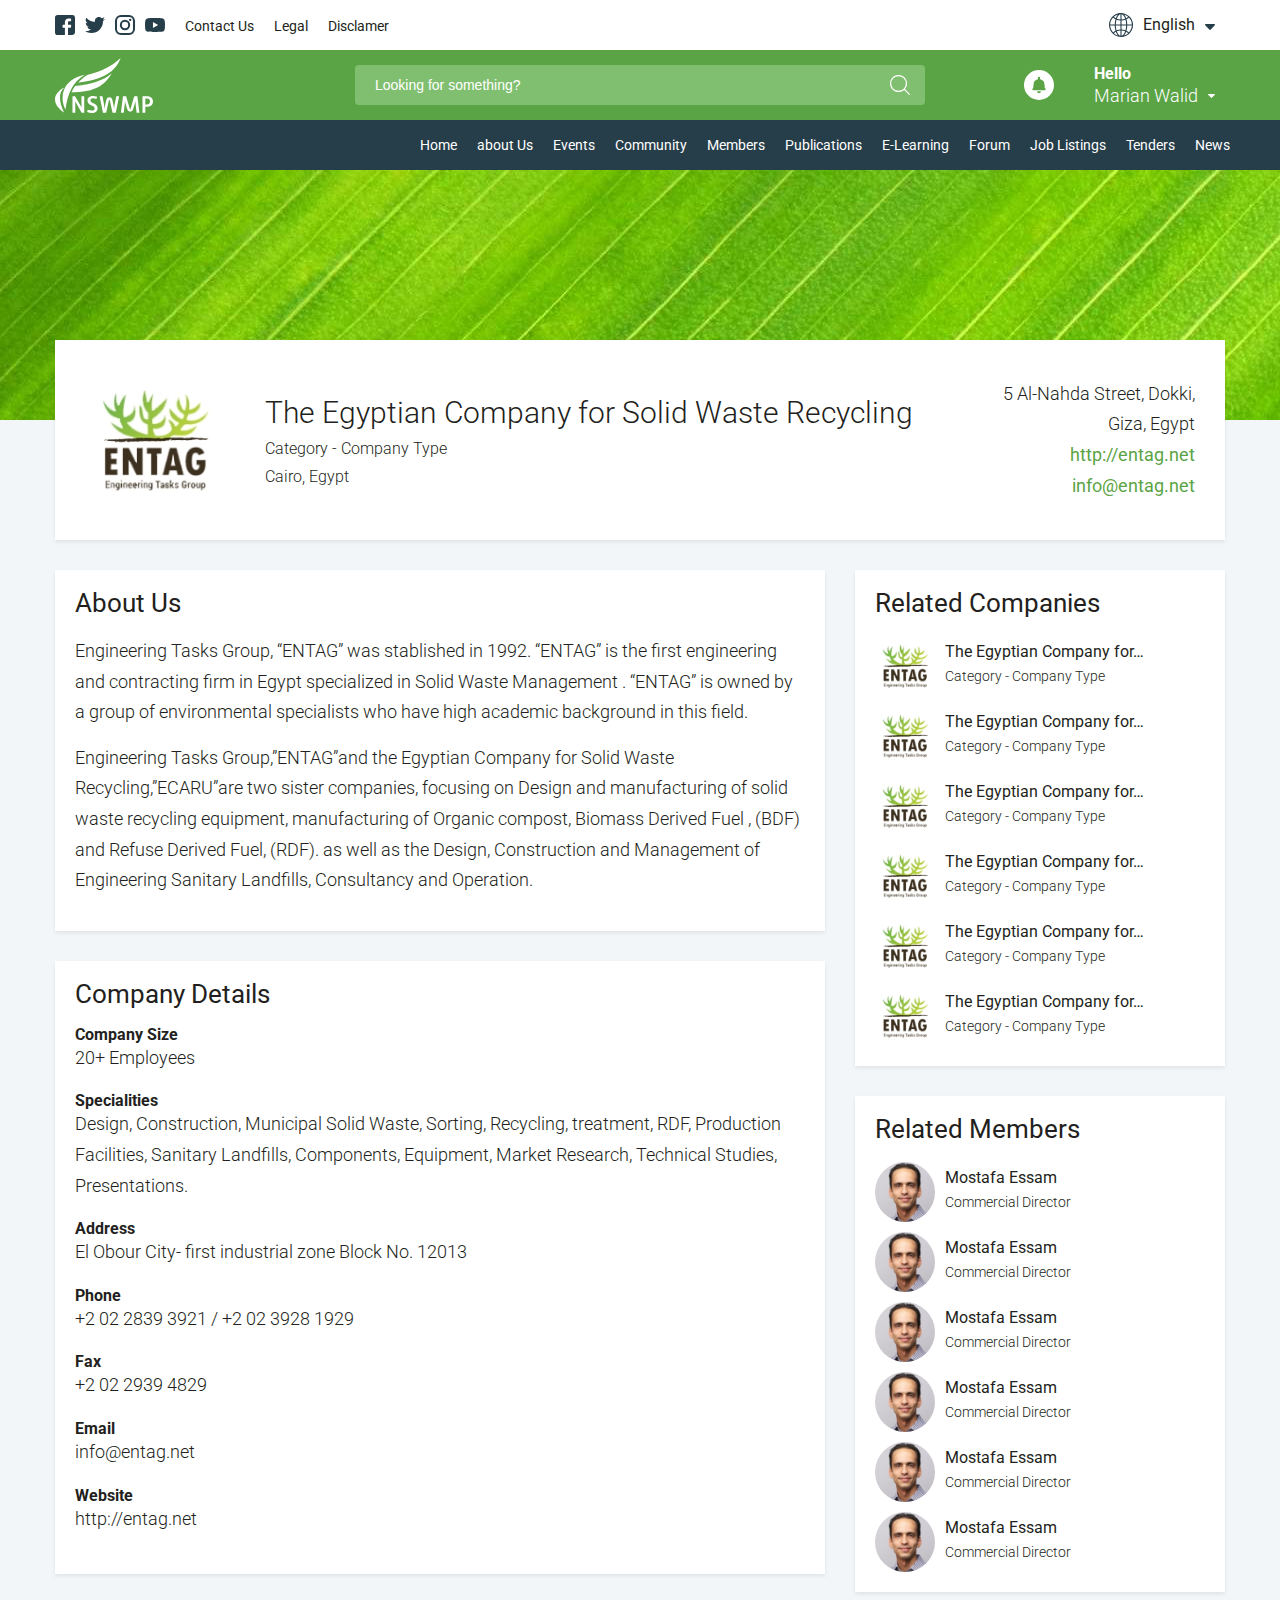
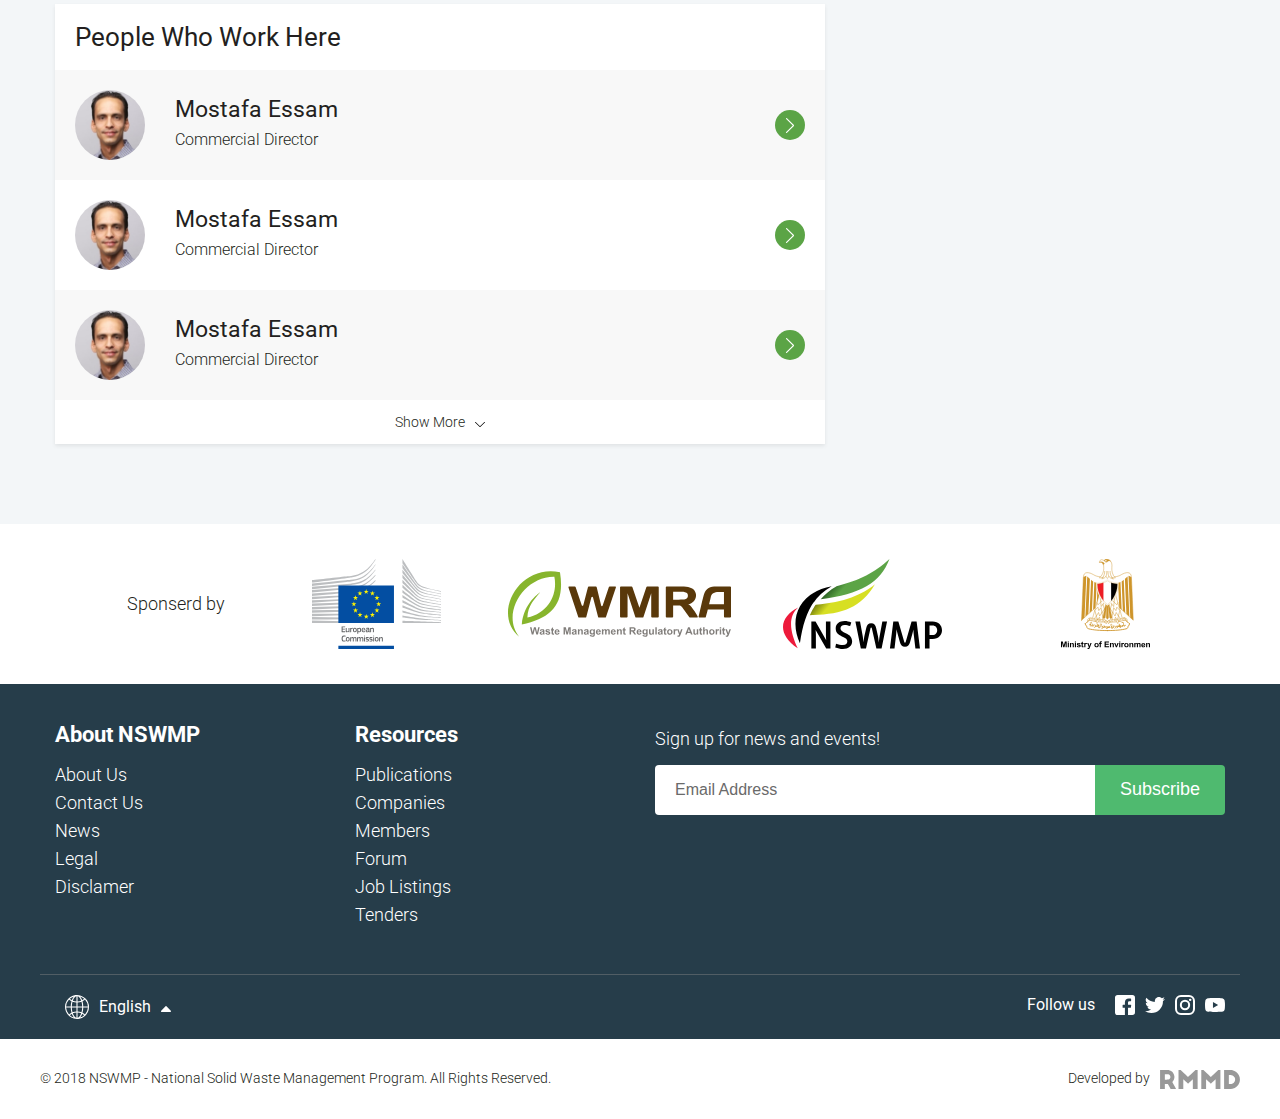
<file: index.html>
<!DOCTYPE html>
<html lang="en">

<head>
    <meta charset="UTF-8">
    <meta name="robots" content="index, follow">
    <meta name="format-detection" content="telephone=no">
    <meta name="viewport" content="width=device-width, user-scalable=no, initial-scale=1.0, maximum-scale=1.0, minimum-scale=1.0">
    <meta name="description" content="GIZ Website">

    <title>GIZ</title>

    <link rel="shortcut icon" href="images/favicon.png" type="image/x-icon">
    <link rel="apple-touch-icon" href="touch-icon-iphone.png">
    <link rel="apple-touch-icon" sizes="76x76" href="touch-icon-ipad.png">
    <link rel="apple-touch-icon" sizes="120x120" href="touch-icon-iphone-retina.png">
    <link rel="apple-touch-icon" sizes="152x152" href="touch-icon-ipad-retina.png">

    
    
    <link rel="stylesheet" href="css/app-min.css">
    
    
    <!--[if lt IE 9]>
    <script src="https://oss.maxcdn.com/html5shiv/3.7.2/html5shiv.min.js"></script>
    <script src="https://oss.maxcdn.com/respond/1.4.2/respond.min.js"></script>
    <![endif]-->
    <!--[if lt IE 10]>
    <![endif]-->
</head>

<body>
    <div class="globalWrapper">
		<a href="#" class="backToTop"><img src="images/arrow-top-icon.svg" alt="Arrow Image"></a>
	<header class="main-header">
		<div class="top-bar">
			<div class="container">
				<div class="left">
					<ul class="social">
						<li><a href="#"><img src="images/facebook-icon-dark.svg" alt="Social Media Icon"></a></li>
						<li><a href="#"><img src="images/twitter-icon-dark.svg" alt="Social Media Icon"></a></li>
						<li><a href="#"><img src="images/instagram-icon-dark.svg" alt="Social Media Icon"></a></li>
						<li><a href="#"><img src="images/youtube-icon-dark.svg" alt="Social Media Icon"></a></li>
					</ul>
				
					<ul class="links">
						<li><a href="#">Contact Us</a></li>
						<li><a href="#">Legal</a></li>
						<li><a href="#">Disclamer</a></li>
					</ul>
				</div>
				<!-- left -->
			
				<div class="right">
					<div class="language-dropdown">
						<a href="#" class="dropdown-button"><span><img src="images/language-icon-dark.svg" alt="Language Icoin"></span> English</a>
						<ul class="dropdown-content">
							<li class="arabic"><a href="index-rtl.html">عربي</a></li>
							<li><a href="#">English</a></li>
						</ul>
					</div>
				</div>
				<!-- right -->
			</div>
		</div>
		<!-- tob-bar -->

		<div class="middle-bar">
			<div class="container">
				<div class="logo">
					<a href="index.html"><img src="images/nswmp-logo-white.svg" alt="Logo"></a>
				</div>
				<!-- logo -->
			
				<div class="search-bar">
					<form action="#">
						<label>
							<input type="text" placeholder="Looking for something?">
						</label>

						<div>
							<input type="submit" value="">
						</div>
					</form>
				</div>
				<!-- search-bar -->

				<div class="user-actions">
					<div class="notifications">
						<a href="#"><img src="images/notification-icon-light.svg" alt="Notifications Icon"></a>
					</div>

					<div class="user-dropdown">
						<a href="#" class="dropdown-button"><span>Hello</span> Marian Walid</a>
						<ul class="dropdown-content">
							<li><a href="sign-in.html">Sign In</a></li>
							<li><a href="sign-up.html">Sign Up</a></li>
							<li><a href="edit-user-profile.html">Edit Profile</a></li>
							<li><a href="edit-company-profile.html">Edit Company</a></li>
							<li><a href="#">Settings</a></li>
							<li><a href="#">Log out</a></li>
						</ul>
					</div>
				</div>
				<!-- user-actions -->
			</div>
		</div>
		<!-- middle-bar -->

		<nav class="main-nav">
			<div class="container">
				<ul>
					<li><a href="index.html">Home</a></li>
					<li><a href="#">about Us</a></li>
					<li><a href="companies.html">Events</a></li>
					<li><a href="#">Community</a></li>
					<li><a href="members.html">Members</a></li>
					<li><a href="publications.html">Publications</a></li>
					<li><a href="#">E-Learning</a></li>
					<li><a href="forum.html">Forum</a></li>
					<li><a href="#">Job Listings</a></li>
					<li><a href="#">Tenders</a></li>
					<li><a href="newsfeed.html">News</a></li>
				</ul>
			</div>
		</nav>
		<!-- main-nav -->
	</header>
	<!-- main-header -->

	<div class="mobile-header">
		<div class="logo">
			<a href="#"><img src="images/nswmp-logo-white.svg" alt="Logo"></a>
		</div>
		<!-- logo -->

		<a href="#" class="toggle-mobile-nav">
			<span></span>
			<span></span>
			<span></span>
		</a>
	</div>
	<!-- mobile-header -->

	<div class="company-profile page-content-wrapper">
		<div class="page-image" style="background-image: url('images/page-header-bg-1.jpg');">
			<img src="images/page-header-bg-1.jpg" alt="Page Image">
		</div>
		<!-- page-image -->

		<div class="container">
			<section class="company-intro">
				<div class="left">
					<div class="logo">
						<img src="images/entag-logo.jpg" alt="Company Logo">
					</div>

					<div class="meta">
						<h1>The Egyptian Company for Solid Waste Recycling</h1>
						<p>Category - Company Type</p>
						<p>Cairo, Egypt</p>
					</div>
				</div>

				<div class="right">
					<p class="light">5 Al-Nahda Street, Dokki,<br>Giza, Egypt</p>
					<p><a href="#">http://entag.net</a></p>
					<p><a href="#">info@entag.net</a></p>
				</div>
			</section>
			<!-- company-intro -->

			<main>
				<article class="about">
					<h2>About Us</h2>

					<p>Engineering Tasks Group, “ENTAG” was stablished in 1992. “ENTAG” is the first engineering and contracting firm in Egypt specialized in Solid Waste Management . “ENTAG” is owned by a group of environmental specialists who have high academic background in this field.</p>
					<p>Engineering Tasks Group,”ENTAG”and the Egyptian Company for Solid Waste Recycling,”ECARU”are two sister companies, focusing on Design and manufacturing of solid waste recycling equipment, manufacturing of Organic compost, Biomass Derived Fuel , (BDF) and Refuse Derived Fuel, (RDF). as well as the Design, Construction and  Management of Engineering Sanitary Landfills, Consultancy and Operation.</p>
				</article>
				<!-- abtou -->

				<article class="details">
					<h2>Company Details</h2>

					<ul>
						<li>
							<h4>Company Size</h4>
							<p>20+ Employees</p>
						</li>

						<li>
							<h4>Specialities</h4>
							<p>Design, Construction, Municipal Solid Waste, Sorting, Recycling, treatment, RDF, Production Facilities, Sanitary Landfills, Components, Equipment, Market Research, Technical Studies, Presentations.</p>
						</li>

						<li>
							<h4>Address</h4>
							<p>El Obour City- first industrial zone Block No. 12013</p>
						</li>

						<li>
							<h4>Phone</h4>
							<p>+2 02 2839 3921 / +2 02 3928 1929</p>
						</li>

						<li>
							<h4>Fax</h4>
							<p>+2 02 2939 4829</p>
						</li>

						<li>
							<h4>Email</h4>
							<p>info@entag.net</p>
						</li>

						<li>
							<h4>Website</h4>
							<p><a href="#">http://entag.net</a></p>
						</li>
					</ul>
				</article>
				<!-- details -->

				<article class="employees">
					<h2>People Who Work Here</h2>

					<ul>
						<li>
							<a href="#">
								<div class="image">
									<img src="images/avatar-1.jpg" alt="Member Image">
								</div>
							
								<div class="info">
									<h4>Mostafa Essam</h4>
									<p>Commercial Director</p>
								</div>

								<div class="cta">
									<img src="images/arrow-right-light.svg" alt="Arrow Right">
								</div>
							</a>
						</li>

						<li>
							<a href="#">
								<div class="image">
									<img src="images/avatar-1.jpg" alt="Member Image">
								</div>
							
								<div class="info">
									<h4>Mostafa Essam</h4>
									<p>Commercial Director</p>
								</div>

								<div class="cta">
									<img src="images/arrow-right-light.svg" alt="Arrow Right">
								</div>
							</a>
						</li>

						<li>
							<a href="#">
								<div class="image">
									<img src="images/avatar-1.jpg" alt="Member Image">
								</div>
							
								<div class="info">
									<h4>Mostafa Essam</h4>
									<p>Commercial Director</p>
								</div>

								<div class="cta">
									<img src="images/arrow-right-light.svg" alt="Arrow Right">
								</div>
							</a>
						</li>
					</ul>

					<div class="show-more">
						<a href="#">Show More</a>
					</div>
				</article>
				<!-- employees -->
			</main>
			<!-- main -->

			<aside>
				<section class="related-companies">
					<h2>Related Companies</h2>

					<ul>
						<li>
							<a href="#">
								<div class="image">
									<img src="images/entag-logo.jpg" alt="Member Image">
								</div>
							
								<div class="info">
									<h4>The Egyptian Company for…</h4>
									<p>Category - Company Type</p>
								</div>
							</a>
						</li>

						<li>
							<a href="#">
								<div class="image">
									<img src="images/entag-logo.jpg" alt="Member Image">
								</div>
							
								<div class="info">
									<h4>The Egyptian Company for…</h4>
									<p>Category - Company Type</p>
								</div>
							</a>
						</li>

						<li>
							<a href="#">
								<div class="image">
									<img src="images/entag-logo.jpg" alt="Member Image">
								</div>
							
								<div class="info">
									<h4>The Egyptian Company for…</h4>
									<p>Category - Company Type</p>
								</div>
							</a>
						</li>

						<li>
							<a href="#">
								<div class="image">
									<img src="images/entag-logo.jpg" alt="Member Image">
								</div>
							
								<div class="info">
									<h4>The Egyptian Company for…</h4>
									<p>Category - Company Type</p>
								</div>
							</a>
						</li>

						<li>
							<a href="#">
								<div class="image">
									<img src="images/entag-logo.jpg" alt="Member Image">
								</div>
							
								<div class="info">
									<h4>The Egyptian Company for…</h4>
									<p>Category - Company Type</p>
								</div>
							</a>
						</li>

						<li>
							<a href="#">
								<div class="image">
									<img src="images/entag-logo.jpg" alt="Member Image">
								</div>
							
								<div class="info">
									<h4>The Egyptian Company for…</h4>
									<p>Category - Company Type</p>
								</div>
							</a>
						</li>
					</ul>
				</section>
				<!-- related-companies -->

				<section class="related-members">
					<h2>Related Members</h2>

					<ul>
						<li>
							<a href="user-profile.html">
								<div class="image">
									<img src="images/avatar-1.jpg" alt="Member Image">
								</div>
							
								<div class="info">
									<h4>Mostafa Essam</h4>
									<p>Commercial Director</p>
								</div>
							</a>
						</li>

						<li>
							<a href="user-profile.html">
								<div class="image">
									<img src="images/avatar-1.jpg" alt="Member Image">
								</div>
							
								<div class="info">
									<h4>Mostafa Essam</h4>
									<p>Commercial Director</p>
								</div>
							</a>
						</li>

						<li>
							<a href="user-profile.html">
								<div class="image">
									<img src="images/avatar-1.jpg" alt="Member Image">
								</div>
							
								<div class="info">
									<h4>Mostafa Essam</h4>
									<p>Commercial Director</p>
								</div>
							</a>
						</li>

						<li>
							<a href="user-profile.html">
								<div class="image">
									<img src="images/avatar-1.jpg" alt="Member Image">
								</div>
							
								<div class="info">
									<h4>Mostafa Essam</h4>
									<p>Commercial Director</p>
								</div>
							</a>
						</li>

						<li>
							<a href="user-profile.html">
								<div class="image">
									<img src="images/avatar-1.jpg" alt="Member Image">
								</div>
							
								<div class="info">
									<h4>Mostafa Essam</h4>
									<p>Commercial Director</p>
								</div>
							</a>
						</li>

						<li>
							<a href="user-profile.html">
								<div class="image">
									<img src="images/avatar-1.jpg" alt="Member Image">
								</div>
							
								<div class="info">
									<h4>Mostafa Essam</h4>
									<p>Commercial Director</p>
								</div>
							</a>
						</li>
					</ul>
				</section>
				<!-- related-members -->
			</aside>
			<!-- aside -->
		</div>
	</div>
	<!-- company-profile -->
	<footer class="main-footer">
		<div class="sponsers">
			<div class="container">
				<div class="title">
					<h2>Sponserd by</h2>
				</div>

				<ul class="sponsers-slider">
					<li><a href="#"><img src="images/european-logo.svg" alt="Sponser Logo"></a></li>
					<li><a href="#"><img src="images/wmra-logo.svg" alt="Sponser Logo"></a></li>
					<li><a href="#"><img src="images/nswmp-logo-color.svg" alt="Sponser Logo"></a></li>
					<li><a href="#"><img src="images/ministry-logo-en.svg" alt="Sponser Logo"></a></li>
					<li class="small"><a href="#"><img src="images/kfw-logo.svg" alt="Sponser Logo"></a></li>
					<li><a href="#"><img src="images/seco-logo.svg" alt="Sponser Logo"></a></li>
					<li><a href="#"><img src="images/giz-logo-en.svg" alt="Sponser Logo"></a></li>
				</ul>
				<!-- sponsers-slider -->
			</div>
		</div>
		<!-- sponsers -->

		<div class="middle-footer">
			<div class="container">
				<div class="left">
					<h3>About NSWMP</h3>

					<ul>
						<li><a href="#">About Us</a></li>
						<li><a href="#">Contact Us</a></li>
						<li><a href="#">News</a></li>
						<li><a href="#">Legal</a></li>
						<li><a href="#">Disclamer</a></li>
					</ul>
				</div>

				<div class="middle">
					<h3>Resources</h3>

					<ul>
						<li><a href="#">Publications</a></li>
						<li><a href="#">Companies</a></li>
						<li><a href="#">Members</a></li>
						<li><a href="#">Forum</a></li>
						<li><a href="#">Job Listings</a></li>
						<li><a href="#">Tenders</a></li>
					</ul>
				</div>

				<div class="right">
					<p>Sign up for news and events!</p>
				
					<form action="#">
						<label>
							<input type="text" placeholder="Email Address">
						</label>

						<div>
							<input type="submit" value="Subscribe">
						</div>
					</form>
				</div>

				<div class="bottom">
					<div class="left">
						<div class="language-dropdown">
							<a href="#" class="dropdown-button"><span><img src="images/language-icon-light.svg" alt="Language Icoin"></span> English</a>
							<ul class="dropdown-content">
								<li class="arabic"><a href="#">عربي</a></li>
								<li><a href="#">English</a></li>
							</ul>
						</div>
					</div>
					<!-- left -->

					<div class="right">
						<h3>Follow us</h3>

						<ul class="social">
							<li><a href="#"><img src="images/facebook-icon-light.svg" alt="Social Media Icon"></a></li>
							<li><a href="#"><img src="images/twitter-icon-light.svg" alt="Social Media Icon"></a></li>
							<li><a href="#"><img src="images/instagram-icon-light.svg" alt="Social Media Icon"></a></li>
							<li><a href="#"><img src="images/youtube-icon-light.svg" alt="Social Media Icon"></a></li>
						</ul>
					</div>
				</div>
			</div>
		</div>
		<!-- middle-footer -->

		<div class="copyrights">
			<div class="container">
				<p>&copy; 2018 NSWMP - National Solid Waste Management Program. All Rights Reserved.</p>
				<div class="company">
					<p><span>Developed by</span><a href="#"><img src="images/rmmd-logo.svg" alt="RMMD Logo"></a></p>
				</div>
				<!-- company -->
			</div>
		</div>
		<!-- copyrights -->
	</footer>
	<!-- main-footer -->
    </div>
    <!-- globalWrapper -->
    
    <script src="https://ajax.googleapis.com/ajax/libs/jquery/2.2.4/jquery.min.js"></script>
    
    <script src="js/script.js" type="text/javascript"></script>
    <script src="js/custom-script.js" type="text/javascript"></script>
</body>

</html>
</file>
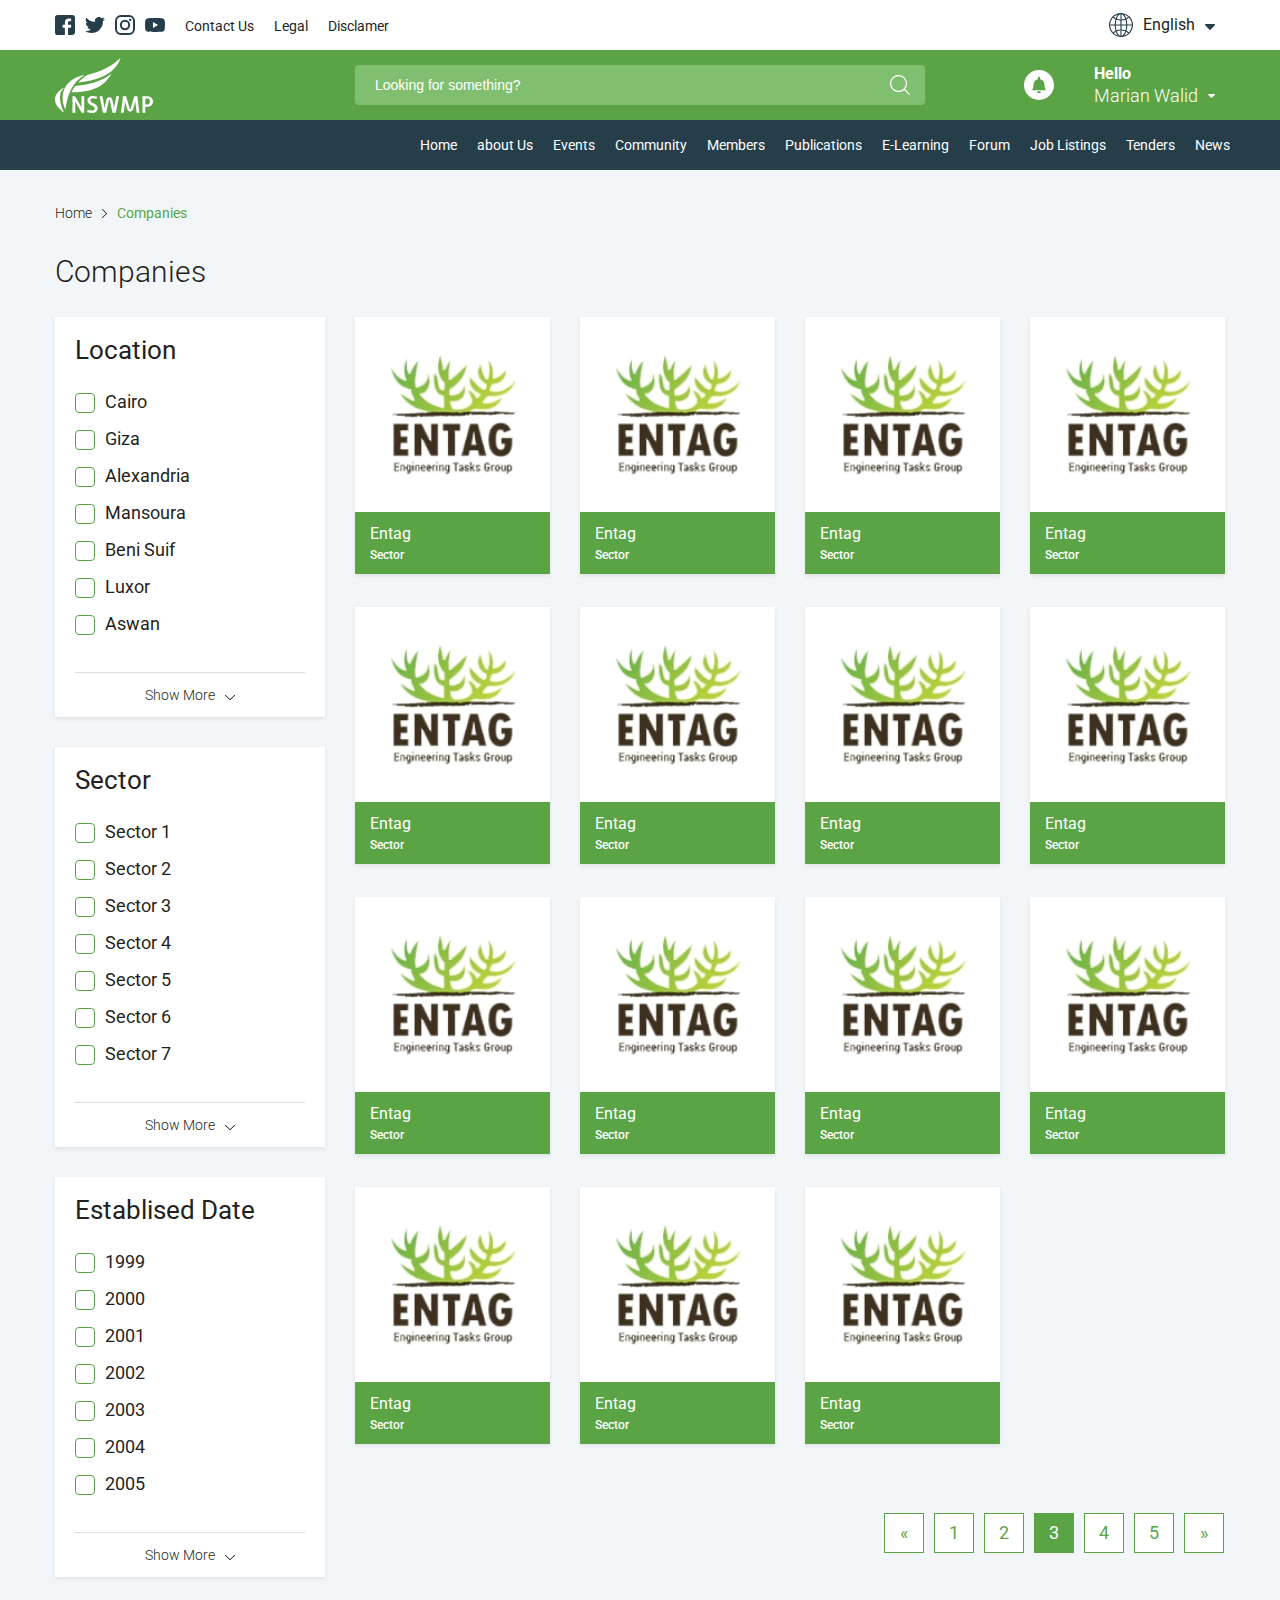
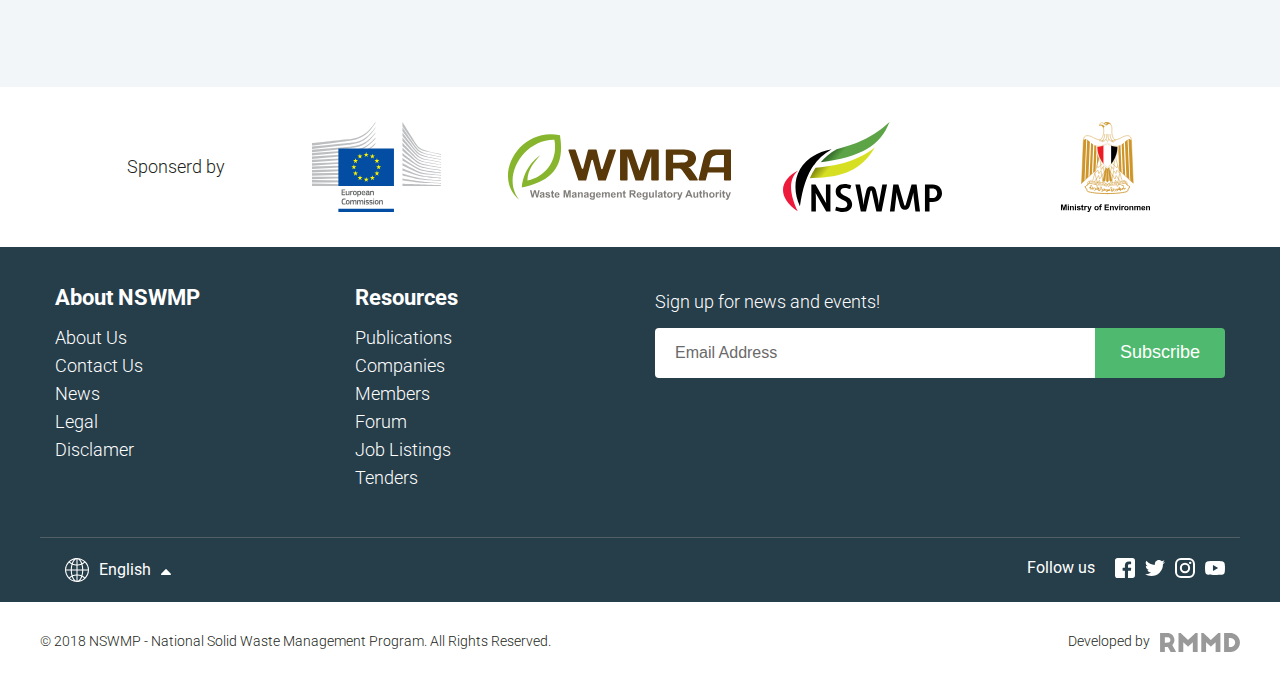
<file: companies.html>
<!DOCTYPE html>
<html lang="en">

<head>
    <meta charset="UTF-8">
    <meta name="robots" content="index, follow">
    <meta name="format-detection" content="telephone=no">
    <meta name="viewport" content="width=device-width, user-scalable=no, initial-scale=1.0, maximum-scale=1.0, minimum-scale=1.0">
    <meta name="description" content="GIZ Website">

    <title>GIZ</title>

    <link rel="shortcut icon" href="images/favicon.png" type="image/x-icon">
    <link rel="apple-touch-icon" href="touch-icon-iphone.png">
    <link rel="apple-touch-icon" sizes="76x76" href="touch-icon-ipad.png">
    <link rel="apple-touch-icon" sizes="120x120" href="touch-icon-iphone-retina.png">
    <link rel="apple-touch-icon" sizes="152x152" href="touch-icon-ipad-retina.png">

    
    
    <link rel="stylesheet" href="css/app-min.css">
    
    
    <!--[if lt IE 9]>
    <script src="https://oss.maxcdn.com/html5shiv/3.7.2/html5shiv.min.js"></script>
    <script src="https://oss.maxcdn.com/respond/1.4.2/respond.min.js"></script>
    <![endif]-->
    <!--[if lt IE 10]>
    <![endif]-->
</head>

<body>
    <div class="globalWrapper">
		<a href="#" class="backToTop"><img src="images/arrow-top-icon.svg" alt="Arrow Image"></a>
	<header class="main-header">
		<div class="top-bar">
			<div class="container">
				<div class="left">
					<ul class="social">
						<li><a href="#"><img src="images/facebook-icon-dark.svg" alt="Social Media Icon"></a></li>
						<li><a href="#"><img src="images/twitter-icon-dark.svg" alt="Social Media Icon"></a></li>
						<li><a href="#"><img src="images/instagram-icon-dark.svg" alt="Social Media Icon"></a></li>
						<li><a href="#"><img src="images/youtube-icon-dark.svg" alt="Social Media Icon"></a></li>
					</ul>
				
					<ul class="links">
						<li><a href="#">Contact Us</a></li>
						<li><a href="#">Legal</a></li>
						<li><a href="#">Disclamer</a></li>
					</ul>
				</div>
				<!-- left -->
			
				<div class="right">
					<div class="language-dropdown">
						<a href="#" class="dropdown-button"><span><img src="images/language-icon-dark.svg" alt="Language Icoin"></span> English</a>
						<ul class="dropdown-content">
							<li class="arabic"><a href="index-rtl.html">عربي</a></li>
							<li><a href="#">English</a></li>
						</ul>
					</div>
				</div>
				<!-- right -->
			</div>
		</div>
		<!-- tob-bar -->

		<div class="middle-bar">
			<div class="container">
				<div class="logo">
					<a href="index.html"><img src="images/nswmp-logo-white.svg" alt="Logo"></a>
				</div>
				<!-- logo -->
			
				<div class="search-bar">
					<form action="#">
						<label>
							<input type="text" placeholder="Looking for something?">
						</label>

						<div>
							<input type="submit" value="">
						</div>
					</form>
				</div>
				<!-- search-bar -->

				<div class="user-actions">
					<div class="notifications">
						<a href="#"><img src="images/notification-icon-light.svg" alt="Notifications Icon"></a>
					</div>

					<div class="user-dropdown">
						<a href="#" class="dropdown-button"><span>Hello</span> Marian Walid</a>
						<ul class="dropdown-content">
							<li><a href="sign-in.html">Sign In</a></li>
							<li><a href="sign-up.html">Sign Up</a></li>
							<li><a href="edit-user-profile.html">Edit Profile</a></li>
							<li><a href="edit-company-profile.html">Edit Company</a></li>
							<li><a href="#">Settings</a></li>
							<li><a href="#">Log out</a></li>
						</ul>
					</div>
				</div>
				<!-- user-actions -->
			</div>
		</div>
		<!-- middle-bar -->

		<nav class="main-nav">
			<div class="container">
				<ul>
					<li><a href="index.html">Home</a></li>
					<li><a href="#">about Us</a></li>
					<li><a href="companies.html">Events</a></li>
					<li><a href="#">Community</a></li>
					<li><a href="members.html">Members</a></li>
					<li><a href="publications.html">Publications</a></li>
					<li><a href="#">E-Learning</a></li>
					<li><a href="forum.html">Forum</a></li>
					<li><a href="#">Job Listings</a></li>
					<li><a href="#">Tenders</a></li>
					<li><a href="newsfeed.html">News</a></li>
				</ul>
			</div>
		</nav>
		<!-- main-nav -->
	</header>
	<!-- main-header -->

	<div class="mobile-header">
		<div class="logo">
			<a href="#"><img src="images/nswmp-logo-white.svg" alt="Logo"></a>
		</div>
		<!-- logo -->

		<a href="#" class="toggle-mobile-nav">
			<span></span>
			<span></span>
			<span></span>
		</a>
	</div>
	<!-- mobile-header -->

	<div class="companies-page page-content-wrapper">
		<div class="container">
			<ul class="breadcrumbs">
				<li><a href="#">Home</a></li>
				<li>Companies</li>
			</ul>
			<!-- breadcrumbs -->

			<h1 class="page-title">
				Companies
			</h1>
			<!-- page-title -->
		
			<aside class="companies-filter">
				<div class="location filter">
					<h2>Location</h2>

					<label class="checkbox-check">
						<input type="checkbox" value=".cairo">
						<span class="check-mark"></span>
						<i>Cairo</i>
					</label>

					<label class="checkbox-check">
						<input type="checkbox" value=".giza">
						<span class="check-mark"></span>
						<i>Giza</i>
					</label>

					<label class="checkbox-check">
						<input type="checkbox" value=".alexandria">
						<span class="check-mark"></span>
						<i>Alexandria</i>
					</label>

					<label class="checkbox-check">
						<input type="checkbox" value=".mansoura">
						<span class="check-mark"></span>
						<i>Mansoura</i>
					</label>

					<label class="checkbox-check">
						<input type="checkbox" value=".beni-suif">
						<span class="check-mark"></span>
						<i>Beni Suif</i>
					</label>

					<label class="checkbox-check">
						<input type="checkbox" value=".luxor">
						<span class="check-mark"></span>
						<i>Luxor</i>
					</label>

					<label class="checkbox-check">
						<input type="checkbox" value=".aswan">
						<span class="check-mark"></span>
						<i>Aswan</i>
					</label>

					<label class="checkbox-check">
						<input type="checkbox" value=".menia">
						<span class="check-mark"></span>
						<i>Menia</i>
					</label>

					<div class="show-more">
						<a href="#">Show More</a>
					</div>
				</div>
				<!-- location -->

				<div class="sector filter">
					<h2>Sector</h2>
					<label class="checkbox-check">
						<input type="checkbox" value=".sector-1">
						<span class="check-mark"></span>
						<i>Sector 1</i>
					</label>
					<label class="checkbox-check">
						<input type="checkbox" value=".sector-2">
						<span class="check-mark"></span>
						<i>Sector 2</i>
					</label>
					<label class="checkbox-check">
						<input type="checkbox" value=".sector-3">
						<span class="check-mark"></span>
						<i>Sector 3</i>
					</label>
					<label class="checkbox-check">
						<input type="checkbox" value=".sector-4">
						<span class="check-mark"></span>
						<i>Sector 4</i>
					</label>
					<label class="checkbox-check">
						<input type="checkbox" value=".sector-5">
						<span class="check-mark"></span>
						<i>Sector 5</i>
					</label>
					<label class="checkbox-check">
						<input type="checkbox" value=".sector-6">
						<span class="check-mark"></span>
						<i>Sector 6</i>
					</label>
					<label class="checkbox-check">
						<input type="checkbox" value=".sector-7">
						<span class="check-mark"></span>
						<i>Sector 7</i>
					</label>
					<label class="checkbox-check">
						<input type="checkbox" value=".sector-8">
						<span class="check-mark"></span>
						<i>Sector 8</i>
					</label>

					<div class="show-more">
						<a href="#">Show More</a>
					</div>
				</div>
				<!-- sector -->

				<div class="date filter">
					<h2>Establised Date</h2>
					<label class="checkbox-check">
						<input type="checkbox" value=".1999">
						<span class="check-mark"></span>
						<i>1999</i>
					</label>
					<label class="checkbox-check">
						<input type="checkbox" value=".2000">
						<span class="check-mark"></span>
						<i>2000</i>
					</label>
					<label class="checkbox-check">
						<input type="checkbox" value=".2001">
						<span class="check-mark"></span>
						<i>2001</i>
					</label>
					<label class="checkbox-check">
						<input type="checkbox" value=".2002">
						<span class="check-mark"></span>
						<i>2002</i>
					</label>
					<label class="checkbox-check">
						<input type="checkbox" value=".2003">
						<span class="check-mark"></span>
						<i>2003</i>
					</label>
					<label class="checkbox-check">
						<input type="checkbox" value=".2004">
						<span class="check-mark"></span>
						<i>2004</i>
					</label>
					<label class="checkbox-check">
						<input type="checkbox" value=".2005">
						<span class="check-mark"></span>
						<i>2005</i>
					</label>
					<label class="checkbox-check">
						<input type="checkbox" value=".2006">
						<span class="check-mark"></span>
						<i>2006</i>
					</label>
					<label class="checkbox-check">
						<input type="checkbox" value=".2007">
						<span class="check-mark"></span>
						<i>2007</i>
					</label>
					<label class="checkbox-check">
						<input type="checkbox" value=".2008">
						<span class="check-mark"></span>
						<i>2008</i>
					</label>

					<div class="show-more">
						<a href="#">Show More</a>
					</div>
				</div>
				<!-- date -->
			</aside>
			<!-- aside -->

			<main>
				<ul class="companies-list">
					<li class="giza sector-2 2005">
						<a href="index.html">
							<div class="company-photo">
								<figure style="background-image: url('images/entag-logo.jpg')">
									<img src="images/entag-logo.jpg" alt="Company Image">
								</figure>
							</div>
							<div class="company-info">
								<h3>Entag</h3>
								<p>Sector</p>
							</div>
						</a>
					</li>

					<li class="cairo sector-1 2000">
						<a href="index.html">
							<div class="company-photo">
								<figure style="background-image: url('images/entag-logo.jpg')">
									<img src="images/entag-logo.jpg" alt="Company Image">
								</figure>
							</div>
							<div class="company-info">
								<h3>Entag</h3>
								<p>Sector</p>
							</div>
						</a>
					</li>

					<li class="mansoura sector-3 1999">
						<a href="index.html">
							<div class="company-photo">
								<figure style="background-image: url('images/entag-logo.jpg')">
									<img src="images/entag-logo.jpg" alt="Company Image">
								</figure>
							</div>
							<div class="company-info">
								<h3>Entag</h3>
								<p>Sector</p>
							</div>
						</a>
					</li>

					<li class="luxor sector-5 2006">
						<a href="index.html">
							<div class="company-photo">
								<figure style="background-image: url('images/entag-logo.jpg')">
									<img src="images/entag-logo.jpg" alt="Company Image">
								</figure>
							</div>
							<div class="company-info">
								<h3>Entag</h3>
								<p>Sector</p>
							</div>
						</a>
					</li>

					<li class="aswan sector-7 2003">
						<a href="index.html">
							<div class="company-photo">
								<figure style="background-image: url('images/entag-logo.jpg')">
									<img src="images/entag-logo.jpg" alt="Company Image">
								</figure>
							</div>
							<div class="company-info">
								<h3>Entag</h3>
								<p>Sector</p>
							</div>
						</a>
					</li>

					<li class="giza sector-2 2005">
						<a href="index.html">
							<div class="company-photo">
								<figure style="background-image: url('images/entag-logo.jpg')">
									<img src="images/entag-logo.jpg" alt="Company Image">
								</figure>
							</div>
							<div class="company-info">
								<h3>Entag</h3>
								<p>Sector</p>
							</div>
						</a>
					</li>

					<li class="cairo sector-1 2000">
						<a href="index.html">
							<div class="company-photo">
								<figure style="background-image: url('images/entag-logo.jpg')">
									<img src="images/entag-logo.jpg" alt="Company Image">
								</figure>
							</div>
							<div class="company-info">
								<h3>Entag</h3>
								<p>Sector</p>
							</div>
						</a>
					</li>

					<li class="mansoura sector-3 1999">
						<a href="index.html">
							<div class="company-photo">
								<figure style="background-image: url('images/entag-logo.jpg')">
									<img src="images/entag-logo.jpg" alt="Company Image">
								</figure>
							</div>
							<div class="company-info">
								<h3>Entag</h3>
								<p>Sector</p>
							</div>
						</a>
					</li>

					<li class="luxor sector-5 2006">
						<a href="index.html">
							<div class="company-photo">
								<figure style="background-image: url('images/entag-logo.jpg')">
									<img src="images/entag-logo.jpg" alt="Company Image">
								</figure>
							</div>
							<div class="company-info">
								<h3>Entag</h3>
								<p>Sector</p>
							</div>
						</a>
					</li>

					<li class="aswan sector-7 2003">
						<a href="index.html">
							<div class="company-photo">
								<figure style="background-image: url('images/entag-logo.jpg')">
									<img src="images/entag-logo.jpg" alt="Company Image">
								</figure>
							</div>
							<div class="company-info">
								<h3>Entag</h3>
								<p>Sector</p>
							</div>
						</a>
					</li>

					<li class="giza sector-2 2005">
						<a href="index.html">
							<div class="company-photo">
								<figure style="background-image: url('images/entag-logo.jpg')">
									<img src="images/entag-logo.jpg" alt="Company Image">
								</figure>
							</div>
							<div class="company-info">
								<h3>Entag</h3>
								<p>Sector</p>
							</div>
						</a>
					</li>

					<li class="cairo sector-1 2000">
						<a href="index.html">
							<div class="company-photo">
								<figure style="background-image: url('images/entag-logo.jpg')">
									<img src="images/entag-logo.jpg" alt="Company Image">
								</figure>
							</div>
							<div class="company-info">
								<h3>Entag</h3>
								<p>Sector</p>
							</div>
						</a>
					</li>

					<li class="mansoura sector-3 1999">
						<a href="index.html">
							<div class="company-photo">
								<figure style="background-image: url('images/entag-logo.jpg')">
									<img src="images/entag-logo.jpg" alt="Company Image">
								</figure>
							</div>
							<div class="company-info">
								<h3>Entag</h3>
								<p>Sector</p>
							</div>
						</a>
					</li>

					<li class="luxor sector-5 2006">
						<a href="index.html">
							<div class="company-photo">
								<figure style="background-image: url('images/entag-logo.jpg')">
									<img src="images/entag-logo.jpg" alt="Company Image">
								</figure>
							</div>
							<div class="company-info">
								<h3>Entag</h3>
								<p>Sector</p>
							</div>
						</a>
					</li>

					<li class="aswan sector-7 2003">
						<a href="index.html">
							<div class="company-photo">
								<figure style="background-image: url('images/entag-logo.jpg')">
									<img src="images/entag-logo.jpg" alt="Company Image">
								</figure>
							</div>
							<div class="company-info">
								<h3>Entag</h3>
								<p>Sector</p>
							</div>
						</a>
					</li>
				</ul>
				<!-- companies-list -->

				<div class="pagniation">
					<ul>
						<li><a href="#">&laquo;</a></li>
						<li><a href="#">1</a></li>
						<li><a href="#">2</a></li>
						<li class="active"><a href="#">3</a></li>
						<li><a href="#">4</a></li>
						<li><a href="#">5</a></li>
						<li><a href="#">&raquo;</a></li>
					</ul>
				</div>
			</main>
			<!-- main -->
		</div>
	</div>
	<!-- companies-page -->
	<footer class="main-footer">
		<div class="sponsers">
			<div class="container">
				<div class="title">
					<h2>Sponserd by</h2>
				</div>

				<ul class="sponsers-slider">
					<li><a href="#"><img src="images/european-logo.svg" alt="Sponser Logo"></a></li>
					<li><a href="#"><img src="images/wmra-logo.svg" alt="Sponser Logo"></a></li>
					<li><a href="#"><img src="images/nswmp-logo-color.svg" alt="Sponser Logo"></a></li>
					<li><a href="#"><img src="images/ministry-logo-en.svg" alt="Sponser Logo"></a></li>
					<li class="small"><a href="#"><img src="images/kfw-logo.svg" alt="Sponser Logo"></a></li>
					<li><a href="#"><img src="images/seco-logo.svg" alt="Sponser Logo"></a></li>
					<li><a href="#"><img src="images/giz-logo-en.svg" alt="Sponser Logo"></a></li>
				</ul>
				<!-- sponsers-slider -->
			</div>
		</div>
		<!-- sponsers -->

		<div class="middle-footer">
			<div class="container">
				<div class="left">
					<h3>About NSWMP</h3>

					<ul>
						<li><a href="#">About Us</a></li>
						<li><a href="#">Contact Us</a></li>
						<li><a href="#">News</a></li>
						<li><a href="#">Legal</a></li>
						<li><a href="#">Disclamer</a></li>
					</ul>
				</div>

				<div class="middle">
					<h3>Resources</h3>

					<ul>
						<li><a href="#">Publications</a></li>
						<li><a href="#">Companies</a></li>
						<li><a href="#">Members</a></li>
						<li><a href="#">Forum</a></li>
						<li><a href="#">Job Listings</a></li>
						<li><a href="#">Tenders</a></li>
					</ul>
				</div>

				<div class="right">
					<p>Sign up for news and events!</p>
				
					<form action="#">
						<label>
							<input type="text" placeholder="Email Address">
						</label>

						<div>
							<input type="submit" value="Subscribe">
						</div>
					</form>
				</div>

				<div class="bottom">
					<div class="left">
						<div class="language-dropdown">
							<a href="#" class="dropdown-button"><span><img src="images/language-icon-light.svg" alt="Language Icoin"></span> English</a>
							<ul class="dropdown-content">
								<li class="arabic"><a href="#">عربي</a></li>
								<li><a href="#">English</a></li>
							</ul>
						</div>
					</div>
					<!-- left -->

					<div class="right">
						<h3>Follow us</h3>

						<ul class="social">
							<li><a href="#"><img src="images/facebook-icon-light.svg" alt="Social Media Icon"></a></li>
							<li><a href="#"><img src="images/twitter-icon-light.svg" alt="Social Media Icon"></a></li>
							<li><a href="#"><img src="images/instagram-icon-light.svg" alt="Social Media Icon"></a></li>
							<li><a href="#"><img src="images/youtube-icon-light.svg" alt="Social Media Icon"></a></li>
						</ul>
					</div>
				</div>
			</div>
		</div>
		<!-- middle-footer -->

		<div class="copyrights">
			<div class="container">
				<p>&copy; 2018 NSWMP - National Solid Waste Management Program. All Rights Reserved.</p>
				<div class="company">
					<p><span>Developed by</span><a href="#"><img src="images/rmmd-logo.svg" alt="RMMD Logo"></a></p>
				</div>
				<!-- company -->
			</div>
		</div>
		<!-- copyrights -->
	</footer>
	<!-- main-footer -->
    </div>
    <!-- globalWrapper -->
    
    <script src="https://ajax.googleapis.com/ajax/libs/jquery/2.2.4/jquery.min.js"></script>
    
    <script src="js/script.js" type="text/javascript"></script>
    <script src="js/custom-script.js" type="text/javascript"></script>
</body>

</html>
</file>
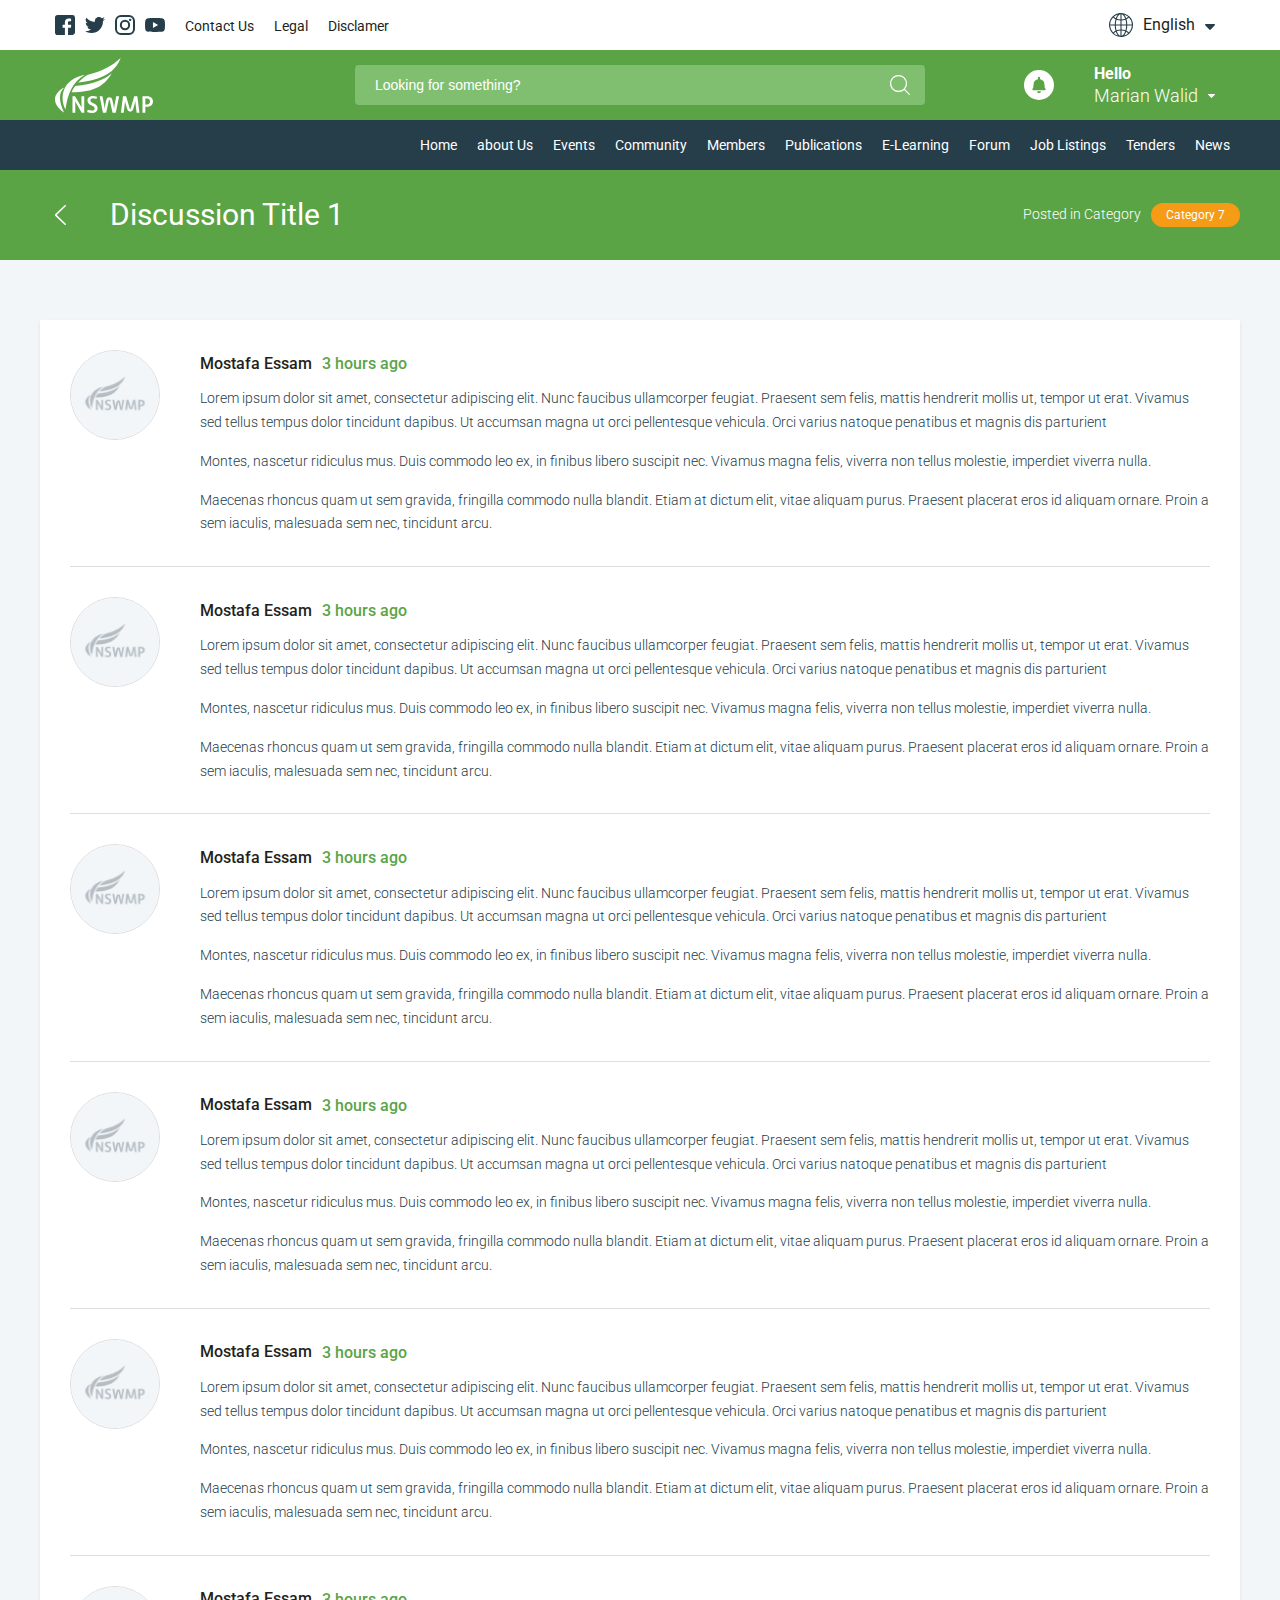
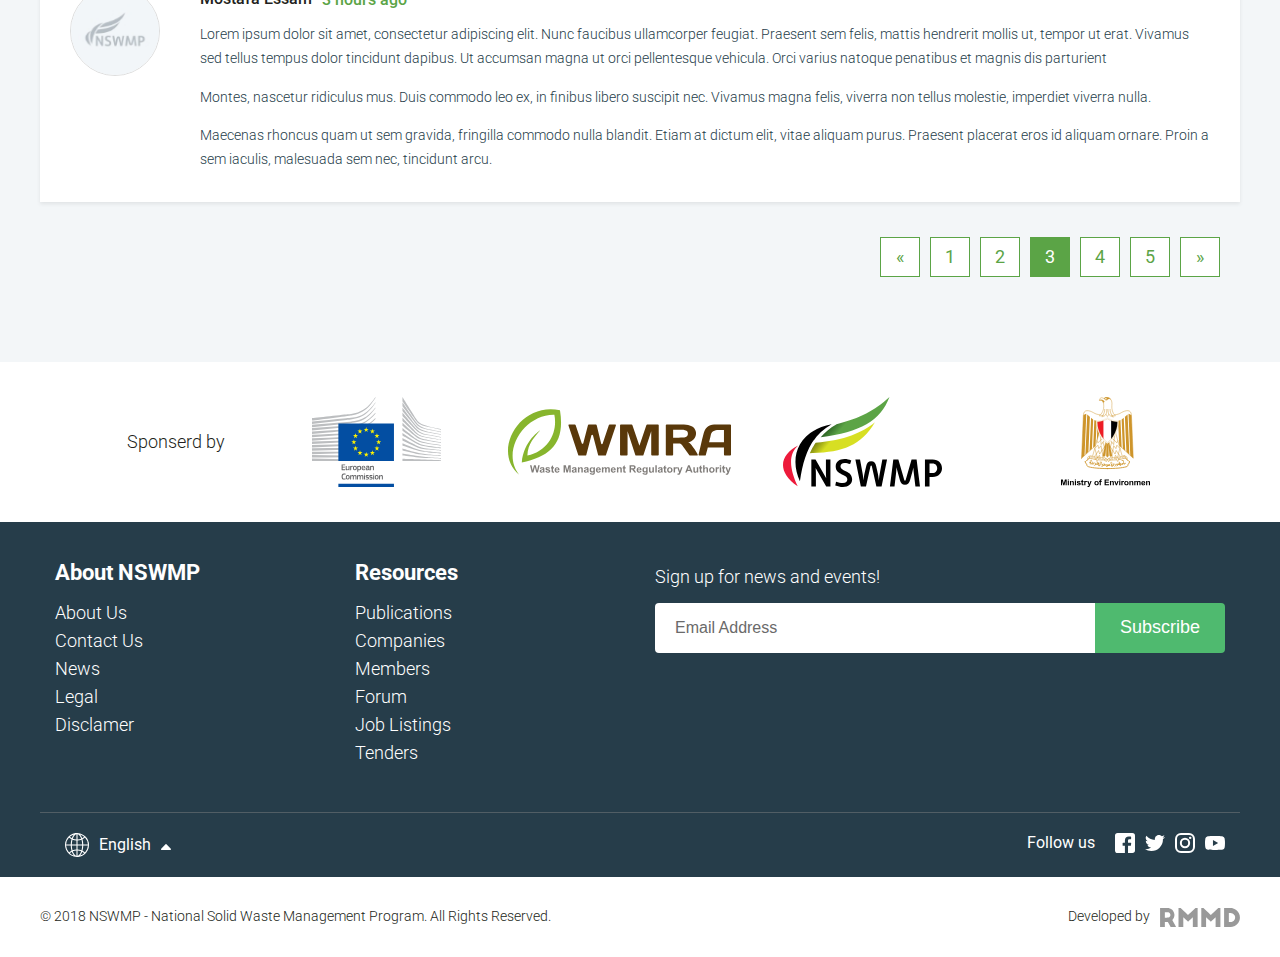
<file: discussion-category.html>
<!DOCTYPE html>
<html lang="en">

<head>
    <meta charset="UTF-8">
    <meta name="robots" content="index, follow">
    <meta name="format-detection" content="telephone=no">
    <meta name="viewport" content="width=device-width, user-scalable=no, initial-scale=1.0, maximum-scale=1.0, minimum-scale=1.0">
    <meta name="description" content="GIZ Website">

    <title>GIZ</title>

    <link rel="shortcut icon" href="images/favicon.png" type="image/x-icon">
    <link rel="apple-touch-icon" href="touch-icon-iphone.png">
    <link rel="apple-touch-icon" sizes="76x76" href="touch-icon-ipad.png">
    <link rel="apple-touch-icon" sizes="120x120" href="touch-icon-iphone-retina.png">
    <link rel="apple-touch-icon" sizes="152x152" href="touch-icon-ipad-retina.png">

    
    
    <link rel="stylesheet" href="css/app-min.css">
    
    
    <!--[if lt IE 9]>
    <script src="https://oss.maxcdn.com/html5shiv/3.7.2/html5shiv.min.js"></script>
    <script src="https://oss.maxcdn.com/respond/1.4.2/respond.min.js"></script>
    <![endif]-->
    <!--[if lt IE 10]>
    <![endif]-->
</head>

<body>
    <div class="globalWrapper">
		<a href="#" class="backToTop"><img src="images/arrow-top-icon.svg" alt="Arrow Image"></a>
	<header class="main-header">
		<div class="top-bar">
			<div class="container">
				<div class="left">
					<ul class="social">
						<li><a href="#"><img src="images/facebook-icon-dark.svg" alt="Social Media Icon"></a></li>
						<li><a href="#"><img src="images/twitter-icon-dark.svg" alt="Social Media Icon"></a></li>
						<li><a href="#"><img src="images/instagram-icon-dark.svg" alt="Social Media Icon"></a></li>
						<li><a href="#"><img src="images/youtube-icon-dark.svg" alt="Social Media Icon"></a></li>
					</ul>
				
					<ul class="links">
						<li><a href="#">Contact Us</a></li>
						<li><a href="#">Legal</a></li>
						<li><a href="#">Disclamer</a></li>
					</ul>
				</div>
				<!-- left -->
			
				<div class="right">
					<div class="language-dropdown">
						<a href="#" class="dropdown-button"><span><img src="images/language-icon-dark.svg" alt="Language Icoin"></span> English</a>
						<ul class="dropdown-content">
							<li class="arabic"><a href="index-rtl.html">عربي</a></li>
							<li><a href="#">English</a></li>
						</ul>
					</div>
				</div>
				<!-- right -->
			</div>
		</div>
		<!-- tob-bar -->

		<div class="middle-bar">
			<div class="container">
				<div class="logo">
					<a href="index.html"><img src="images/nswmp-logo-white.svg" alt="Logo"></a>
				</div>
				<!-- logo -->
			
				<div class="search-bar">
					<form action="#">
						<label>
							<input type="text" placeholder="Looking for something?">
						</label>

						<div>
							<input type="submit" value="">
						</div>
					</form>
				</div>
				<!-- search-bar -->

				<div class="user-actions">
					<div class="notifications">
						<a href="#"><img src="images/notification-icon-light.svg" alt="Notifications Icon"></a>
					</div>

					<div class="user-dropdown">
						<a href="#" class="dropdown-button"><span>Hello</span> Marian Walid</a>
						<ul class="dropdown-content">
							<li><a href="sign-in.html">Sign In</a></li>
							<li><a href="sign-up.html">Sign Up</a></li>
							<li><a href="edit-user-profile.html">Edit Profile</a></li>
							<li><a href="edit-company-profile.html">Edit Company</a></li>
							<li><a href="#">Settings</a></li>
							<li><a href="#">Log out</a></li>
						</ul>
					</div>
				</div>
				<!-- user-actions -->
			</div>
		</div>
		<!-- middle-bar -->

		<nav class="main-nav">
			<div class="container">
				<ul>
					<li><a href="index.html">Home</a></li>
					<li><a href="#">about Us</a></li>
					<li><a href="companies.html">Events</a></li>
					<li><a href="#">Community</a></li>
					<li><a href="members.html">Members</a></li>
					<li><a href="publications.html">Publications</a></li>
					<li><a href="#">E-Learning</a></li>
					<li><a href="forum.html">Forum</a></li>
					<li><a href="#">Job Listings</a></li>
					<li><a href="#">Tenders</a></li>
					<li><a href="newsfeed.html">News</a></li>
				</ul>
			</div>
		</nav>
		<!-- main-nav -->
	</header>
	<!-- main-header -->

	<div class="mobile-header">
		<div class="logo">
			<a href="#"><img src="images/nswmp-logo-white.svg" alt="Logo"></a>
		</div>
		<!-- logo -->

		<a href="#" class="toggle-mobile-nav">
			<span></span>
			<span></span>
			<span></span>
		</a>
	</div>
	<!-- mobile-header -->

	<div class="discussion-category-page page-content-wrapper">
		<div class="discussion-header">
			<div class="container">
				<a href="#" class="back-button">
					<img src="images/left-arrow-light.svg" alt="Left Arrow">
				</a>
				<h1>Discussion Title 1</h1>
				<div class="category">
					<p>Posted in Category</p>
					<a href="#" class="orange">Category 7</a>
				</div>
			</div>
		</div>
		<!-- discussion-header -->

		<div class="container">
			<main>
				<ul class="discussions-list">
					<li>
						<div class="discussion-thumb">
							<figure>
								<a href="discussion-category.html"><img src="images/placeholder-thumb.jpg" alt="Company Image"></a>
							</figure>
						</div>
						<!-- discussion-thumb -->

						<div class="discussion-details">
							<div class="title">
								<h2><a href="discussion-category.html">Mostafa Essam</h2></a>
								<p>3 hours ago</p>
							</div>

							<div class="excerpt">
								<p>Lorem ipsum dolor sit amet, consectetur adipiscing elit. Nunc faucibus ullamcorper feugiat. Praesent sem felis, mattis hendrerit mollis ut, tempor ut erat. Vivamus sed tellus tempus dolor tincidunt dapibus. Ut accumsan magna ut orci pellentesque vehicula. Orci varius natoque penatibus et magnis dis parturient</p>

								<p>Montes, nascetur ridiculus mus. Duis commodo leo ex, in finibus libero suscipit nec. Vivamus magna felis, viverra non tellus molestie, imperdiet viverra nulla.</p>

								<p>Maecenas rhoncus quam ut sem gravida, fringilla commodo nulla blandit. Etiam at dictum elit, vitae aliquam purus. Praesent placerat eros id aliquam ornare. Proin a sem iaculis, malesuada sem nec, tincidunt arcu.</p>
							</div>
						</div>
						<!-- discussion-details -->
					</li>

					<li>
						<div class="discussion-thumb">
							<figure>
								<a href="discussion-category.html"><img src="images/placeholder-thumb.jpg" alt="Company Image"></a>
							</figure>
						</div>
						<!-- discussion-thumb -->

						<div class="discussion-details">
							<div class="title">
								<h2><a href="discussion-category.html">Mostafa Essam</h2></a>
								<p>3 hours ago</p>
							</div>

							<div class="excerpt">
								<p>Lorem ipsum dolor sit amet, consectetur adipiscing elit. Nunc faucibus ullamcorper feugiat. Praesent sem felis, mattis hendrerit mollis ut, tempor ut erat. Vivamus sed tellus tempus dolor tincidunt dapibus. Ut accumsan magna ut orci pellentesque vehicula. Orci varius natoque penatibus et magnis dis parturient</p>

								<p>Montes, nascetur ridiculus mus. Duis commodo leo ex, in finibus libero suscipit nec. Vivamus magna felis, viverra non tellus molestie, imperdiet viverra nulla.</p>

								<p>Maecenas rhoncus quam ut sem gravida, fringilla commodo nulla blandit. Etiam at dictum elit, vitae aliquam purus. Praesent placerat eros id aliquam ornare. Proin a sem iaculis, malesuada sem nec, tincidunt arcu.</p>
							</div>
						</div>
						<!-- discussion-details -->
					</li>

					<li>
						<div class="discussion-thumb">
							<figure>
								<a href="discussion-category.html"><img src="images/placeholder-thumb.jpg" alt="Company Image"></a>
							</figure>
						</div>
						<!-- discussion-thumb -->

						<div class="discussion-details">
							<div class="title">
								<h2><a href="discussion-category.html">Mostafa Essam</h2></a>
								<p>3 hours ago</p>
							</div>

							<div class="excerpt">
								<p>Lorem ipsum dolor sit amet, consectetur adipiscing elit. Nunc faucibus ullamcorper feugiat. Praesent sem felis, mattis hendrerit mollis ut, tempor ut erat. Vivamus sed tellus tempus dolor tincidunt dapibus. Ut accumsan magna ut orci pellentesque vehicula. Orci varius natoque penatibus et magnis dis parturient</p>

								<p>Montes, nascetur ridiculus mus. Duis commodo leo ex, in finibus libero suscipit nec. Vivamus magna felis, viverra non tellus molestie, imperdiet viverra nulla.</p>

								<p>Maecenas rhoncus quam ut sem gravida, fringilla commodo nulla blandit. Etiam at dictum elit, vitae aliquam purus. Praesent placerat eros id aliquam ornare. Proin a sem iaculis, malesuada sem nec, tincidunt arcu.</p>
							</div>
						</div>
						<!-- discussion-details -->
					</li>

					<li>
						<div class="discussion-thumb">
							<figure>
								<a href="discussion-category.html"><img src="images/placeholder-thumb.jpg" alt="Company Image"></a>
							</figure>
						</div>
						<!-- discussion-thumb -->

						<div class="discussion-details">
							<div class="title">
								<h2><a href="discussion-category.html">Mostafa Essam</h2></a>
								<p>3 hours ago</p>
							</div>

							<div class="excerpt">
								<p>Lorem ipsum dolor sit amet, consectetur adipiscing elit. Nunc faucibus ullamcorper feugiat. Praesent sem felis, mattis hendrerit mollis ut, tempor ut erat. Vivamus sed tellus tempus dolor tincidunt dapibus. Ut accumsan magna ut orci pellentesque vehicula. Orci varius natoque penatibus et magnis dis parturient</p>

								<p>Montes, nascetur ridiculus mus. Duis commodo leo ex, in finibus libero suscipit nec. Vivamus magna felis, viverra non tellus molestie, imperdiet viverra nulla.</p>

								<p>Maecenas rhoncus quam ut sem gravida, fringilla commodo nulla blandit. Etiam at dictum elit, vitae aliquam purus. Praesent placerat eros id aliquam ornare. Proin a sem iaculis, malesuada sem nec, tincidunt arcu.</p>
							</div>
						</div>
						<!-- discussion-details -->
					</li>

					<li>
						<div class="discussion-thumb">
							<figure>
								<a href="discussion-category.html"><img src="images/placeholder-thumb.jpg" alt="Company Image"></a>
							</figure>
						</div>
						<!-- discussion-thumb -->

						<div class="discussion-details">
							<div class="title">
								<h2><a href="discussion-category.html">Mostafa Essam</h2></a>
								<p>3 hours ago</p>
							</div>

							<div class="excerpt">
								<p>Lorem ipsum dolor sit amet, consectetur adipiscing elit. Nunc faucibus ullamcorper feugiat. Praesent sem felis, mattis hendrerit mollis ut, tempor ut erat. Vivamus sed tellus tempus dolor tincidunt dapibus. Ut accumsan magna ut orci pellentesque vehicula. Orci varius natoque penatibus et magnis dis parturient</p>

								<p>Montes, nascetur ridiculus mus. Duis commodo leo ex, in finibus libero suscipit nec. Vivamus magna felis, viverra non tellus molestie, imperdiet viverra nulla.</p>

								<p>Maecenas rhoncus quam ut sem gravida, fringilla commodo nulla blandit. Etiam at dictum elit, vitae aliquam purus. Praesent placerat eros id aliquam ornare. Proin a sem iaculis, malesuada sem nec, tincidunt arcu.</p>
							</div>
						</div>
						<!-- discussion-details -->
					</li>

					<li>
						<div class="discussion-thumb">
							<figure>
								<a href="discussion-category.html"><img src="images/placeholder-thumb.jpg" alt="Company Image"></a>
							</figure>
						</div>
						<!-- discussion-thumb -->

						<div class="discussion-details">
							<div class="title">
								<h2><a href="discussion-category.html">Mostafa Essam</h2></a>
								<p>3 hours ago</p>
							</div>

							<div class="excerpt">
								<p>Lorem ipsum dolor sit amet, consectetur adipiscing elit. Nunc faucibus ullamcorper feugiat. Praesent sem felis, mattis hendrerit mollis ut, tempor ut erat. Vivamus sed tellus tempus dolor tincidunt dapibus. Ut accumsan magna ut orci pellentesque vehicula. Orci varius natoque penatibus et magnis dis parturient</p>

								<p>Montes, nascetur ridiculus mus. Duis commodo leo ex, in finibus libero suscipit nec. Vivamus magna felis, viverra non tellus molestie, imperdiet viverra nulla.</p>

								<p>Maecenas rhoncus quam ut sem gravida, fringilla commodo nulla blandit. Etiam at dictum elit, vitae aliquam purus. Praesent placerat eros id aliquam ornare. Proin a sem iaculis, malesuada sem nec, tincidunt arcu.</p>
							</div>
						</div>
						<!-- discussion-details -->
					</li>
				</ul>
				<!-- discussions-list -->

				<div class="pagniation">
					<ul>
						<li><a href="#">&laquo;</a></li>
						<li><a href="#">1</a></li>
						<li><a href="#">2</a></li>
						<li class="active"><a href="#">3</a></li>
						<li><a href="#">4</a></li>
						<li><a href="#">5</a></li>
						<li><a href="#">&raquo;</a></li>
					</ul>
				</div>
			</main>
			<!-- main -->
		</div>
	</div>
	<!-- discussion-category-page -->
	<footer class="main-footer">
		<div class="sponsers">
			<div class="container">
				<div class="title">
					<h2>Sponserd by</h2>
				</div>

				<ul class="sponsers-slider">
					<li><a href="#"><img src="images/european-logo.svg" alt="Sponser Logo"></a></li>
					<li><a href="#"><img src="images/wmra-logo.svg" alt="Sponser Logo"></a></li>
					<li><a href="#"><img src="images/nswmp-logo-color.svg" alt="Sponser Logo"></a></li>
					<li><a href="#"><img src="images/ministry-logo-en.svg" alt="Sponser Logo"></a></li>
					<li class="small"><a href="#"><img src="images/kfw-logo.svg" alt="Sponser Logo"></a></li>
					<li><a href="#"><img src="images/seco-logo.svg" alt="Sponser Logo"></a></li>
					<li><a href="#"><img src="images/giz-logo-en.svg" alt="Sponser Logo"></a></li>
				</ul>
				<!-- sponsers-slider -->
			</div>
		</div>
		<!-- sponsers -->

		<div class="middle-footer">
			<div class="container">
				<div class="left">
					<h3>About NSWMP</h3>

					<ul>
						<li><a href="#">About Us</a></li>
						<li><a href="#">Contact Us</a></li>
						<li><a href="#">News</a></li>
						<li><a href="#">Legal</a></li>
						<li><a href="#">Disclamer</a></li>
					</ul>
				</div>

				<div class="middle">
					<h3>Resources</h3>

					<ul>
						<li><a href="#">Publications</a></li>
						<li><a href="#">Companies</a></li>
						<li><a href="#">Members</a></li>
						<li><a href="#">Forum</a></li>
						<li><a href="#">Job Listings</a></li>
						<li><a href="#">Tenders</a></li>
					</ul>
				</div>

				<div class="right">
					<p>Sign up for news and events!</p>
				
					<form action="#">
						<label>
							<input type="text" placeholder="Email Address">
						</label>

						<div>
							<input type="submit" value="Subscribe">
						</div>
					</form>
				</div>

				<div class="bottom">
					<div class="left">
						<div class="language-dropdown">
							<a href="#" class="dropdown-button"><span><img src="images/language-icon-light.svg" alt="Language Icoin"></span> English</a>
							<ul class="dropdown-content">
								<li class="arabic"><a href="#">عربي</a></li>
								<li><a href="#">English</a></li>
							</ul>
						</div>
					</div>
					<!-- left -->

					<div class="right">
						<h3>Follow us</h3>

						<ul class="social">
							<li><a href="#"><img src="images/facebook-icon-light.svg" alt="Social Media Icon"></a></li>
							<li><a href="#"><img src="images/twitter-icon-light.svg" alt="Social Media Icon"></a></li>
							<li><a href="#"><img src="images/instagram-icon-light.svg" alt="Social Media Icon"></a></li>
							<li><a href="#"><img src="images/youtube-icon-light.svg" alt="Social Media Icon"></a></li>
						</ul>
					</div>
				</div>
			</div>
		</div>
		<!-- middle-footer -->

		<div class="copyrights">
			<div class="container">
				<p>&copy; 2018 NSWMP - National Solid Waste Management Program. All Rights Reserved.</p>
				<div class="company">
					<p><span>Developed by</span><a href="#"><img src="images/rmmd-logo.svg" alt="RMMD Logo"></a></p>
				</div>
				<!-- company -->
			</div>
		</div>
		<!-- copyrights -->
	</footer>
	<!-- main-footer -->
    </div>
    <!-- globalWrapper -->
    
    <script src="https://ajax.googleapis.com/ajax/libs/jquery/2.2.4/jquery.min.js"></script>
    
    <script src="js/script.js" type="text/javascript"></script>
    <script src="js/custom-script.js" type="text/javascript"></script>
</body>

</html>
</file>
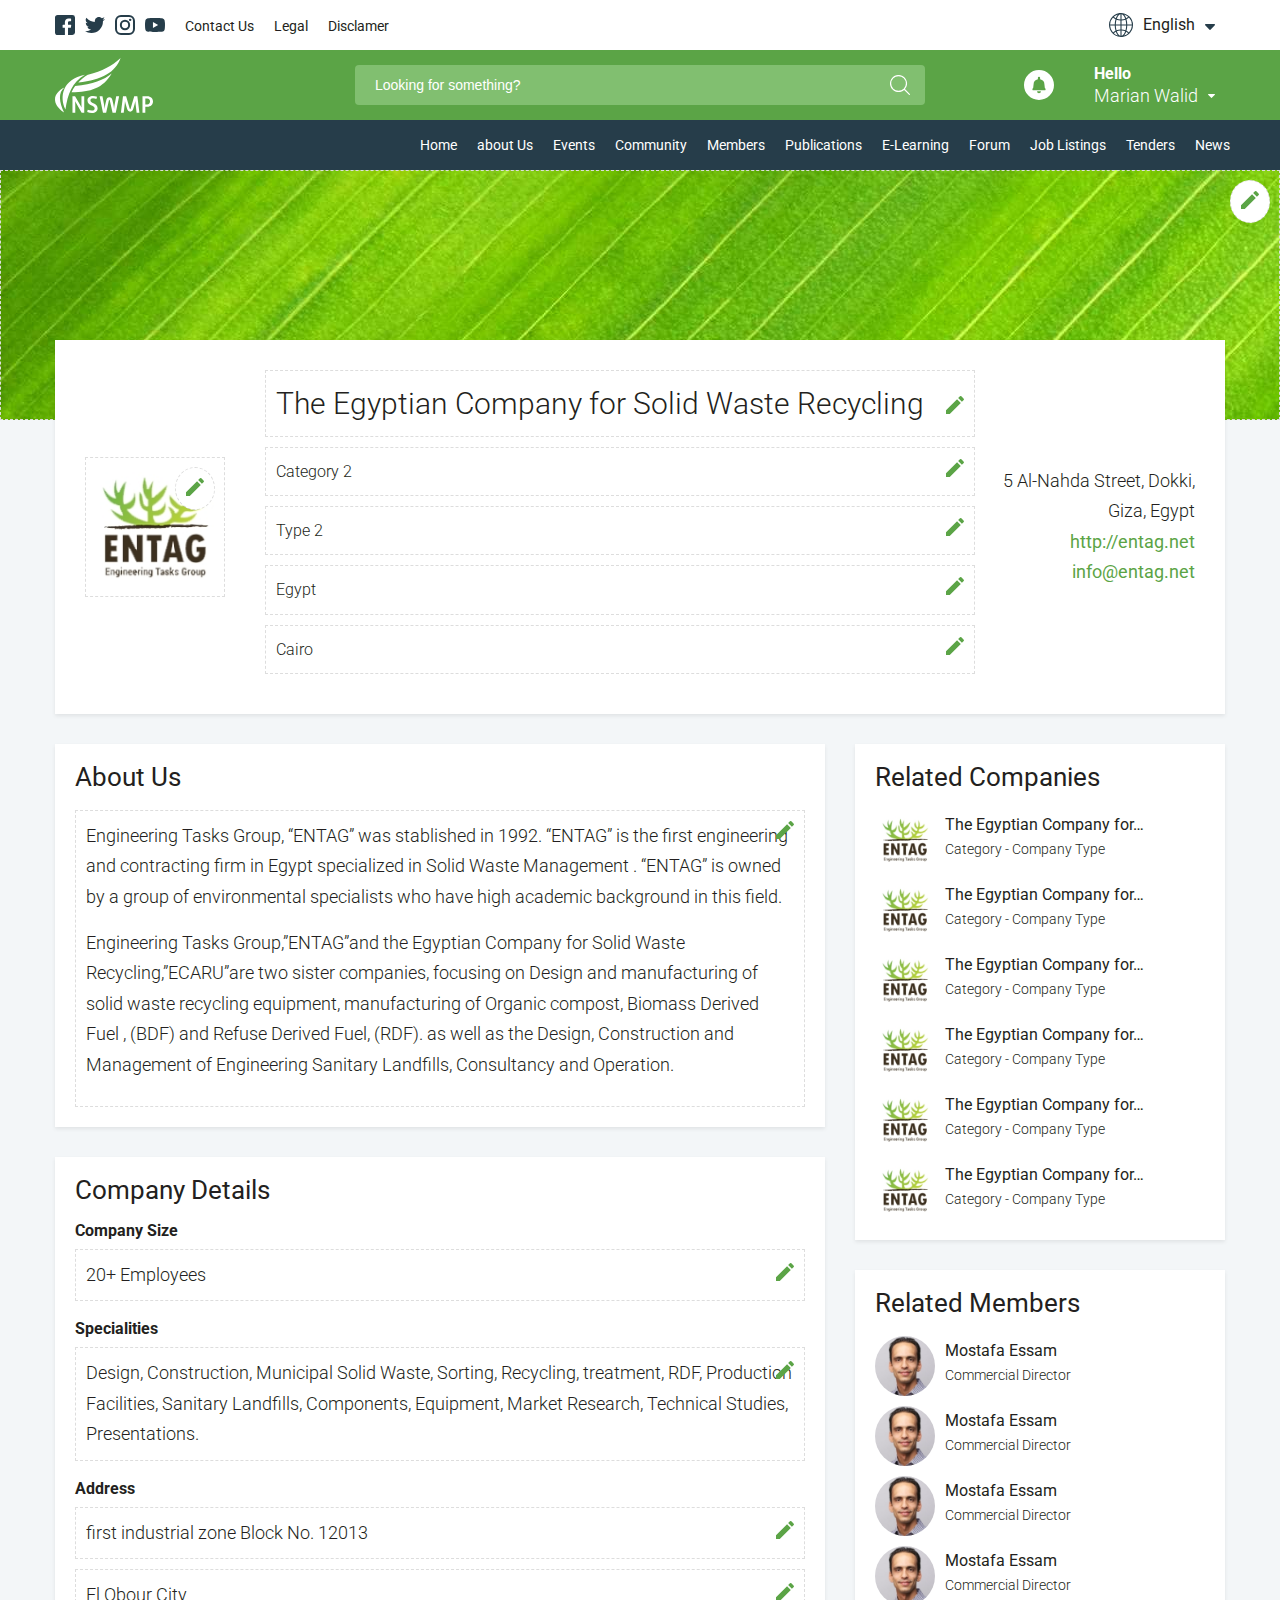
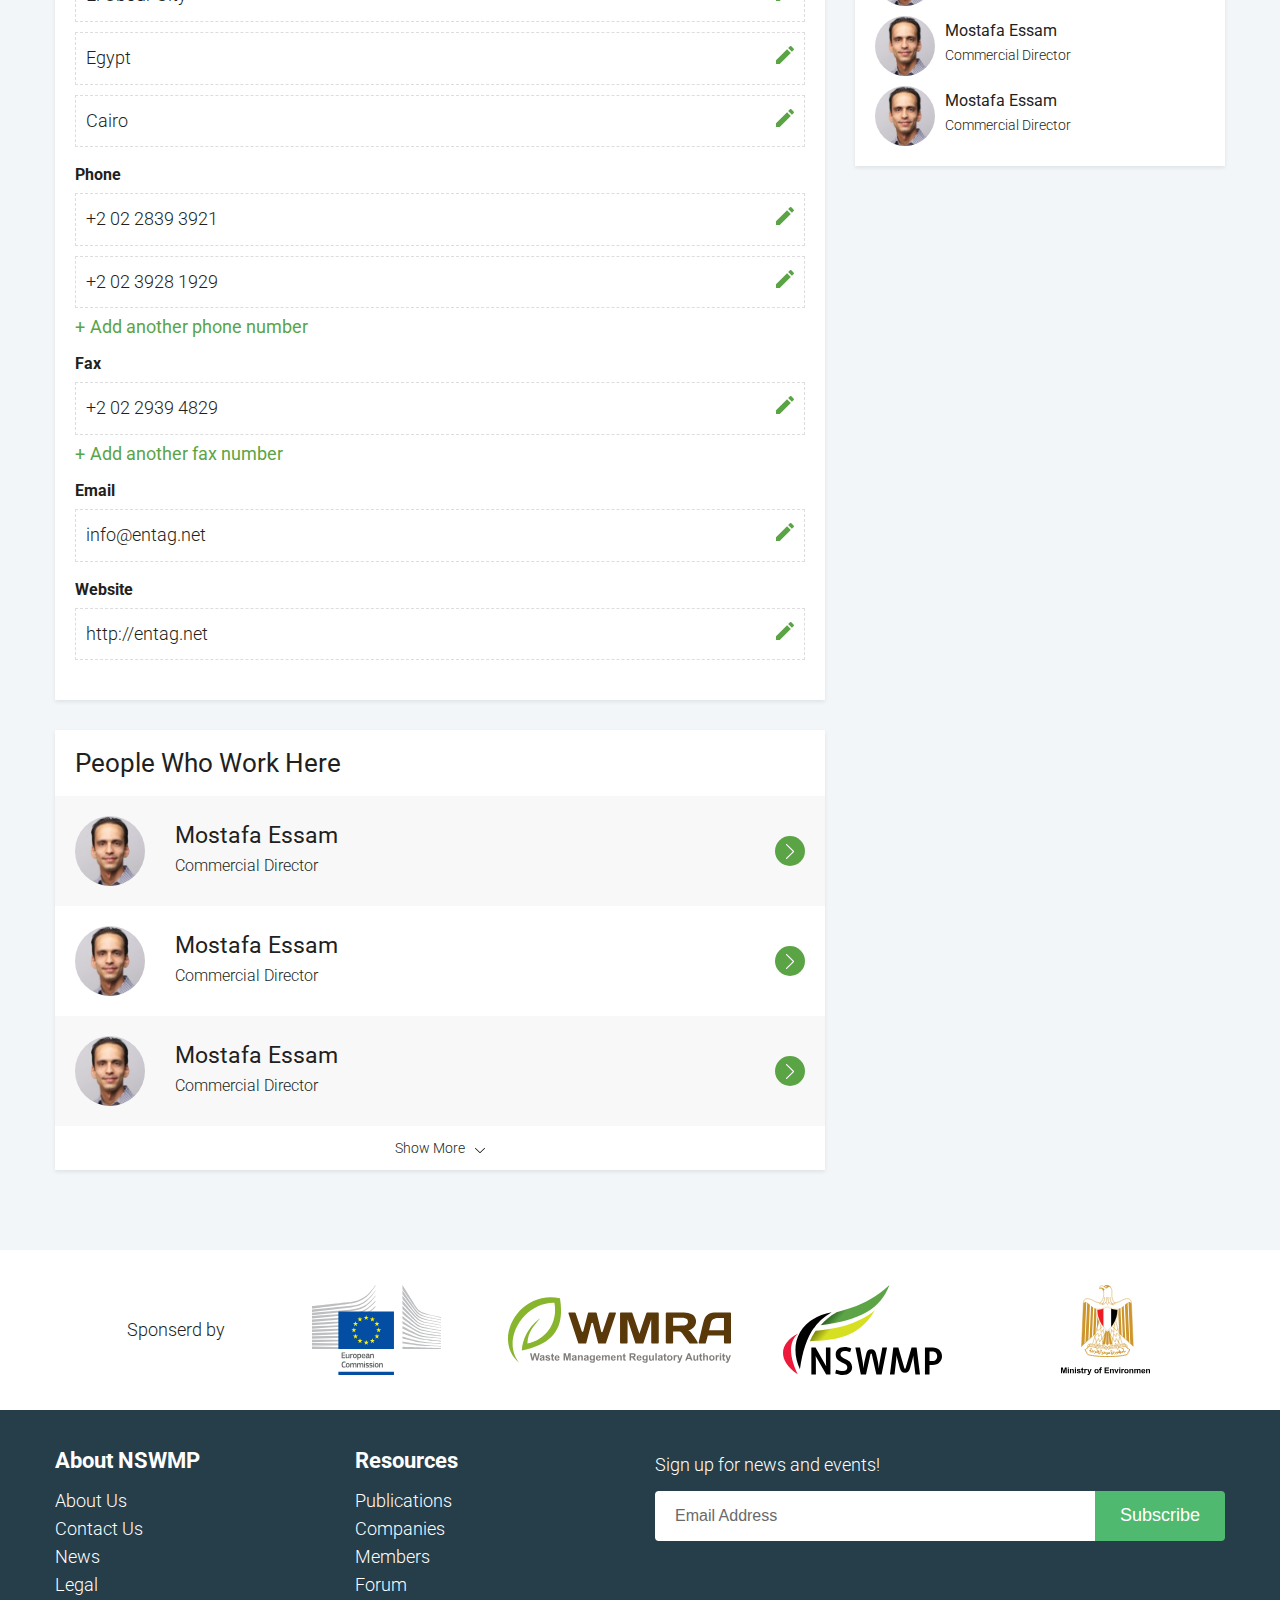
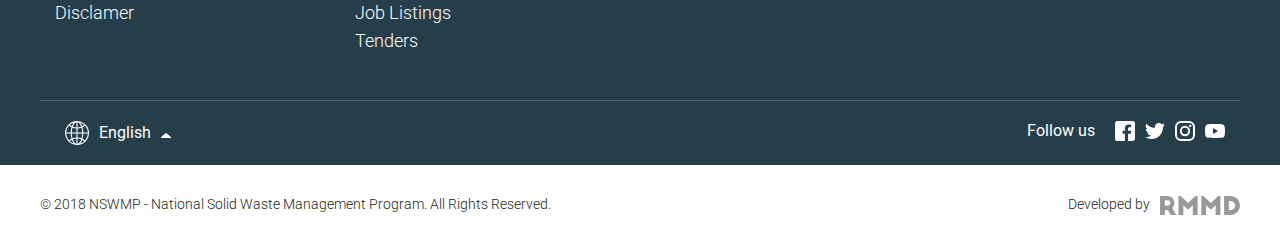
<file: edit-company-profile.html>
<!DOCTYPE html>
<html lang="en">

<head>
    <meta charset="UTF-8">
    <meta name="robots" content="index, follow">
    <meta name="format-detection" content="telephone=no">
    <meta name="viewport" content="width=device-width, user-scalable=no, initial-scale=1.0, maximum-scale=1.0, minimum-scale=1.0">
    <meta name="description" content="GIZ Website">

    <title>GIZ</title>

    <link rel="shortcut icon" href="images/favicon.png" type="image/x-icon">
    <link rel="apple-touch-icon" href="touch-icon-iphone.png">
    <link rel="apple-touch-icon" sizes="76x76" href="touch-icon-ipad.png">
    <link rel="apple-touch-icon" sizes="120x120" href="touch-icon-iphone-retina.png">
    <link rel="apple-touch-icon" sizes="152x152" href="touch-icon-ipad-retina.png">

    
    
    <link rel="stylesheet" href="css/app-min.css">
    
    
    <!--[if lt IE 9]>
    <script src="https://oss.maxcdn.com/html5shiv/3.7.2/html5shiv.min.js"></script>
    <script src="https://oss.maxcdn.com/respond/1.4.2/respond.min.js"></script>
    <![endif]-->
    <!--[if lt IE 10]>
    <![endif]-->
</head>

<body>
    <div class="globalWrapper">
		<a href="#" class="backToTop"><img src="images/arrow-top-icon.svg" alt="Arrow Image"></a>
	<header class="main-header">
		<div class="top-bar">
			<div class="container">
				<div class="left">
					<ul class="social">
						<li><a href="#"><img src="images/facebook-icon-dark.svg" alt="Social Media Icon"></a></li>
						<li><a href="#"><img src="images/twitter-icon-dark.svg" alt="Social Media Icon"></a></li>
						<li><a href="#"><img src="images/instagram-icon-dark.svg" alt="Social Media Icon"></a></li>
						<li><a href="#"><img src="images/youtube-icon-dark.svg" alt="Social Media Icon"></a></li>
					</ul>
				
					<ul class="links">
						<li><a href="#">Contact Us</a></li>
						<li><a href="#">Legal</a></li>
						<li><a href="#">Disclamer</a></li>
					</ul>
				</div>
				<!-- left -->
			
				<div class="right">
					<div class="language-dropdown">
						<a href="#" class="dropdown-button"><span><img src="images/language-icon-dark.svg" alt="Language Icoin"></span> English</a>
						<ul class="dropdown-content">
							<li class="arabic"><a href="index-rtl.html">عربي</a></li>
							<li><a href="#">English</a></li>
						</ul>
					</div>
				</div>
				<!-- right -->
			</div>
		</div>
		<!-- tob-bar -->

		<div class="middle-bar">
			<div class="container">
				<div class="logo">
					<a href="index.html"><img src="images/nswmp-logo-white.svg" alt="Logo"></a>
				</div>
				<!-- logo -->
			
				<div class="search-bar">
					<form action="#">
						<label>
							<input type="text" placeholder="Looking for something?">
						</label>

						<div>
							<input type="submit" value="">
						</div>
					</form>
				</div>
				<!-- search-bar -->

				<div class="user-actions">
					<div class="notifications">
						<a href="#"><img src="images/notification-icon-light.svg" alt="Notifications Icon"></a>
					</div>

					<div class="user-dropdown">
						<a href="#" class="dropdown-button"><span>Hello</span> Marian Walid</a>
						<ul class="dropdown-content">
							<li><a href="sign-in.html">Sign In</a></li>
							<li><a href="sign-up.html">Sign Up</a></li>
							<li><a href="edit-user-profile.html">Edit Profile</a></li>
							<li><a href="edit-company-profile.html">Edit Company</a></li>
							<li><a href="#">Settings</a></li>
							<li><a href="#">Log out</a></li>
						</ul>
					</div>
				</div>
				<!-- user-actions -->
			</div>
		</div>
		<!-- middle-bar -->

		<nav class="main-nav">
			<div class="container">
				<ul>
					<li><a href="index.html">Home</a></li>
					<li><a href="#">about Us</a></li>
					<li><a href="companies.html">Events</a></li>
					<li><a href="#">Community</a></li>
					<li><a href="members.html">Members</a></li>
					<li><a href="publications.html">Publications</a></li>
					<li><a href="#">E-Learning</a></li>
					<li><a href="forum.html">Forum</a></li>
					<li><a href="#">Job Listings</a></li>
					<li><a href="#">Tenders</a></li>
					<li><a href="newsfeed.html">News</a></li>
				</ul>
			</div>
		</nav>
		<!-- main-nav -->
	</header>
	<!-- main-header -->

	<div class="mobile-header">
		<div class="logo">
			<a href="#"><img src="images/nswmp-logo-white.svg" alt="Logo"></a>
		</div>
		<!-- logo -->

		<a href="#" class="toggle-mobile-nav">
			<span></span>
			<span></span>
			<span></span>
		</a>
	</div>
	<!-- mobile-header -->

	<div class="edit-company-profile-page page-content-wrapper">
		<div class="page-image" style="background-image: url('images/page-header-bg-1.jpg');">
			<a href="#update-company-cover" class="edit-company-cover" data-effect="mfp-3d-unfold">
				<img src="images/page-header-bg-1.jpg" alt="Page Image">
			</a>

			<div id="update-company-cover" class="mfp-with-anim mfp-hide">
				<div class="wrapper">
					<h3>Update Company Cover</h3>
					<form action="#" id="upload-company-cover" class="dropzone">
					</form>
				</div>
			</div>
			<!-- update-company-cover -->
		</div>
		<!-- page-image -->

		<div class="container">
			<section class="company-intro">
				<div class="left">
					<div class="logo">
						<a href="#update-company-logo" class="edit-company-logo" data-effect="mfp-3d-unfold">
							<img src="images/entag-logo.jpg" alt="Company Logo">
						</a>

						<div id="update-company-logo" class="mfp-with-anim mfp-hide">
							<div class="wrapper">
								<h3>Update Company Logo</h3>
								<!-- <div class="upload-area"></div> -->
								<form action="#" id="upload-company-logo" class="dropzone">
								</form>
							</div>
						</div>
						<!-- update-company-logo -->
					</div>

					<div class="meta">
						<h1 class="edit-company-name" data-type="text" data-pk="1" data-url="/post" data-title="Put Title Here">The Egyptian Company for Solid Waste Recycling</h1>
						<p class="edit-company-category" data-type="select" data-pk="1" data-url="/post" data-title="Put Title Here">Category 2</p>
						<p class="edit-company-type" data-type="select" data-pk="1" data-url="/post" data-title="Put Title Here">Type 2</p>
						<p class="edit-company-country" data-type="select" data-pk="1" data-url="/post" data-title="Put Title Here">Egypt</p>
						<p class="edit-company-city" data-type="select" data-pk="1" data-url="/post" data-title="Put Title Here">Cairo</p>
					</div>
				</div>

				<div class="right">
					<p class="light">5 Al-Nahda Street, Dokki,<br>Giza, Egypt</p>
					<p><a href="#">http://entag.net</a></p>
					<p><a href="#">info@entag.net</a></p>
				</div>
			</section>
			<!-- company-intro -->

			<main>
				<article class="about">
					<h2>About Us</h2>

					<div class="edit-about" data-type="textarea" data-pk="1" data-url="/post" data-title="Put Title Here">
						<p>Engineering Tasks Group, “ENTAG” was stablished in 1992. “ENTAG” is the first engineering and contracting firm in Egypt specialized in Solid Waste Management . “ENTAG” is owned by a group of environmental specialists who have high academic background in this field.</p>
						<p>Engineering Tasks Group,”ENTAG”and the Egyptian Company for Solid Waste Recycling,”ECARU”are two sister companies, focusing on Design and manufacturing of solid waste recycling equipment, manufacturing of Organic compost, Biomass Derived Fuel , (BDF) and Refuse Derived Fuel, (RDF). as well as the Design, Construction and  Management of Engineering Sanitary Landfills, Consultancy and Operation.</p>
					</div>
				</article>
				<!-- abtou -->

				<article class="details">
					<h2>Company Details</h2>

					<ul>
						<li>
							<h4>Company Size</h4>
							<p class="edit-employees-number" data-type="select" data-pk="1" data-url="/post" data-title="Put Title Here">20+ Employees</p>
						</li>

						<li>
							<h4>Specialities</h4>
							<p class="edit-specialities" data-type="textarea" data-pk="1" data-url="/post" data-title="Put Title Here">Design, Construction, Municipal Solid Waste, Sorting, Recycling, treatment, RDF, Production Facilities, Sanitary Landfills, Components, Equipment, Market Research, Technical Studies, Presentations.</p>
						</li>

						<li>
							<h4>Address</h4>
							<p class="edit-address-1" data-type="text" data-pk="1" data-url="/post" data-title="Put Title Here">first industrial zone Block No. 12013</p>
							<p class="edit-address-2" data-type="text" data-pk="1" data-url="/post" data-title="Put Title Here">El Obour City</p>
							<p class="edit-address-3" data-type="select" data-pk="1" data-url="/post" data-title="Put Title Here">Egypt</p>
							<p class="edit-address-4" data-type="select" data-pk="1" data-url="/post" data-title="Put Title Here">Cairo</p>
						</li>

						<li>
							<h4>Phone</h4>
							<p class="edit-phone-number" data-type="text" data-pk="1" data-url="/post" data-title="Put Title Here">+2 02 2839 3921</p>
							<p class="edit-phone-number" data-type="text" data-pk="1" data-url="/post" data-title="Put Title Here">+2 02 3928 1929</p>
							<a href="#" class="add-another-phone-nubmer">Add another phone number</a>
						</li>
					
						<li>
							<h4>Fax</h4>
							<p class="edit-fax-number" data-type="text" data-pk="1" data-url="/post" data-title="Put Title Here">+2 02 2939 4829</p>
							<a href="#" class="add-another-fax-nubmer">Add another fax number</a>
						</li>

						<li>
							<h4>Email</h4>
							<p class="edit-email" data-type="text" data-pk="1" data-url="/post" data-title="Put Title Here">info@entag.net</p>
						</li>

						<li>
							<h4>Website</h4>
							<p class="edit-website" data-type="text" data-pk="1" data-url="/post" data-title="Put Title Here"><a href="#">http://entag.net</a></p>
						</li>
					</ul>
				</article>
				<!-- details -->

				<article class="employees">
					<h2>People Who Work Here</h2>

					<ul>
						<li>
							<a href="#">
								<div class="image">
									<img src="images/avatar-1.jpg" alt="Member Image">
								</div>
							
								<div class="info">
									<h4>Mostafa Essam</h4>
									<p>Commercial Director</p>
								</div>

								<div class="cta">
									<img src="images/arrow-right-light.svg" alt="Arrow Right">
								</div>
							</a>
						</li>

						<li>
							<a href="#">
								<div class="image">
									<img src="images/avatar-1.jpg" alt="Member Image">
								</div>
							
								<div class="info">
									<h4>Mostafa Essam</h4>
									<p>Commercial Director</p>
								</div>

								<div class="cta">
									<img src="images/arrow-right-light.svg" alt="Arrow Right">
								</div>
							</a>
						</li>

						<li>
							<a href="#">
								<div class="image">
									<img src="images/avatar-1.jpg" alt="Member Image">
								</div>
							
								<div class="info">
									<h4>Mostafa Essam</h4>
									<p>Commercial Director</p>
								</div>

								<div class="cta">
									<img src="images/arrow-right-light.svg" alt="Arrow Right">
								</div>
							</a>
						</li>
					</ul>

					<div class="show-more">
						<a href="#">Show More</a>
					</div>
				</article>
				<!-- employees -->
			</main>
			<!-- main -->

			<aside>
				<section class="related-companies">
					<h2>Related Companies</h2>

					<ul>
						<li>
							<a href="#">
								<div class="image">
									<img src="images/entag-logo.jpg" alt="Member Image">
								</div>
							
								<div class="info">
									<h4>The Egyptian Company for…</h4>
									<p>Category - Company Type</p>
								</div>
							</a>
						</li>

						<li>
							<a href="#">
								<div class="image">
									<img src="images/entag-logo.jpg" alt="Member Image">
								</div>
							
								<div class="info">
									<h4>The Egyptian Company for…</h4>
									<p>Category - Company Type</p>
								</div>
							</a>
						</li>

						<li>
							<a href="#">
								<div class="image">
									<img src="images/entag-logo.jpg" alt="Member Image">
								</div>
							
								<div class="info">
									<h4>The Egyptian Company for…</h4>
									<p>Category - Company Type</p>
								</div>
							</a>
						</li>

						<li>
							<a href="#">
								<div class="image">
									<img src="images/entag-logo.jpg" alt="Member Image">
								</div>
							
								<div class="info">
									<h4>The Egyptian Company for…</h4>
									<p>Category - Company Type</p>
								</div>
							</a>
						</li>

						<li>
							<a href="#">
								<div class="image">
									<img src="images/entag-logo.jpg" alt="Member Image">
								</div>
							
								<div class="info">
									<h4>The Egyptian Company for…</h4>
									<p>Category - Company Type</p>
								</div>
							</a>
						</li>

						<li>
							<a href="#">
								<div class="image">
									<img src="images/entag-logo.jpg" alt="Member Image">
								</div>
							
								<div class="info">
									<h4>The Egyptian Company for…</h4>
									<p>Category - Company Type</p>
								</div>
							</a>
						</li>
					</ul>
				</section>
				<!-- related-companies -->

				<section class="related-members">
					<h2>Related Members</h2>

					<ul>
						<li>
							<a href="user-profile.html">
								<div class="image">
									<img src="images/avatar-1.jpg" alt="Member Image">
								</div>
							
								<div class="info">
									<h4>Mostafa Essam</h4>
									<p>Commercial Director</p>
								</div>
							</a>
						</li>

						<li>
							<a href="user-profile.html">
								<div class="image">
									<img src="images/avatar-1.jpg" alt="Member Image">
								</div>
							
								<div class="info">
									<h4>Mostafa Essam</h4>
									<p>Commercial Director</p>
								</div>
							</a>
						</li>

						<li>
							<a href="user-profile.html">
								<div class="image">
									<img src="images/avatar-1.jpg" alt="Member Image">
								</div>
							
								<div class="info">
									<h4>Mostafa Essam</h4>
									<p>Commercial Director</p>
								</div>
							</a>
						</li>

						<li>
							<a href="user-profile.html">
								<div class="image">
									<img src="images/avatar-1.jpg" alt="Member Image">
								</div>
							
								<div class="info">
									<h4>Mostafa Essam</h4>
									<p>Commercial Director</p>
								</div>
							</a>
						</li>

						<li>
							<a href="user-profile.html">
								<div class="image">
									<img src="images/avatar-1.jpg" alt="Member Image">
								</div>
							
								<div class="info">
									<h4>Mostafa Essam</h4>
									<p>Commercial Director</p>
								</div>
							</a>
						</li>

						<li>
							<a href="user-profile.html">
								<div class="image">
									<img src="images/avatar-1.jpg" alt="Member Image">
								</div>
							
								<div class="info">
									<h4>Mostafa Essam</h4>
									<p>Commercial Director</p>
								</div>
							</a>
						</li>
					</ul>
				</section>
				<!-- related-members -->
			</aside>
			<!-- aside -->
		</div>
	</div>
	<!-- edit-company-profile-page -->
	<footer class="main-footer">
		<div class="sponsers">
			<div class="container">
				<div class="title">
					<h2>Sponserd by</h2>
				</div>

				<ul class="sponsers-slider">
					<li><a href="#"><img src="images/european-logo.svg" alt="Sponser Logo"></a></li>
					<li><a href="#"><img src="images/wmra-logo.svg" alt="Sponser Logo"></a></li>
					<li><a href="#"><img src="images/nswmp-logo-color.svg" alt="Sponser Logo"></a></li>
					<li><a href="#"><img src="images/ministry-logo-en.svg" alt="Sponser Logo"></a></li>
					<li class="small"><a href="#"><img src="images/kfw-logo.svg" alt="Sponser Logo"></a></li>
					<li><a href="#"><img src="images/seco-logo.svg" alt="Sponser Logo"></a></li>
					<li><a href="#"><img src="images/giz-logo-en.svg" alt="Sponser Logo"></a></li>
				</ul>
				<!-- sponsers-slider -->
			</div>
		</div>
		<!-- sponsers -->

		<div class="middle-footer">
			<div class="container">
				<div class="left">
					<h3>About NSWMP</h3>

					<ul>
						<li><a href="#">About Us</a></li>
						<li><a href="#">Contact Us</a></li>
						<li><a href="#">News</a></li>
						<li><a href="#">Legal</a></li>
						<li><a href="#">Disclamer</a></li>
					</ul>
				</div>

				<div class="middle">
					<h3>Resources</h3>

					<ul>
						<li><a href="#">Publications</a></li>
						<li><a href="#">Companies</a></li>
						<li><a href="#">Members</a></li>
						<li><a href="#">Forum</a></li>
						<li><a href="#">Job Listings</a></li>
						<li><a href="#">Tenders</a></li>
					</ul>
				</div>

				<div class="right">
					<p>Sign up for news and events!</p>
				
					<form action="#">
						<label>
							<input type="text" placeholder="Email Address">
						</label>

						<div>
							<input type="submit" value="Subscribe">
						</div>
					</form>
				</div>

				<div class="bottom">
					<div class="left">
						<div class="language-dropdown">
							<a href="#" class="dropdown-button"><span><img src="images/language-icon-light.svg" alt="Language Icoin"></span> English</a>
							<ul class="dropdown-content">
								<li class="arabic"><a href="#">عربي</a></li>
								<li><a href="#">English</a></li>
							</ul>
						</div>
					</div>
					<!-- left -->

					<div class="right">
						<h3>Follow us</h3>

						<ul class="social">
							<li><a href="#"><img src="images/facebook-icon-light.svg" alt="Social Media Icon"></a></li>
							<li><a href="#"><img src="images/twitter-icon-light.svg" alt="Social Media Icon"></a></li>
							<li><a href="#"><img src="images/instagram-icon-light.svg" alt="Social Media Icon"></a></li>
							<li><a href="#"><img src="images/youtube-icon-light.svg" alt="Social Media Icon"></a></li>
						</ul>
					</div>
				</div>
			</div>
		</div>
		<!-- middle-footer -->

		<div class="copyrights">
			<div class="container">
				<p>&copy; 2018 NSWMP - National Solid Waste Management Program. All Rights Reserved.</p>
				<div class="company">
					<p><span>Developed by</span><a href="#"><img src="images/rmmd-logo.svg" alt="RMMD Logo"></a></p>
				</div>
				<!-- company -->
			</div>
		</div>
		<!-- copyrights -->
	</footer>
	<!-- main-footer -->
    </div>
    <!-- globalWrapper -->
    
    <script src="https://ajax.googleapis.com/ajax/libs/jquery/2.2.4/jquery.min.js"></script>
    
    <script src="js/script.js" type="text/javascript"></script>
    <script src="js/custom-script.js" type="text/javascript"></script>
</body>

</html>
</file>
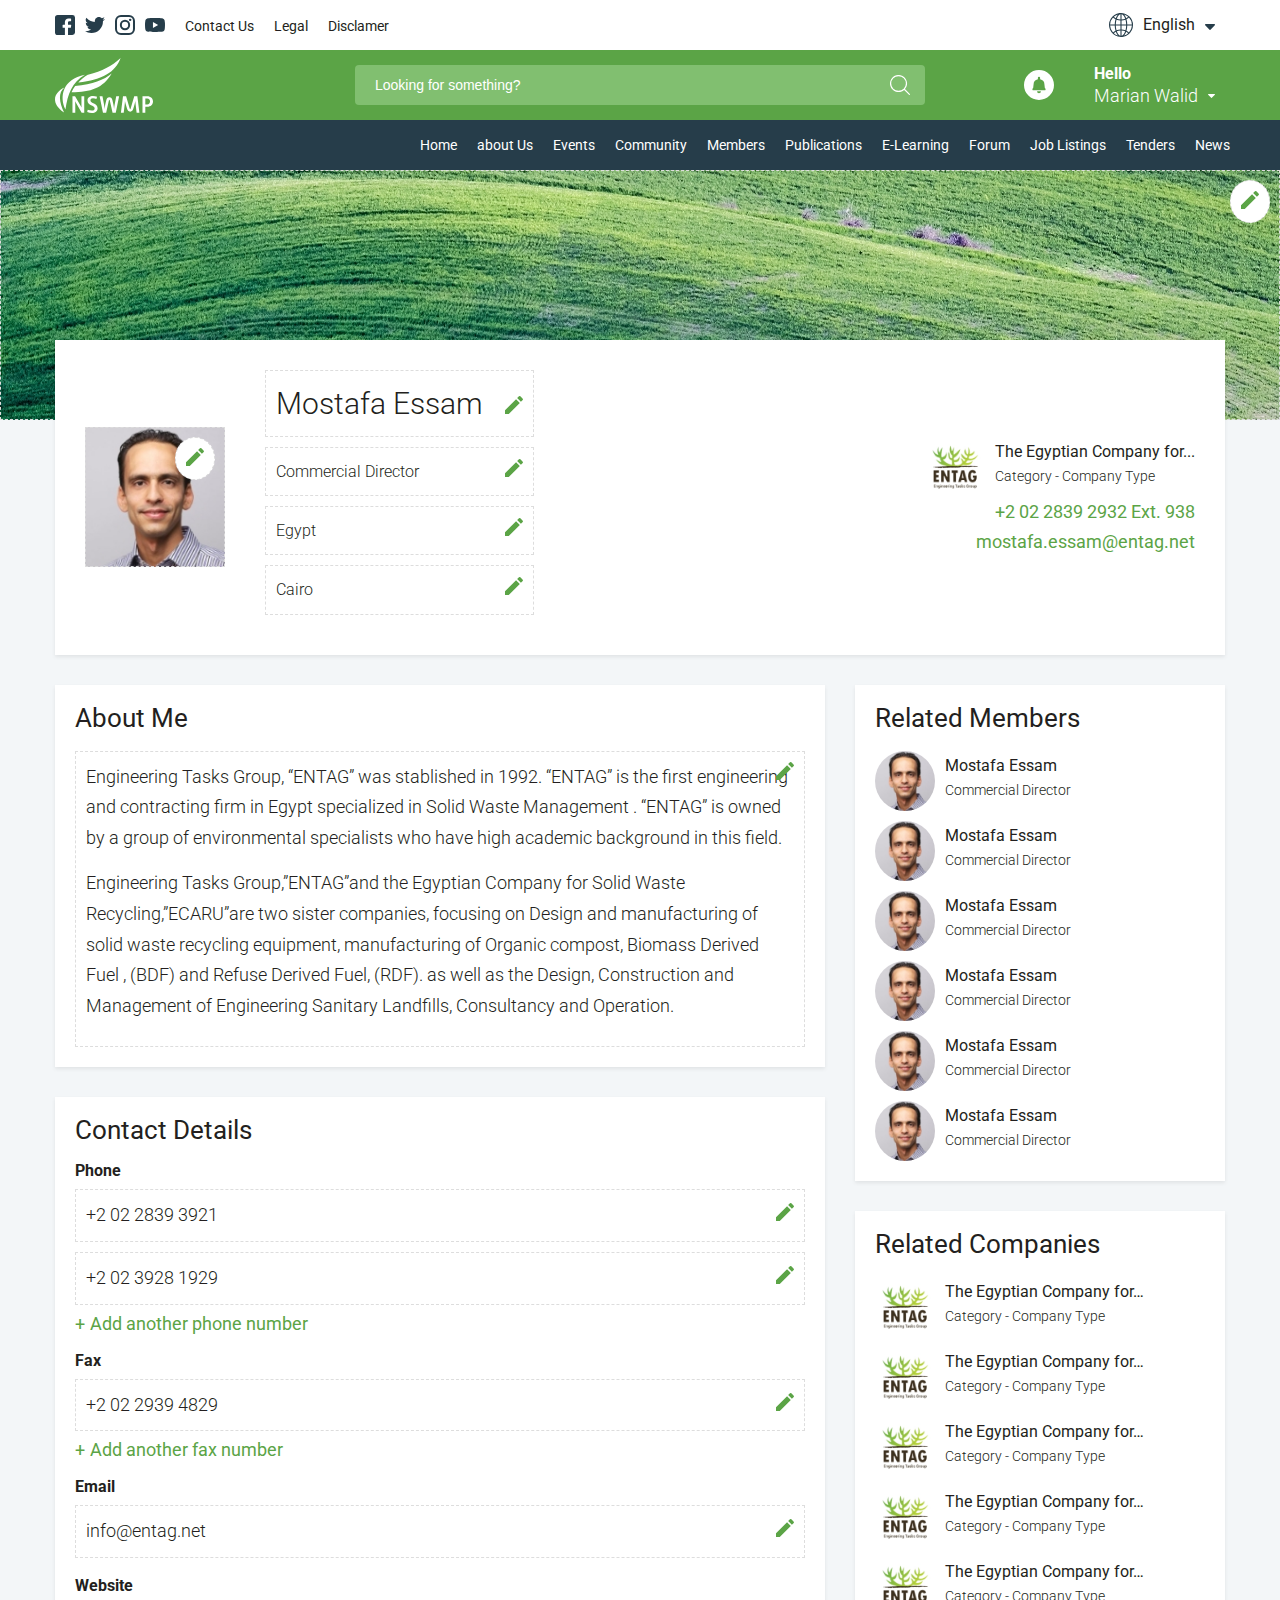
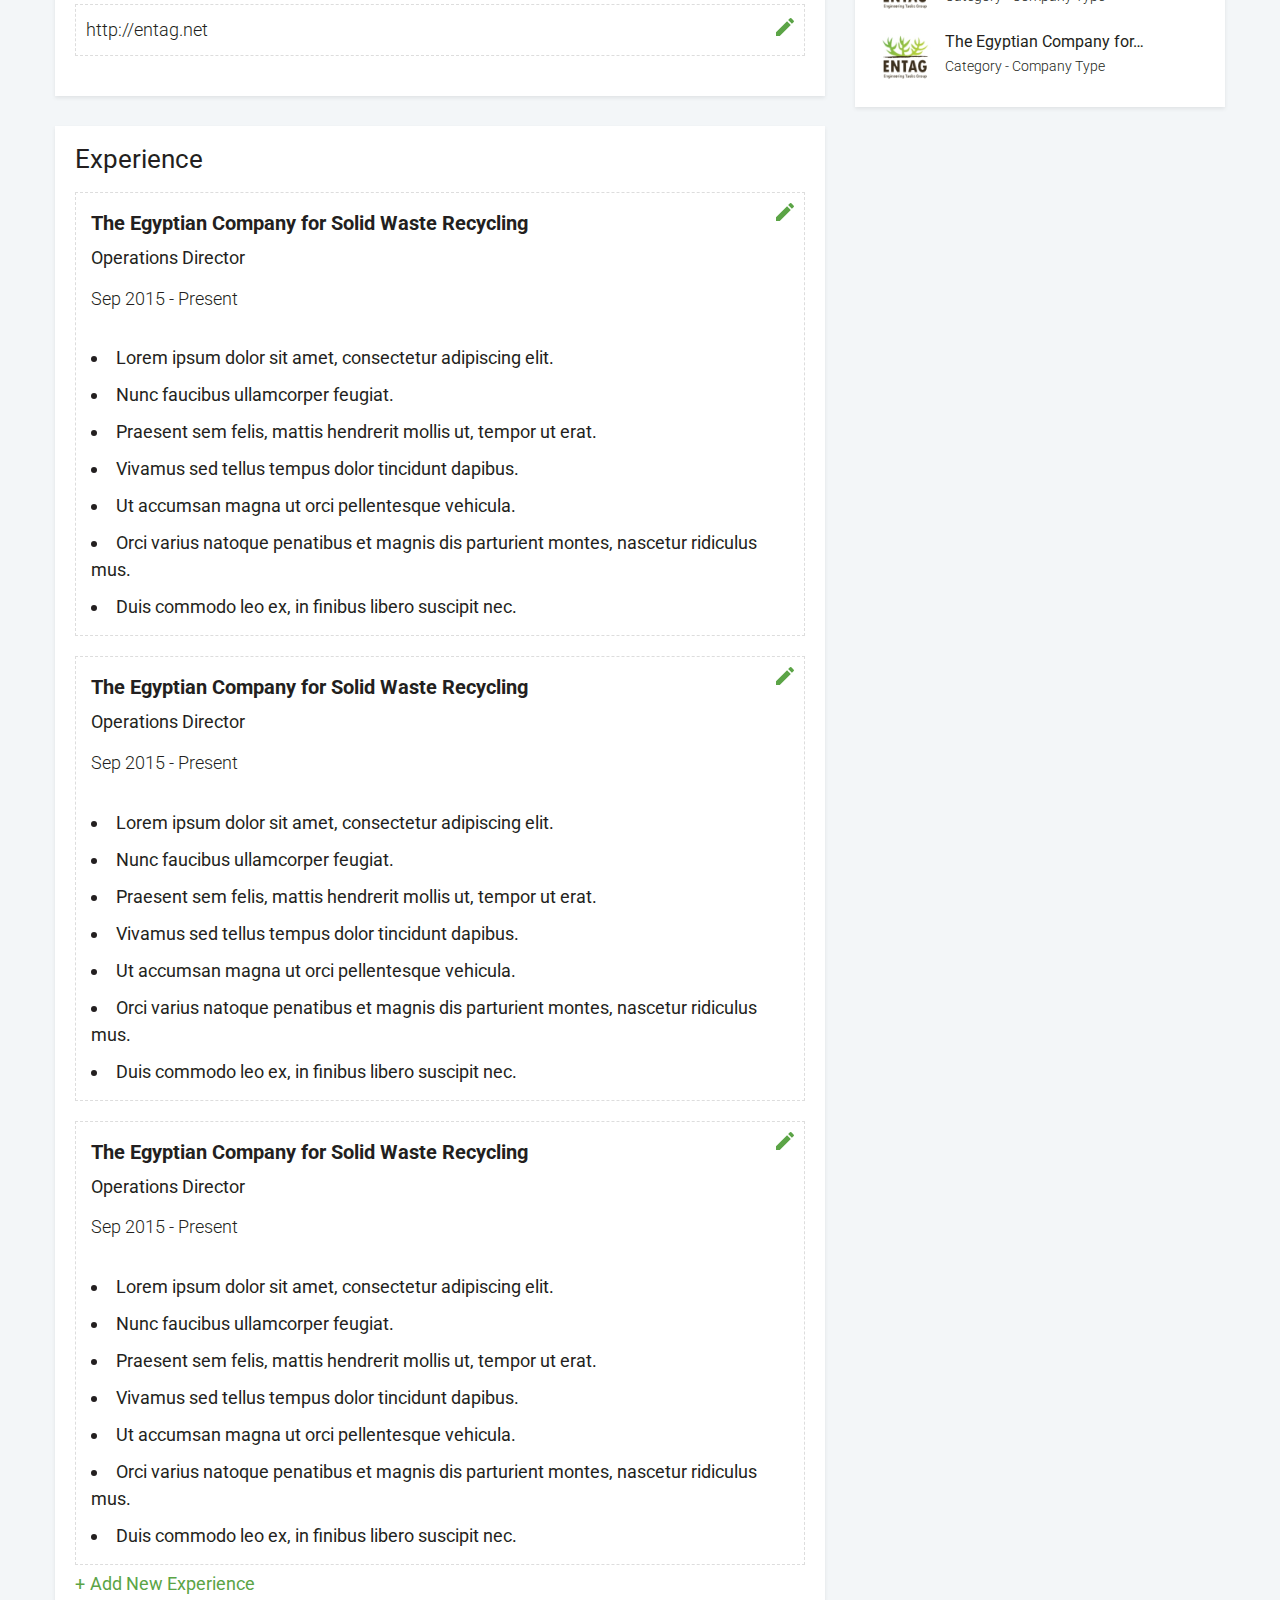
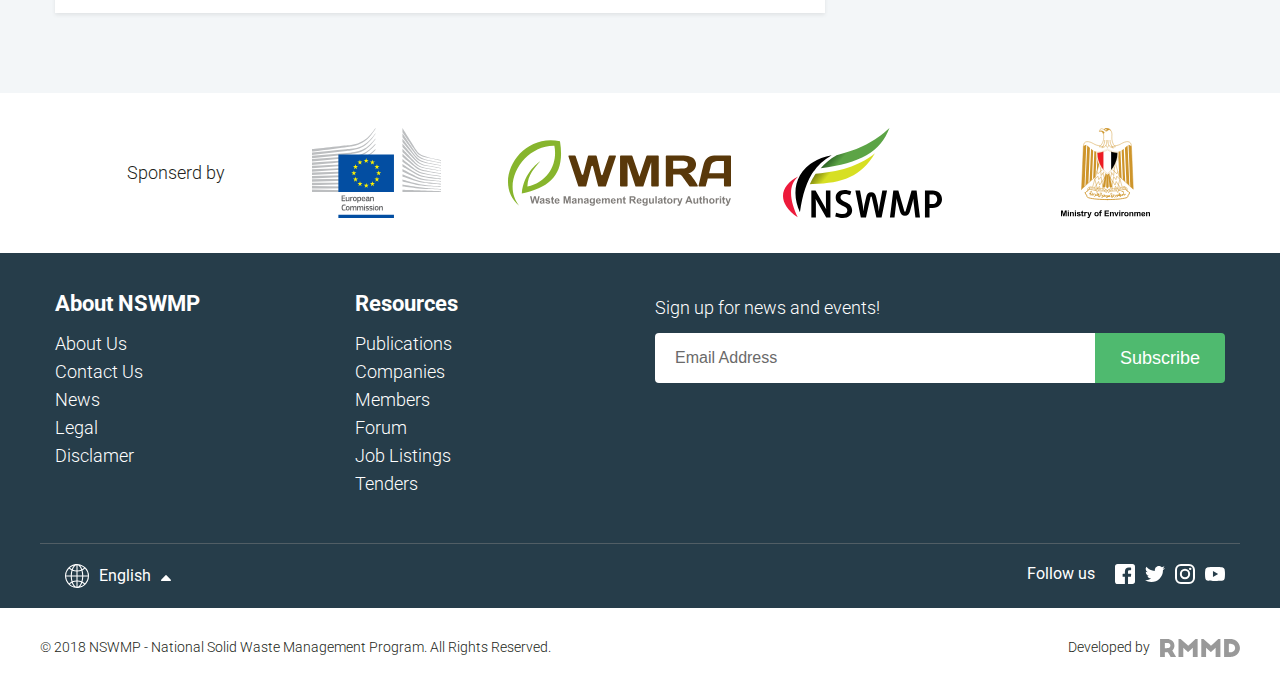
<file: edit-user-profile.html>
<!DOCTYPE html>
<html lang="en">

<head>
    <meta charset="UTF-8">
    <meta name="robots" content="index, follow">
    <meta name="format-detection" content="telephone=no">
    <meta name="viewport" content="width=device-width, user-scalable=no, initial-scale=1.0, maximum-scale=1.0, minimum-scale=1.0">
    <meta name="description" content="GIZ Website">

    <title>GIZ</title>

    <link rel="shortcut icon" href="images/favicon.png" type="image/x-icon">
    <link rel="apple-touch-icon" href="touch-icon-iphone.png">
    <link rel="apple-touch-icon" sizes="76x76" href="touch-icon-ipad.png">
    <link rel="apple-touch-icon" sizes="120x120" href="touch-icon-iphone-retina.png">
    <link rel="apple-touch-icon" sizes="152x152" href="touch-icon-ipad-retina.png">

    
    
    <link rel="stylesheet" href="css/app-min.css">
    
    
    <!--[if lt IE 9]>
    <script src="https://oss.maxcdn.com/html5shiv/3.7.2/html5shiv.min.js"></script>
    <script src="https://oss.maxcdn.com/respond/1.4.2/respond.min.js"></script>
    <![endif]-->
    <!--[if lt IE 10]>
    <![endif]-->
</head>

<body>
    <div class="globalWrapper">
		<a href="#" class="backToTop"><img src="images/arrow-top-icon.svg" alt="Arrow Image"></a>
	<header class="main-header">
		<div class="top-bar">
			<div class="container">
				<div class="left">
					<ul class="social">
						<li><a href="#"><img src="images/facebook-icon-dark.svg" alt="Social Media Icon"></a></li>
						<li><a href="#"><img src="images/twitter-icon-dark.svg" alt="Social Media Icon"></a></li>
						<li><a href="#"><img src="images/instagram-icon-dark.svg" alt="Social Media Icon"></a></li>
						<li><a href="#"><img src="images/youtube-icon-dark.svg" alt="Social Media Icon"></a></li>
					</ul>
				
					<ul class="links">
						<li><a href="#">Contact Us</a></li>
						<li><a href="#">Legal</a></li>
						<li><a href="#">Disclamer</a></li>
					</ul>
				</div>
				<!-- left -->
			
				<div class="right">
					<div class="language-dropdown">
						<a href="#" class="dropdown-button"><span><img src="images/language-icon-dark.svg" alt="Language Icoin"></span> English</a>
						<ul class="dropdown-content">
							<li class="arabic"><a href="index-rtl.html">عربي</a></li>
							<li><a href="#">English</a></li>
						</ul>
					</div>
				</div>
				<!-- right -->
			</div>
		</div>
		<!-- tob-bar -->

		<div class="middle-bar">
			<div class="container">
				<div class="logo">
					<a href="index.html"><img src="images/nswmp-logo-white.svg" alt="Logo"></a>
				</div>
				<!-- logo -->
			
				<div class="search-bar">
					<form action="#">
						<label>
							<input type="text" placeholder="Looking for something?">
						</label>

						<div>
							<input type="submit" value="">
						</div>
					</form>
				</div>
				<!-- search-bar -->

				<div class="user-actions">
					<div class="notifications">
						<a href="#"><img src="images/notification-icon-light.svg" alt="Notifications Icon"></a>
					</div>

					<div class="user-dropdown">
						<a href="#" class="dropdown-button"><span>Hello</span> Marian Walid</a>
						<ul class="dropdown-content">
							<li><a href="sign-in.html">Sign In</a></li>
							<li><a href="sign-up.html">Sign Up</a></li>
							<li><a href="edit-user-profile.html">Edit Profile</a></li>
							<li><a href="edit-company-profile.html">Edit Company</a></li>
							<li><a href="#">Settings</a></li>
							<li><a href="#">Log out</a></li>
						</ul>
					</div>
				</div>
				<!-- user-actions -->
			</div>
		</div>
		<!-- middle-bar -->

		<nav class="main-nav">
			<div class="container">
				<ul>
					<li><a href="index.html">Home</a></li>
					<li><a href="#">about Us</a></li>
					<li><a href="companies.html">Events</a></li>
					<li><a href="#">Community</a></li>
					<li><a href="members.html">Members</a></li>
					<li><a href="publications.html">Publications</a></li>
					<li><a href="#">E-Learning</a></li>
					<li><a href="forum.html">Forum</a></li>
					<li><a href="#">Job Listings</a></li>
					<li><a href="#">Tenders</a></li>
					<li><a href="newsfeed.html">News</a></li>
				</ul>
			</div>
		</nav>
		<!-- main-nav -->
	</header>
	<!-- main-header -->

	<div class="mobile-header">
		<div class="logo">
			<a href="#"><img src="images/nswmp-logo-white.svg" alt="Logo"></a>
		</div>
		<!-- logo -->

		<a href="#" class="toggle-mobile-nav">
			<span></span>
			<span></span>
			<span></span>
		</a>
	</div>
	<!-- mobile-header -->

	<div class="edit-user-profile-page page-content-wrapper">
		<div class="page-image" style="background-image: url('images/user-profile-header-bg.jpg');">
			<a href="#update-user-cover" class="edit-user-cover" data-effect="mfp-3d-unfold">
				<img src="images/user-profile-header-bg.jpg" alt="Page Image">
			</a>

			<div id="update-user-cover" class="mfp-with-anim mfp-hide">
				<div class="wrapper">
					<h3>Update User Cover</h3>
					<form action="#" id="upload-user-cover" class="dropzone">
					</form>
				</div>
			</div>
			<!-- update-user-cover -->
		</div>
		<!-- page-image -->

		<div class="container">
			<section class="user-intro">
				<div class="left">
					<div class="user-avatar">
						<a href="#update-user-avatar" class="edit-user-avatar" data-effect="mfp-3d-unfold">
							<img src="images/avatar-1.jpg" alt="User Avatar">
						</a>

						<div id="update-user-avatar" class="mfp-with-anim mfp-hide">
							<div class="wrapper">
								<h3>Update User Avataro</h3>
								<form action="#" id="upload-user-avatar" class="dropzone">
								</form>
							</div>
						</div>
						<!-- update-user-avatar -->
					</div>

					<div class="meta">
						<h1 class="edit-user-name" data-type="text" data-pk="1" data-url="/post" data-title="Put Title Here">Mostafa Essam</h1>
						<p class="edit-user-title" data-type="text" data-pk="1" data-url="/post" data-title="Put Title Here">Commercial Director</p>
						<p class="edit-user-country" data-type="select" data-pk="1" data-url="/post" data-title="Put Title Here">Egypt</p>
						<p class="edit-user-city" data-type="select" data-pk="1" data-url="/post" data-title="Put Title Here">Cairo</p>
					</div>
				</div>

				<div class="right">
					<div class="user-company">
						<a href="index.html">
							<div class="logo">
								<img src="images/entag-logo.jpg" alt="Company Logo">
							</div>
		
							<div class="meta">
								<h4>The Egyptian Company for...</h4>
								<p>Category - Company Type</p>
							</div>
						</a>
					</div>
					<p><a href="tel:02 2839 2932">+2 02 2839 2932 Ext. 938</a></p>
					<p><a href="mailto:mostafa.essam@entag.net">mostafa.essam@entag.net</a></p>
				</div>
			</section>
			<!-- user-intro -->

			<main>
				<article class="about">
					<h2>About Me</h2>

					<div class="edit-about" data-type="textarea" data-pk="1" data-url="/post" data-title="Put Title Here">
						<p>Engineering Tasks Group, “ENTAG” was stablished in 1992. “ENTAG” is the first engineering and contracting firm in Egypt specialized in Solid Waste Management . “ENTAG” is owned by a group of environmental specialists who have high academic background in this field.</p>
						<p>Engineering Tasks Group,”ENTAG”and the Egyptian Company for Solid Waste Recycling,”ECARU”are two sister companies, focusing on Design and manufacturing of solid waste recycling equipment, manufacturing of Organic compost, Biomass Derived Fuel , (BDF) and Refuse Derived Fuel, (RDF). as well as the Design, Construction and  Management of Engineering Sanitary Landfills, Consultancy and Operation.</p>
					</div>
				</article>
				<!-- abtou -->

				<article class="details">
					<h2>Contact Details</h2>

					<ul>
						<li>
							<h4>Phone</h4>
							<p class="edit-phone-number" data-type="text" data-pk="1" data-url="/post" data-title="Put Title Here">+2 02 2839 3921</p>
							<p class="edit-phone-number" data-type="text" data-pk="1" data-url="/post" data-title="Put Title Here">+2 02 3928 1929</p>
							<a href="#" class="add-another-phone-nubmer">Add another phone number</a>
						</li>

						<li>
							<h4>Fax</h4>
							<p class="edit-fax-number" data-type="text" data-pk="1" data-url="/post" data-title="Put Title Here">+2 02 2939 4829</p>
							<a href="#" class="add-another-fax-nubmer">Add another fax number</a>
						</li>

						<li>
							<h4>Email</h4>
							<p class="edit-email" data-type="text" data-pk="1" data-url="/post" data-title="Put Title Here">info@entag.net</p>
						</li>

						<li>
							<h4>Website</h4>
							<p class="edit-website" data-type="text" data-pk="1" data-url="/post" data-title="Put Title Here"><a href="#">http://entag.net</a></p>
						</li>
					</ul>
				</article>
				<!-- details -->

				<article class="experience">
					<h2>Experience</h2>

					<ul>
						<li>
							<a href="#update-experience" class="edit-experience" data-effect="mfp-3d-unfold">
								<div class="experience-details">
									<h4>The Egyptian Company for Solid Waste Recycling</h4>
									<p class="position">Operations Director</p>
									<p class="period">Sep 2015 - Present</p>

									<ul>
										<li>Lorem ipsum dolor sit amet, consectetur adipiscing elit.</li>
										<li>Nunc faucibus ullamcorper feugiat.</li>
										<li>Praesent sem felis, mattis hendrerit mollis ut, tempor ut erat.</li>
										<li>Vivamus sed tellus tempus dolor tincidunt dapibus.</li>
										<li>Ut accumsan magna ut orci pellentesque vehicula.</li>
										<li>Orci varius natoque penatibus et magnis dis parturient montes, nascetur ridiculus mus.</li>
										<li>Duis commodo leo ex, in finibus libero suscipit nec.</li>
									</ul>
								</div>
							</a>
						</li>

						<li>
							<a href="#update-experience" class="edit-experience" data-effect="mfp-3d-unfold">
								<div class="experience-details">
									<h4>The Egyptian Company for Solid Waste Recycling</h4>
									<p class="position">Operations Director</p>
									<p class="period">Sep 2015 - Present</p>

									<ul>
										<li>Lorem ipsum dolor sit amet, consectetur adipiscing elit.</li>
										<li>Nunc faucibus ullamcorper feugiat.</li>
										<li>Praesent sem felis, mattis hendrerit mollis ut, tempor ut erat.</li>
										<li>Vivamus sed tellus tempus dolor tincidunt dapibus.</li>
										<li>Ut accumsan magna ut orci pellentesque vehicula.</li>
										<li>Orci varius natoque penatibus et magnis dis parturient montes, nascetur ridiculus mus.</li>
										<li>Duis commodo leo ex, in finibus libero suscipit nec.</li>
									</ul>
								</div>
							</a>
						</li>

						<li>
							<a href="#update-experience" class="edit-experience" data-effect="mfp-3d-unfold">
								<div class="experience-details">
									<h4>The Egyptian Company for Solid Waste Recycling</h4>
									<p class="position">Operations Director</p>
									<p class="period">Sep 2015 - Present</p>

									<ul>
										<li>Lorem ipsum dolor sit amet, consectetur adipiscing elit.</li>
										<li>Nunc faucibus ullamcorper feugiat.</li>
										<li>Praesent sem felis, mattis hendrerit mollis ut, tempor ut erat.</li>
										<li>Vivamus sed tellus tempus dolor tincidunt dapibus.</li>
										<li>Ut accumsan magna ut orci pellentesque vehicula.</li>
										<li>Orci varius natoque penatibus et magnis dis parturient montes, nascetur ridiculus mus.</li>
										<li>Duis commodo leo ex, in finibus libero suscipit nec.</li>
									</ul>
								</div>
							</a>
						</li>
					</ul>

					<a href="#add-experience" class="add-new-experience" data-effect="mfp-3d-unfold">Add New Experience</a>

					<div id="update-experience" class="mfp-with-anim mfp-hide">
						<div class="wrapper">
							<h3>Edit Experience</h3>

							<form action="#">
								<label>
									<input type="text" name="companyName" placeholder="Company Name*" value="The Egyptian Company for Solid Waste Recycling" required>
								</label>

								<label>
									<input type="text" name="position" placeholder="Your Position*" value="Operations Director" required>
								</label>

								<label class="input-date">
									<span class="label">From</span>
									<input type="text" placeholder="Choose Starting Date">
								</label>

								<label class="input-date">
									<span class="label">To</span>
									<input type="text" placeholder="Choose End Date">
								</label>

								<label class="checkbox-check">
									<input type="checkbox" value=".cairo">
									<span class="check-mark"></span>
									<i>Still Work Here</i>
								</label>

								<h4>My Role In the Company</h4>

								<label>
									<input type="text" name="rule1" placeholder="Your Rule" value="Lorem ipsum dolor sit amet, consectetur adipiscing elit.">
									<a href="#" class="delete-rule"><img src="images/delete-icon.svg" alt="Delete Icon"></a>
								</label>

								<label>
									<input type="text" name="rule1" placeholder="Your Rule" value="Lorem ipsum dolor sit amet, consectetur adipiscing elit.">
									<a href="#" class="delete-rule"><img src="images/delete-icon.svg" alt="Delete Icon"></a>
								</label>

								<label>
									<input type="text" name="rule1" placeholder="Your Rule" value="Lorem ipsum dolor sit amet, consectetur adipiscing elit.">
									<a href="#" class="delete-rule"><img src="images/delete-icon.svg" alt="Delete Icon"></a>
								</label>

								<a href="#" class="add-rule">Add New Rule</a>

								<div class="cta">
									<input type="submit" value="Update">
								</div>
							</form>
						</div>
					</div>
					<!-- update-experience -->

					<div id="add-experience" class="mfp-with-anim mfp-hide">
						<div class="wrapper">
							<h3>Add Experience</h3>

							<form action="#">
								<label>
									<input type="text" name="companyName" placeholder="Company Name*" required>
								</label>

								<label>
									<input type="text" name="position" placeholder="Your Position*" required>
								</label>

								<label class="input-date">
									<span class="label">From</span>
									<input type="text" placeholder="Choose Starting Date">
								</label>

								<label class="input-date">
									<span class="label">To</span>
									<input type="text" placeholder="Choose End Date">
								</label>

								<label class="checkbox-check">
									<input type="checkbox" value=".cairo">
									<span class="check-mark"></span>
									<i>Still Work Here</i>
								</label>

								<h4>My Role In the Company</h4>

								<a href="#" class="add-rule">Add New Rule</a>

								<div class="cta">
									<input type="submit" value="Add">
								</div>
							</form>
						</div>
					</div>
					<!-- add-experience -->
				</article>
				<!-- experience -->
			</main>
			<!-- main -->

			<aside>
				<section class="related-members">
					<h2>Related Members</h2>

					<ul>
						<li>
							<a href="#">
								<div class="image">
									<img src="images/avatar-1.jpg" alt="Member Image">
								</div>
							
								<div class="info">
									<h4>Mostafa Essam</h4>
									<p>Commercial Director</p>
								</div>
							</a>
						</li>

						<li>
							<a href="#">
								<div class="image">
									<img src="images/avatar-1.jpg" alt="Member Image">
								</div>
							
								<div class="info">
									<h4>Mostafa Essam</h4>
									<p>Commercial Director</p>
								</div>
							</a>
						</li>

						<li>
							<a href="#">
								<div class="image">
									<img src="images/avatar-1.jpg" alt="Member Image">
								</div>
							
								<div class="info">
									<h4>Mostafa Essam</h4>
									<p>Commercial Director</p>
								</div>
							</a>
						</li>

						<li>
							<a href="#">
								<div class="image">
									<img src="images/avatar-1.jpg" alt="Member Image">
								</div>
							
								<div class="info">
									<h4>Mostafa Essam</h4>
									<p>Commercial Director</p>
								</div>
							</a>
						</li>

						<li>
							<a href="#">
								<div class="image">
									<img src="images/avatar-1.jpg" alt="Member Image">
								</div>
							
								<div class="info">
									<h4>Mostafa Essam</h4>
									<p>Commercial Director</p>
								</div>
							</a>
						</li>

						<li>
							<a href="#">
								<div class="image">
									<img src="images/avatar-1.jpg" alt="Member Image">
								</div>
							
								<div class="info">
									<h4>Mostafa Essam</h4>
									<p>Commercial Director</p>
								</div>
							</a>
						</li>
					</ul>
				</section>
				<!-- related-members -->

				<section class="related-companies">
					<h2>Related Companies</h2>

					<ul>
						<li>
							<a href="#">
								<div class="image">
									<img src="images/entag-logo.jpg" alt="Member Image">
								</div>
							
								<div class="info">
									<h4>The Egyptian Company for…</h4>
									<p>Category - Company Type</p>
								</div>
							</a>
						</li>

						<li>
							<a href="#">
								<div class="image">
									<img src="images/entag-logo.jpg" alt="Member Image">
								</div>
							
								<div class="info">
									<h4>The Egyptian Company for…</h4>
									<p>Category - Company Type</p>
								</div>
							</a>
						</li>

						<li>
							<a href="#">
								<div class="image">
									<img src="images/entag-logo.jpg" alt="Member Image">
								</div>
							
								<div class="info">
									<h4>The Egyptian Company for…</h4>
									<p>Category - Company Type</p>
								</div>
							</a>
						</li>

						<li>
							<a href="#">
								<div class="image">
									<img src="images/entag-logo.jpg" alt="Member Image">
								</div>
							
								<div class="info">
									<h4>The Egyptian Company for…</h4>
									<p>Category - Company Type</p>
								</div>
							</a>
						</li>

						<li>
							<a href="#">
								<div class="image">
									<img src="images/entag-logo.jpg" alt="Member Image">
								</div>
							
								<div class="info">
									<h4>The Egyptian Company for…</h4>
									<p>Category - Company Type</p>
								</div>
							</a>
						</li>

						<li>
							<a href="#">
								<div class="image">
									<img src="images/entag-logo.jpg" alt="Member Image">
								</div>
							
								<div class="info">
									<h4>The Egyptian Company for…</h4>
									<p>Category - Company Type</p>
								</div>
							</a>
						</li>
					</ul>
				</section>
				<!-- related-companies -->
			</aside>
			<!-- aside -->
		</div>
	</div>
	<!-- edit-user-profile-page -->
	<footer class="main-footer">
		<div class="sponsers">
			<div class="container">
				<div class="title">
					<h2>Sponserd by</h2>
				</div>

				<ul class="sponsers-slider">
					<li><a href="#"><img src="images/european-logo.svg" alt="Sponser Logo"></a></li>
					<li><a href="#"><img src="images/wmra-logo.svg" alt="Sponser Logo"></a></li>
					<li><a href="#"><img src="images/nswmp-logo-color.svg" alt="Sponser Logo"></a></li>
					<li><a href="#"><img src="images/ministry-logo-en.svg" alt="Sponser Logo"></a></li>
					<li class="small"><a href="#"><img src="images/kfw-logo.svg" alt="Sponser Logo"></a></li>
					<li><a href="#"><img src="images/seco-logo.svg" alt="Sponser Logo"></a></li>
					<li><a href="#"><img src="images/giz-logo-en.svg" alt="Sponser Logo"></a></li>
				</ul>
				<!-- sponsers-slider -->
			</div>
		</div>
		<!-- sponsers -->

		<div class="middle-footer">
			<div class="container">
				<div class="left">
					<h3>About NSWMP</h3>

					<ul>
						<li><a href="#">About Us</a></li>
						<li><a href="#">Contact Us</a></li>
						<li><a href="#">News</a></li>
						<li><a href="#">Legal</a></li>
						<li><a href="#">Disclamer</a></li>
					</ul>
				</div>

				<div class="middle">
					<h3>Resources</h3>

					<ul>
						<li><a href="#">Publications</a></li>
						<li><a href="#">Companies</a></li>
						<li><a href="#">Members</a></li>
						<li><a href="#">Forum</a></li>
						<li><a href="#">Job Listings</a></li>
						<li><a href="#">Tenders</a></li>
					</ul>
				</div>

				<div class="right">
					<p>Sign up for news and events!</p>
				
					<form action="#">
						<label>
							<input type="text" placeholder="Email Address">
						</label>

						<div>
							<input type="submit" value="Subscribe">
						</div>
					</form>
				</div>

				<div class="bottom">
					<div class="left">
						<div class="language-dropdown">
							<a href="#" class="dropdown-button"><span><img src="images/language-icon-light.svg" alt="Language Icoin"></span> English</a>
							<ul class="dropdown-content">
								<li class="arabic"><a href="#">عربي</a></li>
								<li><a href="#">English</a></li>
							</ul>
						</div>
					</div>
					<!-- left -->

					<div class="right">
						<h3>Follow us</h3>

						<ul class="social">
							<li><a href="#"><img src="images/facebook-icon-light.svg" alt="Social Media Icon"></a></li>
							<li><a href="#"><img src="images/twitter-icon-light.svg" alt="Social Media Icon"></a></li>
							<li><a href="#"><img src="images/instagram-icon-light.svg" alt="Social Media Icon"></a></li>
							<li><a href="#"><img src="images/youtube-icon-light.svg" alt="Social Media Icon"></a></li>
						</ul>
					</div>
				</div>
			</div>
		</div>
		<!-- middle-footer -->

		<div class="copyrights">
			<div class="container">
				<p>&copy; 2018 NSWMP - National Solid Waste Management Program. All Rights Reserved.</p>
				<div class="company">
					<p><span>Developed by</span><a href="#"><img src="images/rmmd-logo.svg" alt="RMMD Logo"></a></p>
				</div>
				<!-- company -->
			</div>
		</div>
		<!-- copyrights -->
	</footer>
	<!-- main-footer -->
    </div>
    <!-- globalWrapper -->
    
    <script src="https://ajax.googleapis.com/ajax/libs/jquery/2.2.4/jquery.min.js"></script>
    
    <script src="js/script.js" type="text/javascript"></script>
    <script src="js/custom-script.js" type="text/javascript"></script>
</body>

</html>
</file>
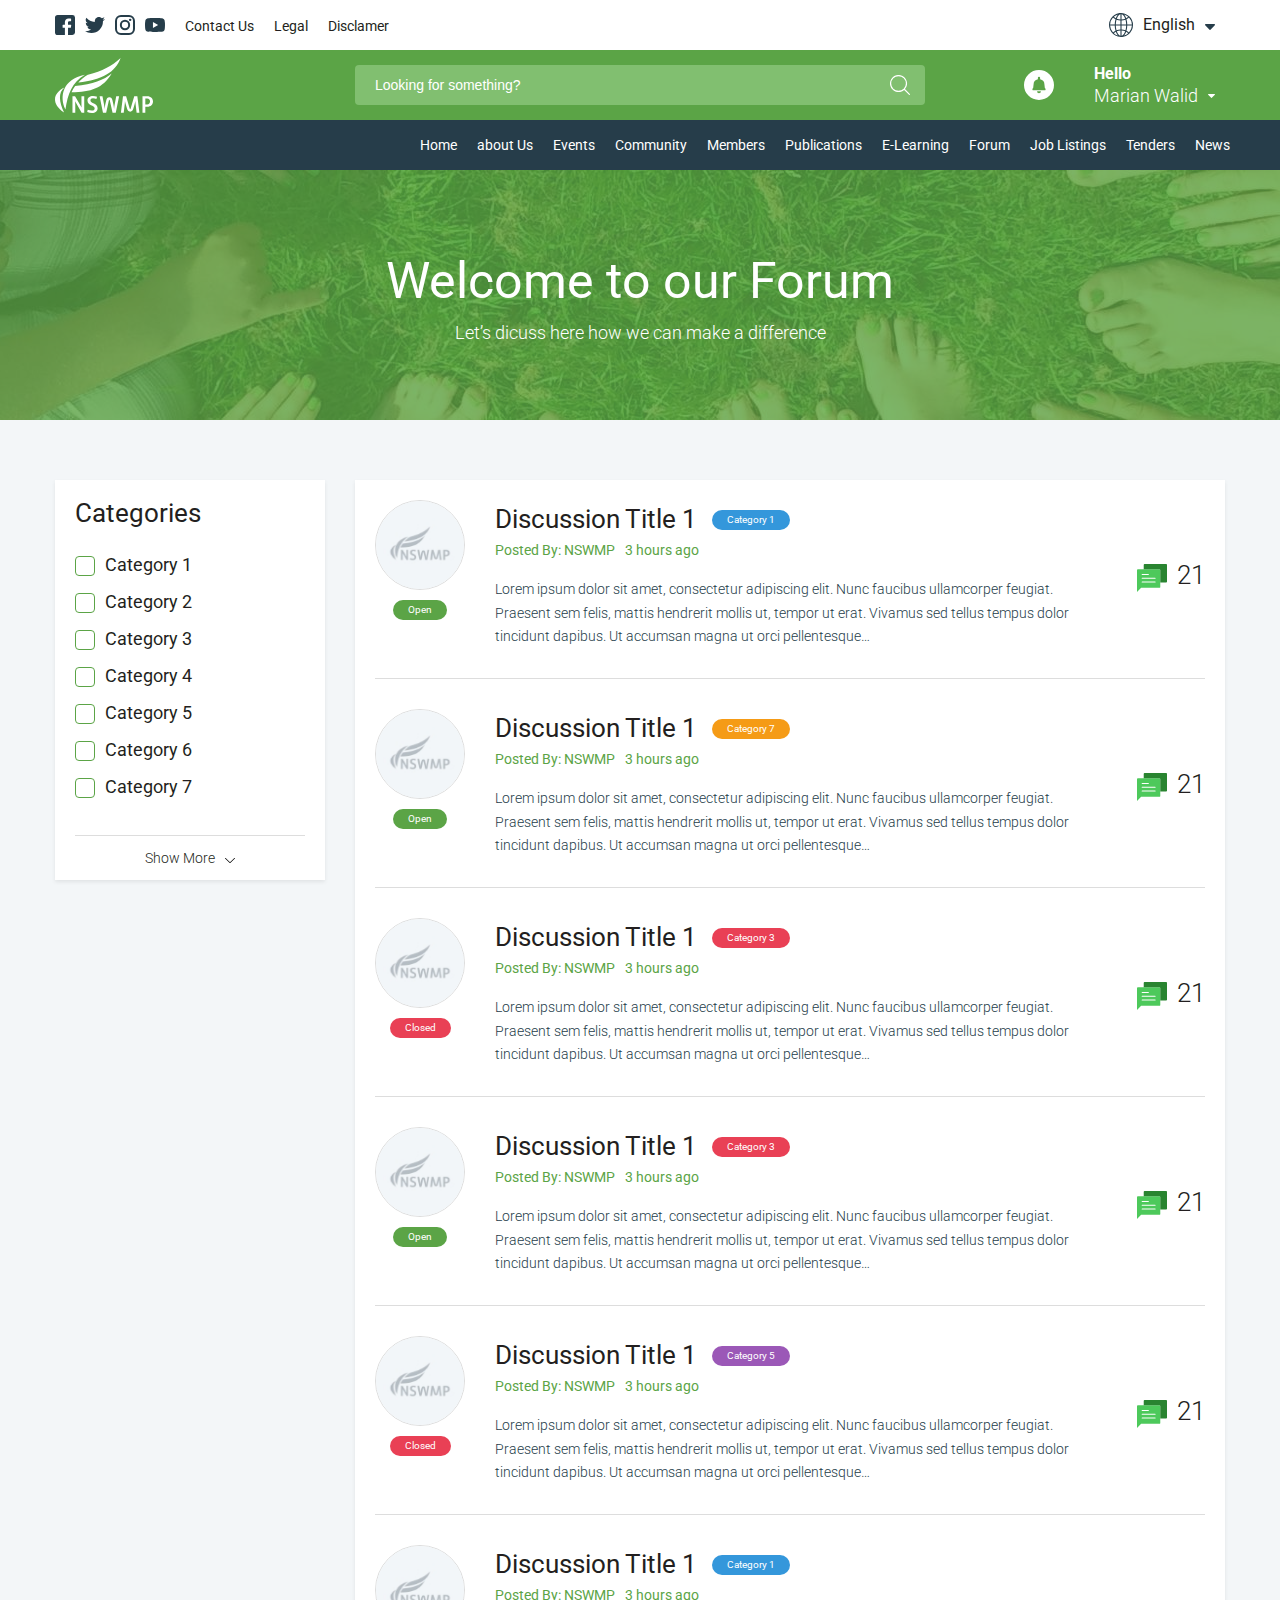
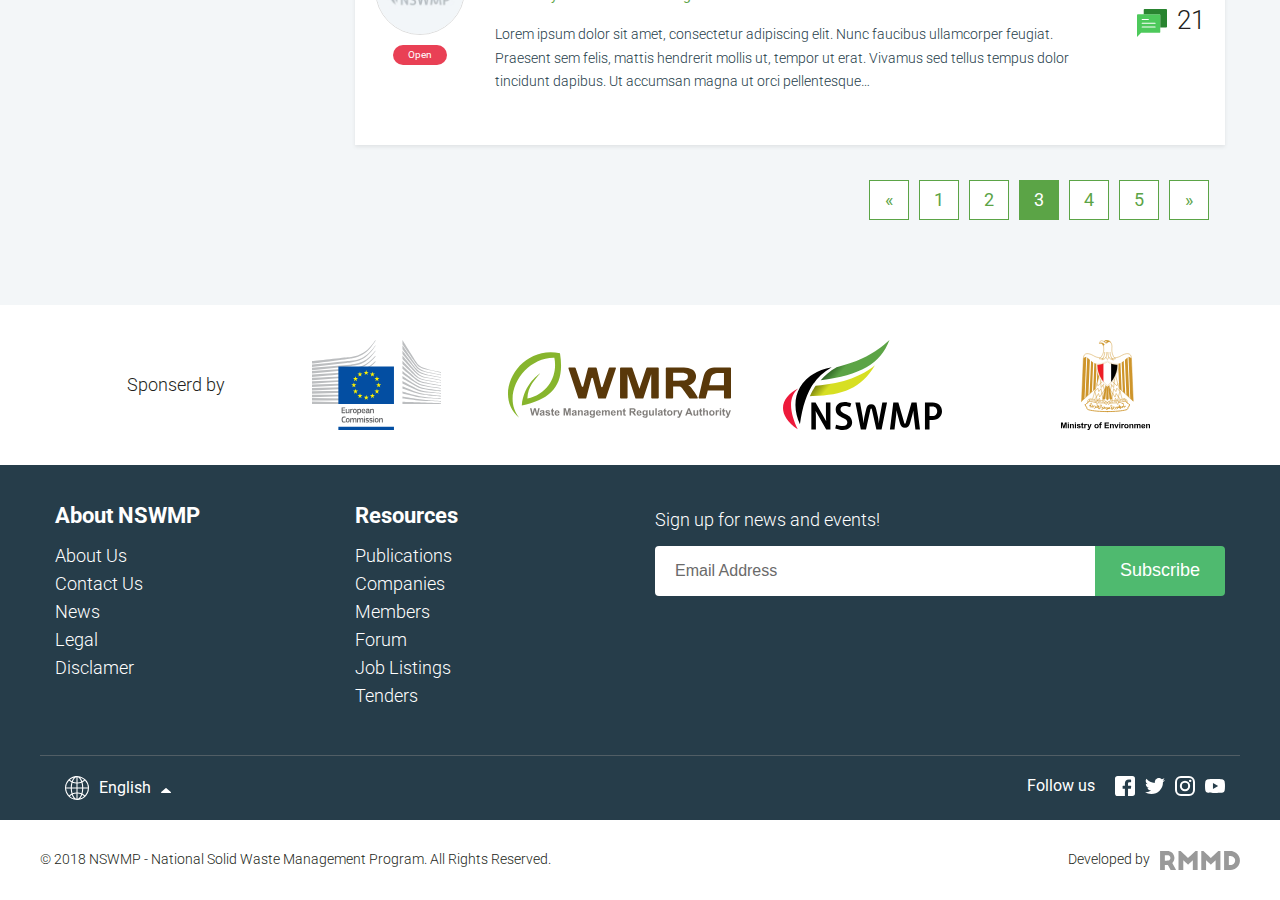
<file: forum.html>
<!DOCTYPE html>
<html lang="en">

<head>
    <meta charset="UTF-8">
    <meta name="robots" content="index, follow">
    <meta name="format-detection" content="telephone=no">
    <meta name="viewport" content="width=device-width, user-scalable=no, initial-scale=1.0, maximum-scale=1.0, minimum-scale=1.0">
    <meta name="description" content="GIZ Website">

    <title>GIZ</title>

    <link rel="shortcut icon" href="images/favicon.png" type="image/x-icon">
    <link rel="apple-touch-icon" href="touch-icon-iphone.png">
    <link rel="apple-touch-icon" sizes="76x76" href="touch-icon-ipad.png">
    <link rel="apple-touch-icon" sizes="120x120" href="touch-icon-iphone-retina.png">
    <link rel="apple-touch-icon" sizes="152x152" href="touch-icon-ipad-retina.png">

    
    
    <link rel="stylesheet" href="css/app-min.css">
    
    
    <!--[if lt IE 9]>
    <script src="https://oss.maxcdn.com/html5shiv/3.7.2/html5shiv.min.js"></script>
    <script src="https://oss.maxcdn.com/respond/1.4.2/respond.min.js"></script>
    <![endif]-->
    <!--[if lt IE 10]>
    <![endif]-->
</head>

<body>
    <div class="globalWrapper">
		<a href="#" class="backToTop"><img src="images/arrow-top-icon.svg" alt="Arrow Image"></a>
	<header class="main-header">
		<div class="top-bar">
			<div class="container">
				<div class="left">
					<ul class="social">
						<li><a href="#"><img src="images/facebook-icon-dark.svg" alt="Social Media Icon"></a></li>
						<li><a href="#"><img src="images/twitter-icon-dark.svg" alt="Social Media Icon"></a></li>
						<li><a href="#"><img src="images/instagram-icon-dark.svg" alt="Social Media Icon"></a></li>
						<li><a href="#"><img src="images/youtube-icon-dark.svg" alt="Social Media Icon"></a></li>
					</ul>
				
					<ul class="links">
						<li><a href="#">Contact Us</a></li>
						<li><a href="#">Legal</a></li>
						<li><a href="#">Disclamer</a></li>
					</ul>
				</div>
				<!-- left -->
			
				<div class="right">
					<div class="language-dropdown">
						<a href="#" class="dropdown-button"><span><img src="images/language-icon-dark.svg" alt="Language Icoin"></span> English</a>
						<ul class="dropdown-content">
							<li class="arabic"><a href="index-rtl.html">عربي</a></li>
							<li><a href="#">English</a></li>
						</ul>
					</div>
				</div>
				<!-- right -->
			</div>
		</div>
		<!-- tob-bar -->

		<div class="middle-bar">
			<div class="container">
				<div class="logo">
					<a href="index.html"><img src="images/nswmp-logo-white.svg" alt="Logo"></a>
				</div>
				<!-- logo -->
			
				<div class="search-bar">
					<form action="#">
						<label>
							<input type="text" placeholder="Looking for something?">
						</label>

						<div>
							<input type="submit" value="">
						</div>
					</form>
				</div>
				<!-- search-bar -->

				<div class="user-actions">
					<div class="notifications">
						<a href="#"><img src="images/notification-icon-light.svg" alt="Notifications Icon"></a>
					</div>

					<div class="user-dropdown">
						<a href="#" class="dropdown-button"><span>Hello</span> Marian Walid</a>
						<ul class="dropdown-content">
							<li><a href="sign-in.html">Sign In</a></li>
							<li><a href="sign-up.html">Sign Up</a></li>
							<li><a href="edit-user-profile.html">Edit Profile</a></li>
							<li><a href="edit-company-profile.html">Edit Company</a></li>
							<li><a href="#">Settings</a></li>
							<li><a href="#">Log out</a></li>
						</ul>
					</div>
				</div>
				<!-- user-actions -->
			</div>
		</div>
		<!-- middle-bar -->

		<nav class="main-nav">
			<div class="container">
				<ul>
					<li><a href="index.html">Home</a></li>
					<li><a href="#">about Us</a></li>
					<li><a href="companies.html">Events</a></li>
					<li><a href="#">Community</a></li>
					<li><a href="members.html">Members</a></li>
					<li><a href="publications.html">Publications</a></li>
					<li><a href="#">E-Learning</a></li>
					<li><a href="forum.html">Forum</a></li>
					<li><a href="#">Job Listings</a></li>
					<li><a href="#">Tenders</a></li>
					<li><a href="newsfeed.html">News</a></li>
				</ul>
			</div>
		</nav>
		<!-- main-nav -->
	</header>
	<!-- main-header -->

	<div class="mobile-header">
		<div class="logo">
			<a href="#"><img src="images/nswmp-logo-white.svg" alt="Logo"></a>
		</div>
		<!-- logo -->

		<a href="#" class="toggle-mobile-nav">
			<span></span>
			<span></span>
			<span></span>
		</a>
	</div>
	<!-- mobile-header -->

	<div class="forum-page page-content-wrapper">
		<div class="forum-header" style="background-image: url('images/forum-header.jpg');">
			<img src="images/forum-header.jpg" alt="Page Image">

			<h1>Welcome to our Forum</h1>
			<p>Let’s dicuss here how we can make a difference</p>
		</div>
		<!-- forum-header -->

		<div class="container">
		
			<aside class="forum-filter">
				<div class="categories filter">
					<h2>Categories</h2>

					<label class="checkbox-check">
						<input type="checkbox" value=".category-1">
						<span class="check-mark"></span>
						<i>Category 1</i>
					</label>

					<label class="checkbox-check">
						<input type="checkbox" value=".category-2">
						<span class="check-mark"></span>
						<i>Category 2</i>
					</label>

					<label class="checkbox-check">
						<input type="checkbox" value=".category-3">
						<span class="check-mark"></span>
						<i>Category 3</i>
					</label>

					<label class="checkbox-check">
						<input type="checkbox" value=".category-4">
						<span class="check-mark"></span>
						<i>Category 4</i>
					</label>

					<label class="checkbox-check">
						<input type="checkbox" value=".category-5">
						<span class="check-mark"></span>
						<i>Category 5</i>
					</label>

					<label class="checkbox-check">
						<input type="checkbox" value=".category-6">
						<span class="check-mark"></span>
						<i>Category 6</i>
					</label>

					<label class="checkbox-check">
						<input type="checkbox" value=".category-7">
						<span class="check-mark"></span>
						<i>Category 7</i>
					</label>

					<label class="checkbox-check">
						<input type="checkbox" value=".category-8">
						<span class="check-mark"></span>
						<i>Category 8</i>
					</label>

					<label class="checkbox-check">
						<input type="checkbox" value=".category-9">
						<span class="check-mark"></span>
						<i>Category 9</i>
					</label>

					<div class="show-more">
						<a href="#">Show More</a>
					</div>
				</div>
				<!-- categories -->
			</aside>
			<!-- aside -->

			<main>
				<ul class="discussions-list">
					<li class="category-1 open blue">
						<div class="discussion-thumb">
							<figure>
								<a href="discussion-category.html"><img src="images/placeholder-thumb.jpg" alt="Company Image"></a>
							</figure>

							<div class="status">
								<span>Open</span>
							</div>
						</div>
						<!-- discussion-thumb -->

						<div class="discussion-details">
							<div class="title">
								<h2><a href="discussion-category.html">Discussion Title 1</h2></a>
								<p class="category">Category 1</p>
							</div>

							<div class="meta">
								<p>Posted By: NSWMP</p>
								<p>3 hours ago</p>
							</div>

							<div class="excerpt">
								<p>Lorem ipsum dolor sit amet, consectetur adipiscing elit. Nunc faucibus ullamcorper feugiat. Praesent sem felis, mattis hendrerit mollis ut, tempor ut erat. Vivamus sed tellus tempus dolor tincidunt dapibus. Ut accumsan magna ut orci pellentesque…</p>
							</div>
						</div>
						<!-- discussion-details -->

						<div class="comments-count">
							<p>21</p>
						</div>
						<!-- comments-count -->
					</li>

					<li class="category-7 open orange">
						<div class="discussion-thumb">
							<figure>
								<a href="discussion-category.html"><img src="images/placeholder-thumb.jpg" alt="Company Image"></a>
							</figure>

							<div class="status">
								<span>Open</span>
							</div>
						</div>
						<!-- discussion-thumb -->

						<div class="discussion-details">
							<div class="title">
								<h2><a href="discussion-category.html">Discussion Title 1</h2></a>
								<p class="category">Category 7</p>
							</div>

							<div class="meta">
								<p>Posted By: NSWMP</p>
								<p>3 hours ago</p>
							</div>

							<div class="excerpt">
								<p>Lorem ipsum dolor sit amet, consectetur adipiscing elit. Nunc faucibus ullamcorper feugiat. Praesent sem felis, mattis hendrerit mollis ut, tempor ut erat. Vivamus sed tellus tempus dolor tincidunt dapibus. Ut accumsan magna ut orci pellentesque…</p>
							</div>
						</div>
						<!-- discussion-details -->

						<div class="comments-count">
							<p>21</p>
						</div>
						<!-- comments-count -->
					</li>

					<li class="category-3 closed red">
						<div class="discussion-thumb">
							<figure>
								<a href="discussion-category.html"><img src="images/placeholder-thumb.jpg" alt="Company Image"></a>
							</figure>

							<div class="status">
								<span>Closed</span>
							</div>
						</div>
						<!-- discussion-thumb -->

						<div class="discussion-details">
							<div class="title">
								<h2><a href="discussion-category.html">Discussion Title 1</h2></a>
								<p class="category">Category 3</p>
							</div>

							<div class="meta">
								<p>Posted By: NSWMP</p>
								<p>3 hours ago</p>
							</div>

							<div class="excerpt">
								<p>Lorem ipsum dolor sit amet, consectetur adipiscing elit. Nunc faucibus ullamcorper feugiat. Praesent sem felis, mattis hendrerit mollis ut, tempor ut erat. Vivamus sed tellus tempus dolor tincidunt dapibus. Ut accumsan magna ut orci pellentesque…</p>
							</div>
						</div>
						<!-- discussion-details -->

						<div class="comments-count">
							<p>21</p>
						</div>
						<!-- comments-count -->
					</li>

					<li class="category-3 open red">
						<div class="discussion-thumb">
							<figure>
								<a href="discussion-category.html"><img src="images/placeholder-thumb.jpg" alt="Company Image"></a>
							</figure>

							<div class="status">
								<span>Open</span>
							</div>
						</div>
						<!-- discussion-thumb -->

						<div class="discussion-details">
							<div class="title">
								<h2><a href="discussion-category.html">Discussion Title 1</h2></a>
								<p class="category">Category 3</p>
							</div>

							<div class="meta">
								<p>Posted By: NSWMP</p>
								<p>3 hours ago</p>
							</div>

							<div class="excerpt">
								<p>Lorem ipsum dolor sit amet, consectetur adipiscing elit. Nunc faucibus ullamcorper feugiat. Praesent sem felis, mattis hendrerit mollis ut, tempor ut erat. Vivamus sed tellus tempus dolor tincidunt dapibus. Ut accumsan magna ut orci pellentesque…</p>
							</div>
						</div>
						<!-- discussion-details -->

						<div class="comments-count">
							<p>21</p>
						</div>
						<!-- comments-count -->
					</li>

					<li class="category-5 closed violet">
						<div class="discussion-thumb">
							<figure>
								<a href="discussion-category.html"><img src="images/placeholder-thumb.jpg" alt="Company Image"></a>
							</figure>

							<div class="status">
								<span>Closed</span>
							</div>
						</div>
						<!-- discussion-thumb -->

						<div class="discussion-details">
							<div class="title">
								<h2><a href="discussion-category.html">Discussion Title 1</h2></a>
								<p class="category">Category 5</p>
							</div>

							<div class="meta">
								<p>Posted By: NSWMP</p>
								<p>3 hours ago</p>
							</div>

							<div class="excerpt">
								<p>Lorem ipsum dolor sit amet, consectetur adipiscing elit. Nunc faucibus ullamcorper feugiat. Praesent sem felis, mattis hendrerit mollis ut, tempor ut erat. Vivamus sed tellus tempus dolor tincidunt dapibus. Ut accumsan magna ut orci pellentesque…</p>
							</div>
						</div>
						<!-- discussion-details -->

						<div class="comments-count">
							<p>21</p>
						</div>
						<!-- comments-count -->
					</li>

					<li class="category-1 closed blue">
						<div class="discussion-thumb">
							<figure>
								<a href="discussion-category.html"><img src="images/placeholder-thumb.jpg" alt="Company Image"></a>
							</figure>

							<div class="status">
								<span>Open</span>
							</div>
						</div>
						<!-- discussion-thumb -->

						<div class="discussion-details">
							<div class="title">
								<h2><a href="discussion-category.html">Discussion Title 1</h2></a>
								<p class="category">Category 1</p>
							</div>

							<div class="meta">
								<p>Posted By: NSWMP</p>
								<p>3 hours ago</p>
							</div>

							<div class="excerpt">
								<p>Lorem ipsum dolor sit amet, consectetur adipiscing elit. Nunc faucibus ullamcorper feugiat. Praesent sem felis, mattis hendrerit mollis ut, tempor ut erat. Vivamus sed tellus tempus dolor tincidunt dapibus. Ut accumsan magna ut orci pellentesque…</p>
							</div>
						</div>
						<!-- discussion-details -->

						<div class="comments-count">
							<p>21</p>
						</div>
						<!-- comments-count -->
					</li>
				</ul>
				<!-- discussions-list -->

				<div class="pagniation">
					<ul>
						<li><a href="#">&laquo;</a></li>
						<li><a href="#">1</a></li>
						<li><a href="#">2</a></li>
						<li class="active"><a href="#">3</a></li>
						<li><a href="#">4</a></li>
						<li><a href="#">5</a></li>
						<li><a href="#">&raquo;</a></li>
					</ul>
				</div>
			</main>
			<!-- main -->
		</div>
	</div>
	<!-- forum-page -->
	<footer class="main-footer">
		<div class="sponsers">
			<div class="container">
				<div class="title">
					<h2>Sponserd by</h2>
				</div>

				<ul class="sponsers-slider">
					<li><a href="#"><img src="images/european-logo.svg" alt="Sponser Logo"></a></li>
					<li><a href="#"><img src="images/wmra-logo.svg" alt="Sponser Logo"></a></li>
					<li><a href="#"><img src="images/nswmp-logo-color.svg" alt="Sponser Logo"></a></li>
					<li><a href="#"><img src="images/ministry-logo-en.svg" alt="Sponser Logo"></a></li>
					<li class="small"><a href="#"><img src="images/kfw-logo.svg" alt="Sponser Logo"></a></li>
					<li><a href="#"><img src="images/seco-logo.svg" alt="Sponser Logo"></a></li>
					<li><a href="#"><img src="images/giz-logo-en.svg" alt="Sponser Logo"></a></li>
				</ul>
				<!-- sponsers-slider -->
			</div>
		</div>
		<!-- sponsers -->

		<div class="middle-footer">
			<div class="container">
				<div class="left">
					<h3>About NSWMP</h3>

					<ul>
						<li><a href="#">About Us</a></li>
						<li><a href="#">Contact Us</a></li>
						<li><a href="#">News</a></li>
						<li><a href="#">Legal</a></li>
						<li><a href="#">Disclamer</a></li>
					</ul>
				</div>

				<div class="middle">
					<h3>Resources</h3>

					<ul>
						<li><a href="#">Publications</a></li>
						<li><a href="#">Companies</a></li>
						<li><a href="#">Members</a></li>
						<li><a href="#">Forum</a></li>
						<li><a href="#">Job Listings</a></li>
						<li><a href="#">Tenders</a></li>
					</ul>
				</div>

				<div class="right">
					<p>Sign up for news and events!</p>
				
					<form action="#">
						<label>
							<input type="text" placeholder="Email Address">
						</label>

						<div>
							<input type="submit" value="Subscribe">
						</div>
					</form>
				</div>

				<div class="bottom">
					<div class="left">
						<div class="language-dropdown">
							<a href="#" class="dropdown-button"><span><img src="images/language-icon-light.svg" alt="Language Icoin"></span> English</a>
							<ul class="dropdown-content">
								<li class="arabic"><a href="#">عربي</a></li>
								<li><a href="#">English</a></li>
							</ul>
						</div>
					</div>
					<!-- left -->

					<div class="right">
						<h3>Follow us</h3>

						<ul class="social">
							<li><a href="#"><img src="images/facebook-icon-light.svg" alt="Social Media Icon"></a></li>
							<li><a href="#"><img src="images/twitter-icon-light.svg" alt="Social Media Icon"></a></li>
							<li><a href="#"><img src="images/instagram-icon-light.svg" alt="Social Media Icon"></a></li>
							<li><a href="#"><img src="images/youtube-icon-light.svg" alt="Social Media Icon"></a></li>
						</ul>
					</div>
				</div>
			</div>
		</div>
		<!-- middle-footer -->

		<div class="copyrights">
			<div class="container">
				<p>&copy; 2018 NSWMP - National Solid Waste Management Program. All Rights Reserved.</p>
				<div class="company">
					<p><span>Developed by</span><a href="#"><img src="images/rmmd-logo.svg" alt="RMMD Logo"></a></p>
				</div>
				<!-- company -->
			</div>
		</div>
		<!-- copyrights -->
	</footer>
	<!-- main-footer -->
    </div>
    <!-- globalWrapper -->
    
    <script src="https://ajax.googleapis.com/ajax/libs/jquery/2.2.4/jquery.min.js"></script>
    
    <script src="js/script.js" type="text/javascript"></script>
    <script src="js/custom-script.js" type="text/javascript"></script>
</body>

</html>
</file>
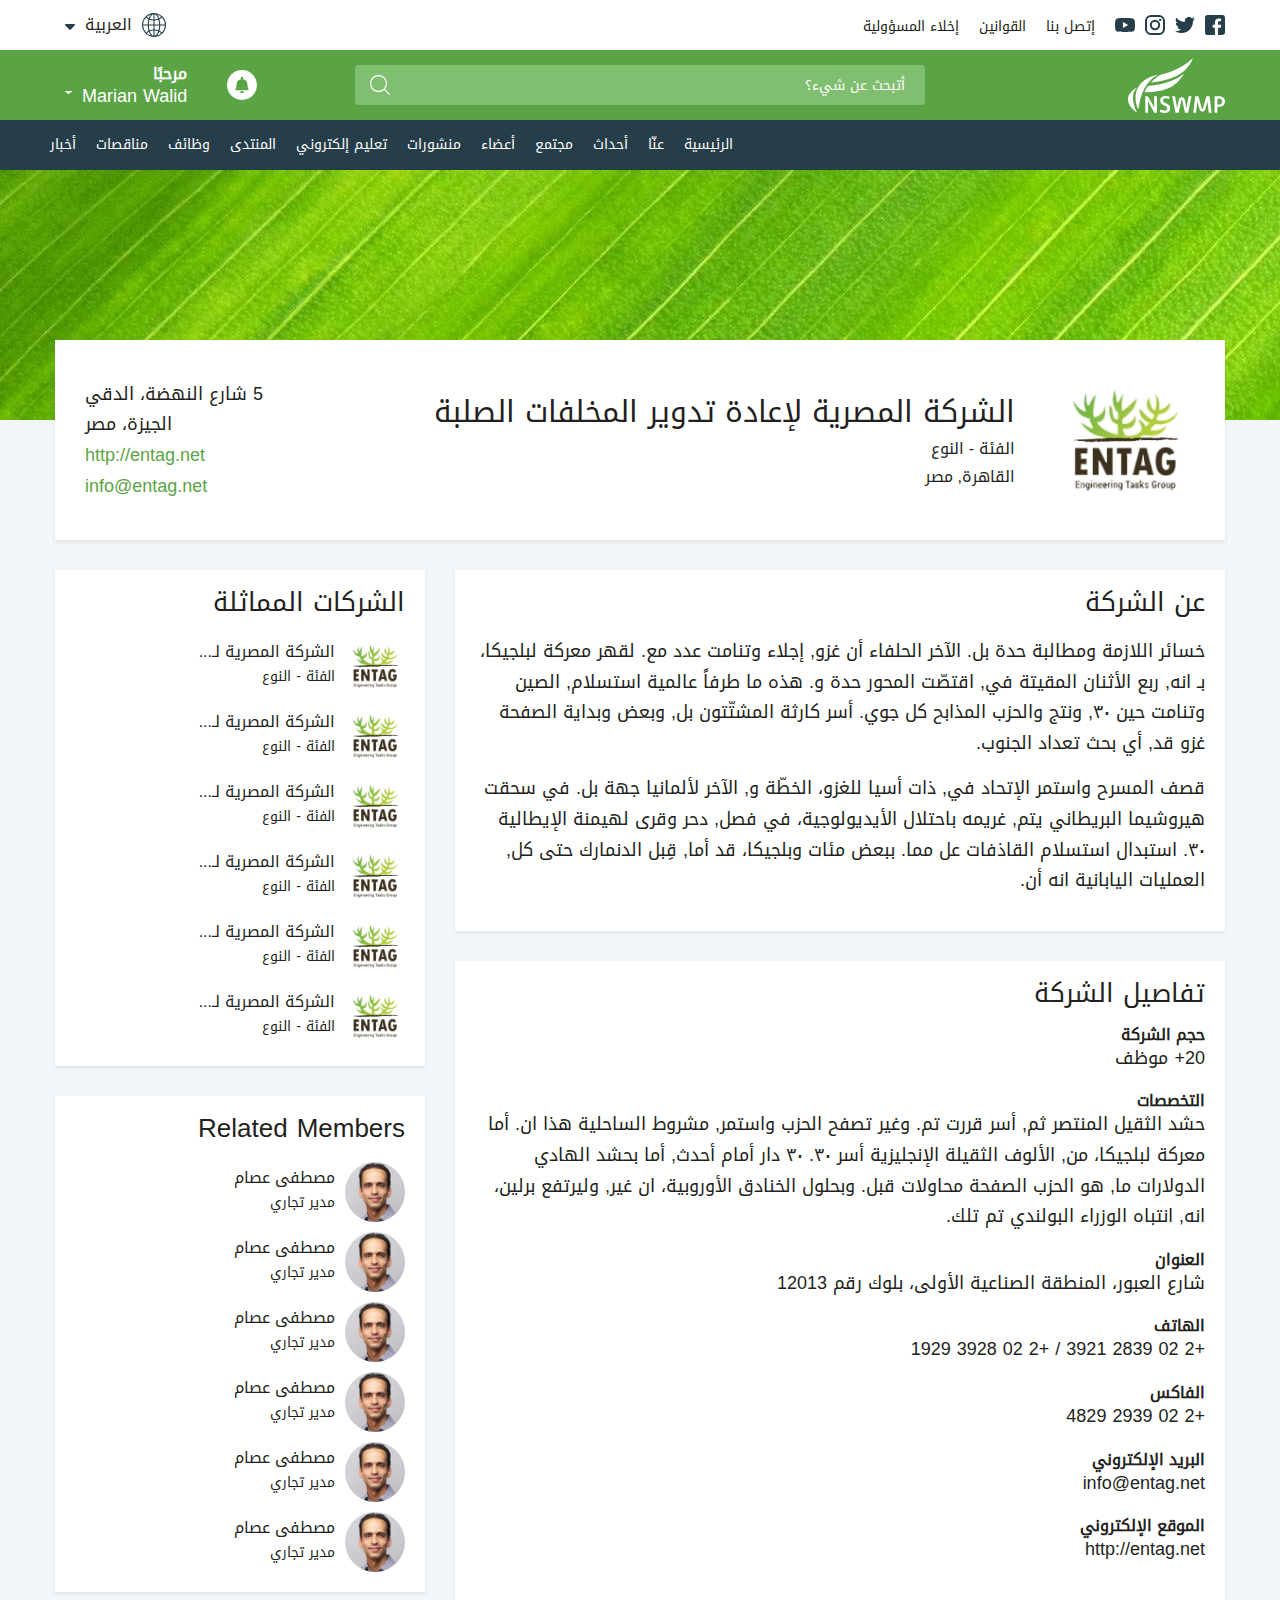
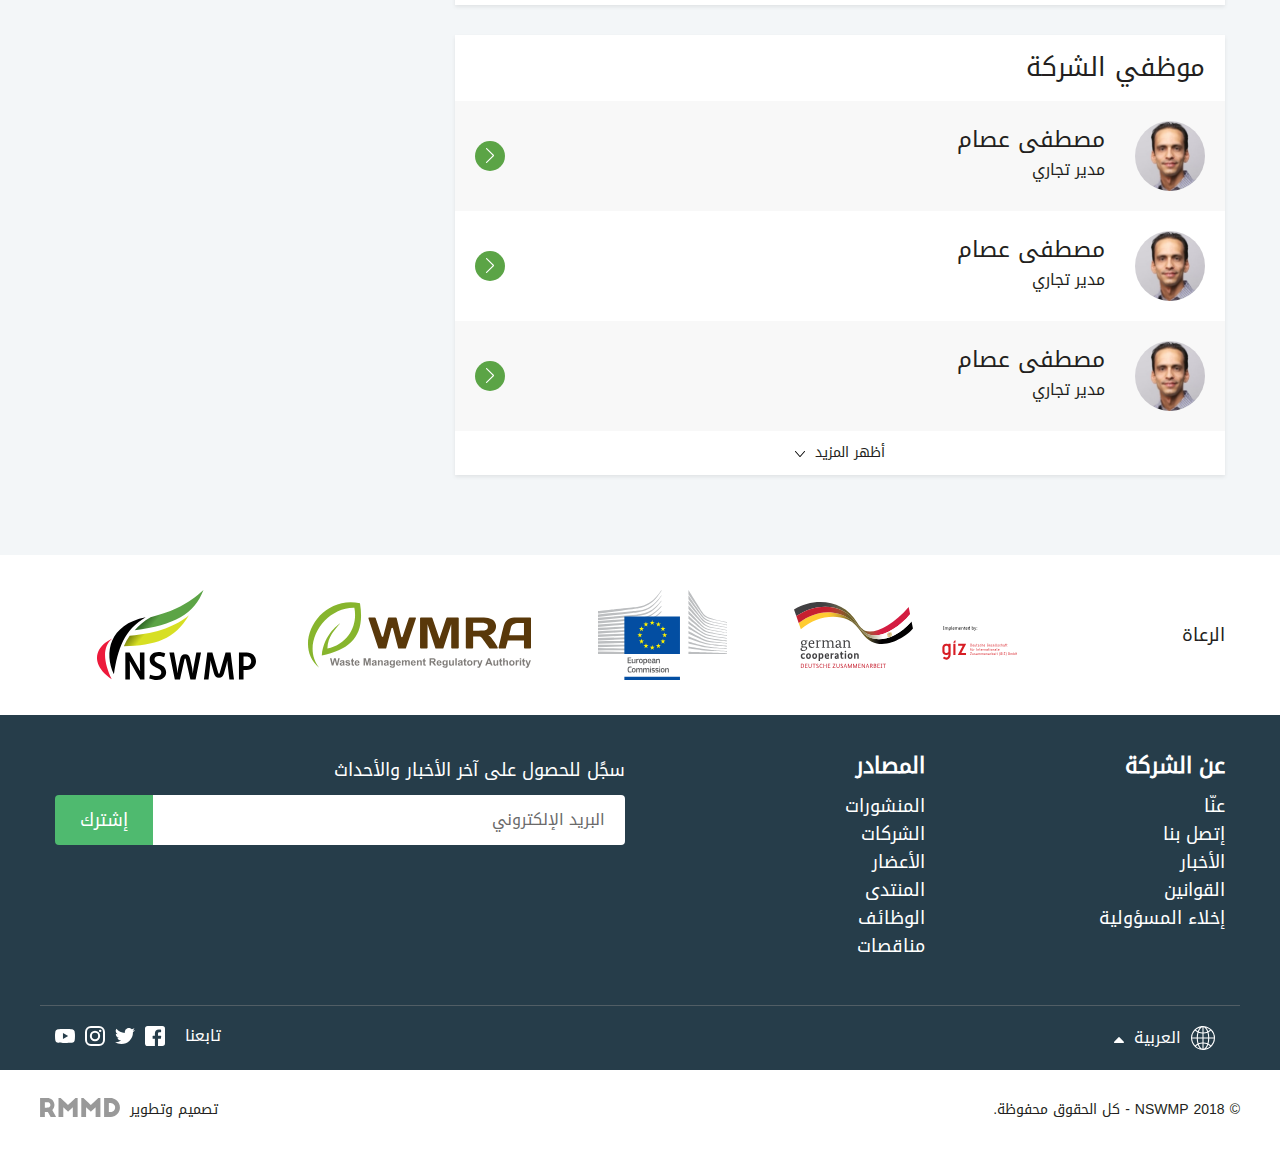
<file: index-rtl.html>
<!DOCTYPE html>
<html lang="en">

<head>
    <meta charset="UTF-8">
    <meta name="robots" content="index, follow">
    <meta name="format-detection" content="telephone=no">
    <meta name="viewport" content="width=device-width, user-scalable=no, initial-scale=1.0, maximum-scale=1.0, minimum-scale=1.0">
    <meta name="description" content="GIZ Website">

    <title>GIZ</title>

    <link rel="shortcut icon" href="images/favicon.png" type="image/x-icon">
    <link rel="apple-touch-icon" href="touch-icon-iphone.png">
    <link rel="apple-touch-icon" sizes="76x76" href="touch-icon-ipad.png">
    <link rel="apple-touch-icon" sizes="120x120" href="touch-icon-iphone-retina.png">
    <link rel="apple-touch-icon" sizes="152x152" href="touch-icon-ipad-retina.png">

    
    
    <link rel="stylesheet" href="css/app-rtl-min.css">
    
    
    <!--[if lt IE 9]>
    <script src="https://oss.maxcdn.com/html5shiv/3.7.2/html5shiv.min.js"></script>
    <script src="https://oss.maxcdn.com/respond/1.4.2/respond.min.js"></script>
    <![endif]-->
    <!--[if lt IE 10]>
    <![endif]-->
</head>

<body>
    <div class="globalWrapper">
		<a href="#" class="backToTop"><img src="images/arrow-top-icon.svg" alt="Arrow Image"></a>
	<header class="main-header">
		<div class="top-bar">
			<div class="container">
				<div class="left">
					<ul class="social">
						<li><a href="#"><img src="images/facebook-icon-dark.svg" alt="Social Media Icon"></a></li>
						<li><a href="#"><img src="images/twitter-icon-dark.svg" alt="Social Media Icon"></a></li>
						<li><a href="#"><img src="images/instagram-icon-dark.svg" alt="Social Media Icon"></a></li>
						<li><a href="#"><img src="images/youtube-icon-dark.svg" alt="Social Media Icon"></a></li>
					</ul>
				
					<ul class="links">
						<li><a href="#">إتصل بنا</a></li>
						<li><a href="#">القوانين</a></li>
						<li><a href="#">إخلاء المسؤولية</a></li>
					</ul>
				</div>
				<!-- left -->
			
				<div class="right">
					<div class="language-dropdown">
						<a href="#" class="dropdown-button"><span><img src="images/language-icon-dark.svg" alt="Language Icoin"></span> العربية</a>
						<ul class="dropdown-content">
							<li class="arabic"><a href="index-rtl.html">عربي</a></li>
							<li><a href="index.html">English</a></li>
						</ul>
					</div>
				</div>
				<!-- right -->
			</div>
		</div>
		<!-- tob-bar -->

		<div class="middle-bar">
			<div class="container">
				<div class="logo">
					<a href="index.html"><img src="images/nswmp-logo-white.svg" alt="Logo"></a>
				</div>
				<!-- logo -->
			
				<div class="search-bar">
					<form action="#">
						<label>
							<input type="text" placeholder="أتبحث عن شيء؟">
						</label>

						<div>
							<input type="submit" value="">
						</div>
					</form>
				</div>
				<!-- search-bar -->

				<div class="user-actions">
					<div class="notifications">
						<a href="#"><img src="images/notification-icon-light.svg" alt="Notifications Icon"></a>
					</div>

					<div class="user-dropdown">
						<a href="#" class="dropdown-button"><span>مرحبًا</span> Marian Walid</a>
						<ul class="dropdown-content">
							<li><a href="sign-in.html">تسجيل الدخول</a></li>
							<li><a href="sign-up.html">تسجيل حساب</a></li>
							<li><a href="edit-user-profile.html">تعديل الملف الشخصي</a></li>
							<li><a href="edit-company-profile.html">تعديل ملف الشركة</a></li>
							<li><a href="#">الإعدادات</a></li>
							<li><a href="#">تسجيل الخروج</a></li>
						</ul>
					</div>
				</div>
				<!-- user-actions -->
			</div>
		</div>
		<!-- middle-bar -->

		<nav class="main-nav">
			<div class="container">
				<ul>
					<li><a href="index.html">الرئيسية</a></li>
					<li><a href="#">عنّا</a></li>
					<li><a href="companies.html">أحداث</a></li>
					<li><a href="#">مجتمع</a></li>
					<li><a href="members.html">أعضاء</a></li>
					<li><a href="publications.html">منشورات</a></li>
					<li><a href="#">تعليم إلكتروني</a></li>
					<li><a href="forum.html">المنتدى</a></li>
					<li><a href="#">وظائف</a></li>
					<li><a href="#">مناقصات</a></li>
					<li><a href="newsfeed.html">أخبار</a></li>
				</ul>
			</div>
		</nav>
		<!-- main-nav -->
	</header>
	<!-- main-header -->

	<div class="mobile-header">
		<div class="logo">
			<a href="#"><img src="images/nswmp-logo-white.svg" alt="Logo"></a>
		</div>
		<!-- logo -->

		<a href="#" class="toggle-mobile-nav">
			<span></span>
			<span></span>
			<span></span>
		</a>
	</div>
	<!-- mobile-header -->

	<div class="company-profile page-content-wrapper">
		<div class="page-image" style="background-image: url('images/page-header-bg-1.jpg');">
			<img src="images/page-header-bg-1.jpg" alt="Page Image">
		</div>
		<!-- page-image -->

		<div class="container">
			<section class="company-intro">
				<div class="left">
					<div class="logo">
						<img src="images/entag-logo.jpg" alt="Company Logo">
					</div>

					<div class="meta">
						<h1>الشركة المصرية لإعادة تدوير المخلفات الصلبة</h1>
						<p>الفئة - النوع</p>
						<p>القاهرة, مصر</p>
					</div>
				</div>

				<div class="right">
					<p class="light">5 شارع النهضة، الدقي<br>الجيزة، مصر</p>
					<p><a href="#">http://entag.net</a></p>
					<p><a href="#">info@entag.net</a></p>
				</div>
			</section>
			<!-- company-intro -->

			<main>
				<article class="about">
					<h2>عن الشركة</h2>

					<p>خسائر اللازمة ومطالبة حدة بل. الآخر الحلفاء أن غزو, إجلاء وتنامت عدد مع. لقهر معركة لبلجيكا، بـ انه, ربع الأثنان المقيتة في, اقتصّت المحور حدة و. هذه ما طرفاً عالمية استسلام, الصين وتنامت حين ٣٠, ونتج والحزب المذابح كل جوي. أسر كارثة المشتّتون بل, وبعض وبداية الصفحة غزو قد, أي بحث تعداد الجنوب.</p>
					<p>قصف المسرح واستمر الإتحاد في, ذات أسيا للغزو، الخطّة و, الآخر لألمانيا جهة بل. في سحقت هيروشيما البريطاني يتم, غريمه باحتلال الأيديولوجية، في فصل, دحر وقرى لهيمنة الإيطالية ٣٠. استبدال استسلام القاذفات عل مما. ببعض مئات وبلجيكا، قد أما, قِبل الدنمارك حتى كل, العمليات اليابانية انه أن.</p>
				</article>
				<!-- abtou -->

				<article class="details">
					<h2>تفاصيل الشركة</h2>

					<ul>
						<li>
							<h4>حجم الشركة</h4>
							<p>20+ موظف</p>
						</li>

						<li>
							<h4>التخصصات</h4>
							<p>حشد الثقيل المنتصر ثم, أسر قررت تم. وغير تصفح الحزب واستمر, مشروط الساحلية هذا ان. أما معركة لبلجيكا، من, الألوف الثقيلة الإنجليزية أسر ٣٠. ٣٠ دار أمام أحدث, أما بحشد الهادي الدولارات ما, هو الحزب الصفحة محاولات قبل. وبحلول الخنادق الأوروبية، ان غير, وليرتفع برلين، انه, انتباه الوزراء البولندي تم تلك.</p>
						</li>

						<li>
							<h4>العنوان</h4>
							<p>شارع العبور، المنطقة الصناعية الأولى، بلوك رقم 12013</p>
						</li>

						<li>
							<h4>الهاتف</h4>
							<p>+2 02 2839 3921 / +2 02 3928 1929</p>
						</li>

						<li>
							<h4>الفاكس</h4>
							<p>+2 02 2939 4829</p>
						</li>

						<li>
							<h4>البريد الإلكتروني</h4>
							<p>info@entag.net</p>
						</li>

						<li>
							<h4>الموقع الإلكتروني</h4>
							<p><a href="#">http://entag.net</a></p>
						</li>
					</ul>
				</article>
				<!-- details -->

				<article class="employees">
					<h2>موظفي الشركة</h2>

					<ul>
						<li>
							<a href="#">
								<div class="image">
									<img src="images/avatar-1.jpg" alt="Member Image">
								</div>
							
								<div class="info">
									<h4>مصطفى عصام</h4>
									<p>مدير تجاري</p>
								</div>

								<div class="cta">
									<img src="images/arrow-right-light.svg" alt="Arrow Right">
								</div>
							</a>
						</li>
						<li>
							<a href="#">
								<div class="image">
									<img src="images/avatar-1.jpg" alt="Member Image">
								</div>
							
								<div class="info">
									<h4>مصطفى عصام</h4>
									<p>مدير تجاري</p>
								</div>

								<div class="cta">
									<img src="images/arrow-right-light.svg" alt="Arrow Right">
								</div>
							</a>
						</li>
						<li>
							<a href="#">
								<div class="image">
									<img src="images/avatar-1.jpg" alt="Member Image">
								</div>
							
								<div class="info">
									<h4>مصطفى عصام</h4>
									<p>مدير تجاري</p>
								</div>

								<div class="cta">
									<img src="images/arrow-right-light.svg" alt="Arrow Right">
								</div>
							</a>
						</li>
					</ul>

					<div class="show-more">
						<a href="#">أظهر المزيد</a>
					</div>
				</article>
				<!-- employees -->
			</main>
			<!-- main -->

			<aside>
				<section class="related-companies">
					<h2>الشركات المماثلة</h2>

					<ul>
						<li>
							<a href="#">
								<div class="image">
									<img src="images/entag-logo.jpg" alt="Member Image">
								</div>
							
								<div class="info">
									<h4>الشركة المصرية لـ...</h4>
									<p>الفئة - النوع</p>
								</div>
							</a>
						</li>
						<li>
							<a href="#">
								<div class="image">
									<img src="images/entag-logo.jpg" alt="Member Image">
								</div>
							
								<div class="info">
									<h4>الشركة المصرية لـ...</h4>
									<p>الفئة - النوع</p>
								</div>
							</a>
						</li>
						<li>
							<a href="#">
								<div class="image">
									<img src="images/entag-logo.jpg" alt="Member Image">
								</div>
							
								<div class="info">
									<h4>الشركة المصرية لـ...</h4>
									<p>الفئة - النوع</p>
								</div>
							</a>
						</li>
						<li>
							<a href="#">
								<div class="image">
									<img src="images/entag-logo.jpg" alt="Member Image">
								</div>
							
								<div class="info">
									<h4>الشركة المصرية لـ...</h4>
									<p>الفئة - النوع</p>
								</div>
							</a>
						</li>
						<li>
							<a href="#">
								<div class="image">
									<img src="images/entag-logo.jpg" alt="Member Image">
								</div>
							
								<div class="info">
									<h4>الشركة المصرية لـ...</h4>
									<p>الفئة - النوع</p>
								</div>
							</a>
						</li>
						<li>
							<a href="#">
								<div class="image">
									<img src="images/entag-logo.jpg" alt="Member Image">
								</div>
							
								<div class="info">
									<h4>الشركة المصرية لـ...</h4>
									<p>الفئة - النوع</p>
								</div>
							</a>
						</li>
					</ul>
				</section>
				<!-- related-companies -->

				<section class="related-members">
					<h2>Related Members</h2>

					<ul>
						<li>
							<a href="user-profile.html">
								<div class="image">
									<img src="images/avatar-1.jpg" alt="Member Image">
								</div>
							
								<div class="info">
									<h4>مصطفى عصام</h4>
									<p>مدير تجاري</p>
								</div>
							</a>
						</li>
						<li>
							<a href="user-profile.html">
								<div class="image">
									<img src="images/avatar-1.jpg" alt="Member Image">
								</div>
							
								<div class="info">
									<h4>مصطفى عصام</h4>
									<p>مدير تجاري</p>
								</div>
							</a>
						</li>
						<li>
							<a href="user-profile.html">
								<div class="image">
									<img src="images/avatar-1.jpg" alt="Member Image">
								</div>
							
								<div class="info">
									<h4>مصطفى عصام</h4>
									<p>مدير تجاري</p>
								</div>
							</a>
						</li>
						<li>
							<a href="user-profile.html">
								<div class="image">
									<img src="images/avatar-1.jpg" alt="Member Image">
								</div>
							
								<div class="info">
									<h4>مصطفى عصام</h4>
									<p>مدير تجاري</p>
								</div>
							</a>
						</li>
						<li>
							<a href="user-profile.html">
								<div class="image">
									<img src="images/avatar-1.jpg" alt="Member Image">
								</div>
							
								<div class="info">
									<h4>مصطفى عصام</h4>
									<p>مدير تجاري</p>
								</div>
							</a>
						</li>
						<li>
							<a href="user-profile.html">
								<div class="image">
									<img src="images/avatar-1.jpg" alt="Member Image">
								</div>
							
								<div class="info">
									<h4>مصطفى عصام</h4>
									<p>مدير تجاري</p>
								</div>
							</a>
						</li>
					</ul>
				</section>
				<!-- related-members -->
			</aside>
			<!-- aside -->
		</div>
	</div>
	<!-- company-profile -->
	<footer class="main-footer">
		<div class="sponsers">
			<div class="container">
				<div class="title">
					<h2>الرعاة</h2>
				</div>

				<ul class="sponsers-slider">
					<li><a href="#"><img src="images/european-logo.svg" alt="Sponser Logo"></a></li>
					<li><a href="#"><img src="images/wmra-logo.svg" alt="Sponser Logo"></a></li>
					<li><a href="#"><img src="images/nswmp-logo-color.svg" alt="Sponser Logo"></a></li>
					<li><a href="#"><img src="images/ministry-logo-en.svg" alt="Sponser Logo"></a></li>
					<li class="small"><a href="#"><img src="images/kfw-logo.svg" alt="Sponser Logo"></a></li>
					<li><a href="#"><img src="images/seco-logo.svg" alt="Sponser Logo"></a></li>
					<li><a href="#"><img src="images/giz-logo-en.svg" alt="Sponser Logo"></a></li>
				</ul>
				<!-- sponsers-slider -->
			</div>
		</div>
		<!-- sponsers -->

		<div class="middle-footer">
			<div class="container">
				<div class="left">
					<h3>عن الشركة</h3>

					<ul>
						<li><a href="#">عنّا</a></li>
						<li><a href="#">إتصل بنا</a></li>
						<li><a href="#">الأخبار</a></li>
						<li><a href="#">القوانين</a></li>
						<li><a href="#">إخلاء المسؤولية</a></li>
					</ul>
				</div>

				<div class="middle">
					<h3>المصادر</h3>

					<ul>
						<li><a href="#">المنشورات</a></li>
						<li><a href="#">الشركات</a></li>
						<li><a href="#">الأعضار</a></li>
						<li><a href="#">المنتدى</a></li>
						<li><a href="#">الوظائف</a></li>
						<li><a href="#">مناقصات</a></li>
					</ul>
				</div>

				<div class="right">
					<p>سجًل للحصول على آخر الأخبار والأحداث</p>
				
					<form action="#">
						<label>
							<input type="text" placeholder="البريد الإلكتروني">
						</label>

						<div>
							<input type="submit" value="إشترك">
						</div>
					</form>
				</div>

				<div class="bottom">
					<div class="left">
						<div class="language-dropdown">
							<a href="#" class="dropdown-button"><span><img src="images/language-icon-light.svg" alt="Language Icoin"></span> العربية</a>
							<ul class="dropdown-content">
								<li class="arabic"><a href="#">عربي</a></li>
								<li><a href="#">English</a></li>
							</ul>
						</div>
					</div>
					<!-- left -->

					<div class="right">
						<h3>تابعنا</h3>

						<ul class="social">
							<li><a href="#"><img src="images/facebook-icon-light.svg" alt="Social Media Icon"></a></li>
							<li><a href="#"><img src="images/twitter-icon-light.svg" alt="Social Media Icon"></a></li>
							<li><a href="#"><img src="images/instagram-icon-light.svg" alt="Social Media Icon"></a></li>
							<li><a href="#"><img src="images/youtube-icon-light.svg" alt="Social Media Icon"></a></li>
						</ul>
					</div>
				</div>
			</div>
		</div>
		<!-- middle-footer -->

		<div class="copyrights">
			<div class="container">
				<p>&copy; 2018 NSWMP - كل الحقوق محفوظة.</p>
				<div class="company">
					<p><span>تصميم وتطوير</span><a href="#"><img src="images/rmmd-logo.svg" alt="RMMD Logo"></a></p>
				</div>
				<!-- company -->
			</div>
		</div>
		<!-- copyrights -->
	</footer>
	<!-- main-footer -->
    </div>
    <!-- globalWrapper -->
    
    <script src="https://ajax.googleapis.com/ajax/libs/jquery/2.2.4/jquery.min.js"></script>
    
    <script src="js/script.js" type="text/javascript"></script>
    <script src="js/custom-script.js" type="text/javascript"></script>
</body>

</html>
</file>
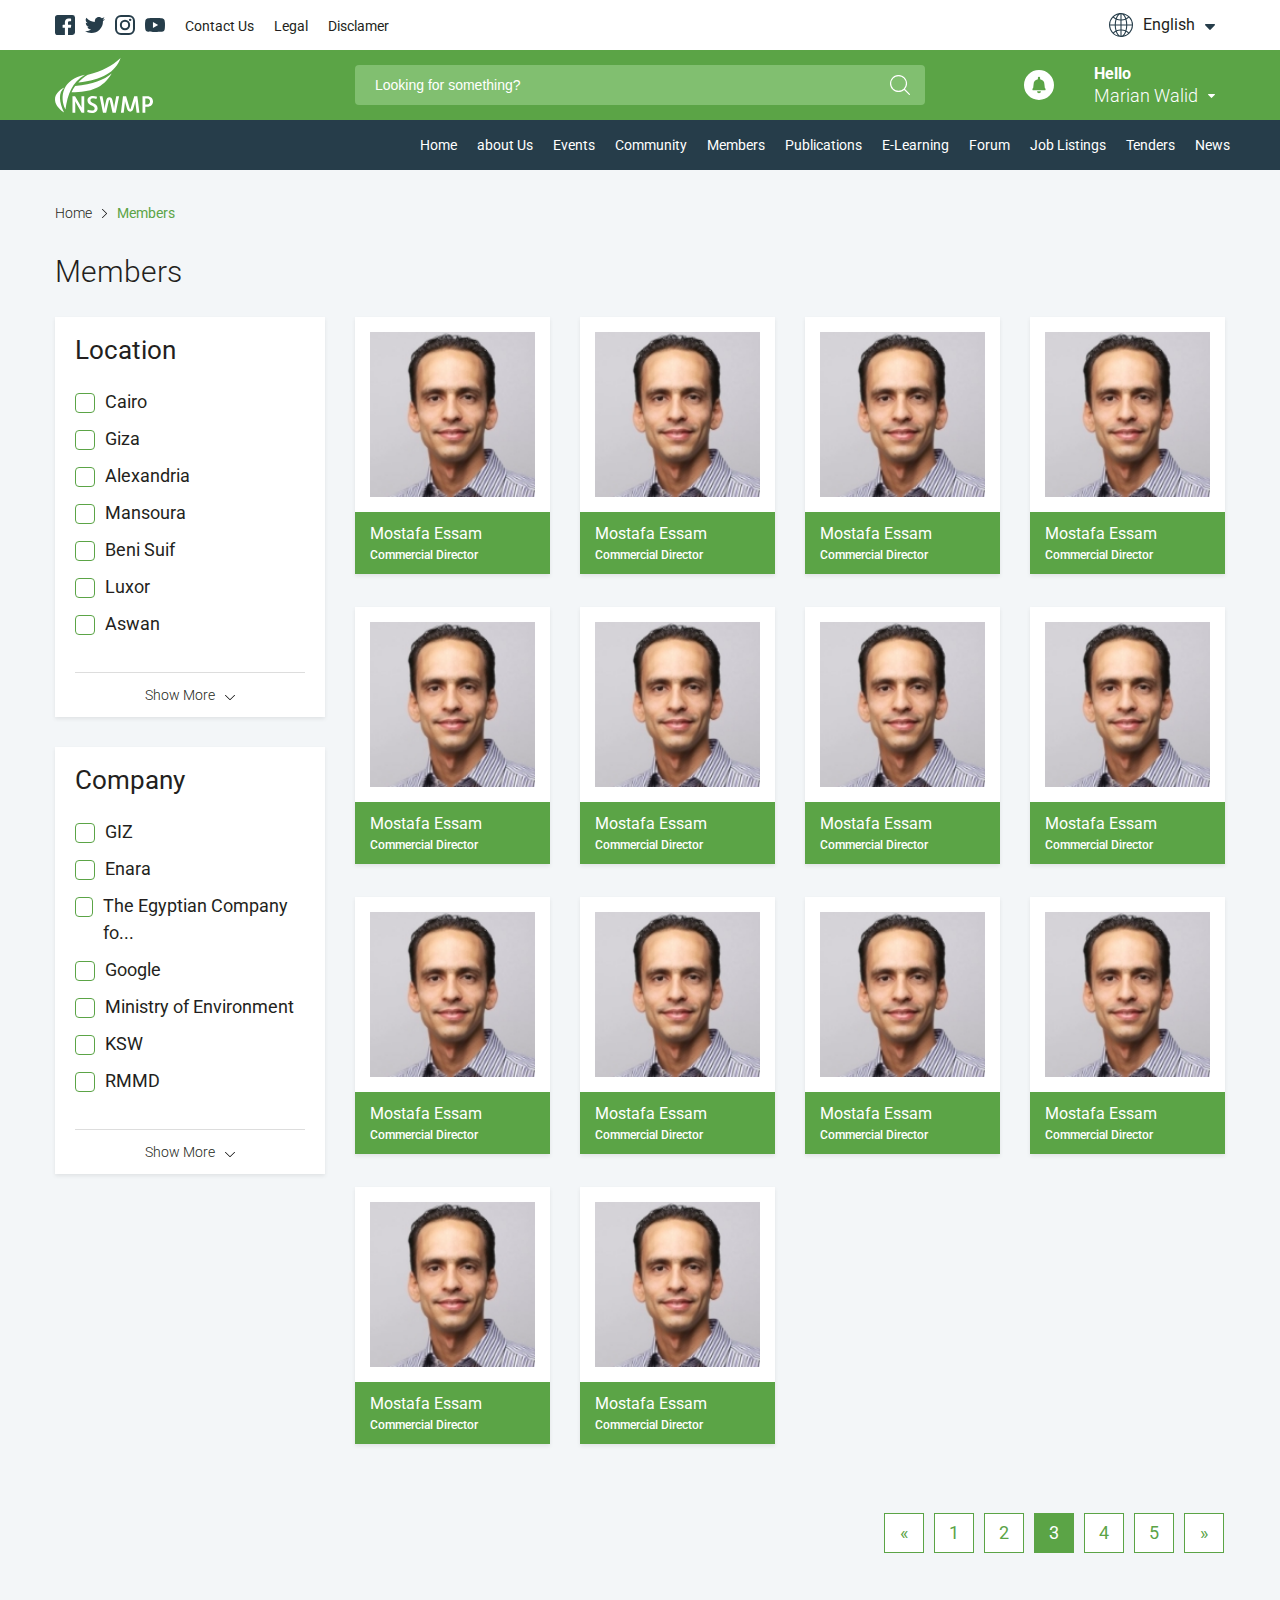
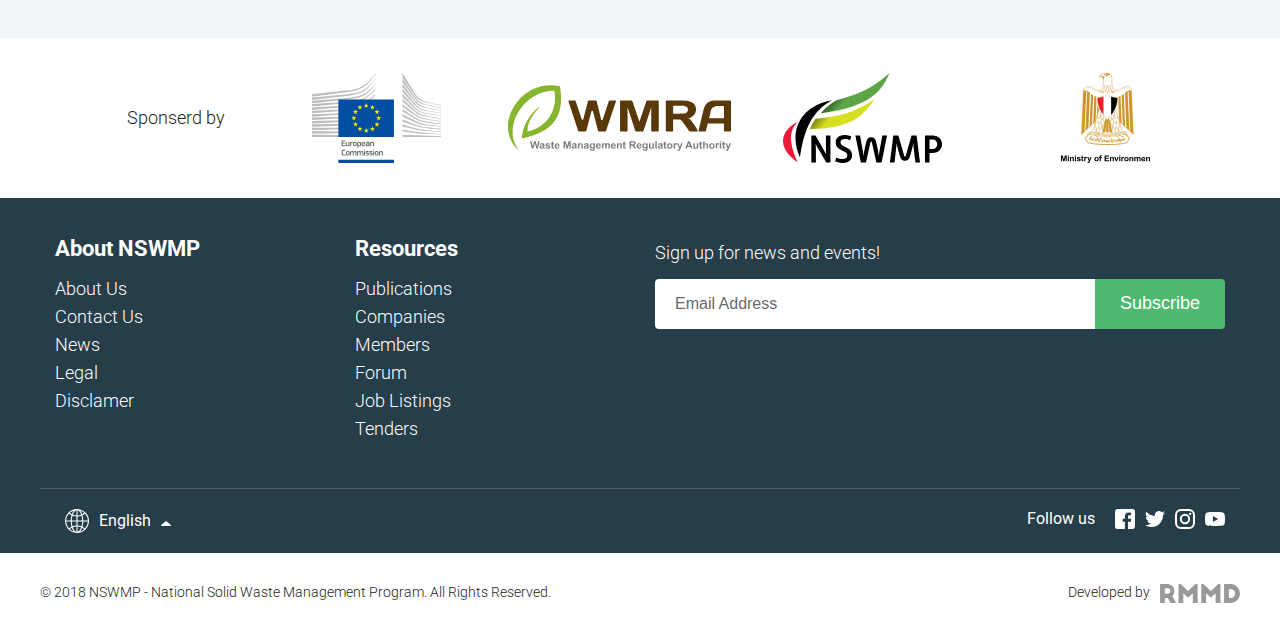
<file: members.html>
<!DOCTYPE html>
<html lang="en">

<head>
    <meta charset="UTF-8">
    <meta name="robots" content="index, follow">
    <meta name="format-detection" content="telephone=no">
    <meta name="viewport" content="width=device-width, user-scalable=no, initial-scale=1.0, maximum-scale=1.0, minimum-scale=1.0">
    <meta name="description" content="GIZ Website">

    <title>GIZ</title>

    <link rel="shortcut icon" href="images/favicon.png" type="image/x-icon">
    <link rel="apple-touch-icon" href="touch-icon-iphone.png">
    <link rel="apple-touch-icon" sizes="76x76" href="touch-icon-ipad.png">
    <link rel="apple-touch-icon" sizes="120x120" href="touch-icon-iphone-retina.png">
    <link rel="apple-touch-icon" sizes="152x152" href="touch-icon-ipad-retina.png">

    
    
    <link rel="stylesheet" href="css/app-min.css">
    
    
    <!--[if lt IE 9]>
    <script src="https://oss.maxcdn.com/html5shiv/3.7.2/html5shiv.min.js"></script>
    <script src="https://oss.maxcdn.com/respond/1.4.2/respond.min.js"></script>
    <![endif]-->
    <!--[if lt IE 10]>
    <![endif]-->
</head>

<body>
    <div class="globalWrapper">
		<a href="#" class="backToTop"><img src="images/arrow-top-icon.svg" alt="Arrow Image"></a>
	<header class="main-header">
		<div class="top-bar">
			<div class="container">
				<div class="left">
					<ul class="social">
						<li><a href="#"><img src="images/facebook-icon-dark.svg" alt="Social Media Icon"></a></li>
						<li><a href="#"><img src="images/twitter-icon-dark.svg" alt="Social Media Icon"></a></li>
						<li><a href="#"><img src="images/instagram-icon-dark.svg" alt="Social Media Icon"></a></li>
						<li><a href="#"><img src="images/youtube-icon-dark.svg" alt="Social Media Icon"></a></li>
					</ul>
				
					<ul class="links">
						<li><a href="#">Contact Us</a></li>
						<li><a href="#">Legal</a></li>
						<li><a href="#">Disclamer</a></li>
					</ul>
				</div>
				<!-- left -->
			
				<div class="right">
					<div class="language-dropdown">
						<a href="#" class="dropdown-button"><span><img src="images/language-icon-dark.svg" alt="Language Icoin"></span> English</a>
						<ul class="dropdown-content">
							<li class="arabic"><a href="index-rtl.html">عربي</a></li>
							<li><a href="#">English</a></li>
						</ul>
					</div>
				</div>
				<!-- right -->
			</div>
		</div>
		<!-- tob-bar -->

		<div class="middle-bar">
			<div class="container">
				<div class="logo">
					<a href="index.html"><img src="images/nswmp-logo-white.svg" alt="Logo"></a>
				</div>
				<!-- logo -->
			
				<div class="search-bar">
					<form action="#">
						<label>
							<input type="text" placeholder="Looking for something?">
						</label>

						<div>
							<input type="submit" value="">
						</div>
					</form>
				</div>
				<!-- search-bar -->

				<div class="user-actions">
					<div class="notifications">
						<a href="#"><img src="images/notification-icon-light.svg" alt="Notifications Icon"></a>
					</div>

					<div class="user-dropdown">
						<a href="#" class="dropdown-button"><span>Hello</span> Marian Walid</a>
						<ul class="dropdown-content">
							<li><a href="sign-in.html">Sign In</a></li>
							<li><a href="sign-up.html">Sign Up</a></li>
							<li><a href="edit-user-profile.html">Edit Profile</a></li>
							<li><a href="edit-company-profile.html">Edit Company</a></li>
							<li><a href="#">Settings</a></li>
							<li><a href="#">Log out</a></li>
						</ul>
					</div>
				</div>
				<!-- user-actions -->
			</div>
		</div>
		<!-- middle-bar -->

		<nav class="main-nav">
			<div class="container">
				<ul>
					<li><a href="index.html">Home</a></li>
					<li><a href="#">about Us</a></li>
					<li><a href="companies.html">Events</a></li>
					<li><a href="#">Community</a></li>
					<li><a href="members.html">Members</a></li>
					<li><a href="publications.html">Publications</a></li>
					<li><a href="#">E-Learning</a></li>
					<li><a href="forum.html">Forum</a></li>
					<li><a href="#">Job Listings</a></li>
					<li><a href="#">Tenders</a></li>
					<li><a href="newsfeed.html">News</a></li>
				</ul>
			</div>
		</nav>
		<!-- main-nav -->
	</header>
	<!-- main-header -->

	<div class="mobile-header">
		<div class="logo">
			<a href="#"><img src="images/nswmp-logo-white.svg" alt="Logo"></a>
		</div>
		<!-- logo -->

		<a href="#" class="toggle-mobile-nav">
			<span></span>
			<span></span>
			<span></span>
		</a>
	</div>
	<!-- mobile-header -->

	<div class="members-page page-content-wrapper">
		<div class="container">
			<ul class="breadcrumbs">
				<li><a href="#">Home</a></li>
				<li>Members</li>
			</ul>
			<!-- breadcrumbs -->

			<h1 class="page-title">
				Members
			</h1>
			<!-- page-title -->
		
			<aside class="members-filter">
				<div class="location filter">
					<h2>Location</h2>

					<label class="checkbox-check">
						<input type="checkbox" value=".cairo">
						<span class="check-mark"></span>
						<i>Cairo</i>
					</label>

					<label class="checkbox-check">
						<input type="checkbox" value=".giza">
						<span class="check-mark"></span>
						<i>Giza</i>
					</label>

					<label class="checkbox-check">
						<input type="checkbox" value=".alexandria">
						<span class="check-mark"></span>
						<i>Alexandria</i>
					</label>

					<label class="checkbox-check">
						<input type="checkbox" value=".mansoura">
						<span class="check-mark"></span>
						<i>Mansoura</i>
					</label>

					<label class="checkbox-check">
						<input type="checkbox" value=".beni-suif">
						<span class="check-mark"></span>
						<i>Beni Suif</i>
					</label>

					<label class="checkbox-check">
						<input type="checkbox" value=".luxor">
						<span class="check-mark"></span>
						<i>Luxor</i>
					</label>

					<label class="checkbox-check">
						<input type="checkbox" value=".aswan">
						<span class="check-mark"></span>
						<i>Aswan</i>
					</label>

					<label class="checkbox-check">
						<input type="checkbox" value=".menia">
						<span class="check-mark"></span>
						<i>Menia</i>
					</label>

					<div class="show-more">
						<a href="#">Show More</a>
					</div>
				</div>
				<!-- location -->

				<div class="company filter">
					<h2>Company</h2>
					<label class="checkbox-check">
						<input type="checkbox" value=".giz">
						<span class="check-mark"></span>
						<i>GIZ</i>
					</label>

					<label class="checkbox-check">
						<input type="checkbox" value=".enara">
						<span class="check-mark"></span>
						<i>Enara</i>
					</label>

					<label class="checkbox-check">
						<input type="checkbox" value=".egyptian-company">
						<span class="check-mark"></span>
						<i>The Egyptian Company fo...</i>
					</label>

					<label class="checkbox-check">
						<input type="checkbox" value=".google">
						<span class="check-mark"></span>
						<i>Google</i>
					</label>

					<label class="checkbox-check">
						<input type="checkbox" value=".ministry-of-environment">
						<span class="check-mark"></span>
						<i>Ministry of Environment</i>
					</label>

					<label class="checkbox-check">
						<input type="checkbox" value=".ksw">
						<span class="check-mark"></span>
						<i>KSW</i>
					</label>

					<label class="checkbox-check">
						<input type="checkbox" value=".rmmd">
						<span class="check-mark"></span>
						<i>RMMD</i>
					</label>

					<label class="checkbox-check">
						<input type="checkbox" value=".nagwa">
						<span class="check-mark"></span>
						<i>Nagwa</i>
					</label>

					<div class="show-more">
						<a href="#">Show More</a>
					</div>
				</div>
				<!-- company -->
			</aside>
			<!-- aside -->

			<main>
				<ul class="members-list">
					<li class="giza google">
						<a href="user-profile.html">
							<div class="member-photo">
								<figure style="background-image: url('images/avatar-1.jpg')">
									<img src="images/avatar-1.jpg" alt="Member Image">
								</figure>
							</div>
							<div class="member-info">
								<h3>Mostafa Essam</h3>
								<p>Commercial Director</p>
							</div>
						</a>
					</li>

					<li class="cairo ksw">
						<a href="user-profile.html">
							<div class="member-photo">
								<figure style="background-image: url('images/avatar-1.jpg')">
									<img src="images/avatar-1.jpg" alt="Member Image">
								</figure>
							</div>
							<div class="member-info">
								<h3>Mostafa Essam</h3>
								<p>Commercial Director</p>
							</div>
						</a>
					</li>

					<li class="luxor rmmd">
						<a href="user-profile.html">
							<div class="member-photo">
								<figure style="background-image: url('images/avatar-1.jpg')">
									<img src="images/avatar-1.jpg" alt="Member Image">
								</figure>
							</div>
							<div class="member-info">
								<h3>Mostafa Essam</h3>
								<p>Commercial Director</p>
							</div>
						</a>
					</li>

					<li class="mansoura enara">
						<a href="user-profile.html">
							<div class="member-photo">
								<figure style="background-image: url('images/avatar-1.jpg')">
									<img src="images/avatar-1.jpg" alt="Member Image">
								</figure>
							</div>
							<div class="member-info">
								<h3>Mostafa Essam</h3>
								<p>Commercial Director</p>
							</div>
						</a>
					</li>

					<li class="alexandria rmmd">
						<a href="user-profile.html">
							<div class="member-photo">
								<figure style="background-image: url('images/avatar-1.jpg')">
									<img src="images/avatar-1.jpg" alt="Member Image">
								</figure>
							</div>
							<div class="member-info">
								<h3>Mostafa Essam</h3>
								<p>Commercial Director</p>
							</div>
						</a>
					</li>

					<li class="aswan ksw">
						<a href="user-profile.html">
							<div class="member-photo">
								<figure style="background-image: url('images/avatar-1.jpg')">
									<img src="images/avatar-1.jpg" alt="Member Image">
								</figure>
							</div>
							<div class="member-info">
								<h3>Mostafa Essam</h3>
								<p>Commercial Director</p>
							</div>
						</a>
					</li>

					<li class="beni-suif egyptian-company">
						<a href="user-profile.html">
							<div class="member-photo">
								<figure style="background-image: url('images/avatar-1.jpg')">
									<img src="images/avatar-1.jpg" alt="Member Image">
								</figure>
							</div>
							<div class="member-info">
								<h3>Mostafa Essam</h3>
								<p>Commercial Director</p>
							</div>
						</a>
					</li>

					<li class="giza google">
						<a href="user-profile.html">
							<div class="member-photo">
								<figure style="background-image: url('images/avatar-1.jpg')">
									<img src="images/avatar-1.jpg" alt="Member Image">
								</figure>
							</div>
							<div class="member-info">
								<h3>Mostafa Essam</h3>
								<p>Commercial Director</p>
							</div>
						</a>
					</li>

					<li class="cairo ksw">
						<a href="user-profile.html">
							<div class="member-photo">
								<figure style="background-image: url('images/avatar-1.jpg')">
									<img src="images/avatar-1.jpg" alt="Member Image">
								</figure>
							</div>
							<div class="member-info">
								<h3>Mostafa Essam</h3>
								<p>Commercial Director</p>
							</div>
						</a>
					</li>

					<li class="luxor rmmd">
						<a href="user-profile.html">
							<div class="member-photo">
								<figure style="background-image: url('images/avatar-1.jpg')">
									<img src="images/avatar-1.jpg" alt="Member Image">
								</figure>
							</div>
							<div class="member-info">
								<h3>Mostafa Essam</h3>
								<p>Commercial Director</p>
							</div>
						</a>
					</li>

					<li class="mansoura enara">
						<a href="user-profile.html">
							<div class="member-photo">
								<figure style="background-image: url('images/avatar-1.jpg')">
									<img src="images/avatar-1.jpg" alt="Member Image">
								</figure>
							</div>
							<div class="member-info">
								<h3>Mostafa Essam</h3>
								<p>Commercial Director</p>
							</div>
						</a>
					</li>

					<li class="alexandria rmmd">
						<a href="user-profile.html">
							<div class="member-photo">
								<figure style="background-image: url('images/avatar-1.jpg')">
									<img src="images/avatar-1.jpg" alt="Member Image">
								</figure>
							</div>
							<div class="member-info">
								<h3>Mostafa Essam</h3>
								<p>Commercial Director</p>
							</div>
						</a>
					</li>

					<li class="aswan ksw">
						<a href="user-profile.html">
							<div class="member-photo">
								<figure style="background-image: url('images/avatar-1.jpg')">
									<img src="images/avatar-1.jpg" alt="Member Image">
								</figure>
							</div>
							<div class="member-info">
								<h3>Mostafa Essam</h3>
								<p>Commercial Director</p>
							</div>
						</a>
					</li>

					<li class="beni-suif egyptian-company">
						<a href="user-profile.html">
							<div class="member-photo">
								<figure style="background-image: url('images/avatar-1.jpg')">
									<img src="images/avatar-1.jpg" alt="Member Image">
								</figure>
							</div>
							<div class="member-info">
								<h3>Mostafa Essam</h3>
								<p>Commercial Director</p>
							</div>
						</a>
					</li>
				</ul>
				<!-- members-list -->

				<div class="pagniation">
					<ul>
						<li><a href="#">&laquo;</a></li>
						<li><a href="#">1</a></li>
						<li><a href="#">2</a></li>
						<li class="active"><a href="#">3</a></li>
						<li><a href="#">4</a></li>
						<li><a href="#">5</a></li>
						<li><a href="#">&raquo;</a></li>
					</ul>
				</div>
			</main>
			<!-- main -->
		</div>
	</div>
	<!-- members-page -->
	<footer class="main-footer">
		<div class="sponsers">
			<div class="container">
				<div class="title">
					<h2>Sponserd by</h2>
				</div>

				<ul class="sponsers-slider">
					<li><a href="#"><img src="images/european-logo.svg" alt="Sponser Logo"></a></li>
					<li><a href="#"><img src="images/wmra-logo.svg" alt="Sponser Logo"></a></li>
					<li><a href="#"><img src="images/nswmp-logo-color.svg" alt="Sponser Logo"></a></li>
					<li><a href="#"><img src="images/ministry-logo-en.svg" alt="Sponser Logo"></a></li>
					<li class="small"><a href="#"><img src="images/kfw-logo.svg" alt="Sponser Logo"></a></li>
					<li><a href="#"><img src="images/seco-logo.svg" alt="Sponser Logo"></a></li>
					<li><a href="#"><img src="images/giz-logo-en.svg" alt="Sponser Logo"></a></li>
				</ul>
				<!-- sponsers-slider -->
			</div>
		</div>
		<!-- sponsers -->

		<div class="middle-footer">
			<div class="container">
				<div class="left">
					<h3>About NSWMP</h3>

					<ul>
						<li><a href="#">About Us</a></li>
						<li><a href="#">Contact Us</a></li>
						<li><a href="#">News</a></li>
						<li><a href="#">Legal</a></li>
						<li><a href="#">Disclamer</a></li>
					</ul>
				</div>

				<div class="middle">
					<h3>Resources</h3>

					<ul>
						<li><a href="#">Publications</a></li>
						<li><a href="#">Companies</a></li>
						<li><a href="#">Members</a></li>
						<li><a href="#">Forum</a></li>
						<li><a href="#">Job Listings</a></li>
						<li><a href="#">Tenders</a></li>
					</ul>
				</div>

				<div class="right">
					<p>Sign up for news and events!</p>
				
					<form action="#">
						<label>
							<input type="text" placeholder="Email Address">
						</label>

						<div>
							<input type="submit" value="Subscribe">
						</div>
					</form>
				</div>

				<div class="bottom">
					<div class="left">
						<div class="language-dropdown">
							<a href="#" class="dropdown-button"><span><img src="images/language-icon-light.svg" alt="Language Icoin"></span> English</a>
							<ul class="dropdown-content">
								<li class="arabic"><a href="#">عربي</a></li>
								<li><a href="#">English</a></li>
							</ul>
						</div>
					</div>
					<!-- left -->

					<div class="right">
						<h3>Follow us</h3>

						<ul class="social">
							<li><a href="#"><img src="images/facebook-icon-light.svg" alt="Social Media Icon"></a></li>
							<li><a href="#"><img src="images/twitter-icon-light.svg" alt="Social Media Icon"></a></li>
							<li><a href="#"><img src="images/instagram-icon-light.svg" alt="Social Media Icon"></a></li>
							<li><a href="#"><img src="images/youtube-icon-light.svg" alt="Social Media Icon"></a></li>
						</ul>
					</div>
				</div>
			</div>
		</div>
		<!-- middle-footer -->

		<div class="copyrights">
			<div class="container">
				<p>&copy; 2018 NSWMP - National Solid Waste Management Program. All Rights Reserved.</p>
				<div class="company">
					<p><span>Developed by</span><a href="#"><img src="images/rmmd-logo.svg" alt="RMMD Logo"></a></p>
				</div>
				<!-- company -->
			</div>
		</div>
		<!-- copyrights -->
	</footer>
	<!-- main-footer -->
    </div>
    <!-- globalWrapper -->
    
    <script src="https://ajax.googleapis.com/ajax/libs/jquery/2.2.4/jquery.min.js"></script>
    
    <script src="js/script.js" type="text/javascript"></script>
    <script src="js/custom-script.js" type="text/javascript"></script>
</body>

</html>
</file>
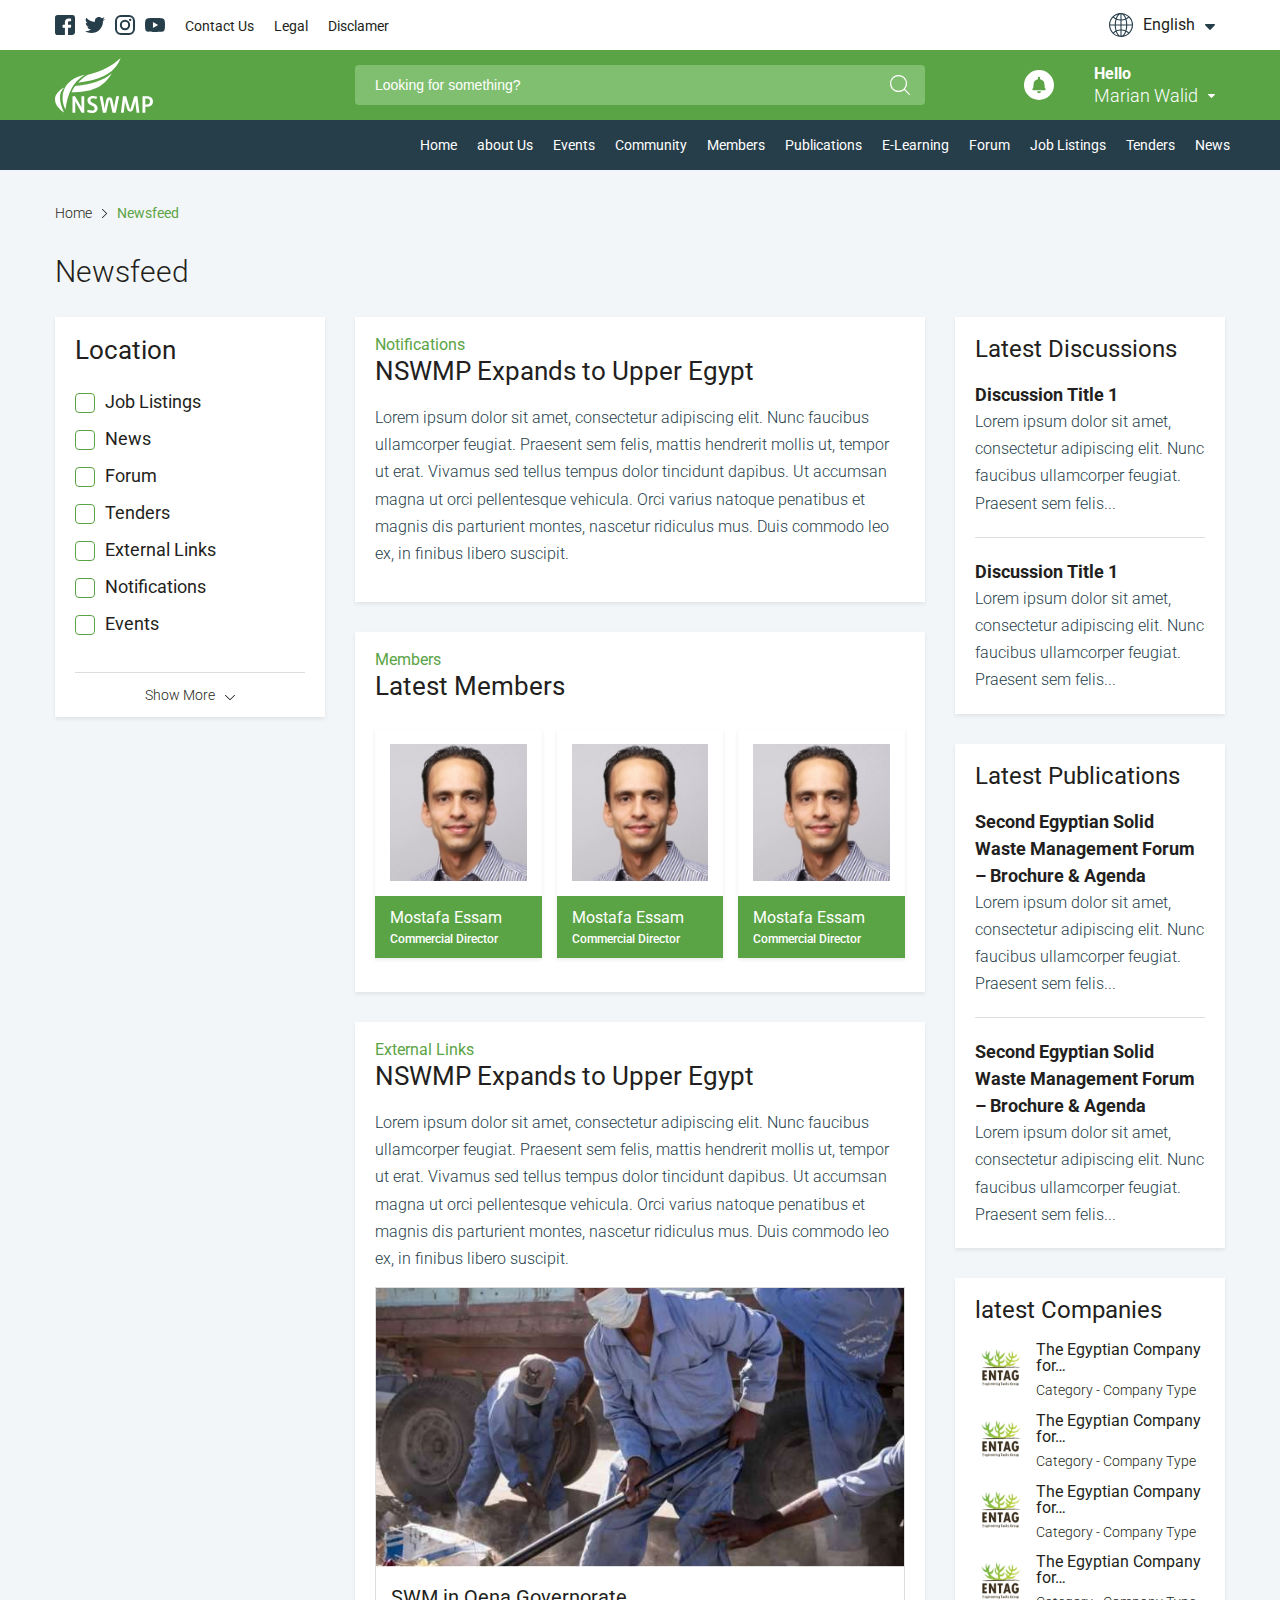
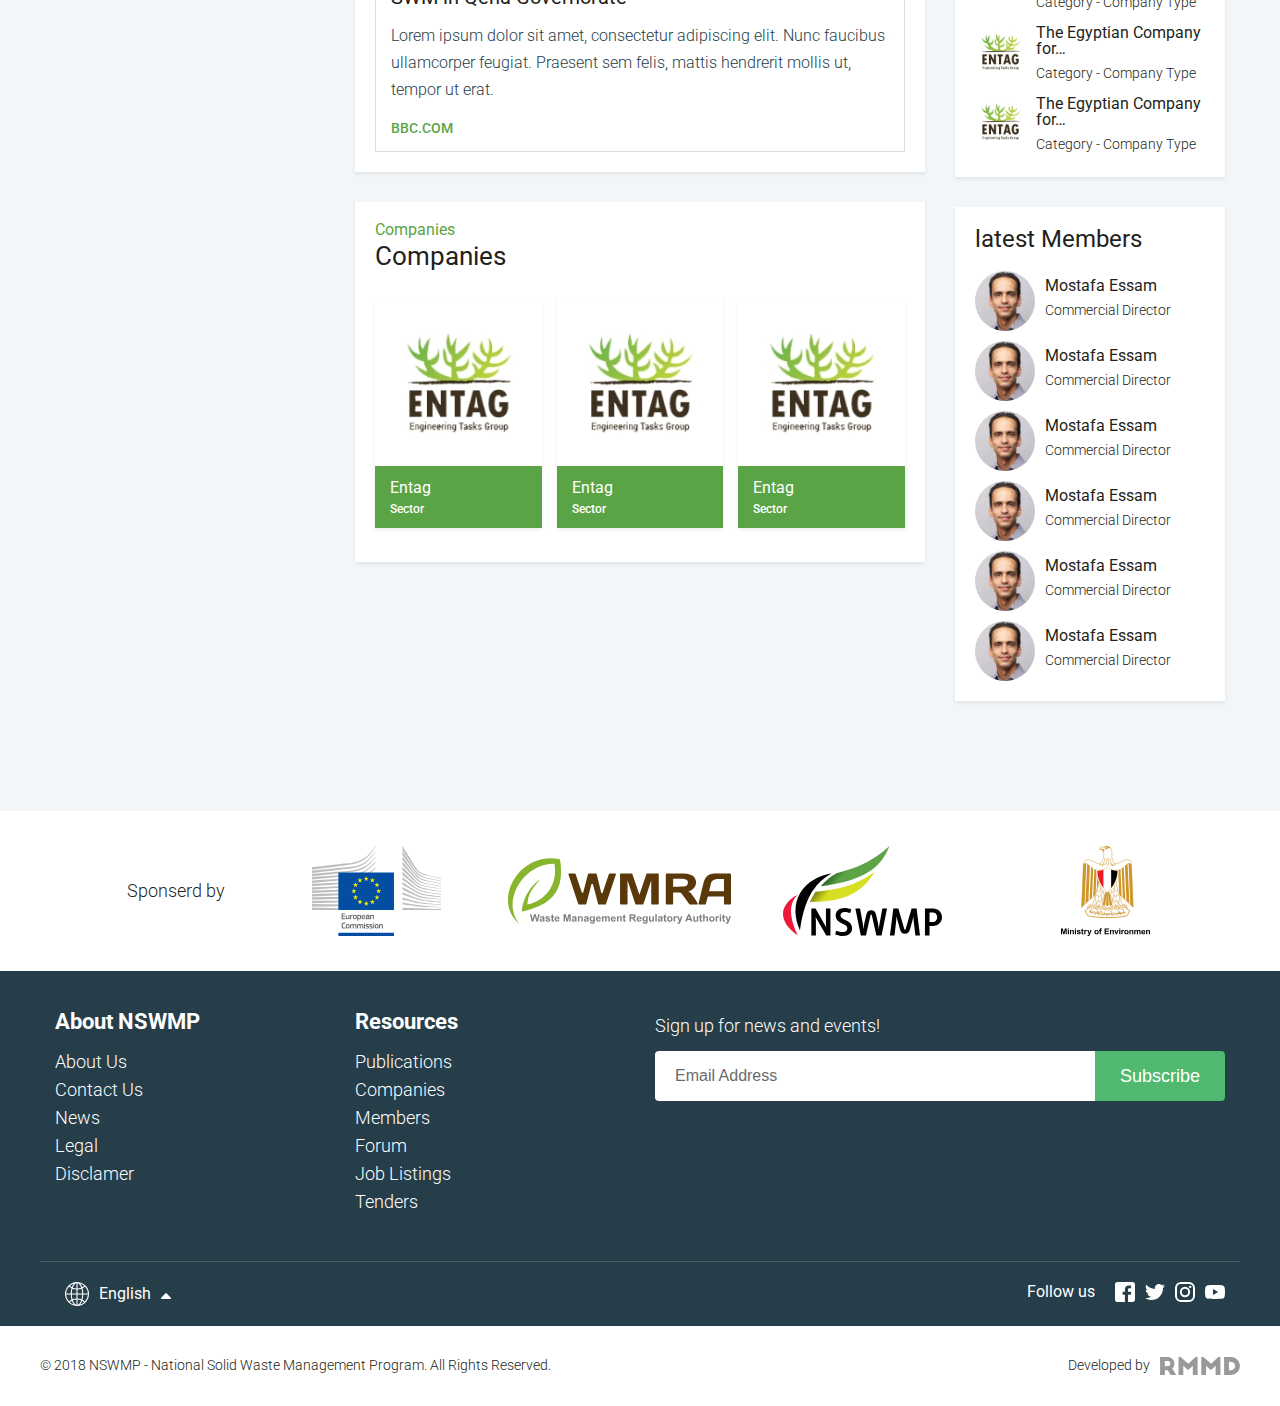
<file: newsfeed.html>
<!DOCTYPE html>
<html lang="en">

<head>
    <meta charset="UTF-8">
    <meta name="robots" content="index, follow">
    <meta name="format-detection" content="telephone=no">
    <meta name="viewport" content="width=device-width, user-scalable=no, initial-scale=1.0, maximum-scale=1.0, minimum-scale=1.0">
    <meta name="description" content="GIZ Website">

    <title>GIZ</title>

    <link rel="shortcut icon" href="images/favicon.png" type="image/x-icon">
    <link rel="apple-touch-icon" href="touch-icon-iphone.png">
    <link rel="apple-touch-icon" sizes="76x76" href="touch-icon-ipad.png">
    <link rel="apple-touch-icon" sizes="120x120" href="touch-icon-iphone-retina.png">
    <link rel="apple-touch-icon" sizes="152x152" href="touch-icon-ipad-retina.png">

    
    
    <link rel="stylesheet" href="css/app-min.css">
    
    
    <!--[if lt IE 9]>
    <script src="https://oss.maxcdn.com/html5shiv/3.7.2/html5shiv.min.js"></script>
    <script src="https://oss.maxcdn.com/respond/1.4.2/respond.min.js"></script>
    <![endif]-->
    <!--[if lt IE 10]>
    <![endif]-->
</head>

<body>
    <div class="globalWrapper">
		<a href="#" class="backToTop"><img src="images/arrow-top-icon.svg" alt="Arrow Image"></a>
	<header class="main-header">
		<div class="top-bar">
			<div class="container">
				<div class="left">
					<ul class="social">
						<li><a href="#"><img src="images/facebook-icon-dark.svg" alt="Social Media Icon"></a></li>
						<li><a href="#"><img src="images/twitter-icon-dark.svg" alt="Social Media Icon"></a></li>
						<li><a href="#"><img src="images/instagram-icon-dark.svg" alt="Social Media Icon"></a></li>
						<li><a href="#"><img src="images/youtube-icon-dark.svg" alt="Social Media Icon"></a></li>
					</ul>
				
					<ul class="links">
						<li><a href="#">Contact Us</a></li>
						<li><a href="#">Legal</a></li>
						<li><a href="#">Disclamer</a></li>
					</ul>
				</div>
				<!-- left -->
			
				<div class="right">
					<div class="language-dropdown">
						<a href="#" class="dropdown-button"><span><img src="images/language-icon-dark.svg" alt="Language Icoin"></span> English</a>
						<ul class="dropdown-content">
							<li class="arabic"><a href="index-rtl.html">عربي</a></li>
							<li><a href="#">English</a></li>
						</ul>
					</div>
				</div>
				<!-- right -->
			</div>
		</div>
		<!-- tob-bar -->

		<div class="middle-bar">
			<div class="container">
				<div class="logo">
					<a href="index.html"><img src="images/nswmp-logo-white.svg" alt="Logo"></a>
				</div>
				<!-- logo -->
			
				<div class="search-bar">
					<form action="#">
						<label>
							<input type="text" placeholder="Looking for something?">
						</label>

						<div>
							<input type="submit" value="">
						</div>
					</form>
				</div>
				<!-- search-bar -->

				<div class="user-actions">
					<div class="notifications">
						<a href="#"><img src="images/notification-icon-light.svg" alt="Notifications Icon"></a>
					</div>

					<div class="user-dropdown">
						<a href="#" class="dropdown-button"><span>Hello</span> Marian Walid</a>
						<ul class="dropdown-content">
							<li><a href="sign-in.html">Sign In</a></li>
							<li><a href="sign-up.html">Sign Up</a></li>
							<li><a href="edit-user-profile.html">Edit Profile</a></li>
							<li><a href="edit-company-profile.html">Edit Company</a></li>
							<li><a href="#">Settings</a></li>
							<li><a href="#">Log out</a></li>
						</ul>
					</div>
				</div>
				<!-- user-actions -->
			</div>
		</div>
		<!-- middle-bar -->

		<nav class="main-nav">
			<div class="container">
				<ul>
					<li><a href="index.html">Home</a></li>
					<li><a href="#">about Us</a></li>
					<li><a href="companies.html">Events</a></li>
					<li><a href="#">Community</a></li>
					<li><a href="members.html">Members</a></li>
					<li><a href="publications.html">Publications</a></li>
					<li><a href="#">E-Learning</a></li>
					<li><a href="forum.html">Forum</a></li>
					<li><a href="#">Job Listings</a></li>
					<li><a href="#">Tenders</a></li>
					<li><a href="newsfeed.html">News</a></li>
				</ul>
			</div>
		</nav>
		<!-- main-nav -->
	</header>
	<!-- main-header -->

	<div class="mobile-header">
		<div class="logo">
			<a href="#"><img src="images/nswmp-logo-white.svg" alt="Logo"></a>
		</div>
		<!-- logo -->

		<a href="#" class="toggle-mobile-nav">
			<span></span>
			<span></span>
			<span></span>
		</a>
	</div>
	<!-- mobile-header -->

	<div class="newsfeed-page page-content-wrapper">
		<div class="container">
			<ul class="breadcrumbs">
				<li><a href="#">Home</a></li>
				<li>Newsfeed</li>
			</ul>
			<!-- breadcrumbs -->

			<h1 class="page-title">Newsfeed</h1>
			<!-- page-title -->

			<div class="newsfeed-filter">
				<div class="filter">
					<h2>Location</h2>

					<label class="checkbox-check">
						<input type="checkbox" value=".job-listings">
						<span class="check-mark"></span>
						<i>Job Listings</i>
					</label>

					<label class="checkbox-check">
						<input type="checkbox" value=".news">
						<span class="check-mark"></span>
						<i>News</i>
					</label>

					<label class="checkbox-check">
						<input type="checkbox" value=".forum">
						<span class="check-mark"></span>
						<i>Forum</i>
					</label>

					<label class="checkbox-check">
						<input type="checkbox" value=".tenders">
						<span class="check-mark"></span>
						<i>Tenders</i>
					</label>

					<label class="checkbox-check">
						<input type="checkbox" value=".external-links">
						<span class="check-mark"></span>
						<i>External Links</i>
					</label>

					<label class="checkbox-check">
						<input type="checkbox" value=".notifications">
						<span class="check-mark"></span>
						<i>Notifications</i>
					</label>

					<label class="checkbox-check">
						<input type="checkbox" value=".events">
						<span class="check-mark"></span>
						<i>Events</i>
					</label>

					<label class="checkbox-check">
						<input type="checkbox" value=".members">
						<span class="check-mark"></span>
						<i>Members</i>
					</label>

					<label class="checkbox-check">
						<input type="checkbox" value=".companies">
						<span class="check-mark"></span>
						<i>Companies</i>
					</label>

					<div class="show-more">
						<a href="#">Show More</a>
					</div>
				</div>
				<!-- location -->
			</div>

			<main>
				<section class="notifications">
					<span class="tag">Notifications</span>

					<h2>NSWMP Expands to Upper Egypt</h2>
					<p>Lorem ipsum dolor sit amet, consectetur adipiscing elit. Nunc faucibus ullamcorper feugiat. Praesent sem felis, mattis hendrerit mollis ut, tempor ut erat. Vivamus sed tellus tempus dolor tincidunt dapibus. Ut accumsan magna ut orci pellentesque vehicula. Orci varius natoque penatibus et magnis dis parturient montes, nascetur ridiculus mus. Duis commodo leo ex, in finibus libero suscipit.</p>
				</section>
				<!-- notifications -->

				<section class="members">
					<span class="tag">Members</span>

					<h2>Latest Members</h2>

					<ul class="members-list">
						<li>
							<a href="user-profile.html">
								<div class="member-photo">
									<figure style="background-image: url('images/avatar-1.jpg')">
										<img src="images/avatar-1.jpg" alt="Member Image">
									</figure>
								</div>
								<div class="member-info">
									<h3>Mostafa Essam</h3>
									<p>Commercial Director</p>
								</div>
							</a>
						</li>
	
						<li>
							<a href="user-profile.html">
								<div class="member-photo">
									<figure style="background-image: url('images/avatar-1.jpg')">
										<img src="images/avatar-1.jpg" alt="Member Image">
									</figure>
								</div>
								<div class="member-info">
									<h3>Mostafa Essam</h3>
									<p>Commercial Director</p>
								</div>
							</a>
						</li>
	
						<li>
							<a href="user-profile.html">
								<div class="member-photo">
									<figure style="background-image: url('images/avatar-1.jpg')">
										<img src="images/avatar-1.jpg" alt="Member Image">
									</figure>
								</div>
								<div class="member-info">
									<h3>Mostafa Essam</h3>
									<p>Commercial Director</p>
								</div>
							</a>
						</li>
					</ul>
					<!-- members-list -->
				</section>
				<!-- members -->

				<section class="external-links">
					<span class="tag">External Links</span>

					<h2>NSWMP Expands to Upper Egypt</h2>
					<p>Lorem ipsum dolor sit amet, consectetur adipiscing elit. Nunc faucibus ullamcorper feugiat. Praesent sem felis, mattis hendrerit mollis ut, tempor ut erat. Vivamus sed tellus tempus dolor tincidunt dapibus. Ut accumsan magna ut orci pellentesque vehicula. Orci varius natoque penatibus et magnis dis parturient montes, nascetur ridiculus mus. Duis commodo leo ex, in finibus libero suscipit.</p>

					<div class="link-content">
						<figure>
							<img src="images/post-image-1.jpg" alt="Post Image">
						</figure>

						<div>
							<h3>SWM in Qena Governorate</h3>
							<p>Lorem ipsum dolor sit amet, consectetur adipiscing elit. Nunc faucibus ullamcorper feugiat. Praesent sem felis, mattis hendrerit mollis ut, tempor ut erat.</p>
							<a href="#" class="source">BBC.COM</a>
						</div>
					</div>
					<!-- link-content -->
				</section>
				<!-- external-links -->

				<section class="companies">
					<span class="tag">Companies</span>

					<h2>Companies</h2>

					<ul class="companies-list">
						<li>
							<a href="index.html">
								<div class="company-photo">
									<figure style="background-image: url('images/entag-logo.jpg')">
										<img src="images/entag-logo.jpg" alt="Company Image">
									</figure>
								</div>
								<div class="company-info">
									<h3>Entag</h3>
									<p>Sector</p>
								</div>
							</a>
						</li>
	
						<li>
							<a href="index.html">
								<div class="company-photo">
									<figure style="background-image: url('images/entag-logo.jpg')">
										<img src="images/entag-logo.jpg" alt="Company Image">
									</figure>
								</div>
								<div class="company-info">
									<h3>Entag</h3>
									<p>Sector</p>
								</div>
							</a>
						</li>
	
						<li>
							<a href="index.html">
								<div class="company-photo">
									<figure style="background-image: url('images/entag-logo.jpg')">
										<img src="images/entag-logo.jpg" alt="Company Image">
									</figure>
								</div>
								<div class="company-info">
									<h3>Entag</h3>
									<p>Sector</p>
								</div>
							</a>
						</li>
					</ul>
					<!-- companies-list -->
				</section>
				<!-- companies -->
			</main>
			<!-- main -->

			<aside>
				<div class="latest-discussions">
					<h2>Latest Discussions</h2>

					<ul>
						<li>
							<h3><a href="#">Discussion Title 1</a></h3>
							<p>Lorem ipsum dolor sit amet, consectetur adipiscing elit. Nunc faucibus ullamcorper feugiat. Praesent sem felis...</p>
						</li>

						<li>
							<h3><a href="#">Discussion Title 1</a></h3>
							<p>Lorem ipsum dolor sit amet, consectetur adipiscing elit. Nunc faucibus ullamcorper feugiat. Praesent sem felis...</p>
						</li>
					</ul>
				</div>
				<!-- latest-discussions -->

				<div class="latest-publications">
					<h2>Latest Publications</h2>

					<ul>
						<li>
							<h3><a href="#">Second Egyptian Solid Waste Management Forum – Brochure & Agenda</a></h3>
							<p>Lorem ipsum dolor sit amet, consectetur adipiscing elit. Nunc faucibus ullamcorper feugiat. Praesent sem felis...</p>
						</li>

						<li>
							<h3><a href="#">Second Egyptian Solid Waste Management Forum – Brochure & Agenda</a></h3>
							<p>Lorem ipsum dolor sit amet, consectetur adipiscing elit. Nunc faucibus ullamcorper feugiat. Praesent sem felis...</p>
						</li>
					</ul>
				</div>
				<!-- latest-publications -->

				<section class="latest-companies">
					<h2>latest Companies</h2>

					<ul>
						<li>
							<a href="#">
								<div class="image">
									<img src="images/entag-logo.jpg" alt="Member Image">
								</div>
							
								<div class="info">
									<h4>The Egyptian Company for…</h4>
									<p>Category - Company Type</p>
								</div>
							</a>
						</li>

						<li>
							<a href="#">
								<div class="image">
									<img src="images/entag-logo.jpg" alt="Member Image">
								</div>
							
								<div class="info">
									<h4>The Egyptian Company for…</h4>
									<p>Category - Company Type</p>
								</div>
							</a>
						</li>

						<li>
							<a href="#">
								<div class="image">
									<img src="images/entag-logo.jpg" alt="Member Image">
								</div>
							
								<div class="info">
									<h4>The Egyptian Company for…</h4>
									<p>Category - Company Type</p>
								</div>
							</a>
						</li>

						<li>
							<a href="#">
								<div class="image">
									<img src="images/entag-logo.jpg" alt="Member Image">
								</div>
							
								<div class="info">
									<h4>The Egyptian Company for…</h4>
									<p>Category - Company Type</p>
								</div>
							</a>
						</li>

						<li>
							<a href="#">
								<div class="image">
									<img src="images/entag-logo.jpg" alt="Member Image">
								</div>
							
								<div class="info">
									<h4>The Egyptian Company for…</h4>
									<p>Category - Company Type</p>
								</div>
							</a>
						</li>

						<li>
							<a href="#">
								<div class="image">
									<img src="images/entag-logo.jpg" alt="Member Image">
								</div>
							
								<div class="info">
									<h4>The Egyptian Company for…</h4>
									<p>Category - Company Type</p>
								</div>
							</a>
						</li>
					</ul>
				</section>
				<!-- latest-companies -->

				<section class="latest-members">
					<h2>latest Members</h2>

					<ul>
						<li>
							<a href="user-profile.html">
								<div class="image">
									<img src="images/avatar-1.jpg" alt="Member Image">
								</div>
							
								<div class="info">
									<h4>Mostafa Essam</h4>
									<p>Commercial Director</p>
								</div>
							</a>
						</li>

						<li>
							<a href="user-profile.html">
								<div class="image">
									<img src="images/avatar-1.jpg" alt="Member Image">
								</div>
							
								<div class="info">
									<h4>Mostafa Essam</h4>
									<p>Commercial Director</p>
								</div>
							</a>
						</li>

						<li>
							<a href="user-profile.html">
								<div class="image">
									<img src="images/avatar-1.jpg" alt="Member Image">
								</div>
							
								<div class="info">
									<h4>Mostafa Essam</h4>
									<p>Commercial Director</p>
								</div>
							</a>
						</li>

						<li>
							<a href="user-profile.html">
								<div class="image">
									<img src="images/avatar-1.jpg" alt="Member Image">
								</div>
							
								<div class="info">
									<h4>Mostafa Essam</h4>
									<p>Commercial Director</p>
								</div>
							</a>
						</li>

						<li>
							<a href="user-profile.html">
								<div class="image">
									<img src="images/avatar-1.jpg" alt="Member Image">
								</div>
							
								<div class="info">
									<h4>Mostafa Essam</h4>
									<p>Commercial Director</p>
								</div>
							</a>
						</li>

						<li>
							<a href="user-profile.html">
								<div class="image">
									<img src="images/avatar-1.jpg" alt="Member Image">
								</div>
							
								<div class="info">
									<h4>Mostafa Essam</h4>
									<p>Commercial Director</p>
								</div>
							</a>
						</li>
					</ul>
				</section>
				<!-- latest-members -->
			</aside>
			<!-- aside -->
		</div>
	</div>
	<!-- newsfeed-page -->
	<footer class="main-footer">
		<div class="sponsers">
			<div class="container">
				<div class="title">
					<h2>Sponserd by</h2>
				</div>

				<ul class="sponsers-slider">
					<li><a href="#"><img src="images/european-logo.svg" alt="Sponser Logo"></a></li>
					<li><a href="#"><img src="images/wmra-logo.svg" alt="Sponser Logo"></a></li>
					<li><a href="#"><img src="images/nswmp-logo-color.svg" alt="Sponser Logo"></a></li>
					<li><a href="#"><img src="images/ministry-logo-en.svg" alt="Sponser Logo"></a></li>
					<li class="small"><a href="#"><img src="images/kfw-logo.svg" alt="Sponser Logo"></a></li>
					<li><a href="#"><img src="images/seco-logo.svg" alt="Sponser Logo"></a></li>
					<li><a href="#"><img src="images/giz-logo-en.svg" alt="Sponser Logo"></a></li>
				</ul>
				<!-- sponsers-slider -->
			</div>
		</div>
		<!-- sponsers -->

		<div class="middle-footer">
			<div class="container">
				<div class="left">
					<h3>About NSWMP</h3>

					<ul>
						<li><a href="#">About Us</a></li>
						<li><a href="#">Contact Us</a></li>
						<li><a href="#">News</a></li>
						<li><a href="#">Legal</a></li>
						<li><a href="#">Disclamer</a></li>
					</ul>
				</div>

				<div class="middle">
					<h3>Resources</h3>

					<ul>
						<li><a href="#">Publications</a></li>
						<li><a href="#">Companies</a></li>
						<li><a href="#">Members</a></li>
						<li><a href="#">Forum</a></li>
						<li><a href="#">Job Listings</a></li>
						<li><a href="#">Tenders</a></li>
					</ul>
				</div>

				<div class="right">
					<p>Sign up for news and events!</p>
				
					<form action="#">
						<label>
							<input type="text" placeholder="Email Address">
						</label>

						<div>
							<input type="submit" value="Subscribe">
						</div>
					</form>
				</div>

				<div class="bottom">
					<div class="left">
						<div class="language-dropdown">
							<a href="#" class="dropdown-button"><span><img src="images/language-icon-light.svg" alt="Language Icoin"></span> English</a>
							<ul class="dropdown-content">
								<li class="arabic"><a href="#">عربي</a></li>
								<li><a href="#">English</a></li>
							</ul>
						</div>
					</div>
					<!-- left -->

					<div class="right">
						<h3>Follow us</h3>

						<ul class="social">
							<li><a href="#"><img src="images/facebook-icon-light.svg" alt="Social Media Icon"></a></li>
							<li><a href="#"><img src="images/twitter-icon-light.svg" alt="Social Media Icon"></a></li>
							<li><a href="#"><img src="images/instagram-icon-light.svg" alt="Social Media Icon"></a></li>
							<li><a href="#"><img src="images/youtube-icon-light.svg" alt="Social Media Icon"></a></li>
						</ul>
					</div>
				</div>
			</div>
		</div>
		<!-- middle-footer -->

		<div class="copyrights">
			<div class="container">
				<p>&copy; 2018 NSWMP - National Solid Waste Management Program. All Rights Reserved.</p>
				<div class="company">
					<p><span>Developed by</span><a href="#"><img src="images/rmmd-logo.svg" alt="RMMD Logo"></a></p>
				</div>
				<!-- company -->
			</div>
		</div>
		<!-- copyrights -->
	</footer>
	<!-- main-footer -->
    </div>
    <!-- globalWrapper -->
    
    <script src="https://ajax.googleapis.com/ajax/libs/jquery/2.2.4/jquery.min.js"></script>
    
    <script src="js/script.js" type="text/javascript"></script>
    <script src="js/custom-script.js" type="text/javascript"></script>
</body>

</html>
</file>
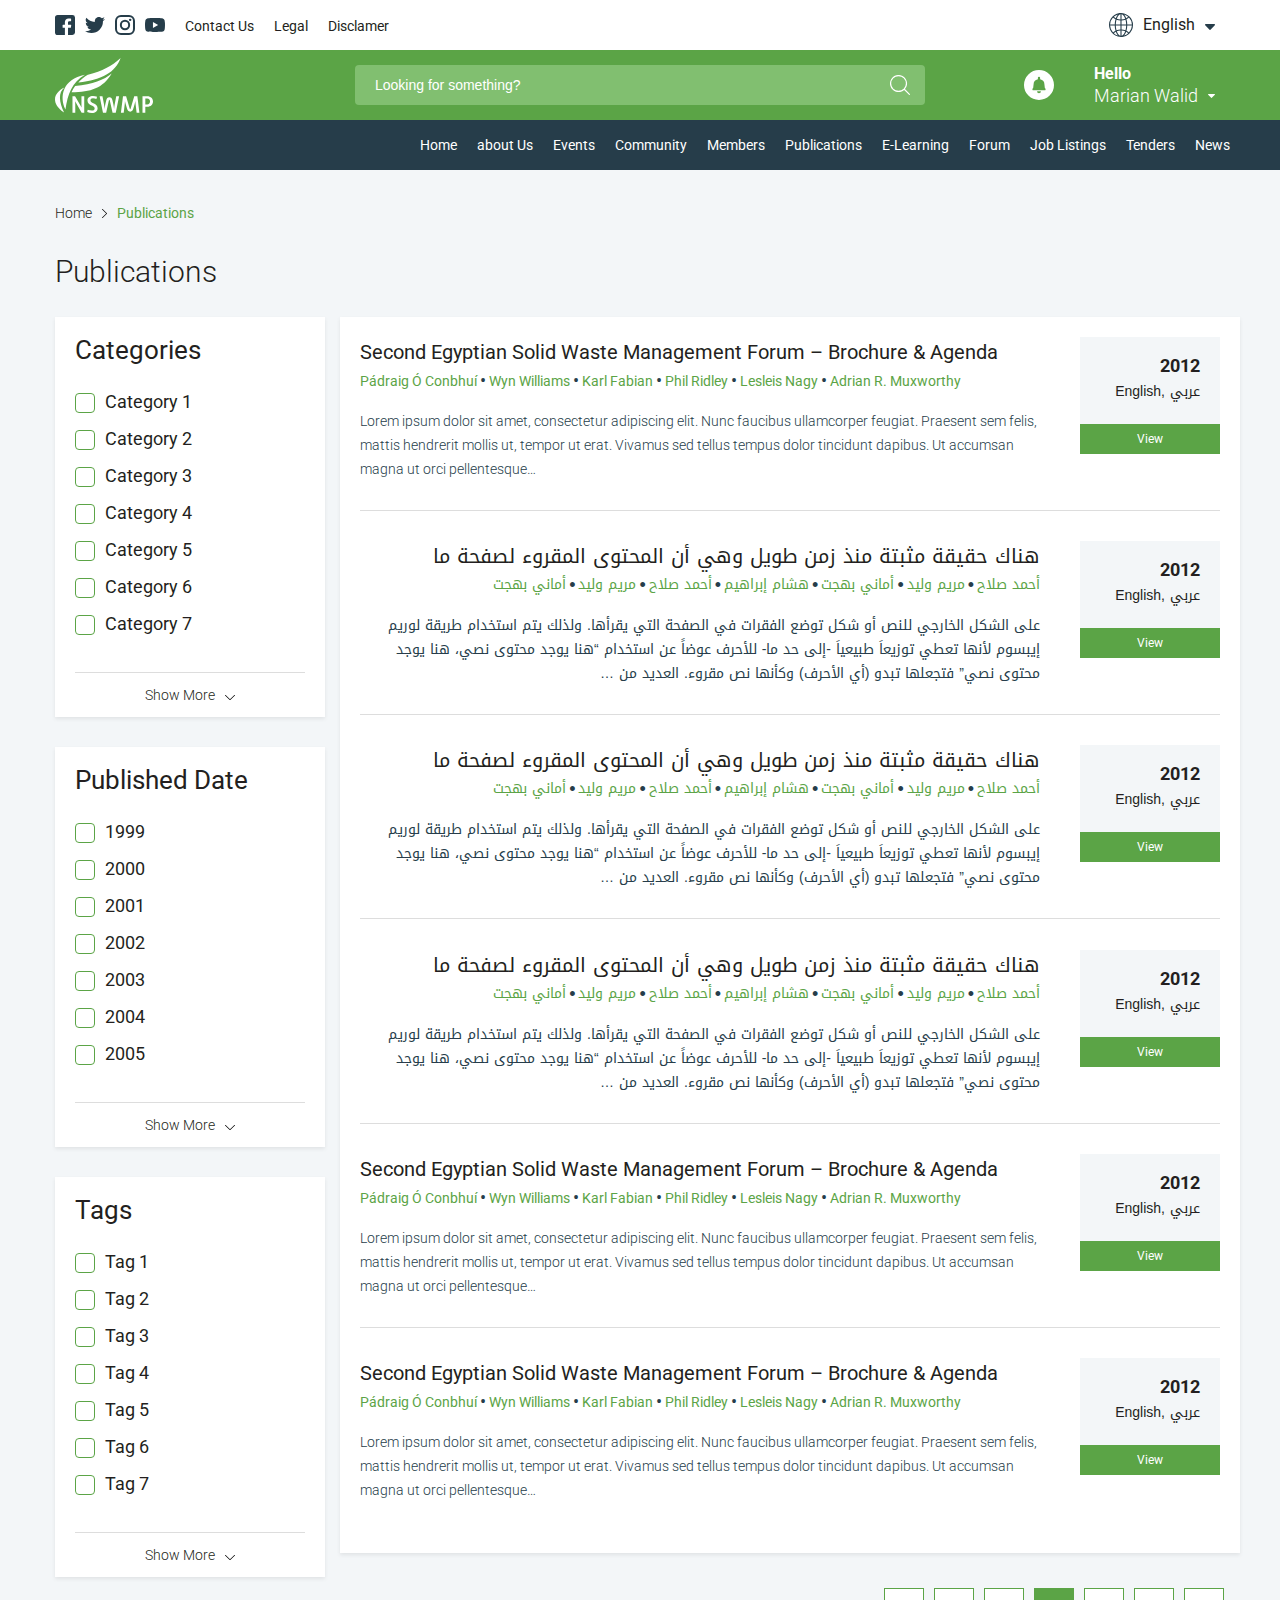
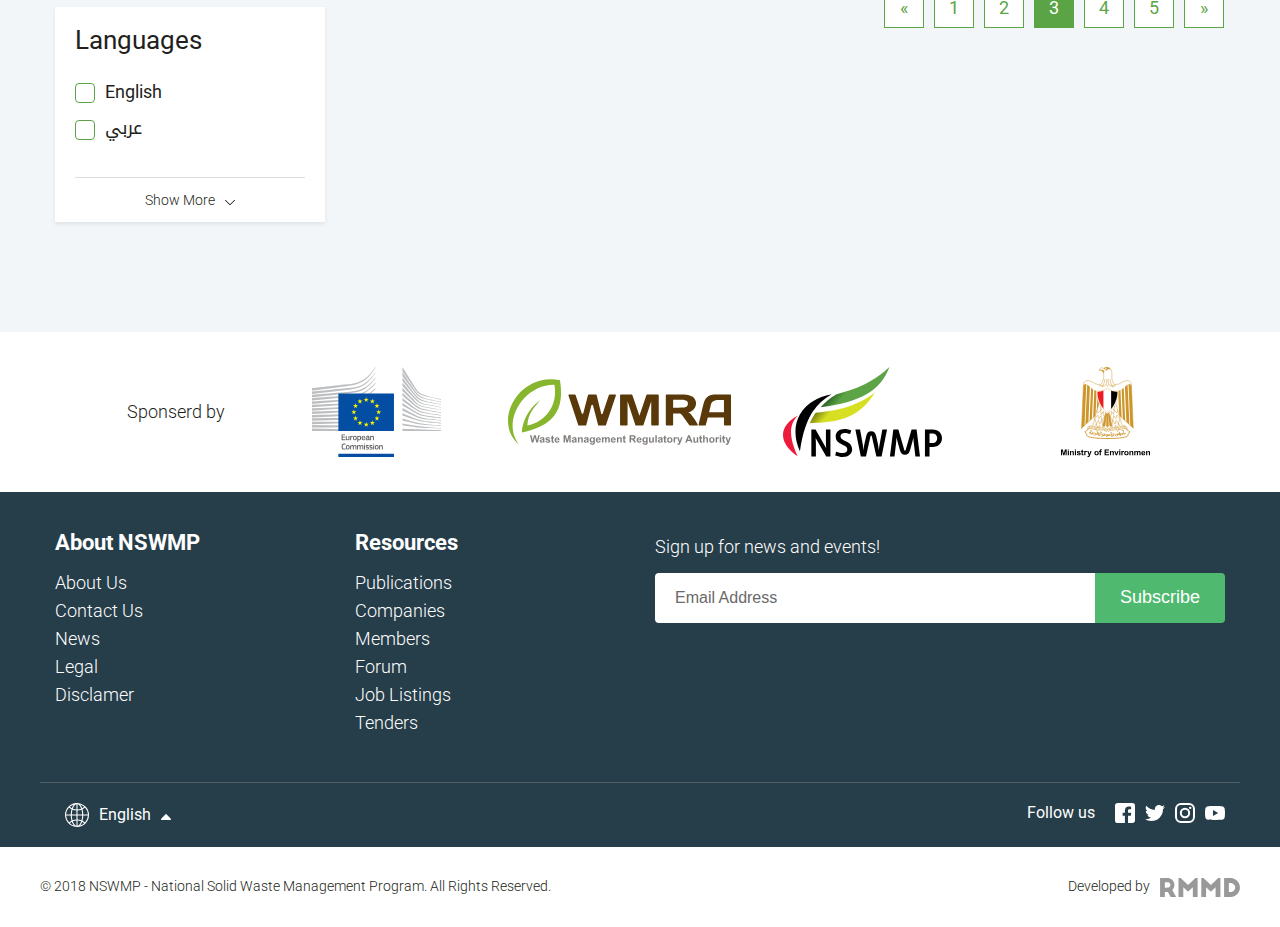
<file: publications.html>
<!DOCTYPE html>
<html lang="en">

<head>
    <meta charset="UTF-8">
    <meta name="robots" content="index, follow">
    <meta name="format-detection" content="telephone=no">
    <meta name="viewport" content="width=device-width, user-scalable=no, initial-scale=1.0, maximum-scale=1.0, minimum-scale=1.0">
    <meta name="description" content="GIZ Website">

    <title>GIZ</title>

    <link rel="shortcut icon" href="images/favicon.png" type="image/x-icon">
    <link rel="apple-touch-icon" href="touch-icon-iphone.png">
    <link rel="apple-touch-icon" sizes="76x76" href="touch-icon-ipad.png">
    <link rel="apple-touch-icon" sizes="120x120" href="touch-icon-iphone-retina.png">
    <link rel="apple-touch-icon" sizes="152x152" href="touch-icon-ipad-retina.png">

    
    
    <link rel="stylesheet" href="css/app-min.css">
    
    
    <!--[if lt IE 9]>
    <script src="https://oss.maxcdn.com/html5shiv/3.7.2/html5shiv.min.js"></script>
    <script src="https://oss.maxcdn.com/respond/1.4.2/respond.min.js"></script>
    <![endif]-->
    <!--[if lt IE 10]>
    <![endif]-->
</head>

<body>
    <div class="globalWrapper">
		<a href="#" class="backToTop"><img src="images/arrow-top-icon.svg" alt="Arrow Image"></a>
	<header class="main-header">
		<div class="top-bar">
			<div class="container">
				<div class="left">
					<ul class="social">
						<li><a href="#"><img src="images/facebook-icon-dark.svg" alt="Social Media Icon"></a></li>
						<li><a href="#"><img src="images/twitter-icon-dark.svg" alt="Social Media Icon"></a></li>
						<li><a href="#"><img src="images/instagram-icon-dark.svg" alt="Social Media Icon"></a></li>
						<li><a href="#"><img src="images/youtube-icon-dark.svg" alt="Social Media Icon"></a></li>
					</ul>
				
					<ul class="links">
						<li><a href="#">Contact Us</a></li>
						<li><a href="#">Legal</a></li>
						<li><a href="#">Disclamer</a></li>
					</ul>
				</div>
				<!-- left -->
			
				<div class="right">
					<div class="language-dropdown">
						<a href="#" class="dropdown-button"><span><img src="images/language-icon-dark.svg" alt="Language Icoin"></span> English</a>
						<ul class="dropdown-content">
							<li class="arabic"><a href="index-rtl.html">عربي</a></li>
							<li><a href="#">English</a></li>
						</ul>
					</div>
				</div>
				<!-- right -->
			</div>
		</div>
		<!-- tob-bar -->

		<div class="middle-bar">
			<div class="container">
				<div class="logo">
					<a href="index.html"><img src="images/nswmp-logo-white.svg" alt="Logo"></a>
				</div>
				<!-- logo -->
			
				<div class="search-bar">
					<form action="#">
						<label>
							<input type="text" placeholder="Looking for something?">
						</label>

						<div>
							<input type="submit" value="">
						</div>
					</form>
				</div>
				<!-- search-bar -->

				<div class="user-actions">
					<div class="notifications">
						<a href="#"><img src="images/notification-icon-light.svg" alt="Notifications Icon"></a>
					</div>

					<div class="user-dropdown">
						<a href="#" class="dropdown-button"><span>Hello</span> Marian Walid</a>
						<ul class="dropdown-content">
							<li><a href="sign-in.html">Sign In</a></li>
							<li><a href="sign-up.html">Sign Up</a></li>
							<li><a href="edit-user-profile.html">Edit Profile</a></li>
							<li><a href="edit-company-profile.html">Edit Company</a></li>
							<li><a href="#">Settings</a></li>
							<li><a href="#">Log out</a></li>
						</ul>
					</div>
				</div>
				<!-- user-actions -->
			</div>
		</div>
		<!-- middle-bar -->

		<nav class="main-nav">
			<div class="container">
				<ul>
					<li><a href="index.html">Home</a></li>
					<li><a href="#">about Us</a></li>
					<li><a href="companies.html">Events</a></li>
					<li><a href="#">Community</a></li>
					<li><a href="members.html">Members</a></li>
					<li><a href="publications.html">Publications</a></li>
					<li><a href="#">E-Learning</a></li>
					<li><a href="forum.html">Forum</a></li>
					<li><a href="#">Job Listings</a></li>
					<li><a href="#">Tenders</a></li>
					<li><a href="newsfeed.html">News</a></li>
				</ul>
			</div>
		</nav>
		<!-- main-nav -->
	</header>
	<!-- main-header -->

	<div class="mobile-header">
		<div class="logo">
			<a href="#"><img src="images/nswmp-logo-white.svg" alt="Logo"></a>
		</div>
		<!-- logo -->

		<a href="#" class="toggle-mobile-nav">
			<span></span>
			<span></span>
			<span></span>
		</a>
	</div>
	<!-- mobile-header -->

	<div class="publications-page page-content-wrapper">
		<div class="container">
			<ul class="breadcrumbs">
				<li><a href="#">Home</a></li>
				<li>Publications</li>
			</ul>
			<!-- breadcrumbs -->

			<h1 class="page-title">
				Publications
			</h1>
			<!-- page-title -->
		
			<aside class="publications-filter">

				<div class="categories filter">
					<h2>Categories</h2>

					<label class="checkbox-check">
						<input type="checkbox" value=".category-1">
						<span class="check-mark"></span>
						<i>Category 1</i>
					</label>

					<label class="checkbox-check">
						<input type="checkbox" value=".category-2">
						<span class="check-mark"></span>
						<i>Category 2</i>
					</label>

					<label class="checkbox-check">
						<input type="checkbox" value=".category-3">
						<span class="check-mark"></span>
						<i>Category 3</i>
					</label>

					<label class="checkbox-check">
						<input type="checkbox" value=".category-4">
						<span class="check-mark"></span>
						<i>Category 4</i>
					</label>

					<label class="checkbox-check">
						<input type="checkbox" value=".category-5">
						<span class="check-mark"></span>
						<i>Category 5</i>
					</label>

					<label class="checkbox-check">
						<input type="checkbox" value=".category-6">
						<span class="check-mark"></span>
						<i>Category 6</i>
					</label>

					<label class="checkbox-check">
						<input type="checkbox" value=".category-7">
						<span class="check-mark"></span>
						<i>Category 7</i>
					</label>

					<label class="checkbox-check">
						<input type="checkbox" value=".category-8">
						<span class="check-mark"></span>
						<i>Category 8</i>
					</label>

					<label class="checkbox-check">
						<input type="checkbox" value=".category-9">
						<span class="check-mark"></span>
						<i>Category 9</i>
					</label>

					<div class="show-more">
						<a href="#">Show More</a>
					</div>
				</div>
				<!-- categories -->

				<div class="date filter">
					<h2>Published Date</h2>
					<label class="checkbox-check">
						<input type="checkbox" value=".1999">
						<span class="check-mark"></span>
						<i>1999</i>
					</label>
					<label class="checkbox-check">
						<input type="checkbox" value=".2000">
						<span class="check-mark"></span>
						<i>2000</i>
					</label>
					<label class="checkbox-check">
						<input type="checkbox" value=".2001">
						<span class="check-mark"></span>
						<i>2001</i>
					</label>
					<label class="checkbox-check">
						<input type="checkbox" value=".2002">
						<span class="check-mark"></span>
						<i>2002</i>
					</label>
					<label class="checkbox-check">
						<input type="checkbox" value=".2003">
						<span class="check-mark"></span>
						<i>2003</i>
					</label>
					<label class="checkbox-check">
						<input type="checkbox" value=".2004">
						<span class="check-mark"></span>
						<i>2004</i>
					</label>
					<label class="checkbox-check">
						<input type="checkbox" value=".2005">
						<span class="check-mark"></span>
						<i>2005</i>
					</label>
					<label class="checkbox-check">
						<input type="checkbox" value=".2006">
						<span class="check-mark"></span>
						<i>2006</i>
					</label>
					<label class="checkbox-check">
						<input type="checkbox" value=".2007">
						<span class="check-mark"></span>
						<i>2007</i>
					</label>
					<label class="checkbox-check">
						<input type="checkbox" value=".2008">
						<span class="check-mark"></span>
						<i>2008</i>
					</label>
					<label class="checkbox-check">
						<input type="checkbox" value=".2009">
						<span class="check-mark"></span>
						<i>2009</i>
					</label>
					<label class="checkbox-check">
						<input type="checkbox" value=".2010">
						<span class="check-mark"></span>
						<i>2010</i>
					</label>
					<label class="checkbox-check">
						<input type="checkbox" value=".2011">
						<span class="check-mark"></span>
						<i>2011</i>
					</label>
					<label class="checkbox-check">
						<input type="checkbox" value=".2012">
						<span class="check-mark"></span>
						<i>2012</i>
					</label>
					<label class="checkbox-check">
						<input type="checkbox" value=".2013">
						<span class="check-mark"></span>
						<i>2013</i>
					</label>

					<div class="show-more">
						<a href="#">Show More</a>
					</div>
				</div>
				<!-- date -->

				<div class="tags filter">
					<h2>Tags</h2>
					<label class="checkbox-check">
						<input type="checkbox" value=".tag-1">
						<span class="check-mark"></span>
						<i>Tag 1</i>
					</label>
				
					<label class="checkbox-check">
						<input type="checkbox" value=".tag-2">
						<span class="check-mark"></span>
						<i>Tag 2</i>
					</label>

					<label class="checkbox-check">
						<input type="checkbox" value=".tag-3">
						<span class="check-mark"></span>
						<i>Tag 3</i>
					</label>

					<label class="checkbox-check">
						<input type="checkbox" value=".tag-4">
						<span class="check-mark"></span>
						<i>Tag 4</i>
					</label>

					<label class="checkbox-check">
						<input type="checkbox" value=".tag-5">
						<span class="check-mark"></span>
						<i>Tag 5</i>
					</label>

					<label class="checkbox-check">
						<input type="checkbox" value=".tag-6">
						<span class="check-mark"></span>
						<i>Tag 6</i>
					</label>

					<label class="checkbox-check">
						<input type="checkbox" value=".tag-7">
						<span class="check-mark"></span>
						<i>Tag 7</i>
					</label>

					<label class="checkbox-check">
						<input type="checkbox" value=".tag-8">
						<span class="check-mark"></span>
						<i>Tag 8</i>
					</label>

					<label class="checkbox-check">
						<input type="checkbox" value=".tag-9">
						<span class="check-mark"></span>
						<i>Tag 9</i>
					</label>

					<label class="checkbox-check">
						<input type="checkbox" value=".tag-10">
						<span class="check-mark"></span>
						<i>Tag 10</i>
					</label>

					<div class="show-more">
						<a href="#">Show More</a>
					</div>
				</div>
				<!-- tags -->

				<div class="lagn filter">
					<h2>Languages</h2>
					<label class="checkbox-check">
						<input type="checkbox" value=".english">
						<span class="check-mark"></span>
						<i>English</i>
					</label>

					<label class="checkbox-check arabic">
						<input type="checkbox" value=".arabic">
						<span class="check-mark"></span>
						<i>عربي</i>
					</label>

					<div class="show-more">
						<a href="#">Show More</a>
					</div>
				</div>
				<!-- lagn -->
			</aside>
			<!-- aside -->

			<main>
				<ul class="publications-list">
					<li class="category-1 2012 tag-1 english">

						<div class="publication-details">
							<div class="title">
								<h2><a href="single-publication.html">Second Egyptian Solid Waste Management Forum – Brochure &amp; Agenda</h2></a>
							</div>

							<ul class="authors-list">
								<li><a href="#">Pádraig Ó Conbhuí</a></li>
								<li><a href="#">Wyn Williams</a></li>
								<li><a href="#">Karl Fabian</a></li>
								<li><a href="#">Phil Ridley</a></li>
								<li><a href="#">Lesleis Nagy</a></li>
								<li><a href="#">Adrian R. Muxworthy</a></li>
							</ul>

							<div class="excerpt">
								<p>Lorem ipsum dolor sit amet, consectetur adipiscing elit. Nunc faucibus ullamcorper feugiat. Praesent sem felis, mattis hendrerit mollis ut, tempor ut erat. Vivamus sed tellus tempus dolor tincidunt dapibus. Ut accumsan magna ut orci pellentesque…</p>
							</div>
						</div>
						<!-- discussion-details -->

						<div class="meta">
							<h4>2012</h4>
							<p>English, عربي</p>
							<a href="single-publication.html" class="cta">View</a>
						</div>
						<!-- meta -->
					</li>

					<li class="category-2 2000 tag-2 arabic">

						<div class="publication-details">
							<div class="title">
								<h2><a href="single-publication.html">هناك حقيقة مثبتة منذ زمن طويل وهي أن المحتوى المقروء لصفحة ما</h2></a>
							</div>

							<ul class="authors-list">
								<li><a href="#">أحمد صلاح</a></li>
								<li><a href="#">مريم وليد</a></li>
								<li><a href="#">أماني بهجت</a></li>
								<li><a href="#">هشام إبراهيم</a></li>
								<li><a href="#">أحمد صلاح</a></li>
								<li><a href="#">مريم وليد</a></li>
								<li><a href="#">أماني بهجت</a></li>
							</ul>

							<div class="excerpt">
								<p>على الشكل الخارجي للنص أو شكل توضع الفقرات في الصفحة التي يقرأها. ولذلك يتم استخدام طريقة لوريم إيبسوم لأنها تعطي توزيعاَ طبيعياَ -إلى حد ما- للأحرف عوضاً عن استخدام “هنا يوجد محتوى نصي، هنا يوجد محتوى نصي” فتجعلها تبدو (أي الأحرف) وكأنها نص مقروء. العديد من …</p>
							</div>
						</div>
						<!-- discussion-details -->

						<div class="meta">
							<h4>2012</h4>
							<p>English, عربي</p>
							<a href="single-publication.html" class="cta">View</a>
						</div>
						<!-- meta -->
					</li>

					<li class="category-3 2002 tag-3 arabic">

						<div class="publication-details">
							<div class="title">
								<h2><a href="single-publication.html">هناك حقيقة مثبتة منذ زمن طويل وهي أن المحتوى المقروء لصفحة ما</h2></a>
							</div>

							<ul class="authors-list">
								<li><a href="#">أحمد صلاح</a></li>
								<li><a href="#">مريم وليد</a></li>
								<li><a href="#">أماني بهجت</a></li>
								<li><a href="#">هشام إبراهيم</a></li>
								<li><a href="#">أحمد صلاح</a></li>
								<li><a href="#">مريم وليد</a></li>
								<li><a href="#">أماني بهجت</a></li>
							</ul>

							<div class="excerpt">
								<p>على الشكل الخارجي للنص أو شكل توضع الفقرات في الصفحة التي يقرأها. ولذلك يتم استخدام طريقة لوريم إيبسوم لأنها تعطي توزيعاَ طبيعياَ -إلى حد ما- للأحرف عوضاً عن استخدام “هنا يوجد محتوى نصي، هنا يوجد محتوى نصي” فتجعلها تبدو (أي الأحرف) وكأنها نص مقروء. العديد من …</p>
							</div>
						</div>
						<!-- discussion-details -->

						<div class="meta">
							<h4>2012</h4>
							<p>English, عربي</p>
							<a href="single-publication.html" class="cta">View</a>
						</div>
						<!-- meta -->
					</li>

					<li class="category-6 2004 tag-4 arabic">

						<div class="publication-details">
							<div class="title">
								<h2><a href="single-publication.html">هناك حقيقة مثبتة منذ زمن طويل وهي أن المحتوى المقروء لصفحة ما</h2></a>
							</div>

							<ul class="authors-list">
								<li><a href="#">أحمد صلاح</a></li>
								<li><a href="#">مريم وليد</a></li>
								<li><a href="#">أماني بهجت</a></li>
								<li><a href="#">هشام إبراهيم</a></li>
								<li><a href="#">أحمد صلاح</a></li>
								<li><a href="#">مريم وليد</a></li>
								<li><a href="#">أماني بهجت</a></li>
							</ul>

							<div class="excerpt">
								<p>على الشكل الخارجي للنص أو شكل توضع الفقرات في الصفحة التي يقرأها. ولذلك يتم استخدام طريقة لوريم إيبسوم لأنها تعطي توزيعاَ طبيعياَ -إلى حد ما- للأحرف عوضاً عن استخدام “هنا يوجد محتوى نصي، هنا يوجد محتوى نصي” فتجعلها تبدو (أي الأحرف) وكأنها نص مقروء. العديد من …</p>
							</div>
						</div>
						<!-- discussion-details -->

						<div class="meta">
							<h4>2012</h4>
							<p>English, عربي</p>
							<a href="single-publication.html" class="cta">View</a>
						</div>
						<!-- meta -->
					</li>

					<li class="category-4 1999 tag-5 english">

						<div class="publication-details">
							<div class="title">
								<h2><a href="single-publication.html">Second Egyptian Solid Waste Management Forum – Brochure &amp; Agenda</h2></a>
							</div>

							<ul class="authors-list">
								<li><a href="#">Pádraig Ó Conbhuí</a></li>
								<li><a href="#">Wyn Williams</a></li>
								<li><a href="#">Karl Fabian</a></li>
								<li><a href="#">Phil Ridley</a></li>
								<li><a href="#">Lesleis Nagy</a></li>
								<li><a href="#">Adrian R. Muxworthy</a></li>
							</ul>

							<div class="excerpt">
								<p>Lorem ipsum dolor sit amet, consectetur adipiscing elit. Nunc faucibus ullamcorper feugiat. Praesent sem felis, mattis hendrerit mollis ut, tempor ut erat. Vivamus sed tellus tempus dolor tincidunt dapibus. Ut accumsan magna ut orci pellentesque…</p>
							</div>
						</div>
						<!-- discussion-details -->

						<div class="meta">
							<h4>2012</h4>
							<p>English, عربي</p>
							<a href="single-publication.html" class="cta">View</a>
						</div>
						<!-- meta -->
					</li>

					<li class="category-5 2005 tag-6 english">

						<div class="publication-details">
							<div class="title">
								<h2><a href="single-publication.html">Second Egyptian Solid Waste Management Forum – Brochure &amp; Agenda</h2></a>
							</div>

							<ul class="authors-list">
								<li><a href="#">Pádraig Ó Conbhuí</a></li>
								<li><a href="#">Wyn Williams</a></li>
								<li><a href="#">Karl Fabian</a></li>
								<li><a href="#">Phil Ridley</a></li>
								<li><a href="#">Lesleis Nagy</a></li>
								<li><a href="#">Adrian R. Muxworthy</a></li>
							</ul>

							<div class="excerpt">
								<p>Lorem ipsum dolor sit amet, consectetur adipiscing elit. Nunc faucibus ullamcorper feugiat. Praesent sem felis, mattis hendrerit mollis ut, tempor ut erat. Vivamus sed tellus tempus dolor tincidunt dapibus. Ut accumsan magna ut orci pellentesque…</p>
							</div>
						</div>
						<!-- discussion-details -->

						<div class="meta">
							<h4>2012</h4>
							<p>English, عربي</p>
							<a href="single-publication.html" class="cta">View</a>
						</div>
						<!-- meta -->
					</li>
				</ul>
				<!-- publications-list -->

				<div class="pagniation">
					<ul>
						<li><a href="#">&laquo;</a></li>
						<li><a href="#">1</a></li>
						<li><a href="#">2</a></li>
						<li class="active"><a href="#">3</a></li>
						<li><a href="#">4</a></li>
						<li><a href="#">5</a></li>
						<li><a href="#">&raquo;</a></li>
					</ul>
				</div>
			</main>
			<!-- main -->
		</div>
	</div>
	<!-- publications-page -->
	<footer class="main-footer">
		<div class="sponsers">
			<div class="container">
				<div class="title">
					<h2>Sponserd by</h2>
				</div>

				<ul class="sponsers-slider">
					<li><a href="#"><img src="images/european-logo.svg" alt="Sponser Logo"></a></li>
					<li><a href="#"><img src="images/wmra-logo.svg" alt="Sponser Logo"></a></li>
					<li><a href="#"><img src="images/nswmp-logo-color.svg" alt="Sponser Logo"></a></li>
					<li><a href="#"><img src="images/ministry-logo-en.svg" alt="Sponser Logo"></a></li>
					<li class="small"><a href="#"><img src="images/kfw-logo.svg" alt="Sponser Logo"></a></li>
					<li><a href="#"><img src="images/seco-logo.svg" alt="Sponser Logo"></a></li>
					<li><a href="#"><img src="images/giz-logo-en.svg" alt="Sponser Logo"></a></li>
				</ul>
				<!-- sponsers-slider -->
			</div>
		</div>
		<!-- sponsers -->

		<div class="middle-footer">
			<div class="container">
				<div class="left">
					<h3>About NSWMP</h3>

					<ul>
						<li><a href="#">About Us</a></li>
						<li><a href="#">Contact Us</a></li>
						<li><a href="#">News</a></li>
						<li><a href="#">Legal</a></li>
						<li><a href="#">Disclamer</a></li>
					</ul>
				</div>

				<div class="middle">
					<h3>Resources</h3>

					<ul>
						<li><a href="#">Publications</a></li>
						<li><a href="#">Companies</a></li>
						<li><a href="#">Members</a></li>
						<li><a href="#">Forum</a></li>
						<li><a href="#">Job Listings</a></li>
						<li><a href="#">Tenders</a></li>
					</ul>
				</div>

				<div class="right">
					<p>Sign up for news and events!</p>
				
					<form action="#">
						<label>
							<input type="text" placeholder="Email Address">
						</label>

						<div>
							<input type="submit" value="Subscribe">
						</div>
					</form>
				</div>

				<div class="bottom">
					<div class="left">
						<div class="language-dropdown">
							<a href="#" class="dropdown-button"><span><img src="images/language-icon-light.svg" alt="Language Icoin"></span> English</a>
							<ul class="dropdown-content">
								<li class="arabic"><a href="#">عربي</a></li>
								<li><a href="#">English</a></li>
							</ul>
						</div>
					</div>
					<!-- left -->

					<div class="right">
						<h3>Follow us</h3>

						<ul class="social">
							<li><a href="#"><img src="images/facebook-icon-light.svg" alt="Social Media Icon"></a></li>
							<li><a href="#"><img src="images/twitter-icon-light.svg" alt="Social Media Icon"></a></li>
							<li><a href="#"><img src="images/instagram-icon-light.svg" alt="Social Media Icon"></a></li>
							<li><a href="#"><img src="images/youtube-icon-light.svg" alt="Social Media Icon"></a></li>
						</ul>
					</div>
				</div>
			</div>
		</div>
		<!-- middle-footer -->

		<div class="copyrights">
			<div class="container">
				<p>&copy; 2018 NSWMP - National Solid Waste Management Program. All Rights Reserved.</p>
				<div class="company">
					<p><span>Developed by</span><a href="#"><img src="images/rmmd-logo.svg" alt="RMMD Logo"></a></p>
				</div>
				<!-- company -->
			</div>
		</div>
		<!-- copyrights -->
	</footer>
	<!-- main-footer -->
    </div>
    <!-- globalWrapper -->
    
    <script src="https://ajax.googleapis.com/ajax/libs/jquery/2.2.4/jquery.min.js"></script>
    
    <script src="js/script.js" type="text/javascript"></script>
    <script src="js/custom-script.js" type="text/javascript"></script>
</body>

</html>
</file>
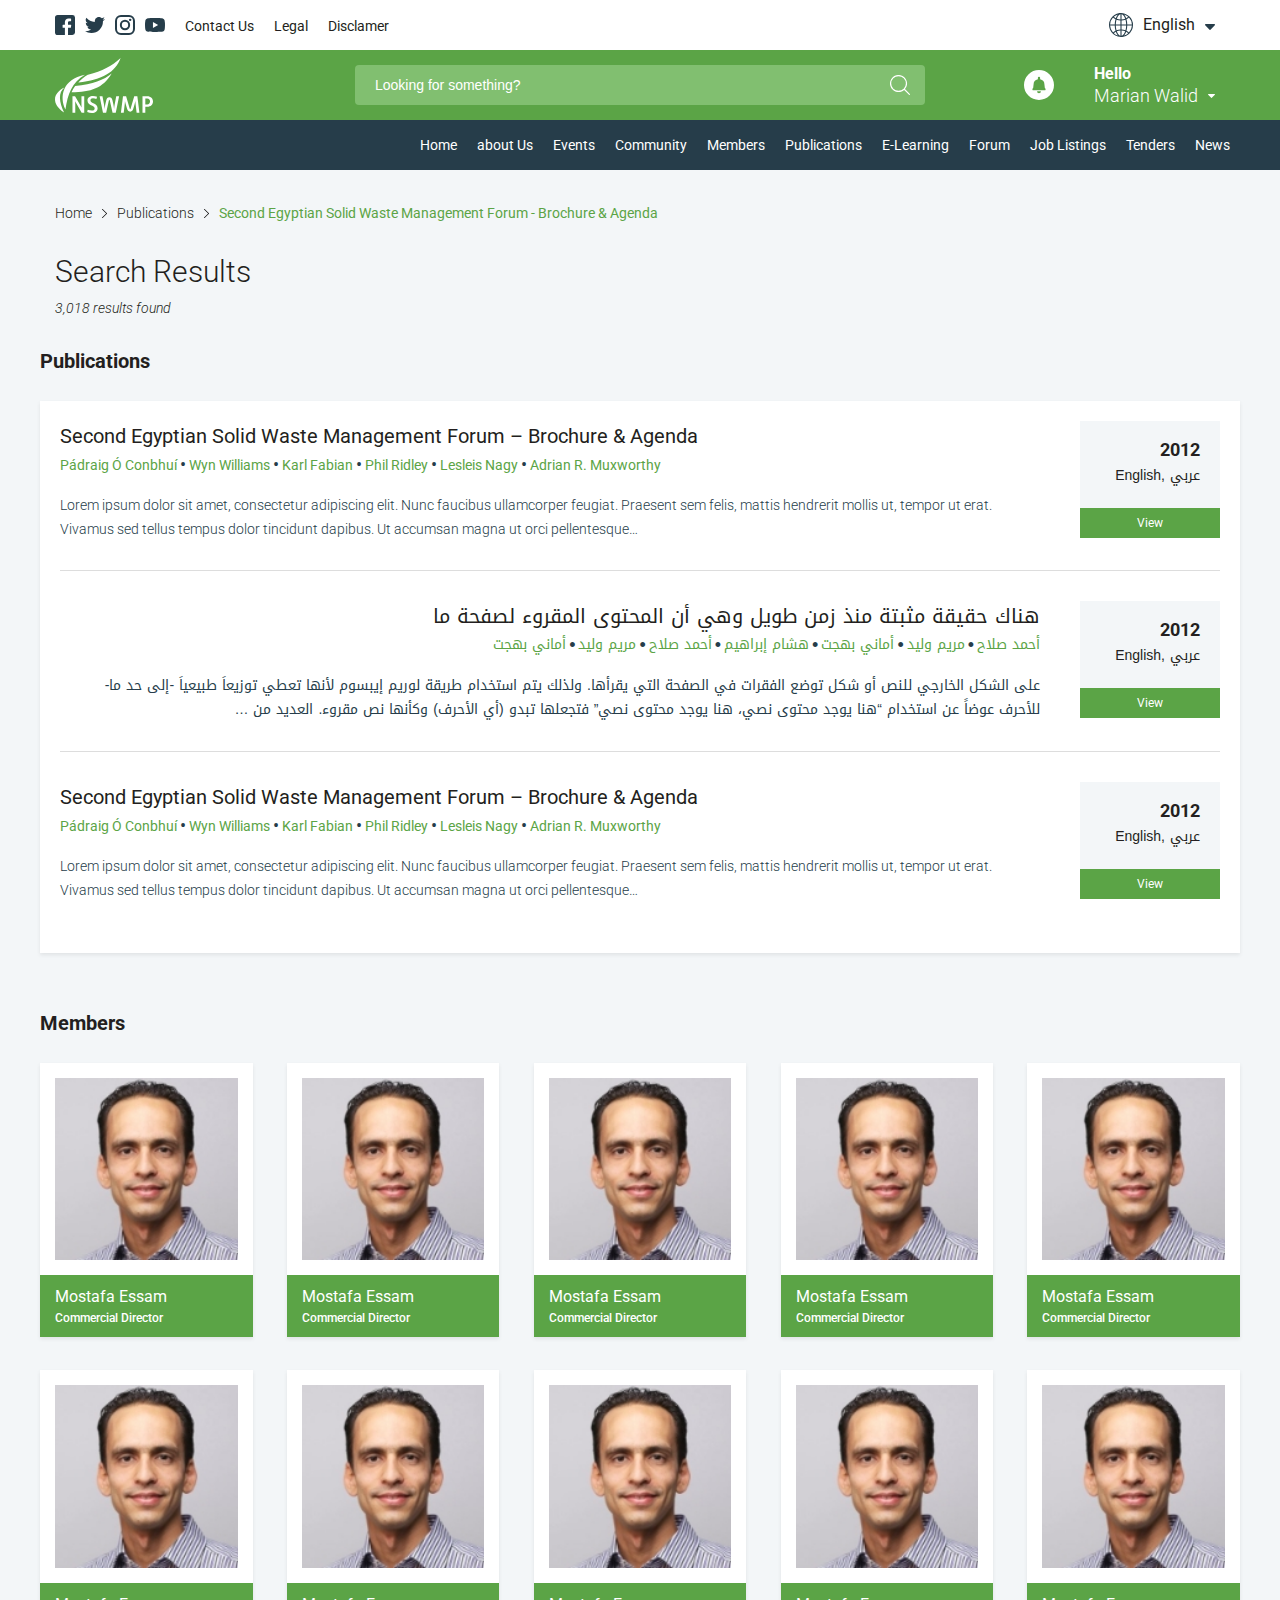
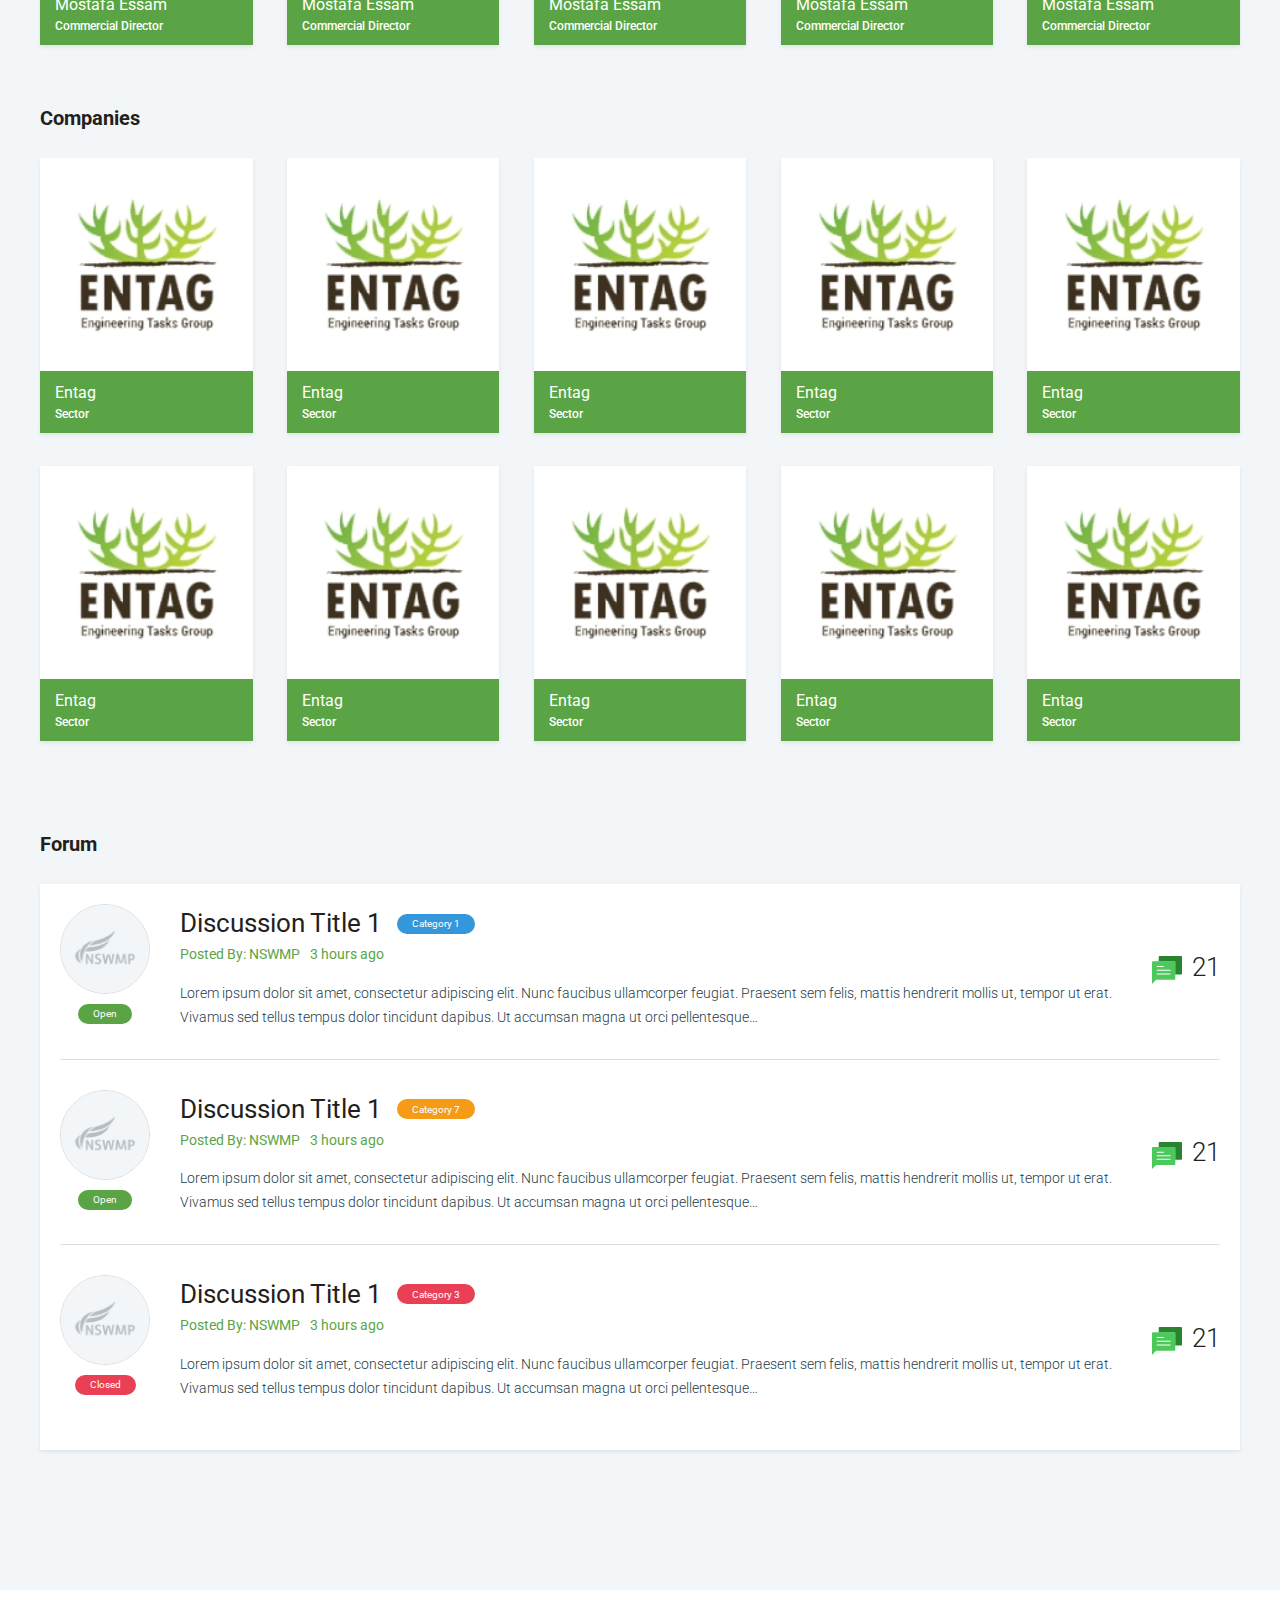
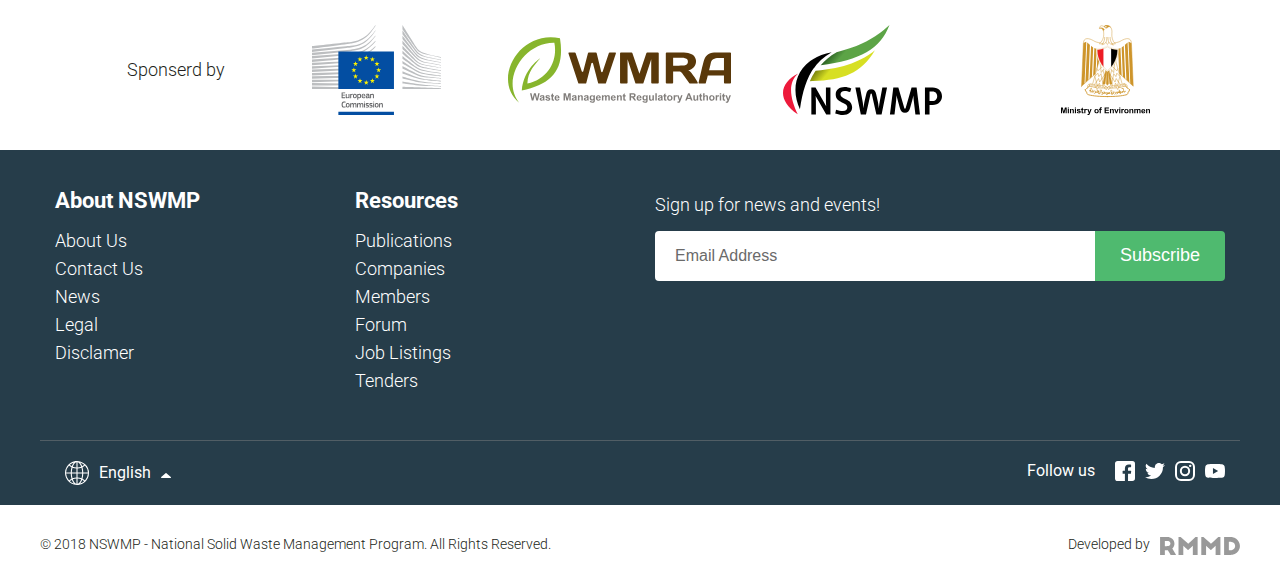
<file: search-results.html>
<!DOCTYPE html>
<html lang="en">

<head>
    <meta charset="UTF-8">
    <meta name="robots" content="index, follow">
    <meta name="format-detection" content="telephone=no">
    <meta name="viewport" content="width=device-width, user-scalable=no, initial-scale=1.0, maximum-scale=1.0, minimum-scale=1.0">
    <meta name="description" content="GIZ Website">

    <title>GIZ</title>

    <link rel="shortcut icon" href="images/favicon.png" type="image/x-icon">
    <link rel="apple-touch-icon" href="touch-icon-iphone.png">
    <link rel="apple-touch-icon" sizes="76x76" href="touch-icon-ipad.png">
    <link rel="apple-touch-icon" sizes="120x120" href="touch-icon-iphone-retina.png">
    <link rel="apple-touch-icon" sizes="152x152" href="touch-icon-ipad-retina.png">

    
    
    <link rel="stylesheet" href="css/app-min.css">
    
    
    <!--[if lt IE 9]>
    <script src="https://oss.maxcdn.com/html5shiv/3.7.2/html5shiv.min.js"></script>
    <script src="https://oss.maxcdn.com/respond/1.4.2/respond.min.js"></script>
    <![endif]-->
    <!--[if lt IE 10]>
    <![endif]-->
</head>

<body>
    <div class="globalWrapper">
		<a href="#" class="backToTop"><img src="images/arrow-top-icon.svg" alt="Arrow Image"></a>
	<header class="main-header">
		<div class="top-bar">
			<div class="container">
				<div class="left">
					<ul class="social">
						<li><a href="#"><img src="images/facebook-icon-dark.svg" alt="Social Media Icon"></a></li>
						<li><a href="#"><img src="images/twitter-icon-dark.svg" alt="Social Media Icon"></a></li>
						<li><a href="#"><img src="images/instagram-icon-dark.svg" alt="Social Media Icon"></a></li>
						<li><a href="#"><img src="images/youtube-icon-dark.svg" alt="Social Media Icon"></a></li>
					</ul>
				
					<ul class="links">
						<li><a href="#">Contact Us</a></li>
						<li><a href="#">Legal</a></li>
						<li><a href="#">Disclamer</a></li>
					</ul>
				</div>
				<!-- left -->
			
				<div class="right">
					<div class="language-dropdown">
						<a href="#" class="dropdown-button"><span><img src="images/language-icon-dark.svg" alt="Language Icoin"></span> English</a>
						<ul class="dropdown-content">
							<li class="arabic"><a href="index-rtl.html">عربي</a></li>
							<li><a href="#">English</a></li>
						</ul>
					</div>
				</div>
				<!-- right -->
			</div>
		</div>
		<!-- tob-bar -->

		<div class="middle-bar">
			<div class="container">
				<div class="logo">
					<a href="index.html"><img src="images/nswmp-logo-white.svg" alt="Logo"></a>
				</div>
				<!-- logo -->
			
				<div class="search-bar">
					<form action="#">
						<label>
							<input type="text" placeholder="Looking for something?">
						</label>

						<div>
							<input type="submit" value="">
						</div>
					</form>
				</div>
				<!-- search-bar -->

				<div class="user-actions">
					<div class="notifications">
						<a href="#"><img src="images/notification-icon-light.svg" alt="Notifications Icon"></a>
					</div>

					<div class="user-dropdown">
						<a href="#" class="dropdown-button"><span>Hello</span> Marian Walid</a>
						<ul class="dropdown-content">
							<li><a href="sign-in.html">Sign In</a></li>
							<li><a href="sign-up.html">Sign Up</a></li>
							<li><a href="edit-user-profile.html">Edit Profile</a></li>
							<li><a href="edit-company-profile.html">Edit Company</a></li>
							<li><a href="#">Settings</a></li>
							<li><a href="#">Log out</a></li>
						</ul>
					</div>
				</div>
				<!-- user-actions -->
			</div>
		</div>
		<!-- middle-bar -->

		<nav class="main-nav">
			<div class="container">
				<ul>
					<li><a href="index.html">Home</a></li>
					<li><a href="#">about Us</a></li>
					<li><a href="companies.html">Events</a></li>
					<li><a href="#">Community</a></li>
					<li><a href="members.html">Members</a></li>
					<li><a href="publications.html">Publications</a></li>
					<li><a href="#">E-Learning</a></li>
					<li><a href="forum.html">Forum</a></li>
					<li><a href="#">Job Listings</a></li>
					<li><a href="#">Tenders</a></li>
					<li><a href="newsfeed.html">News</a></li>
				</ul>
			</div>
		</nav>
		<!-- main-nav -->
	</header>
	<!-- main-header -->

	<div class="mobile-header">
		<div class="logo">
			<a href="#"><img src="images/nswmp-logo-white.svg" alt="Logo"></a>
		</div>
		<!-- logo -->

		<a href="#" class="toggle-mobile-nav">
			<span></span>
			<span></span>
			<span></span>
		</a>
	</div>
	<!-- mobile-header -->

	<div class="search-results-page page-content-wrapper">
		<div class="container">
			<ul class="breadcrumbs">
				<li><a href="#">Home</a></li>
				<li><a href="#">Publications</a></li>
				<li>Second Egyptian Solid Waste Management Forum - Brochure & Agenda</li>
			</ul>
			<!-- breadcrumbs -->

			<h1 class="page-title">Search Results</h1>
			<!-- page-title -->

			<div class="results-count"><p>3,018 results found</p></div>

			<main>
				<section class="publications">
					<h2>Publications</h2>

					<ul class="publications-list">
						<li class="category-1 2012 tag-1 english">

							<div class="publication-details">
								<div class="title">
									<h2><a href="single-publication.html">Second Egyptian Solid Waste Management Forum – Brochure &amp; Agenda</h2></a>
								</div>

								<ul class="authors-list">
									<li><a href="#">Pádraig Ó Conbhuí</a></li>
									<li><a href="#">Wyn Williams</a></li>
									<li><a href="#">Karl Fabian</a></li>
									<li><a href="#">Phil Ridley</a></li>
									<li><a href="#">Lesleis Nagy</a></li>
									<li><a href="#">Adrian R. Muxworthy</a></li>
								</ul>

								<div class="excerpt">
									<p>Lorem ipsum dolor sit amet, consectetur adipiscing elit. Nunc faucibus ullamcorper feugiat. Praesent sem felis, mattis hendrerit mollis ut, tempor ut erat. Vivamus sed tellus tempus dolor tincidunt dapibus. Ut accumsan magna ut orci pellentesque…</p>
								</div>
							</div>
							<!-- discussion-details -->

							<div class="meta">
								<h4>2012</h4>
								<p>English, عربي</p>
								<a href="single-publication.html" class="cta">View</a>
							</div>
							<!-- meta -->
						</li>

						<li class="category-2 2000 tag-2 arabic">

							<div class="publication-details">
								<div class="title">
									<h2><a href="single-publication.html">هناك حقيقة مثبتة منذ زمن طويل وهي أن المحتوى المقروء لصفحة ما</h2></a>
								</div>

								<ul class="authors-list">
									<li><a href="#">أحمد صلاح</a></li>
									<li><a href="#">مريم وليد</a></li>
									<li><a href="#">أماني بهجت</a></li>
									<li><a href="#">هشام إبراهيم</a></li>
									<li><a href="#">أحمد صلاح</a></li>
									<li><a href="#">مريم وليد</a></li>
									<li><a href="#">أماني بهجت</a></li>
								</ul>

								<div class="excerpt">
									<p>على الشكل الخارجي للنص أو شكل توضع الفقرات في الصفحة التي يقرأها. ولذلك يتم استخدام طريقة لوريم إيبسوم لأنها تعطي توزيعاَ طبيعياَ -إلى حد ما- للأحرف عوضاً عن استخدام “هنا يوجد محتوى نصي، هنا يوجد محتوى نصي” فتجعلها تبدو (أي الأحرف) وكأنها نص مقروء. العديد من …</p>
								</div>
							</div>
							<!-- discussion-details -->

							<div class="meta">
								<h4>2012</h4>
								<p>English, عربي</p>
								<a href="single-publication.html" class="cta">View</a>
							</div>
							<!-- meta -->
						</li>

						<li class="category-4 1999 tag-5 english">

							<div class="publication-details">
								<div class="title">
									<h2><a href="single-publication.html">Second Egyptian Solid Waste Management Forum – Brochure &amp; Agenda</h2></a>
								</div>

								<ul class="authors-list">
									<li><a href="#">Pádraig Ó Conbhuí</a></li>
									<li><a href="#">Wyn Williams</a></li>
									<li><a href="#">Karl Fabian</a></li>
									<li><a href="#">Phil Ridley</a></li>
									<li><a href="#">Lesleis Nagy</a></li>
									<li><a href="#">Adrian R. Muxworthy</a></li>
								</ul>

								<div class="excerpt">
									<p>Lorem ipsum dolor sit amet, consectetur adipiscing elit. Nunc faucibus ullamcorper feugiat. Praesent sem felis, mattis hendrerit mollis ut, tempor ut erat. Vivamus sed tellus tempus dolor tincidunt dapibus. Ut accumsan magna ut orci pellentesque…</p>
								</div>
							</div>
							<!-- discussion-details -->

							<div class="meta">
								<h4>2012</h4>
								<p>English, عربي</p>
								<a href="single-publication.html" class="cta">View</a>
							</div>
							<!-- meta -->
						</li>
					</ul>
					<!-- publications-list -->
				</section>
				<!-- publications -->

				<section class="members">
					<h2>Members</h2>

					<ul class="members-list">
						<li>
							<a href="user-profile.html">
								<div class="member-photo">
									<figure style="background-image: url('images/avatar-1.jpg')">
										<img src="images/avatar-1.jpg" alt="Member Image">
									</figure>
								</div>
								<div class="member-info">
									<h3>Mostafa Essam</h3>
									<p>Commercial Director</p>
								</div>
							</a>
						</li>
	
						<li>
							<a href="user-profile.html">
								<div class="member-photo">
									<figure style="background-image: url('images/avatar-1.jpg')">
										<img src="images/avatar-1.jpg" alt="Member Image">
									</figure>
								</div>
								<div class="member-info">
									<h3>Mostafa Essam</h3>
									<p>Commercial Director</p>
								</div>
							</a>
						</li>
	
						<li>
							<a href="user-profile.html">
								<div class="member-photo">
									<figure style="background-image: url('images/avatar-1.jpg')">
										<img src="images/avatar-1.jpg" alt="Member Image">
									</figure>
								</div>
								<div class="member-info">
									<h3>Mostafa Essam</h3>
									<p>Commercial Director</p>
								</div>
							</a>
						</li>
	
						<li>
							<a href="user-profile.html">
								<div class="member-photo">
									<figure style="background-image: url('images/avatar-1.jpg')">
										<img src="images/avatar-1.jpg" alt="Member Image">
									</figure>
								</div>
								<div class="member-info">
									<h3>Mostafa Essam</h3>
									<p>Commercial Director</p>
								</div>
							</a>
						</li>
	
						<li>
							<a href="user-profile.html">
								<div class="member-photo">
									<figure style="background-image: url('images/avatar-1.jpg')">
										<img src="images/avatar-1.jpg" alt="Member Image">
									</figure>
								</div>
								<div class="member-info">
									<h3>Mostafa Essam</h3>
									<p>Commercial Director</p>
								</div>
							</a>
						</li>
	
						<li>
							<a href="user-profile.html">
								<div class="member-photo">
									<figure style="background-image: url('images/avatar-1.jpg')">
										<img src="images/avatar-1.jpg" alt="Member Image">
									</figure>
								</div>
								<div class="member-info">
									<h3>Mostafa Essam</h3>
									<p>Commercial Director</p>
								</div>
							</a>
						</li>
	
						<li>
							<a href="user-profile.html">
								<div class="member-photo">
									<figure style="background-image: url('images/avatar-1.jpg')">
										<img src="images/avatar-1.jpg" alt="Member Image">
									</figure>
								</div>
								<div class="member-info">
									<h3>Mostafa Essam</h3>
									<p>Commercial Director</p>
								</div>
							</a>
						</li>
	
						<li>
							<a href="user-profile.html">
								<div class="member-photo">
									<figure style="background-image: url('images/avatar-1.jpg')">
										<img src="images/avatar-1.jpg" alt="Member Image">
									</figure>
								</div>
								<div class="member-info">
									<h3>Mostafa Essam</h3>
									<p>Commercial Director</p>
								</div>
							</a>
						</li>
	
						<li>
							<a href="user-profile.html">
								<div class="member-photo">
									<figure style="background-image: url('images/avatar-1.jpg')">
										<img src="images/avatar-1.jpg" alt="Member Image">
									</figure>
								</div>
								<div class="member-info">
									<h3>Mostafa Essam</h3>
									<p>Commercial Director</p>
								</div>
							</a>
						</li>
	
						<li>
							<a href="user-profile.html">
								<div class="member-photo">
									<figure style="background-image: url('images/avatar-1.jpg')">
										<img src="images/avatar-1.jpg" alt="Member Image">
									</figure>
								</div>
								<div class="member-info">
									<h3>Mostafa Essam</h3>
									<p>Commercial Director</p>
								</div>
							</a>
						</li>
					</ul>
					<!-- members-list -->
				</section>
				<!-- members -->

				<section class="companies">
					<h2>Companies</h2>

					<ul class="companies-list">
						<li>
							<a href="index.html">
								<div class="company-photo">
									<figure style="background-image: url('images/entag-logo.jpg')">
										<img src="images/entag-logo.jpg" alt="Company Image">
									</figure>
								</div>
								<div class="company-info">
									<h3>Entag</h3>
									<p>Sector</p>
								</div>
							</a>
						</li>
	
						<li>
							<a href="index.html">
								<div class="company-photo">
									<figure style="background-image: url('images/entag-logo.jpg')">
										<img src="images/entag-logo.jpg" alt="Company Image">
									</figure>
								</div>
								<div class="company-info">
									<h3>Entag</h3>
									<p>Sector</p>
								</div>
							</a>
						</li>
	
						<li>
							<a href="index.html">
								<div class="company-photo">
									<figure style="background-image: url('images/entag-logo.jpg')">
										<img src="images/entag-logo.jpg" alt="Company Image">
									</figure>
								</div>
								<div class="company-info">
									<h3>Entag</h3>
									<p>Sector</p>
								</div>
							</a>
						</li>
	
						<li>
							<a href="index.html">
								<div class="company-photo">
									<figure style="background-image: url('images/entag-logo.jpg')">
										<img src="images/entag-logo.jpg" alt="Company Image">
									</figure>
								</div>
								<div class="company-info">
									<h3>Entag</h3>
									<p>Sector</p>
								</div>
							</a>
						</li>
	
						<li>
							<a href="index.html">
								<div class="company-photo">
									<figure style="background-image: url('images/entag-logo.jpg')">
										<img src="images/entag-logo.jpg" alt="Company Image">
									</figure>
								</div>
								<div class="company-info">
									<h3>Entag</h3>
									<p>Sector</p>
								</div>
							</a>
						</li>
	
						<li>
							<a href="index.html">
								<div class="company-photo">
									<figure style="background-image: url('images/entag-logo.jpg')">
										<img src="images/entag-logo.jpg" alt="Company Image">
									</figure>
								</div>
								<div class="company-info">
									<h3>Entag</h3>
									<p>Sector</p>
								</div>
							</a>
						</li>
	
						<li>
							<a href="index.html">
								<div class="company-photo">
									<figure style="background-image: url('images/entag-logo.jpg')">
										<img src="images/entag-logo.jpg" alt="Company Image">
									</figure>
								</div>
								<div class="company-info">
									<h3>Entag</h3>
									<p>Sector</p>
								</div>
							</a>
						</li>
	
						<li>
							<a href="index.html">
								<div class="company-photo">
									<figure style="background-image: url('images/entag-logo.jpg')">
										<img src="images/entag-logo.jpg" alt="Company Image">
									</figure>
								</div>
								<div class="company-info">
									<h3>Entag</h3>
									<p>Sector</p>
								</div>
							</a>
						</li>
	
						<li>
							<a href="index.html">
								<div class="company-photo">
									<figure style="background-image: url('images/entag-logo.jpg')">
										<img src="images/entag-logo.jpg" alt="Company Image">
									</figure>
								</div>
								<div class="company-info">
									<h3>Entag</h3>
									<p>Sector</p>
								</div>
							</a>
						</li>
	
						<li>
							<a href="index.html">
								<div class="company-photo">
									<figure style="background-image: url('images/entag-logo.jpg')">
										<img src="images/entag-logo.jpg" alt="Company Image">
									</figure>
								</div>
								<div class="company-info">
									<h3>Entag</h3>
									<p>Sector</p>
								</div>
							</a>
						</li>
					</ul>
					<!-- companies-list -->
				</section>
				<!-- companies -->

				<section class="forum">
					<h2>Forum</h2>

					<ul class="discussions-list">
						<li class="open blue">
							<div class="discussion-thumb">
								<figure>
									<a href="discussion-category.html"><img src="images/placeholder-thumb.jpg" alt="Company Image"></a>
								</figure>
	
								<div class="status">
									<span>Open</span>
								</div>
							</div>
							<!-- discussion-thumb -->
	
							<div class="discussion-details">
								<div class="title">
									<h2><a href="discussion-category.html">Discussion Title 1</h2></a>
									<p class="category">Category 1</p>
								</div>
	
								<div class="meta">
									<p>Posted By: NSWMP</p>
									<p>3 hours ago</p>
								</div>
	
								<div class="excerpt">
									<p>Lorem ipsum dolor sit amet, consectetur adipiscing elit. Nunc faucibus ullamcorper feugiat. Praesent sem felis, mattis hendrerit mollis ut, tempor ut erat. Vivamus sed tellus tempus dolor tincidunt dapibus. Ut accumsan magna ut orci pellentesque…</p>
								</div>
							</div>
							<!-- discussion-details -->
	
							<div class="comments-count">
								<p>21</p>
							</div>
							<!-- comments-count -->
						</li>
	
						<li class="open orange">
							<div class="discussion-thumb">
								<figure>
									<a href="discussion-category.html"><img src="images/placeholder-thumb.jpg" alt="Company Image"></a>
								</figure>
	
								<div class="status">
									<span>Open</span>
								</div>
							</div>
							<!-- discussion-thumb -->
	
							<div class="discussion-details">
								<div class="title">
									<h2><a href="discussion-category.html">Discussion Title 1</h2></a>
									<p class="category">Category 7</p>
								</div>
	
								<div class="meta">
									<p>Posted By: NSWMP</p>
									<p>3 hours ago</p>
								</div>
	
								<div class="excerpt">
									<p>Lorem ipsum dolor sit amet, consectetur adipiscing elit. Nunc faucibus ullamcorper feugiat. Praesent sem felis, mattis hendrerit mollis ut, tempor ut erat. Vivamus sed tellus tempus dolor tincidunt dapibus. Ut accumsan magna ut orci pellentesque…</p>
								</div>
							</div>
							<!-- discussion-details -->
	
							<div class="comments-count">
								<p>21</p>
							</div>
							<!-- comments-count -->
						</li>
	
						<li class="closed red">
							<div class="discussion-thumb">
								<figure>
									<a href="discussion-category.html"><img src="images/placeholder-thumb.jpg" alt="Company Image"></a>
								</figure>
	
								<div class="status">
									<span>Closed</span>
								</div>
							</div>
							<!-- discussion-thumb -->
	
							<div class="discussion-details">
								<div class="title">
									<h2><a href="discussion-category.html">Discussion Title 1</h2></a>
									<p class="category">Category 3</p>
								</div>
	
								<div class="meta">
									<p>Posted By: NSWMP</p>
									<p>3 hours ago</p>
								</div>
	
								<div class="excerpt">
									<p>Lorem ipsum dolor sit amet, consectetur adipiscing elit. Nunc faucibus ullamcorper feugiat. Praesent sem felis, mattis hendrerit mollis ut, tempor ut erat. Vivamus sed tellus tempus dolor tincidunt dapibus. Ut accumsan magna ut orci pellentesque…</p>
								</div>
							</div>
							<!-- discussion-details -->
	
							<div class="comments-count">
								<p>21</p>
							</div>
							<!-- comments-count -->
						</li>
					</ul>
					<!-- discussions-list -->
				</section>
				<!-- forum -->
			</main>
			<!-- main -->
		</div>
	</div>
	<!-- search-results-page -->
	<footer class="main-footer">
		<div class="sponsers">
			<div class="container">
				<div class="title">
					<h2>Sponserd by</h2>
				</div>

				<ul class="sponsers-slider">
					<li><a href="#"><img src="images/european-logo.svg" alt="Sponser Logo"></a></li>
					<li><a href="#"><img src="images/wmra-logo.svg" alt="Sponser Logo"></a></li>
					<li><a href="#"><img src="images/nswmp-logo-color.svg" alt="Sponser Logo"></a></li>
					<li><a href="#"><img src="images/ministry-logo-en.svg" alt="Sponser Logo"></a></li>
					<li class="small"><a href="#"><img src="images/kfw-logo.svg" alt="Sponser Logo"></a></li>
					<li><a href="#"><img src="images/seco-logo.svg" alt="Sponser Logo"></a></li>
					<li><a href="#"><img src="images/giz-logo-en.svg" alt="Sponser Logo"></a></li>
				</ul>
				<!-- sponsers-slider -->
			</div>
		</div>
		<!-- sponsers -->

		<div class="middle-footer">
			<div class="container">
				<div class="left">
					<h3>About NSWMP</h3>

					<ul>
						<li><a href="#">About Us</a></li>
						<li><a href="#">Contact Us</a></li>
						<li><a href="#">News</a></li>
						<li><a href="#">Legal</a></li>
						<li><a href="#">Disclamer</a></li>
					</ul>
				</div>

				<div class="middle">
					<h3>Resources</h3>

					<ul>
						<li><a href="#">Publications</a></li>
						<li><a href="#">Companies</a></li>
						<li><a href="#">Members</a></li>
						<li><a href="#">Forum</a></li>
						<li><a href="#">Job Listings</a></li>
						<li><a href="#">Tenders</a></li>
					</ul>
				</div>

				<div class="right">
					<p>Sign up for news and events!</p>
				
					<form action="#">
						<label>
							<input type="text" placeholder="Email Address">
						</label>

						<div>
							<input type="submit" value="Subscribe">
						</div>
					</form>
				</div>

				<div class="bottom">
					<div class="left">
						<div class="language-dropdown">
							<a href="#" class="dropdown-button"><span><img src="images/language-icon-light.svg" alt="Language Icoin"></span> English</a>
							<ul class="dropdown-content">
								<li class="arabic"><a href="#">عربي</a></li>
								<li><a href="#">English</a></li>
							</ul>
						</div>
					</div>
					<!-- left -->

					<div class="right">
						<h3>Follow us</h3>

						<ul class="social">
							<li><a href="#"><img src="images/facebook-icon-light.svg" alt="Social Media Icon"></a></li>
							<li><a href="#"><img src="images/twitter-icon-light.svg" alt="Social Media Icon"></a></li>
							<li><a href="#"><img src="images/instagram-icon-light.svg" alt="Social Media Icon"></a></li>
							<li><a href="#"><img src="images/youtube-icon-light.svg" alt="Social Media Icon"></a></li>
						</ul>
					</div>
				</div>
			</div>
		</div>
		<!-- middle-footer -->

		<div class="copyrights">
			<div class="container">
				<p>&copy; 2018 NSWMP - National Solid Waste Management Program. All Rights Reserved.</p>
				<div class="company">
					<p><span>Developed by</span><a href="#"><img src="images/rmmd-logo.svg" alt="RMMD Logo"></a></p>
				</div>
				<!-- company -->
			</div>
		</div>
		<!-- copyrights -->
	</footer>
	<!-- main-footer -->
    </div>
    <!-- globalWrapper -->
    
    <script src="https://ajax.googleapis.com/ajax/libs/jquery/2.2.4/jquery.min.js"></script>
    
    <script src="js/script.js" type="text/javascript"></script>
    <script src="js/custom-script.js" type="text/javascript"></script>
</body>

</html>
</file>
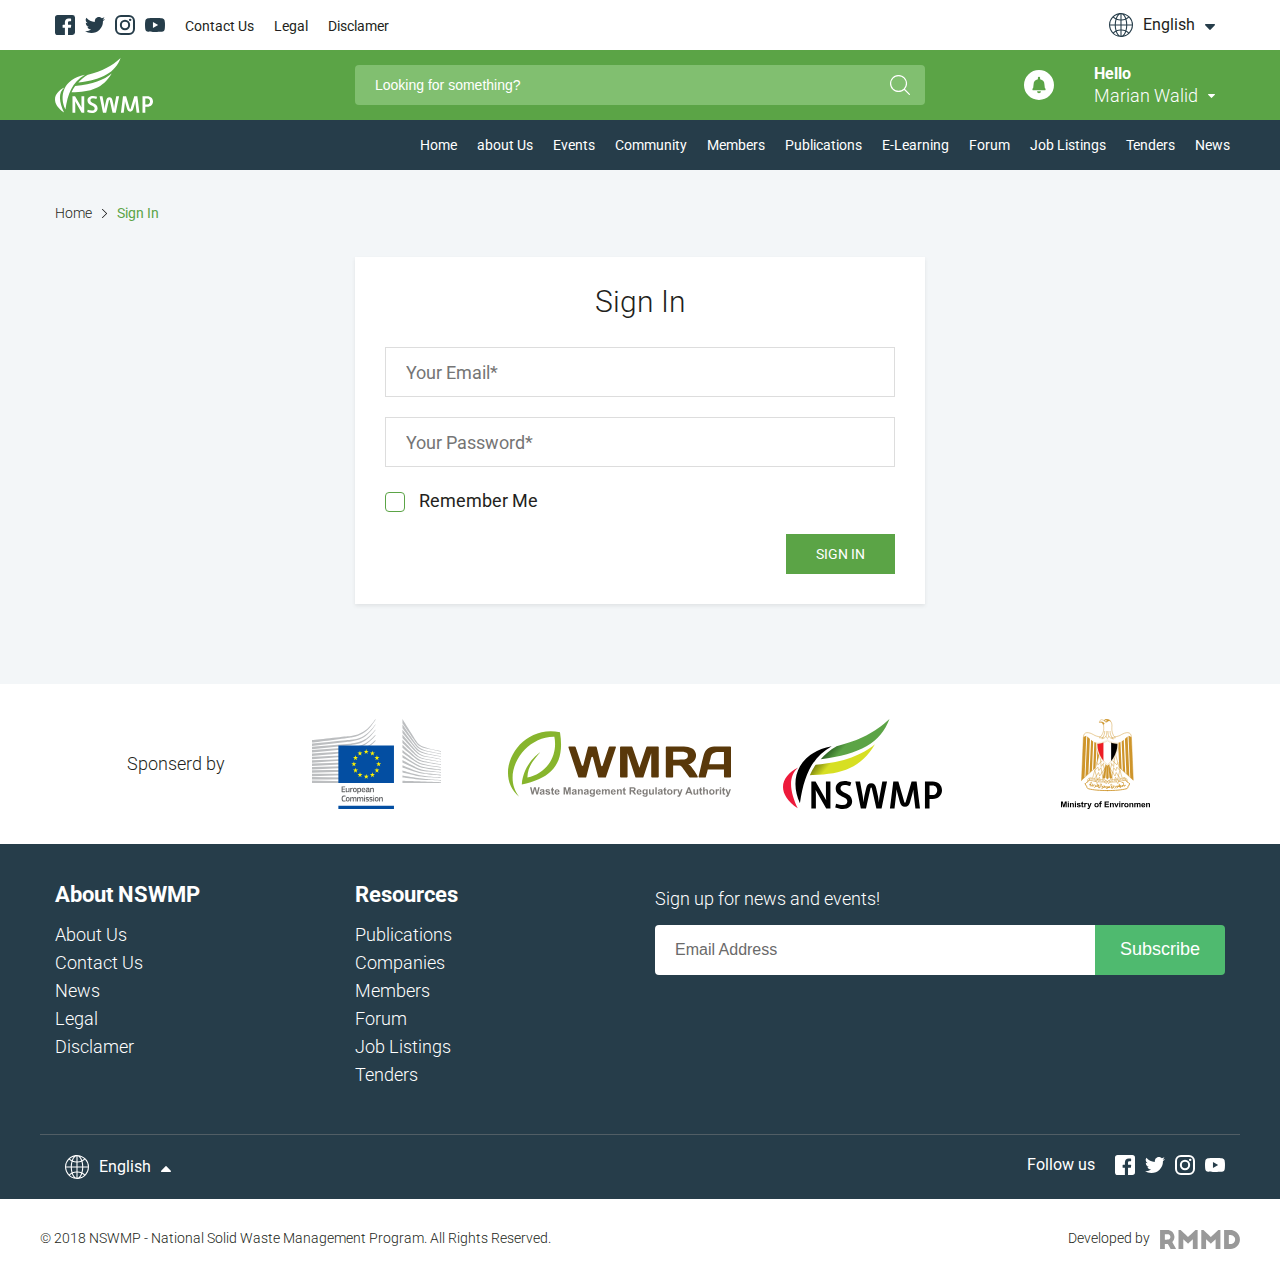
<file: sign-in.html>
<!DOCTYPE html>
<html lang="en">

<head>
    <meta charset="UTF-8">
    <meta name="robots" content="index, follow">
    <meta name="format-detection" content="telephone=no">
    <meta name="viewport" content="width=device-width, user-scalable=no, initial-scale=1.0, maximum-scale=1.0, minimum-scale=1.0">
    <meta name="description" content="GIZ Website">

    <title>GIZ</title>

    <link rel="shortcut icon" href="images/favicon.png" type="image/x-icon">
    <link rel="apple-touch-icon" href="touch-icon-iphone.png">
    <link rel="apple-touch-icon" sizes="76x76" href="touch-icon-ipad.png">
    <link rel="apple-touch-icon" sizes="120x120" href="touch-icon-iphone-retina.png">
    <link rel="apple-touch-icon" sizes="152x152" href="touch-icon-ipad-retina.png">

    
    
    <link rel="stylesheet" href="css/app-min.css">
    
    
    <!--[if lt IE 9]>
    <script src="https://oss.maxcdn.com/html5shiv/3.7.2/html5shiv.min.js"></script>
    <script src="https://oss.maxcdn.com/respond/1.4.2/respond.min.js"></script>
    <![endif]-->
    <!--[if lt IE 10]>
    <![endif]-->
</head>

<body>
    <div class="globalWrapper">
		<a href="#" class="backToTop"><img src="images/arrow-top-icon.svg" alt="Arrow Image"></a>
	<header class="main-header">
		<div class="top-bar">
			<div class="container">
				<div class="left">
					<ul class="social">
						<li><a href="#"><img src="images/facebook-icon-dark.svg" alt="Social Media Icon"></a></li>
						<li><a href="#"><img src="images/twitter-icon-dark.svg" alt="Social Media Icon"></a></li>
						<li><a href="#"><img src="images/instagram-icon-dark.svg" alt="Social Media Icon"></a></li>
						<li><a href="#"><img src="images/youtube-icon-dark.svg" alt="Social Media Icon"></a></li>
					</ul>
				
					<ul class="links">
						<li><a href="#">Contact Us</a></li>
						<li><a href="#">Legal</a></li>
						<li><a href="#">Disclamer</a></li>
					</ul>
				</div>
				<!-- left -->
			
				<div class="right">
					<div class="language-dropdown">
						<a href="#" class="dropdown-button"><span><img src="images/language-icon-dark.svg" alt="Language Icoin"></span> English</a>
						<ul class="dropdown-content">
							<li class="arabic"><a href="index-rtl.html">عربي</a></li>
							<li><a href="#">English</a></li>
						</ul>
					</div>
				</div>
				<!-- right -->
			</div>
		</div>
		<!-- tob-bar -->

		<div class="middle-bar">
			<div class="container">
				<div class="logo">
					<a href="index.html"><img src="images/nswmp-logo-white.svg" alt="Logo"></a>
				</div>
				<!-- logo -->
			
				<div class="search-bar">
					<form action="#">
						<label>
							<input type="text" placeholder="Looking for something?">
						</label>

						<div>
							<input type="submit" value="">
						</div>
					</form>
				</div>
				<!-- search-bar -->

				<div class="user-actions">
					<div class="notifications">
						<a href="#"><img src="images/notification-icon-light.svg" alt="Notifications Icon"></a>
					</div>

					<div class="user-dropdown">
						<a href="#" class="dropdown-button"><span>Hello</span> Marian Walid</a>
						<ul class="dropdown-content">
							<li><a href="sign-in.html">Sign In</a></li>
							<li><a href="sign-up.html">Sign Up</a></li>
							<li><a href="edit-user-profile.html">Edit Profile</a></li>
							<li><a href="edit-company-profile.html">Edit Company</a></li>
							<li><a href="#">Settings</a></li>
							<li><a href="#">Log out</a></li>
						</ul>
					</div>
				</div>
				<!-- user-actions -->
			</div>
		</div>
		<!-- middle-bar -->

		<nav class="main-nav">
			<div class="container">
				<ul>
					<li><a href="index.html">Home</a></li>
					<li><a href="#">about Us</a></li>
					<li><a href="companies.html">Events</a></li>
					<li><a href="#">Community</a></li>
					<li><a href="members.html">Members</a></li>
					<li><a href="publications.html">Publications</a></li>
					<li><a href="#">E-Learning</a></li>
					<li><a href="forum.html">Forum</a></li>
					<li><a href="#">Job Listings</a></li>
					<li><a href="#">Tenders</a></li>
					<li><a href="newsfeed.html">News</a></li>
				</ul>
			</div>
		</nav>
		<!-- main-nav -->
	</header>
	<!-- main-header -->

	<div class="mobile-header">
		<div class="logo">
			<a href="#"><img src="images/nswmp-logo-white.svg" alt="Logo"></a>
		</div>
		<!-- logo -->

		<a href="#" class="toggle-mobile-nav">
			<span></span>
			<span></span>
			<span></span>
		</a>
	</div>
	<!-- mobile-header -->

	<div class="sign-in-page page-content-wrapper">
		<div class="container">
			<ul class="breadcrumbs">
				<li><a href="#">Home</a></li>
				<li>Sign In</li>
			</ul>
			<!-- breadcrumbs -->

			<main>
				<h1 class="page-title">Sign In</h1>
				<!-- page-title -->

				<form class="sign-in-form">
				
					<label>
						<input type="text" name="email" placeholder="Your Email*" required>
					</label>

					<label>
						<input type="password" name="password" placeholder="Your Password*" required>
					</label>

					<label class="checkbox-check">
						<input type="checkbox" value="remember-me">
						<span class="check-mark"></span>
						<i>Remember Me</i>
					</label>

					<div class="cta">
						<input type="submit" value="Sign In">
					</div>
				</form>
			</main>
		</div>
	</div>
	<!-- sign-in-page -->
	<footer class="main-footer">
		<div class="sponsers">
			<div class="container">
				<div class="title">
					<h2>Sponserd by</h2>
				</div>

				<ul class="sponsers-slider">
					<li><a href="#"><img src="images/european-logo.svg" alt="Sponser Logo"></a></li>
					<li><a href="#"><img src="images/wmra-logo.svg" alt="Sponser Logo"></a></li>
					<li><a href="#"><img src="images/nswmp-logo-color.svg" alt="Sponser Logo"></a></li>
					<li><a href="#"><img src="images/ministry-logo-en.svg" alt="Sponser Logo"></a></li>
					<li class="small"><a href="#"><img src="images/kfw-logo.svg" alt="Sponser Logo"></a></li>
					<li><a href="#"><img src="images/seco-logo.svg" alt="Sponser Logo"></a></li>
					<li><a href="#"><img src="images/giz-logo-en.svg" alt="Sponser Logo"></a></li>
				</ul>
				<!-- sponsers-slider -->
			</div>
		</div>
		<!-- sponsers -->

		<div class="middle-footer">
			<div class="container">
				<div class="left">
					<h3>About NSWMP</h3>

					<ul>
						<li><a href="#">About Us</a></li>
						<li><a href="#">Contact Us</a></li>
						<li><a href="#">News</a></li>
						<li><a href="#">Legal</a></li>
						<li><a href="#">Disclamer</a></li>
					</ul>
				</div>

				<div class="middle">
					<h3>Resources</h3>

					<ul>
						<li><a href="#">Publications</a></li>
						<li><a href="#">Companies</a></li>
						<li><a href="#">Members</a></li>
						<li><a href="#">Forum</a></li>
						<li><a href="#">Job Listings</a></li>
						<li><a href="#">Tenders</a></li>
					</ul>
				</div>

				<div class="right">
					<p>Sign up for news and events!</p>
				
					<form action="#">
						<label>
							<input type="text" placeholder="Email Address">
						</label>

						<div>
							<input type="submit" value="Subscribe">
						</div>
					</form>
				</div>

				<div class="bottom">
					<div class="left">
						<div class="language-dropdown">
							<a href="#" class="dropdown-button"><span><img src="images/language-icon-light.svg" alt="Language Icoin"></span> English</a>
							<ul class="dropdown-content">
								<li class="arabic"><a href="#">عربي</a></li>
								<li><a href="#">English</a></li>
							</ul>
						</div>
					</div>
					<!-- left -->

					<div class="right">
						<h3>Follow us</h3>

						<ul class="social">
							<li><a href="#"><img src="images/facebook-icon-light.svg" alt="Social Media Icon"></a></li>
							<li><a href="#"><img src="images/twitter-icon-light.svg" alt="Social Media Icon"></a></li>
							<li><a href="#"><img src="images/instagram-icon-light.svg" alt="Social Media Icon"></a></li>
							<li><a href="#"><img src="images/youtube-icon-light.svg" alt="Social Media Icon"></a></li>
						</ul>
					</div>
				</div>
			</div>
		</div>
		<!-- middle-footer -->

		<div class="copyrights">
			<div class="container">
				<p>&copy; 2018 NSWMP - National Solid Waste Management Program. All Rights Reserved.</p>
				<div class="company">
					<p><span>Developed by</span><a href="#"><img src="images/rmmd-logo.svg" alt="RMMD Logo"></a></p>
				</div>
				<!-- company -->
			</div>
		</div>
		<!-- copyrights -->
	</footer>
	<!-- main-footer -->
    </div>
    <!-- globalWrapper -->
    
    <script src="https://ajax.googleapis.com/ajax/libs/jquery/2.2.4/jquery.min.js"></script>
    
    <script src="js/script.js" type="text/javascript"></script>
    <script src="js/custom-script.js" type="text/javascript"></script>
</body>

</html>
</file>
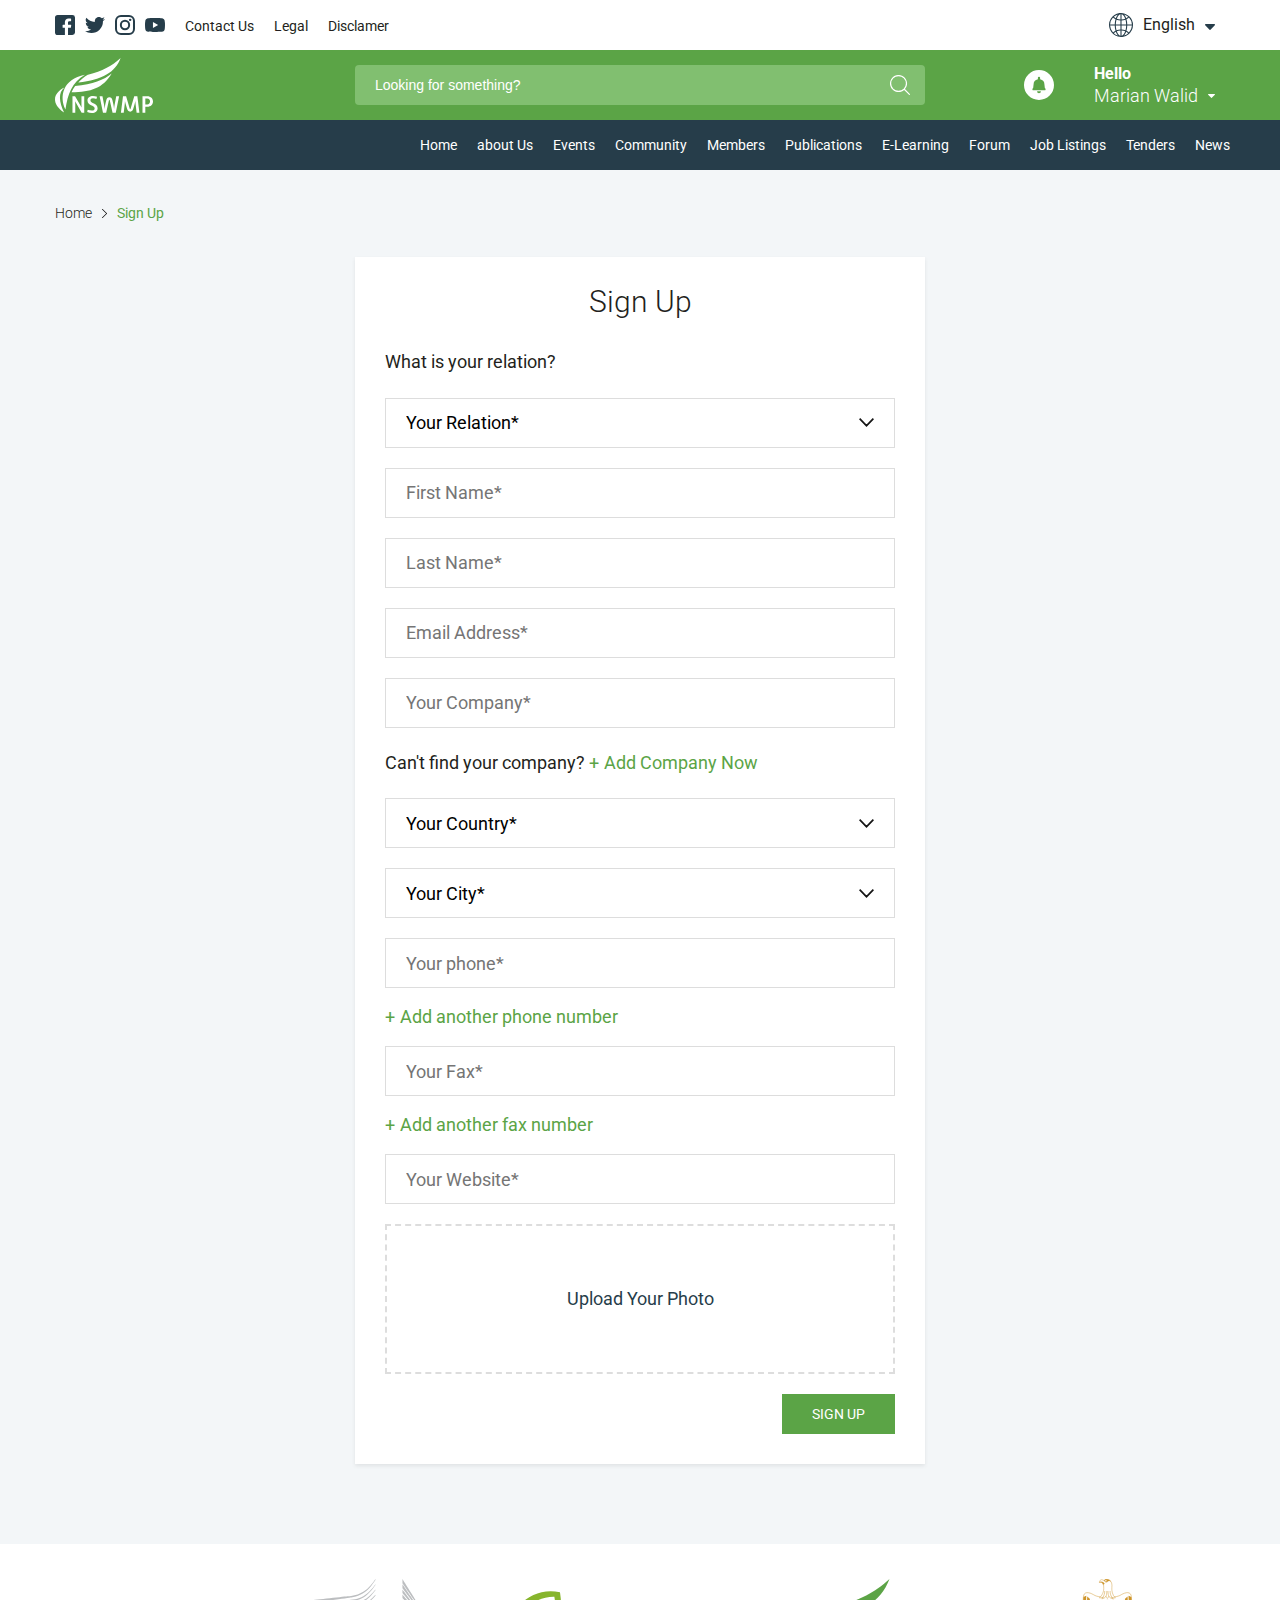
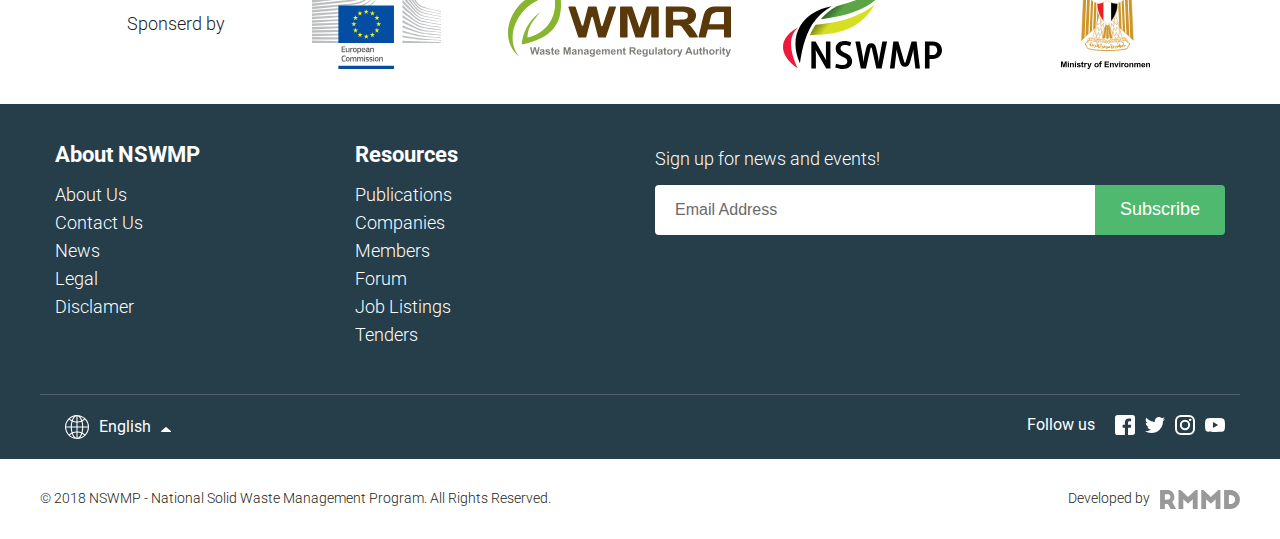
<file: sign-up.html>
<!DOCTYPE html>
<html lang="en">

<head>
    <meta charset="UTF-8">
    <meta name="robots" content="index, follow">
    <meta name="format-detection" content="telephone=no">
    <meta name="viewport" content="width=device-width, user-scalable=no, initial-scale=1.0, maximum-scale=1.0, minimum-scale=1.0">
    <meta name="description" content="GIZ Website">

    <title>GIZ</title>

    <link rel="shortcut icon" href="images/favicon.png" type="image/x-icon">
    <link rel="apple-touch-icon" href="touch-icon-iphone.png">
    <link rel="apple-touch-icon" sizes="76x76" href="touch-icon-ipad.png">
    <link rel="apple-touch-icon" sizes="120x120" href="touch-icon-iphone-retina.png">
    <link rel="apple-touch-icon" sizes="152x152" href="touch-icon-ipad-retina.png">

    
    
    <link rel="stylesheet" href="css/app-min.css">
    
    
    <!--[if lt IE 9]>
    <script src="https://oss.maxcdn.com/html5shiv/3.7.2/html5shiv.min.js"></script>
    <script src="https://oss.maxcdn.com/respond/1.4.2/respond.min.js"></script>
    <![endif]-->
    <!--[if lt IE 10]>
    <![endif]-->
</head>

<body>
    <div class="globalWrapper">
		<a href="#" class="backToTop"><img src="images/arrow-top-icon.svg" alt="Arrow Image"></a>
	<header class="main-header">
		<div class="top-bar">
			<div class="container">
				<div class="left">
					<ul class="social">
						<li><a href="#"><img src="images/facebook-icon-dark.svg" alt="Social Media Icon"></a></li>
						<li><a href="#"><img src="images/twitter-icon-dark.svg" alt="Social Media Icon"></a></li>
						<li><a href="#"><img src="images/instagram-icon-dark.svg" alt="Social Media Icon"></a></li>
						<li><a href="#"><img src="images/youtube-icon-dark.svg" alt="Social Media Icon"></a></li>
					</ul>
				
					<ul class="links">
						<li><a href="#">Contact Us</a></li>
						<li><a href="#">Legal</a></li>
						<li><a href="#">Disclamer</a></li>
					</ul>
				</div>
				<!-- left -->
			
				<div class="right">
					<div class="language-dropdown">
						<a href="#" class="dropdown-button"><span><img src="images/language-icon-dark.svg" alt="Language Icoin"></span> English</a>
						<ul class="dropdown-content">
							<li class="arabic"><a href="index-rtl.html">عربي</a></li>
							<li><a href="#">English</a></li>
						</ul>
					</div>
				</div>
				<!-- right -->
			</div>
		</div>
		<!-- tob-bar -->

		<div class="middle-bar">
			<div class="container">
				<div class="logo">
					<a href="index.html"><img src="images/nswmp-logo-white.svg" alt="Logo"></a>
				</div>
				<!-- logo -->
			
				<div class="search-bar">
					<form action="#">
						<label>
							<input type="text" placeholder="Looking for something?">
						</label>

						<div>
							<input type="submit" value="">
						</div>
					</form>
				</div>
				<!-- search-bar -->

				<div class="user-actions">
					<div class="notifications">
						<a href="#"><img src="images/notification-icon-light.svg" alt="Notifications Icon"></a>
					</div>

					<div class="user-dropdown">
						<a href="#" class="dropdown-button"><span>Hello</span> Marian Walid</a>
						<ul class="dropdown-content">
							<li><a href="sign-in.html">Sign In</a></li>
							<li><a href="sign-up.html">Sign Up</a></li>
							<li><a href="edit-user-profile.html">Edit Profile</a></li>
							<li><a href="edit-company-profile.html">Edit Company</a></li>
							<li><a href="#">Settings</a></li>
							<li><a href="#">Log out</a></li>
						</ul>
					</div>
				</div>
				<!-- user-actions -->
			</div>
		</div>
		<!-- middle-bar -->

		<nav class="main-nav">
			<div class="container">
				<ul>
					<li><a href="index.html">Home</a></li>
					<li><a href="#">about Us</a></li>
					<li><a href="companies.html">Events</a></li>
					<li><a href="#">Community</a></li>
					<li><a href="members.html">Members</a></li>
					<li><a href="publications.html">Publications</a></li>
					<li><a href="#">E-Learning</a></li>
					<li><a href="forum.html">Forum</a></li>
					<li><a href="#">Job Listings</a></li>
					<li><a href="#">Tenders</a></li>
					<li><a href="newsfeed.html">News</a></li>
				</ul>
			</div>
		</nav>
		<!-- main-nav -->
	</header>
	<!-- main-header -->

	<div class="mobile-header">
		<div class="logo">
			<a href="#"><img src="images/nswmp-logo-white.svg" alt="Logo"></a>
		</div>
		<!-- logo -->

		<a href="#" class="toggle-mobile-nav">
			<span></span>
			<span></span>
			<span></span>
		</a>
	</div>
	<!-- mobile-header -->

	<div class="sign-up-page page-content-wrapper">
		<div class="container">
			<ul class="breadcrumbs">
				<li><a href="#">Home</a></li>
				<li>Sign Up</li>
			</ul>
			<!-- breadcrumbs -->

			<main>
				<h1 class="page-title">Sign Up</h1>
				<!-- page-title -->

				<form class="sign-up-form">
					<p>What is your relation?</p>

					<label>
						<select required name="relation" class="choose-relation">
							<option value="">Your Relation*</option>
							<option vlaue="relation-1">Relation 1</option>
							<option vlaue="relation-2">Relation 2</option>
							<option vlaue="relation-3">Relation 3</option>
							<option vlaue="relation-4">Relation 4</option>
							<option vlaue="other">Other</option>
						</select>
					</label>

					<label>
						<input type="text" name="firstName" placeholder="First Name*" required>
					</label>

					<label>
						<input type="text" name="lastName" placeholder="Last Name*" required>
					</label>

					<label>
						<input type="text" name="email" placeholder="Email Address*" required>
					</label>

					<label>
						<input type="text" name="company" placeholder="Your Company*" class="autocomplete-company" required>
					</label>

					<p>Can't find your company? <a href="#add-company" class="add-company" data-effect="mfp-3d-unfold">Add Company Now</a></p>

					<label>
						<select required name="country">
							<option value="">Your Country*</option>
							<option vlaue="egypt">Egypt</option>
							<option vlaue="usa">USA</option>
							<option vlaue="russia">Russia</option>
						</select>
					</label>

					<label>
						<select required name="city">
							<option value="">Your City*</option>
							<option vlaue="cairo">Cairo</option>
							<option vlaue="mansoura">Monsoura</option>
							<option vlaue="tanta">Tanta</option>
						</select>
					</label>

					<label>
						<input type="text" name="phone" placeholder="Your phone*" required>
					</label>

					<a href="#" class="add-another-phone-nubmer">Add another phone number</a>

					<label>
						<input type="text" name="fax" placeholder="Your Fax*" required>
					</label>

					<a href="#" class="add-another-fax-nubmer">Add another fax number</a>

					<label>
						<input type="text" name="website" placeholder="Your Website*" required>
					</label>

					<div class="upload-user-photo"></div>

					<div class="cta">
						<input type="submit" value="Sign Up">
					</div>
				</form>

				<div id="add-company" class="mfp-with-anim mfp-hide">
					<div class="wrapper">
						<h3>Add Company</h3>

						<form action="#" class="add-company-form">
							<label>
								<input type="text" name="companyName" placeholder="Company Name*" required>
							</label>

							<label>
								<select required name="companyCategory">
									<option value="">Company Category*</option>
									<option vlaue="category-1">category 1</option>
									<option vlaue="category-2">category 2</option>
									<option vlaue="category-3">category 3</option>
									<option vlaue="category-4">category 4</option>
								</select>
							</label>

							<label>
								<select required name="companyType">
									<option value="">Company Type*</option>
									<option vlaue="type-1">type 1</option>
									<option vlaue="type-2">type 2</option>
									<option vlaue="type-3">type 3</option>
									<option vlaue="type-4">type 4</option>
								</select>
							</label>

							<label>
								<input type="text" name="address" placeholder="Company Address*" required>
							</label>

							<label>
								<select required name="country">
									<option value="">Company Country*</option>
									<option vlaue="egypt">Egypt</option>
									<option vlaue="usa">USA</option>
									<option vlaue="russia">Russia</option>
								</select>
							</label>
		
							<label>
								<select required name="city">
									<option value="">Company City*</option>
									<option vlaue="cairo">Cairo</option>
									<option vlaue="mansoura">Monsoura</option>
									<option vlaue="tanta">Tanta</option>
								</select>
							</label>

							<label>
								<select required name="district">
									<option value="">Company District*</option>
									<option vlaue="district-1">District 1</option>
									<option vlaue="district-1">District 1</option>
									<option vlaue="district-1">District 1</option>
								</select>
							</label>

							<label>
								<select required name="companySize">
									<option value="">Company Employees*</option>
									<option vlaue="20+">20+</option>
									<option vlaue="20+">20+</option>
									<option vlaue="20+">20+</option>
								</select>
							</label>

							<label>
								<input type="text" name="phone" placeholder="Company phone*" required>
							</label>

							<a href="#" class="add-another-phone-nubmer">Add another phone number</a>
		
							<label>
								<input type="text" name="fax" placeholder="Company Fax*" required>
							</label>

							<a href="#" class="add-another-fax-nubmer">Add another fax number</a>

							<label>
								<textarea name="specialities" placeholder="Specialities" required></textarea>
							</label>

							<div class="upload-company-logo"></div>

							<div class="cta">
								<input type="submit" value="Add">
							</div>
						</form>
					</div>
				</div>
				<!-- add-company Popup -->
			</main>
		</div>
	</div>
	<!-- sign-up-page -->
	<footer class="main-footer">
		<div class="sponsers">
			<div class="container">
				<div class="title">
					<h2>Sponserd by</h2>
				</div>

				<ul class="sponsers-slider">
					<li><a href="#"><img src="images/european-logo.svg" alt="Sponser Logo"></a></li>
					<li><a href="#"><img src="images/wmra-logo.svg" alt="Sponser Logo"></a></li>
					<li><a href="#"><img src="images/nswmp-logo-color.svg" alt="Sponser Logo"></a></li>
					<li><a href="#"><img src="images/ministry-logo-en.svg" alt="Sponser Logo"></a></li>
					<li class="small"><a href="#"><img src="images/kfw-logo.svg" alt="Sponser Logo"></a></li>
					<li><a href="#"><img src="images/seco-logo.svg" alt="Sponser Logo"></a></li>
					<li><a href="#"><img src="images/giz-logo-en.svg" alt="Sponser Logo"></a></li>
				</ul>
				<!-- sponsers-slider -->
			</div>
		</div>
		<!-- sponsers -->

		<div class="middle-footer">
			<div class="container">
				<div class="left">
					<h3>About NSWMP</h3>

					<ul>
						<li><a href="#">About Us</a></li>
						<li><a href="#">Contact Us</a></li>
						<li><a href="#">News</a></li>
						<li><a href="#">Legal</a></li>
						<li><a href="#">Disclamer</a></li>
					</ul>
				</div>

				<div class="middle">
					<h3>Resources</h3>

					<ul>
						<li><a href="#">Publications</a></li>
						<li><a href="#">Companies</a></li>
						<li><a href="#">Members</a></li>
						<li><a href="#">Forum</a></li>
						<li><a href="#">Job Listings</a></li>
						<li><a href="#">Tenders</a></li>
					</ul>
				</div>

				<div class="right">
					<p>Sign up for news and events!</p>
				
					<form action="#">
						<label>
							<input type="text" placeholder="Email Address">
						</label>

						<div>
							<input type="submit" value="Subscribe">
						</div>
					</form>
				</div>

				<div class="bottom">
					<div class="left">
						<div class="language-dropdown">
							<a href="#" class="dropdown-button"><span><img src="images/language-icon-light.svg" alt="Language Icoin"></span> English</a>
							<ul class="dropdown-content">
								<li class="arabic"><a href="#">عربي</a></li>
								<li><a href="#">English</a></li>
							</ul>
						</div>
					</div>
					<!-- left -->

					<div class="right">
						<h3>Follow us</h3>

						<ul class="social">
							<li><a href="#"><img src="images/facebook-icon-light.svg" alt="Social Media Icon"></a></li>
							<li><a href="#"><img src="images/twitter-icon-light.svg" alt="Social Media Icon"></a></li>
							<li><a href="#"><img src="images/instagram-icon-light.svg" alt="Social Media Icon"></a></li>
							<li><a href="#"><img src="images/youtube-icon-light.svg" alt="Social Media Icon"></a></li>
						</ul>
					</div>
				</div>
			</div>
		</div>
		<!-- middle-footer -->

		<div class="copyrights">
			<div class="container">
				<p>&copy; 2018 NSWMP - National Solid Waste Management Program. All Rights Reserved.</p>
				<div class="company">
					<p><span>Developed by</span><a href="#"><img src="images/rmmd-logo.svg" alt="RMMD Logo"></a></p>
				</div>
				<!-- company -->
			</div>
		</div>
		<!-- copyrights -->
	</footer>
	<!-- main-footer -->
    </div>
    <!-- globalWrapper -->
    
    <script src="https://ajax.googleapis.com/ajax/libs/jquery/2.2.4/jquery.min.js"></script>
    
    <script src="js/script.js" type="text/javascript"></script>
    <script src="js/custom-script.js" type="text/javascript"></script>
</body>

</html>
</file>
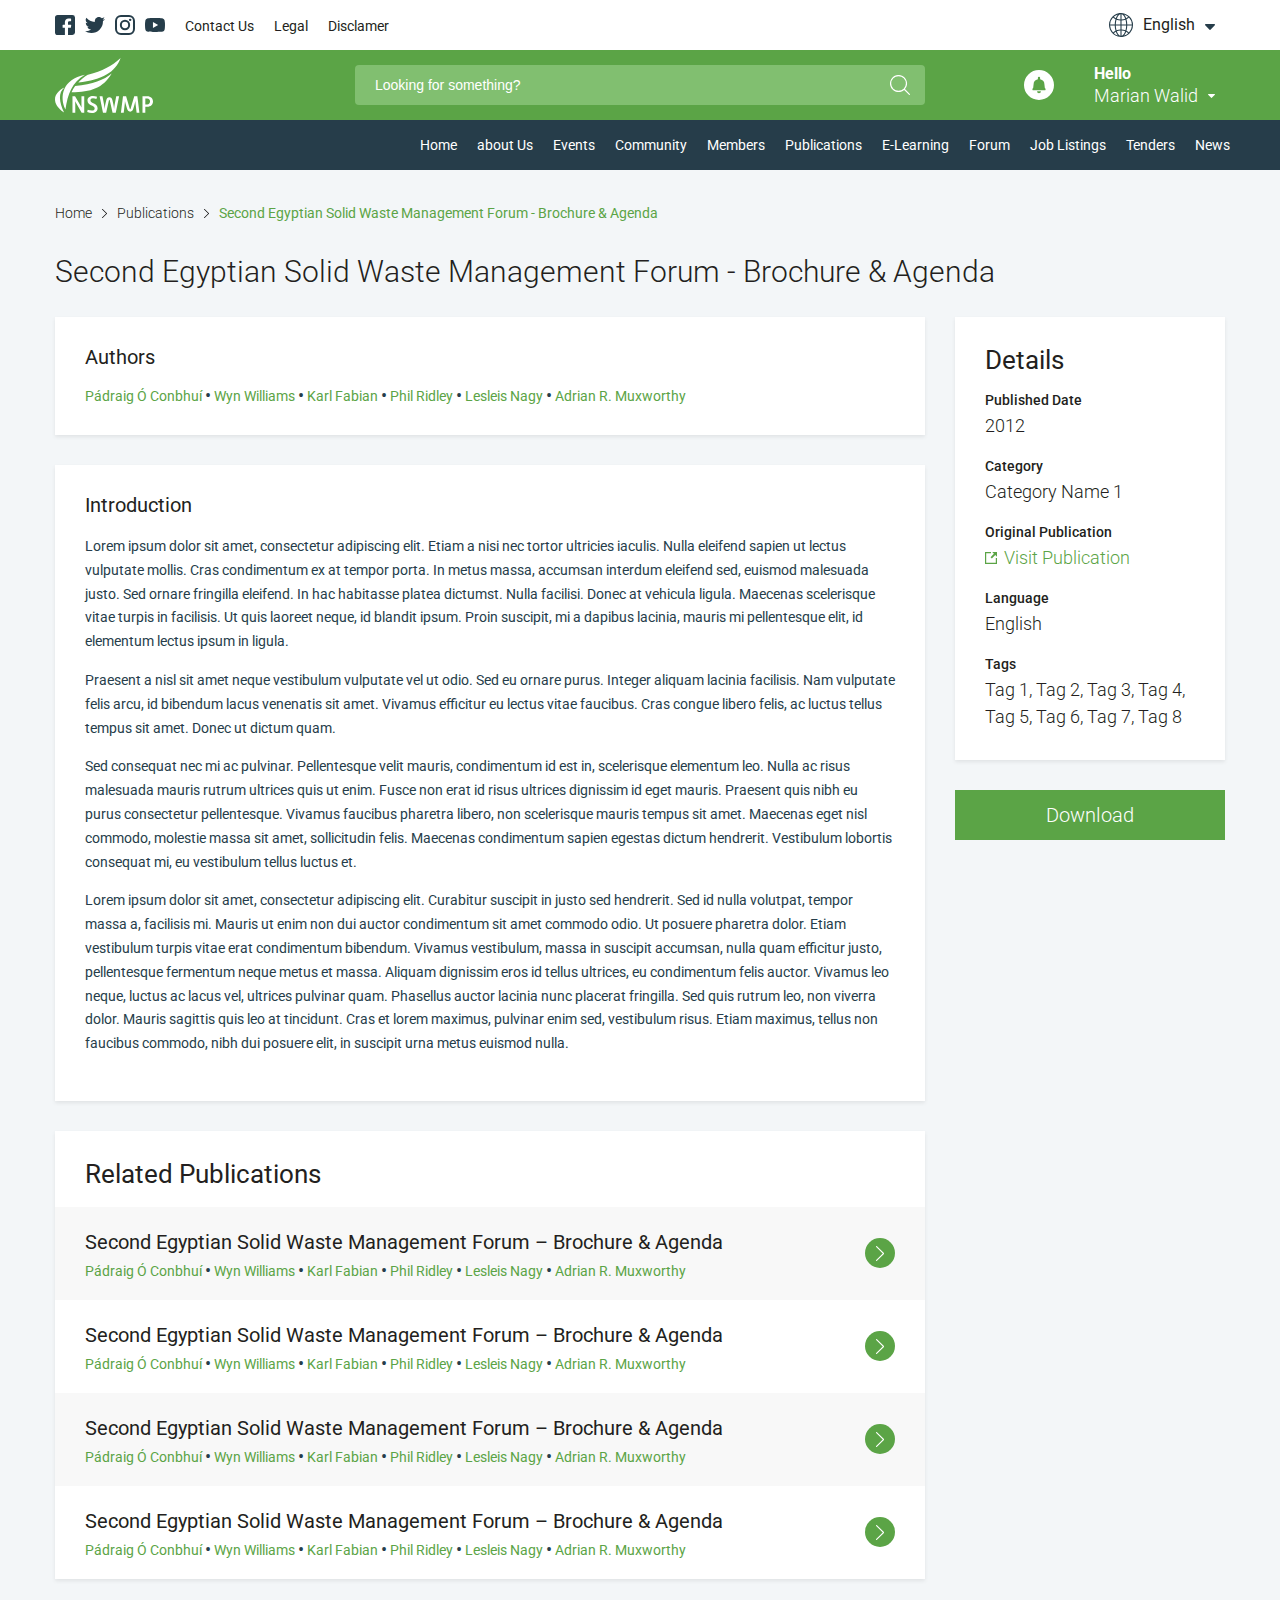
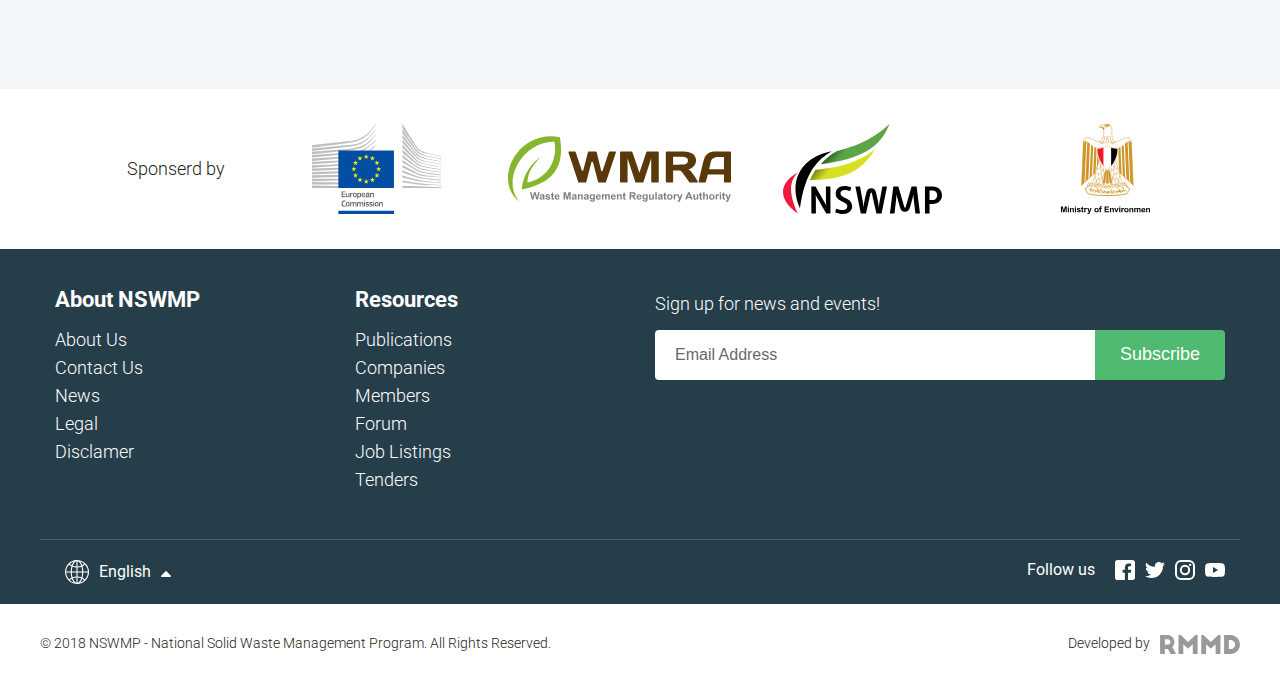
<file: single-publication.html>
<!DOCTYPE html>
<html lang="en">

<head>
    <meta charset="UTF-8">
    <meta name="robots" content="index, follow">
    <meta name="format-detection" content="telephone=no">
    <meta name="viewport" content="width=device-width, user-scalable=no, initial-scale=1.0, maximum-scale=1.0, minimum-scale=1.0">
    <meta name="description" content="GIZ Website">

    <title>GIZ</title>

    <link rel="shortcut icon" href="images/favicon.png" type="image/x-icon">
    <link rel="apple-touch-icon" href="touch-icon-iphone.png">
    <link rel="apple-touch-icon" sizes="76x76" href="touch-icon-ipad.png">
    <link rel="apple-touch-icon" sizes="120x120" href="touch-icon-iphone-retina.png">
    <link rel="apple-touch-icon" sizes="152x152" href="touch-icon-ipad-retina.png">

    
    
    <link rel="stylesheet" href="css/app-min.css">
    
    
    <!--[if lt IE 9]>
    <script src="https://oss.maxcdn.com/html5shiv/3.7.2/html5shiv.min.js"></script>
    <script src="https://oss.maxcdn.com/respond/1.4.2/respond.min.js"></script>
    <![endif]-->
    <!--[if lt IE 10]>
    <![endif]-->
</head>

<body>
    <div class="globalWrapper">
		<a href="#" class="backToTop"><img src="images/arrow-top-icon.svg" alt="Arrow Image"></a>
	<header class="main-header">
		<div class="top-bar">
			<div class="container">
				<div class="left">
					<ul class="social">
						<li><a href="#"><img src="images/facebook-icon-dark.svg" alt="Social Media Icon"></a></li>
						<li><a href="#"><img src="images/twitter-icon-dark.svg" alt="Social Media Icon"></a></li>
						<li><a href="#"><img src="images/instagram-icon-dark.svg" alt="Social Media Icon"></a></li>
						<li><a href="#"><img src="images/youtube-icon-dark.svg" alt="Social Media Icon"></a></li>
					</ul>
				
					<ul class="links">
						<li><a href="#">Contact Us</a></li>
						<li><a href="#">Legal</a></li>
						<li><a href="#">Disclamer</a></li>
					</ul>
				</div>
				<!-- left -->
			
				<div class="right">
					<div class="language-dropdown">
						<a href="#" class="dropdown-button"><span><img src="images/language-icon-dark.svg" alt="Language Icoin"></span> English</a>
						<ul class="dropdown-content">
							<li class="arabic"><a href="index-rtl.html">عربي</a></li>
							<li><a href="#">English</a></li>
						</ul>
					</div>
				</div>
				<!-- right -->
			</div>
		</div>
		<!-- tob-bar -->

		<div class="middle-bar">
			<div class="container">
				<div class="logo">
					<a href="index.html"><img src="images/nswmp-logo-white.svg" alt="Logo"></a>
				</div>
				<!-- logo -->
			
				<div class="search-bar">
					<form action="#">
						<label>
							<input type="text" placeholder="Looking for something?">
						</label>

						<div>
							<input type="submit" value="">
						</div>
					</form>
				</div>
				<!-- search-bar -->

				<div class="user-actions">
					<div class="notifications">
						<a href="#"><img src="images/notification-icon-light.svg" alt="Notifications Icon"></a>
					</div>

					<div class="user-dropdown">
						<a href="#" class="dropdown-button"><span>Hello</span> Marian Walid</a>
						<ul class="dropdown-content">
							<li><a href="sign-in.html">Sign In</a></li>
							<li><a href="sign-up.html">Sign Up</a></li>
							<li><a href="edit-user-profile.html">Edit Profile</a></li>
							<li><a href="edit-company-profile.html">Edit Company</a></li>
							<li><a href="#">Settings</a></li>
							<li><a href="#">Log out</a></li>
						</ul>
					</div>
				</div>
				<!-- user-actions -->
			</div>
		</div>
		<!-- middle-bar -->

		<nav class="main-nav">
			<div class="container">
				<ul>
					<li><a href="index.html">Home</a></li>
					<li><a href="#">about Us</a></li>
					<li><a href="companies.html">Events</a></li>
					<li><a href="#">Community</a></li>
					<li><a href="members.html">Members</a></li>
					<li><a href="publications.html">Publications</a></li>
					<li><a href="#">E-Learning</a></li>
					<li><a href="forum.html">Forum</a></li>
					<li><a href="#">Job Listings</a></li>
					<li><a href="#">Tenders</a></li>
					<li><a href="newsfeed.html">News</a></li>
				</ul>
			</div>
		</nav>
		<!-- main-nav -->
	</header>
	<!-- main-header -->

	<div class="mobile-header">
		<div class="logo">
			<a href="#"><img src="images/nswmp-logo-white.svg" alt="Logo"></a>
		</div>
		<!-- logo -->

		<a href="#" class="toggle-mobile-nav">
			<span></span>
			<span></span>
			<span></span>
		</a>
	</div>
	<!-- mobile-header -->

	<div class="single-publication-page page-content-wrapper">
		<div class="container">
			<ul class="breadcrumbs">
				<li><a href="#">Home</a></li>
				<li><a href="#">Publications</a></li>
				<li>Second Egyptian Solid Waste Management Forum - Brochure & Agenda</li>
			</ul>
			<!-- breadcrumbs -->

			<h1 class="page-title">Second Egyptian Solid Waste Management Forum - Brochure & Agenda</h1>
			<!-- page-title -->

			<main>
				<div class="authors">
					<h2>Authors</h2>

					<ul class="authors-list">
						<li><a href="#">Pádraig Ó Conbhuí</a></li>
						<li><a href="#">Wyn Williams</a></li>
						<li><a href="#">Karl Fabian</a></li>
						<li><a href="#">Phil Ridley</a></li>
						<li><a href="#">Lesleis Nagy</a></li>
						<li><a href="#">Adrian R. Muxworthy</a></li>
					</ul>
				</div>
				<!-- authors -->

				<article class="publication-body">
					<h2>Introduction</h2>

					<p>Lorem ipsum dolor sit amet, consectetur adipiscing elit. Etiam a nisi nec tortor ultricies iaculis. Nulla eleifend sapien ut lectus vulputate mollis. Cras condimentum ex at tempor porta. In metus massa, accumsan interdum eleifend sed, euismod malesuada justo. Sed ornare fringilla eleifend. In hac habitasse platea dictumst. Nulla facilisi. Donec at vehicula ligula. Maecenas scelerisque vitae turpis in facilisis. Ut quis laoreet neque, id blandit ipsum. Proin suscipit, mi a dapibus lacinia, mauris mi pellentesque elit, id elementum lectus ipsum in ligula.</p>
					<p>Praesent a nisl sit amet neque vestibulum vulputate vel ut odio. Sed eu ornare purus. Integer aliquam lacinia facilisis. Nam vulputate felis arcu, id bibendum lacus venenatis sit amet. Vivamus efficitur eu lectus vitae faucibus. Cras congue libero felis, ac luctus tellus tempus sit amet. Donec ut dictum quam.</p>
					<p>Sed consequat nec mi ac pulvinar. Pellentesque velit mauris, condimentum id est in, scelerisque elementum leo. Nulla ac risus malesuada mauris rutrum ultrices quis ut enim. Fusce non erat id risus ultrices dignissim id eget mauris. Praesent quis nibh eu purus consectetur pellentesque. Vivamus faucibus pharetra libero, non scelerisque mauris tempus sit amet. Maecenas eget nisl commodo, molestie massa sit amet, sollicitudin felis. Maecenas condimentum sapien egestas dictum hendrerit. Vestibulum lobortis consequat mi, eu vestibulum tellus luctus et.</p>
					<p>Lorem ipsum dolor sit amet, consectetur adipiscing elit. Curabitur suscipit in justo sed hendrerit. Sed id nulla volutpat, tempor massa a, facilisis mi. Mauris ut enim non dui auctor condimentum sit amet commodo odio. Ut posuere pharetra dolor. Etiam vestibulum turpis vitae erat condimentum bibendum. Vivamus vestibulum, massa in suscipit accumsan, nulla quam efficitur justo, pellentesque fermentum neque metus et massa. Aliquam dignissim eros id tellus ultrices, eu condimentum felis auctor. Vivamus leo neque, luctus ac lacus vel, ultrices pulvinar quam. Phasellus auctor lacinia nunc placerat fringilla. Sed quis rutrum leo, non viverra dolor. Mauris sagittis quis leo at tincidunt. Cras et lorem maximus, pulvinar enim sed, vestibulum risus. Etiam maximus, tellus non faucibus commodo, nibh dui posuere elit, in suscipit urna metus euismod nulla.</p>
				</article>
				<!-- publication-body -->

				<section class="related-publications">
					<h2>Related Publications</h2>

					<ul>
						<li>
							<div class="title">
								<h3><a href="#">Second Egyptian Solid Waste Management Forum – Brochure & Agenda</a></h3>
								<ul class="authors-list">
									<li><a href="#">Pádraig Ó Conbhuí</a></li>
									<li><a href="#">Wyn Williams</a></li>
									<li><a href="#">Karl Fabian</a></li>
									<li><a href="#">Phil Ridley</a></li>
									<li><a href="#">Lesleis Nagy</a></li>
									<li><a href="#">Adrian R. Muxworthy</a></li>
								</ul>
							</div>

							<a href="#" class="cta">
								<img src="images/arrow-right-light.svg" alt="Arrow Right">
							</a>
						</li>

						<li>
							<div class="title">
								<h3><a href="#">Second Egyptian Solid Waste Management Forum – Brochure & Agenda</a></h3>
								<ul class="authors-list">
									<li><a href="#">Pádraig Ó Conbhuí</a></li>
									<li><a href="#">Wyn Williams</a></li>
									<li><a href="#">Karl Fabian</a></li>
									<li><a href="#">Phil Ridley</a></li>
									<li><a href="#">Lesleis Nagy</a></li>
									<li><a href="#">Adrian R. Muxworthy</a></li>
								</ul>
							</div>

							<a href="#" class="cta">
								<img src="images/arrow-right-light.svg" alt="Arrow Right">
							</a>
						</li>

						<li>
							<div class="title">
								<h3><a href="#">Second Egyptian Solid Waste Management Forum – Brochure & Agenda</a></h3>
								<ul class="authors-list">
									<li><a href="#">Pádraig Ó Conbhuí</a></li>
									<li><a href="#">Wyn Williams</a></li>
									<li><a href="#">Karl Fabian</a></li>
									<li><a href="#">Phil Ridley</a></li>
									<li><a href="#">Lesleis Nagy</a></li>
									<li><a href="#">Adrian R. Muxworthy</a></li>
								</ul>
							</div>

							<a href="#" class="cta">
								<img src="images/arrow-right-light.svg" alt="Arrow Right">
							</a>
						</li>

						<li>
							<div class="title">
								<h3><a href="#">Second Egyptian Solid Waste Management Forum – Brochure & Agenda</a></h3>
								<ul class="authors-list">
									<li><a href="#">Pádraig Ó Conbhuí</a></li>
									<li><a href="#">Wyn Williams</a></li>
									<li><a href="#">Karl Fabian</a></li>
									<li><a href="#">Phil Ridley</a></li>
									<li><a href="#">Lesleis Nagy</a></li>
									<li><a href="#">Adrian R. Muxworthy</a></li>
								</ul>
							</div>

							<a href="#" class="cta">
								<img src="images/arrow-right-light.svg" alt="Arrow Right">
							</a>
						</li>
					</ul>
				</section>
				<!-- related-publications -->
			</main>
			<!-- main -->

			<aside>
				<div class="single-publication-details">
					<h2>Details</h2>
				
					<dl>
						<dt>Published Date</dt>
						<dd>2012</dd>
					
						<dt>Category</dt>
						<dd>Category Name 1</dd>
					
						<dt>Original Publication</dt>
						<dd><a href="#" class="external-link">Visit Publication</a></dd>
					
						<dt>Language</dt>
						<dd>English</dd>
					
						<dt>Tags</dt>
						<dd>Tag 1, Tag 2, Tag 3, Tag 4, Tag 5, Tag 6, Tag 7, Tag 8</dd>
					</dl>
				</div>
				<!-- single-publication-details -->

				<a href="#" class="download">Download</a>
			</aside>
		</div>
	</div>
	<!-- single-publication-page -->
	<footer class="main-footer">
		<div class="sponsers">
			<div class="container">
				<div class="title">
					<h2>Sponserd by</h2>
				</div>

				<ul class="sponsers-slider">
					<li><a href="#"><img src="images/european-logo.svg" alt="Sponser Logo"></a></li>
					<li><a href="#"><img src="images/wmra-logo.svg" alt="Sponser Logo"></a></li>
					<li><a href="#"><img src="images/nswmp-logo-color.svg" alt="Sponser Logo"></a></li>
					<li><a href="#"><img src="images/ministry-logo-en.svg" alt="Sponser Logo"></a></li>
					<li class="small"><a href="#"><img src="images/kfw-logo.svg" alt="Sponser Logo"></a></li>
					<li><a href="#"><img src="images/seco-logo.svg" alt="Sponser Logo"></a></li>
					<li><a href="#"><img src="images/giz-logo-en.svg" alt="Sponser Logo"></a></li>
				</ul>
				<!-- sponsers-slider -->
			</div>
		</div>
		<!-- sponsers -->

		<div class="middle-footer">
			<div class="container">
				<div class="left">
					<h3>About NSWMP</h3>

					<ul>
						<li><a href="#">About Us</a></li>
						<li><a href="#">Contact Us</a></li>
						<li><a href="#">News</a></li>
						<li><a href="#">Legal</a></li>
						<li><a href="#">Disclamer</a></li>
					</ul>
				</div>

				<div class="middle">
					<h3>Resources</h3>

					<ul>
						<li><a href="#">Publications</a></li>
						<li><a href="#">Companies</a></li>
						<li><a href="#">Members</a></li>
						<li><a href="#">Forum</a></li>
						<li><a href="#">Job Listings</a></li>
						<li><a href="#">Tenders</a></li>
					</ul>
				</div>

				<div class="right">
					<p>Sign up for news and events!</p>
				
					<form action="#">
						<label>
							<input type="text" placeholder="Email Address">
						</label>

						<div>
							<input type="submit" value="Subscribe">
						</div>
					</form>
				</div>

				<div class="bottom">
					<div class="left">
						<div class="language-dropdown">
							<a href="#" class="dropdown-button"><span><img src="images/language-icon-light.svg" alt="Language Icoin"></span> English</a>
							<ul class="dropdown-content">
								<li class="arabic"><a href="#">عربي</a></li>
								<li><a href="#">English</a></li>
							</ul>
						</div>
					</div>
					<!-- left -->

					<div class="right">
						<h3>Follow us</h3>

						<ul class="social">
							<li><a href="#"><img src="images/facebook-icon-light.svg" alt="Social Media Icon"></a></li>
							<li><a href="#"><img src="images/twitter-icon-light.svg" alt="Social Media Icon"></a></li>
							<li><a href="#"><img src="images/instagram-icon-light.svg" alt="Social Media Icon"></a></li>
							<li><a href="#"><img src="images/youtube-icon-light.svg" alt="Social Media Icon"></a></li>
						</ul>
					</div>
				</div>
			</div>
		</div>
		<!-- middle-footer -->

		<div class="copyrights">
			<div class="container">
				<p>&copy; 2018 NSWMP - National Solid Waste Management Program. All Rights Reserved.</p>
				<div class="company">
					<p><span>Developed by</span><a href="#"><img src="images/rmmd-logo.svg" alt="RMMD Logo"></a></p>
				</div>
				<!-- company -->
			</div>
		</div>
		<!-- copyrights -->
	</footer>
	<!-- main-footer -->
    </div>
    <!-- globalWrapper -->
    
    <script src="https://ajax.googleapis.com/ajax/libs/jquery/2.2.4/jquery.min.js"></script>
    
    <script src="js/script.js" type="text/javascript"></script>
    <script src="js/custom-script.js" type="text/javascript"></script>
</body>

</html>
</file>
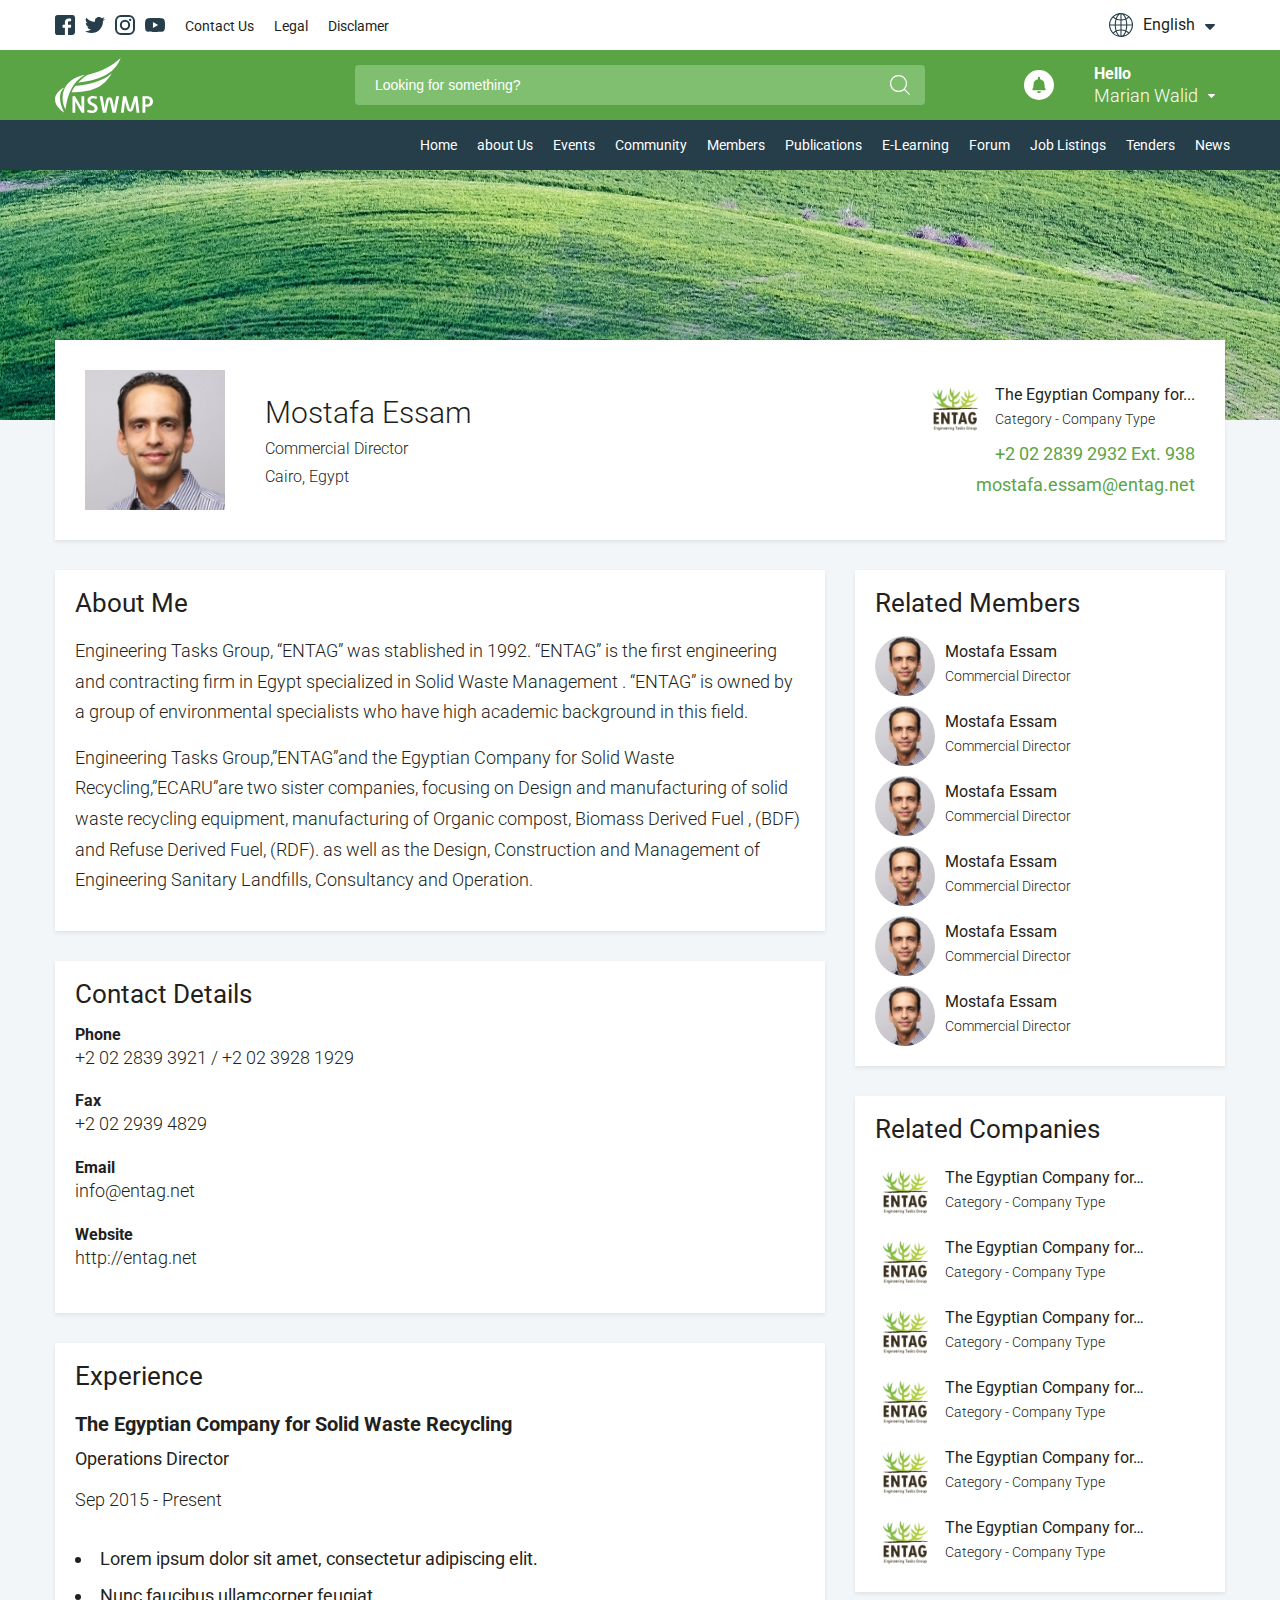
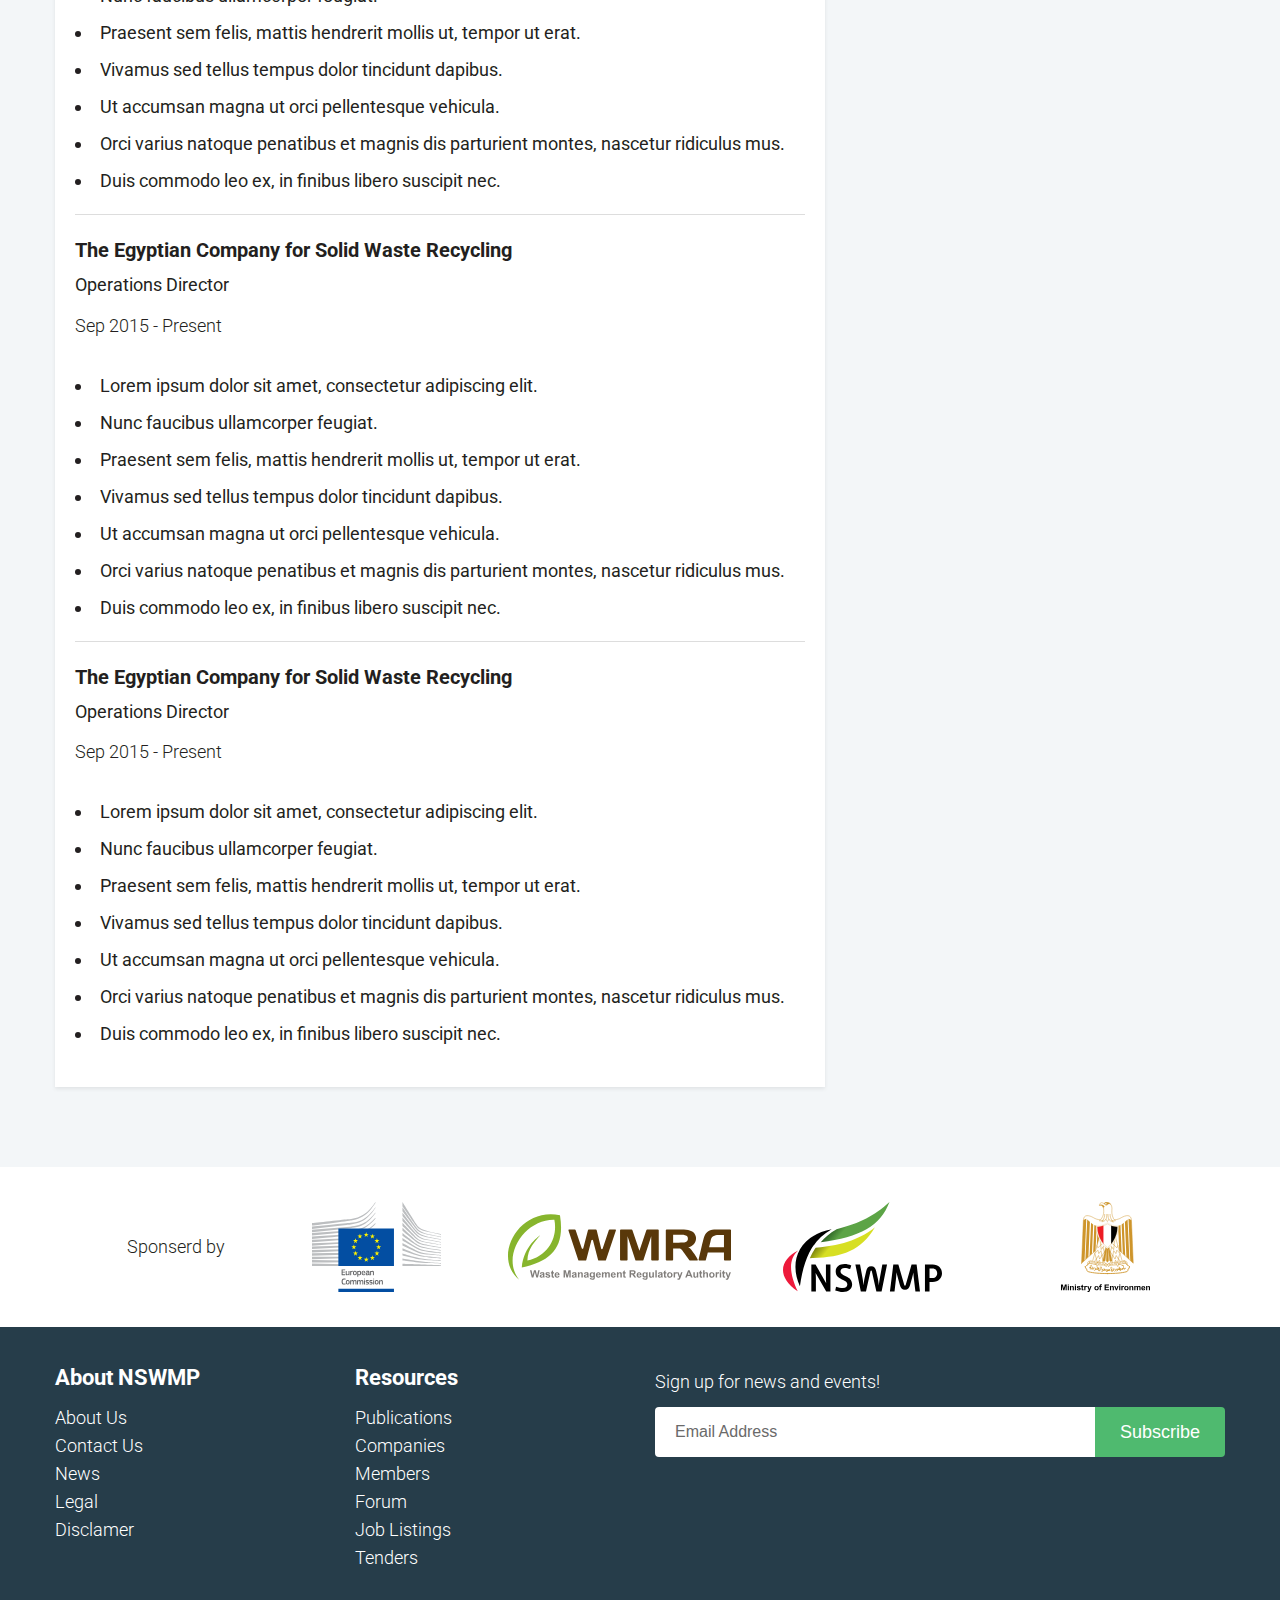
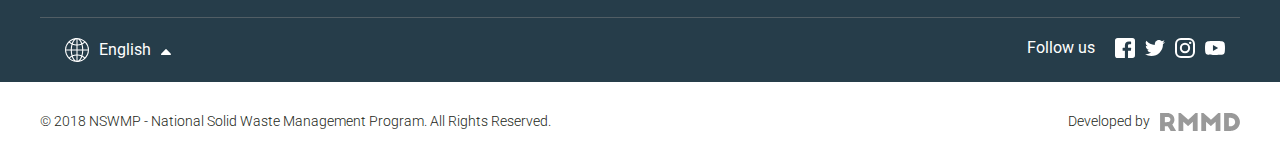
<file: user-profile.html>
<!DOCTYPE html>
<html lang="en">

<head>
    <meta charset="UTF-8">
    <meta name="robots" content="index, follow">
    <meta name="format-detection" content="telephone=no">
    <meta name="viewport" content="width=device-width, user-scalable=no, initial-scale=1.0, maximum-scale=1.0, minimum-scale=1.0">
    <meta name="description" content="GIZ Website">

    <title>GIZ</title>

    <link rel="shortcut icon" href="images/favicon.png" type="image/x-icon">
    <link rel="apple-touch-icon" href="touch-icon-iphone.png">
    <link rel="apple-touch-icon" sizes="76x76" href="touch-icon-ipad.png">
    <link rel="apple-touch-icon" sizes="120x120" href="touch-icon-iphone-retina.png">
    <link rel="apple-touch-icon" sizes="152x152" href="touch-icon-ipad-retina.png">

    
    
    <link rel="stylesheet" href="css/app-min.css">
    
    
    <!--[if lt IE 9]>
    <script src="https://oss.maxcdn.com/html5shiv/3.7.2/html5shiv.min.js"></script>
    <script src="https://oss.maxcdn.com/respond/1.4.2/respond.min.js"></script>
    <![endif]-->
    <!--[if lt IE 10]>
    <![endif]-->
</head>

<body>
    <div class="globalWrapper">
		<a href="#" class="backToTop"><img src="images/arrow-top-icon.svg" alt="Arrow Image"></a>
	<header class="main-header">
		<div class="top-bar">
			<div class="container">
				<div class="left">
					<ul class="social">
						<li><a href="#"><img src="images/facebook-icon-dark.svg" alt="Social Media Icon"></a></li>
						<li><a href="#"><img src="images/twitter-icon-dark.svg" alt="Social Media Icon"></a></li>
						<li><a href="#"><img src="images/instagram-icon-dark.svg" alt="Social Media Icon"></a></li>
						<li><a href="#"><img src="images/youtube-icon-dark.svg" alt="Social Media Icon"></a></li>
					</ul>
				
					<ul class="links">
						<li><a href="#">Contact Us</a></li>
						<li><a href="#">Legal</a></li>
						<li><a href="#">Disclamer</a></li>
					</ul>
				</div>
				<!-- left -->
			
				<div class="right">
					<div class="language-dropdown">
						<a href="#" class="dropdown-button"><span><img src="images/language-icon-dark.svg" alt="Language Icoin"></span> English</a>
						<ul class="dropdown-content">
							<li class="arabic"><a href="index-rtl.html">عربي</a></li>
							<li><a href="#">English</a></li>
						</ul>
					</div>
				</div>
				<!-- right -->
			</div>
		</div>
		<!-- tob-bar -->

		<div class="middle-bar">
			<div class="container">
				<div class="logo">
					<a href="index.html"><img src="images/nswmp-logo-white.svg" alt="Logo"></a>
				</div>
				<!-- logo -->
			
				<div class="search-bar">
					<form action="#">
						<label>
							<input type="text" placeholder="Looking for something?">
						</label>

						<div>
							<input type="submit" value="">
						</div>
					</form>
				</div>
				<!-- search-bar -->

				<div class="user-actions">
					<div class="notifications">
						<a href="#"><img src="images/notification-icon-light.svg" alt="Notifications Icon"></a>
					</div>

					<div class="user-dropdown">
						<a href="#" class="dropdown-button"><span>Hello</span> Marian Walid</a>
						<ul class="dropdown-content">
							<li><a href="sign-in.html">Sign In</a></li>
							<li><a href="sign-up.html">Sign Up</a></li>
							<li><a href="edit-user-profile.html">Edit Profile</a></li>
							<li><a href="edit-company-profile.html">Edit Company</a></li>
							<li><a href="#">Settings</a></li>
							<li><a href="#">Log out</a></li>
						</ul>
					</div>
				</div>
				<!-- user-actions -->
			</div>
		</div>
		<!-- middle-bar -->

		<nav class="main-nav">
			<div class="container">
				<ul>
					<li><a href="index.html">Home</a></li>
					<li><a href="#">about Us</a></li>
					<li><a href="companies.html">Events</a></li>
					<li><a href="#">Community</a></li>
					<li><a href="members.html">Members</a></li>
					<li><a href="publications.html">Publications</a></li>
					<li><a href="#">E-Learning</a></li>
					<li><a href="forum.html">Forum</a></li>
					<li><a href="#">Job Listings</a></li>
					<li><a href="#">Tenders</a></li>
					<li><a href="newsfeed.html">News</a></li>
				</ul>
			</div>
		</nav>
		<!-- main-nav -->
	</header>
	<!-- main-header -->

	<div class="mobile-header">
		<div class="logo">
			<a href="#"><img src="images/nswmp-logo-white.svg" alt="Logo"></a>
		</div>
		<!-- logo -->

		<a href="#" class="toggle-mobile-nav">
			<span></span>
			<span></span>
			<span></span>
		</a>
	</div>
	<!-- mobile-header -->

	<div class="user-profile page-content-wrapper">
		<div class="page-image" style="background-image: url('images/user-profile-header-bg.jpg');">
			<img src="images/user-profile-header-bg.jpg" alt="Page Image">
		</div>
		<!-- page-image -->

		<div class="container">
			<section class="user-intro">
				<div class="left">
					<div class="user-avatar">
						<img src="images/avatar-1.jpg" alt="User Avatar">
					</div>

					<div class="meta">
						<h1>Mostafa Essam</h1>
						<p>Commercial Director</p>
						<p>Cairo, Egypt</p>
					</div>
				</div>

				<div class="right">
					<div class="user-company">
						<a href="index.html">
							<div class="logo">
								<img src="images/entag-logo.jpg" alt="Company Logo">
							</div>
		
							<div class="meta">
								<h4>The Egyptian Company for...</h4>
								<p>Category - Company Type</p>
							</div>
						</a>
					</div>
					<p><a href="tel:02 2839 2932">+2 02 2839 2932 Ext. 938</a></p>
					<p><a href="mailto:mostafa.essam@entag.net">mostafa.essam@entag.net</a></p>
				</div>
			</section>
			<!-- user-intro -->

			<main>
				<article class="about">
					<h2>About Me</h2>

					<p>Engineering Tasks Group, “ENTAG” was stablished in 1992. “ENTAG” is the first engineering and contracting firm in Egypt specialized in Solid Waste Management . “ENTAG” is owned by a group of environmental specialists who have high academic background in this field.</p>
					<p>Engineering Tasks Group,”ENTAG”and the Egyptian Company for Solid Waste Recycling,”ECARU”are two sister companies, focusing on Design and manufacturing of solid waste recycling equipment, manufacturing of Organic compost, Biomass Derived Fuel , (BDF) and Refuse Derived Fuel, (RDF). as well as the Design, Construction and  Management of Engineering Sanitary Landfills, Consultancy and Operation.</p>
				</article>
				<!-- abtou -->

				<article class="details">
					<h2>Contact Details</h2>

					<ul>
						<li>
							<h4>Phone</h4>
							<p>+2 02 2839 3921 / +2 02 3928 1929</p>
						</li>

						<li>
							<h4>Fax</h4>
							<p>+2 02 2939 4829</p>
						</li>

						<li>
							<h4>Email</h4>
							<p>info@entag.net</p>
						</li>

						<li>
							<h4>Website</h4>
							<p><a href="#">http://entag.net</a></p>
						</li>
					</ul>
				</article>
				<!-- details -->

				<article class="experience">
					<h2>Experience</h2>

					<ul>
						<li>
							<div class="experience-details">
								<h4>The Egyptian Company for Solid Waste Recycling</h4>
								<p class="position">Operations Director</p>
								<p class="period">Sep 2015 - Present</p>

								<ul>
									<li>Lorem ipsum dolor sit amet, consectetur adipiscing elit.</li>
									<li>Nunc faucibus ullamcorper feugiat.</li>
									<li>Praesent sem felis, mattis hendrerit mollis ut, tempor ut erat.</li>
									<li>Vivamus sed tellus tempus dolor tincidunt dapibus.</li>
									<li>Ut accumsan magna ut orci pellentesque vehicula.</li>
									<li>Orci varius natoque penatibus et magnis dis parturient montes, nascetur ridiculus mus.</li>
									<li>Duis commodo leo ex, in finibus libero suscipit nec.</li>
								</ul>
							</div>
						</li>

						<li>
							<div class="experience-details">
								<h4>The Egyptian Company for Solid Waste Recycling</h4>
								<p class="position">Operations Director</p>
								<p class="period">Sep 2015 - Present</p>

								<ul>
									<li>Lorem ipsum dolor sit amet, consectetur adipiscing elit.</li>
									<li>Nunc faucibus ullamcorper feugiat.</li>
									<li>Praesent sem felis, mattis hendrerit mollis ut, tempor ut erat.</li>
									<li>Vivamus sed tellus tempus dolor tincidunt dapibus.</li>
									<li>Ut accumsan magna ut orci pellentesque vehicula.</li>
									<li>Orci varius natoque penatibus et magnis dis parturient montes, nascetur ridiculus mus.</li>
									<li>Duis commodo leo ex, in finibus libero suscipit nec.</li>
								</ul>
							</div>
						</li>

						<li>
							<div class="experience-details">
								<h4>The Egyptian Company for Solid Waste Recycling</h4>
								<p class="position">Operations Director</p>
								<p class="period">Sep 2015 - Present</p>

								<ul>
									<li>Lorem ipsum dolor sit amet, consectetur adipiscing elit.</li>
									<li>Nunc faucibus ullamcorper feugiat.</li>
									<li>Praesent sem felis, mattis hendrerit mollis ut, tempor ut erat.</li>
									<li>Vivamus sed tellus tempus dolor tincidunt dapibus.</li>
									<li>Ut accumsan magna ut orci pellentesque vehicula.</li>
									<li>Orci varius natoque penatibus et magnis dis parturient montes, nascetur ridiculus mus.</li>
									<li>Duis commodo leo ex, in finibus libero suscipit nec.</li>
								</ul>
							</div>
						</li>
					</ul>
				</article>
				<!-- experience -->
			</main>
			<!-- main -->

			<aside>
				<section class="related-members">
					<h2>Related Members</h2>

					<ul>
						<li>
							<a href="#">
								<div class="image">
									<img src="images/avatar-1.jpg" alt="Member Image">
								</div>
							
								<div class="info">
									<h4>Mostafa Essam</h4>
									<p>Commercial Director</p>
								</div>
							</a>
						</li>

						<li>
							<a href="#">
								<div class="image">
									<img src="images/avatar-1.jpg" alt="Member Image">
								</div>
							
								<div class="info">
									<h4>Mostafa Essam</h4>
									<p>Commercial Director</p>
								</div>
							</a>
						</li>

						<li>
							<a href="#">
								<div class="image">
									<img src="images/avatar-1.jpg" alt="Member Image">
								</div>
							
								<div class="info">
									<h4>Mostafa Essam</h4>
									<p>Commercial Director</p>
								</div>
							</a>
						</li>

						<li>
							<a href="#">
								<div class="image">
									<img src="images/avatar-1.jpg" alt="Member Image">
								</div>
							
								<div class="info">
									<h4>Mostafa Essam</h4>
									<p>Commercial Director</p>
								</div>
							</a>
						</li>

						<li>
							<a href="#">
								<div class="image">
									<img src="images/avatar-1.jpg" alt="Member Image">
								</div>
							
								<div class="info">
									<h4>Mostafa Essam</h4>
									<p>Commercial Director</p>
								</div>
							</a>
						</li>

						<li>
							<a href="#">
								<div class="image">
									<img src="images/avatar-1.jpg" alt="Member Image">
								</div>
							
								<div class="info">
									<h4>Mostafa Essam</h4>
									<p>Commercial Director</p>
								</div>
							</a>
						</li>
					</ul>
				</section>
				<!-- related-members -->

				<section class="related-companies">
					<h2>Related Companies</h2>

					<ul>
						<li>
							<a href="#">
								<div class="image">
									<img src="images/entag-logo.jpg" alt="Member Image">
								</div>
							
								<div class="info">
									<h4>The Egyptian Company for…</h4>
									<p>Category - Company Type</p>
								</div>
							</a>
						</li>

						<li>
							<a href="#">
								<div class="image">
									<img src="images/entag-logo.jpg" alt="Member Image">
								</div>
							
								<div class="info">
									<h4>The Egyptian Company for…</h4>
									<p>Category - Company Type</p>
								</div>
							</a>
						</li>

						<li>
							<a href="#">
								<div class="image">
									<img src="images/entag-logo.jpg" alt="Member Image">
								</div>
							
								<div class="info">
									<h4>The Egyptian Company for…</h4>
									<p>Category - Company Type</p>
								</div>
							</a>
						</li>

						<li>
							<a href="#">
								<div class="image">
									<img src="images/entag-logo.jpg" alt="Member Image">
								</div>
							
								<div class="info">
									<h4>The Egyptian Company for…</h4>
									<p>Category - Company Type</p>
								</div>
							</a>
						</li>

						<li>
							<a href="#">
								<div class="image">
									<img src="images/entag-logo.jpg" alt="Member Image">
								</div>
							
								<div class="info">
									<h4>The Egyptian Company for…</h4>
									<p>Category - Company Type</p>
								</div>
							</a>
						</li>

						<li>
							<a href="#">
								<div class="image">
									<img src="images/entag-logo.jpg" alt="Member Image">
								</div>
							
								<div class="info">
									<h4>The Egyptian Company for…</h4>
									<p>Category - Company Type</p>
								</div>
							</a>
						</li>
					</ul>
				</section>
				<!-- related-companies -->
			</aside>
			<!-- aside -->
		</div>
	</div>
	<!-- user-profile -->
	<footer class="main-footer">
		<div class="sponsers">
			<div class="container">
				<div class="title">
					<h2>Sponserd by</h2>
				</div>

				<ul class="sponsers-slider">
					<li><a href="#"><img src="images/european-logo.svg" alt="Sponser Logo"></a></li>
					<li><a href="#"><img src="images/wmra-logo.svg" alt="Sponser Logo"></a></li>
					<li><a href="#"><img src="images/nswmp-logo-color.svg" alt="Sponser Logo"></a></li>
					<li><a href="#"><img src="images/ministry-logo-en.svg" alt="Sponser Logo"></a></li>
					<li class="small"><a href="#"><img src="images/kfw-logo.svg" alt="Sponser Logo"></a></li>
					<li><a href="#"><img src="images/seco-logo.svg" alt="Sponser Logo"></a></li>
					<li><a href="#"><img src="images/giz-logo-en.svg" alt="Sponser Logo"></a></li>
				</ul>
				<!-- sponsers-slider -->
			</div>
		</div>
		<!-- sponsers -->

		<div class="middle-footer">
			<div class="container">
				<div class="left">
					<h3>About NSWMP</h3>

					<ul>
						<li><a href="#">About Us</a></li>
						<li><a href="#">Contact Us</a></li>
						<li><a href="#">News</a></li>
						<li><a href="#">Legal</a></li>
						<li><a href="#">Disclamer</a></li>
					</ul>
				</div>

				<div class="middle">
					<h3>Resources</h3>

					<ul>
						<li><a href="#">Publications</a></li>
						<li><a href="#">Companies</a></li>
						<li><a href="#">Members</a></li>
						<li><a href="#">Forum</a></li>
						<li><a href="#">Job Listings</a></li>
						<li><a href="#">Tenders</a></li>
					</ul>
				</div>

				<div class="right">
					<p>Sign up for news and events!</p>
				
					<form action="#">
						<label>
							<input type="text" placeholder="Email Address">
						</label>

						<div>
							<input type="submit" value="Subscribe">
						</div>
					</form>
				</div>

				<div class="bottom">
					<div class="left">
						<div class="language-dropdown">
							<a href="#" class="dropdown-button"><span><img src="images/language-icon-light.svg" alt="Language Icoin"></span> English</a>
							<ul class="dropdown-content">
								<li class="arabic"><a href="#">عربي</a></li>
								<li><a href="#">English</a></li>
							</ul>
						</div>
					</div>
					<!-- left -->

					<div class="right">
						<h3>Follow us</h3>

						<ul class="social">
							<li><a href="#"><img src="images/facebook-icon-light.svg" alt="Social Media Icon"></a></li>
							<li><a href="#"><img src="images/twitter-icon-light.svg" alt="Social Media Icon"></a></li>
							<li><a href="#"><img src="images/instagram-icon-light.svg" alt="Social Media Icon"></a></li>
							<li><a href="#"><img src="images/youtube-icon-light.svg" alt="Social Media Icon"></a></li>
						</ul>
					</div>
				</div>
			</div>
		</div>
		<!-- middle-footer -->

		<div class="copyrights">
			<div class="container">
				<p>&copy; 2018 NSWMP - National Solid Waste Management Program. All Rights Reserved.</p>
				<div class="company">
					<p><span>Developed by</span><a href="#"><img src="images/rmmd-logo.svg" alt="RMMD Logo"></a></p>
				</div>
				<!-- company -->
			</div>
		</div>
		<!-- copyrights -->
	</footer>
	<!-- main-footer -->
    </div>
    <!-- globalWrapper -->
    
    <script src="https://ajax.googleapis.com/ajax/libs/jquery/2.2.4/jquery.min.js"></script>
    
    <script src="js/script.js" type="text/javascript"></script>
    <script src="js/custom-script.js" type="text/javascript"></script>
</body>

</html>
</file>
<file: css/app-min.css>
@charset "UTF-8";@import url("https://fonts.googleapis.com/css?family=Roboto:100,100i,300,300i,400,400i,500,500i,700,700i,900,900i");a,abbr,acronym,address,applet,article,aside,audio,b,big,blockquote,body,canvas,caption,center,cite,code,dd,del,details,dfn,div,dl,dt,em,embed,fieldset,figcaption,figure,footer,form,h1,h2,h3,h4,h5,h6,header,hgroup,html,i,iframe,img,ins,kbd,label,legend,li,mark,menu,nav,object,ol,output,p,pre,q,ruby,s,samp,section,small,span,strike,strong,sub,summary,sup,table,tbody,td,tfoot,th,thead,time,tr,tt,u,ul,var,video{margin:0;padding:0;border:0;font:inherit;font-size:100%;vertical-align:baseline}html{line-height:1}ol,ul{list-style:none}table{border-collapse:collapse;border-spacing:0}caption,td,th{text-align:left;font-weight:400;vertical-align:middle}blockquote,q{quotes:none}blockquote:after,blockquote:before,q:after,q:before{content:"";content:none}a img{border:none}article,aside,details,figcaption,figure,footer,header,hgroup,main,menu,nav,section,summary{display:block}*,:after,:before{box-sizing:border-box}@font-face{font-family:NotoKufiArabic;src:url(../fonts/NotoKufiArabic.eot);src:url(../fonts/NotoKufiArabic.eot?#iefix) format("embedded-opentype"),url(../fonts/NotoKufiArabic.woff2) format("woff2"),url(../fonts/NotoKufiArabic.woff) format("woff"),url(../fonts/NotoKufiArabic.ttf) format("truetype"),url(../fonts/NotoKufiArabic.svg#NotoKufiArabic) format("svg");font-weight:400;font-style:normal}div.globalWrapper{width:100%;float:left}.container{max-width:1200px;margin-left:auto;margin-right:auto}.container:after{content:" ";display:block;clear:both}@media (max-width:1200px){.container{padding:0 20px}}.main-header,.main-header .top-bar{width:100%;float:left}.main-header .top-bar .left{width:47.5%;float:left;margin-left:1.25%;margin-right:1.25%}@media (max-width:768px){.main-header .top-bar .left{width:100%;float:left;margin-right:0;margin-left:0}}.main-header .top-bar .right{width:47.5%;float:left;margin-left:1.25%;margin-right:1.25%}@media (max-width:768px){.main-header .top-bar .right{width:100%;float:left;margin-right:0;margin-left:0}}.main-header .middle-bar{width:100%;float:left}.main-header .middle-bar .logo{width:22.5%;float:left;margin-left:1.25%;margin-right:1.25%}@media (max-width:1000px){.main-header .middle-bar .logo{width:14.16667%;float:left;margin-left:1.25%;margin-right:1.25%}}.main-header .middle-bar .search-bar{width:47.5%;float:left;margin-left:1.25%;margin-right:1.25%}@media (max-width:768px){.main-header .middle-bar .search-bar{width:100%;float:left;margin-right:0;margin-left:0}}.main-header .middle-bar .user-actions{width:22.5%;float:left;margin-left:1.25%;margin-right:1.25%}@media (max-width:1000px){.main-header .middle-bar .user-actions{width:30.83333%;float:left;margin-left:1.25%;margin-right:1.25%}}@media (max-width:768px){.main-header .middle-bar .user-actions{width:100%;float:left;margin-right:0;margin-left:0}}.main-footer,.main-footer .sponsers,.main-header .main-nav{width:100%;float:left}.main-footer .sponsers .title{width:14.16667%;float:left;margin-left:1.25%;margin-right:1.25%}@media (max-width:850px){.main-footer .sponsers .title{width:100%;float:left;margin-right:0;margin-left:0}}.main-footer .sponsers .sponsers-slider{width:80.83333%;float:left;margin-left:1.25%;margin-right:1.25%}@media (max-width:850px){.main-footer .sponsers .sponsers-slider{width:100%;float:left;margin-right:0;margin-left:0}}.main-footer .middle-footer{width:100%;float:left}.main-footer .middle-footer .left{width:22.5%;float:left;margin-left:1.25%;margin-right:1.25%}@media (max-width:736px){.main-footer .middle-footer .left{width:47.5%;float:left;margin-left:1.25%;margin-right:1.25%}}@media (max-width:426px){.main-footer .middle-footer .left{width:100%;float:left;margin-right:0;margin-left:0}}.main-footer .middle-footer .middle{width:22.5%;float:left;margin-left:1.25%;margin-right:1.25%}@media (max-width:736px){.main-footer .middle-footer .middle{width:47.5%;float:left;margin-left:1.25%;margin-right:1.25%}}@media (max-width:426px){.main-footer .middle-footer .middle{width:100%;float:left;margin-right:0;margin-left:0}}.main-footer .middle-footer .right{width:47.5%;float:left;margin-left:1.25%;margin-right:1.25%}@media (max-width:736px){.main-footer .middle-footer .right{width:100%;float:left;margin-right:0;margin-left:0}}.main-footer .middle-footer .bottom{width:100%;float:left}.main-footer .middle-footer .bottom .left{width:47.5%;float:left;margin-left:1.25%;margin-right:1.25%}@media (max-width:736px){.main-footer .middle-footer .bottom .left{width:100%;float:left;margin-right:0;margin-left:0}}.main-footer .middle-footer .bottom .right{width:47.5%;float:left;margin-left:1.25%;margin-right:1.25%}@media (max-width:736px){.main-footer .middle-footer .bottom .right{width:100%;float:left;margin-right:0;margin-left:0}}.main-footer .copyrights,.page-content-wrapper,.page-content-wrapper .page-image{width:100%;float:left}.breadcrumbs,.page-title,.pagniation{clear:both;width:97.5%;float:left;margin-left:1.25%;margin-right:1.25%}.company-profile{width:100%;float:left}.company-profile .company-intro{clear:both;width:97.5%;float:left;margin-left:1.25%;margin-right:1.25%}.company-profile main{width:64.16667%;float:left;margin-left:1.25%;margin-right:1.25%}@media (max-width:768px){.company-profile main{width:100%;float:left;margin-right:0;margin-left:0}}.company-profile main .about,.company-profile main .details,.company-profile main .employees{width:100%;float:left}.company-profile aside{width:30.83333%;float:left;margin-left:1.25%;margin-right:1.25%}@media (max-width:768px){.company-profile aside{width:100%;float:left;margin-right:0;margin-left:0}}.company-profile aside .related-companies,.company-profile aside .related-members,.edit-company-profile-page{width:100%;float:left}.edit-company-profile-page .company-intro{clear:both;width:97.5%;float:left;margin-left:1.25%;margin-right:1.25%}.edit-company-profile-page main{width:64.16667%;float:left;margin-left:1.25%;margin-right:1.25%}@media (max-width:768px){.edit-company-profile-page main{width:100%;float:left;margin-right:0;margin-left:0}}.edit-company-profile-page main .about,.edit-company-profile-page main .details,.edit-company-profile-page main .employees{width:100%;float:left}.edit-company-profile-page aside{width:30.83333%;float:left;margin-left:1.25%;margin-right:1.25%}@media (max-width:768px){.edit-company-profile-page aside{width:100%;float:left;margin-right:0;margin-left:0}}.edit-company-profile-page aside .related-companies,.edit-company-profile-page aside .related-members,.user-profile{width:100%;float:left}.user-profile .user-intro{clear:both;width:97.5%}.user-profile .user-intro,.user-profile main{float:left;margin-left:1.25%;margin-right:1.25%}.user-profile main{width:64.16667%}@media (max-width:768px){.user-profile main{width:100%;float:left;margin-right:0;margin-left:0}}.user-profile main .about,.user-profile main .details,.user-profile main .experience{width:100%;float:left}.user-profile aside{width:30.83333%;float:left;margin-left:1.25%;margin-right:1.25%}@media (max-width:768px){.user-profile aside{width:100%;float:left;margin-right:0;margin-left:0}}.edit-user-profile-page,.user-profile aside .related-companies,.user-profile aside .related-members{width:100%;float:left}.edit-user-profile-page .user-intro{clear:both;width:97.5%;float:left;margin-left:1.25%;margin-right:1.25%}.edit-user-profile-page main{width:64.16667%;float:left;margin-left:1.25%;margin-right:1.25%}@media (max-width:768px){.edit-user-profile-page main{width:100%;float:left;margin-right:0;margin-left:0}}.edit-user-profile-page main .about,.edit-user-profile-page main .details,.edit-user-profile-page main .experience{width:100%;float:left}.edit-user-profile-page aside{width:30.83333%;float:left;margin-left:1.25%;margin-right:1.25%}@media (max-width:768px){.edit-user-profile-page aside{width:100%;float:left;margin-right:0;margin-left:0}}.edit-user-profile-page aside .related-companies,.edit-user-profile-page aside .related-members,.members-page{width:100%;float:left}.members-page aside{width:22.5%;float:left;margin-left:1.25%;margin-right:1.25%}@media (max-width:768px){.members-page aside{width:100%;float:left;margin-left:0;margin-right:0}}.members-page aside .filter,.members-page aside .filter .show-more,.members-page aside .filter label{width:100%;float:left}.members-page main{width:75%;float:left}@media (max-width:768px){.members-page main{width:100%;float:left;margin-left:0;margin-right:0}}.members-page main .members-list{width:100%;float:left}.members-page main .members-list li{width:21.66667%;float:left;margin-left:1.66667%;margin-right:1.66667%;margin-bottom:3.7037%}@media (max-width:736px){.members-page main .members-list li{width:30.83333%;float:left;margin-left:1.25%;margin-right:1.25%;margin-bottom:2.77778%}}@media (max-width:426px){.members-page main .members-list li{width:47.5%;float:left;margin-left:1.25%;margin-right:1.25%;margin-bottom:2.77778%}}@media (max-width:320px){.members-page main .members-list li{width:100%;float:left;margin-right:0;margin-left:0}}.companies-page{width:100%;float:left}.companies-page aside{width:22.5%;float:left;margin-left:1.25%;margin-right:1.25%}@media (max-width:768px){.companies-page aside{width:100%;float:left;margin-left:0;margin-right:0}}.companies-page aside .filter,.companies-page aside .filter .show-more,.companies-page aside .filter label{width:100%;float:left}.companies-page main{width:75%;float:left}@media (max-width:768px){.companies-page main{width:100%;float:left;margin-left:0;margin-right:0}}.companies-page main .companies-list{width:100%;float:left}.companies-page main .companies-list li{width:21.66667%;float:left;margin-left:1.66667%;margin-right:1.66667%;margin-bottom:3.7037%}@media (max-width:736px){.companies-page main .companies-list li{width:30.83333%;float:left;margin-left:1.25%;margin-right:1.25%;margin-bottom:2.77778%}}@media (max-width:426px){.companies-page main .companies-list li{width:47.5%;float:left;margin-left:1.25%;margin-right:1.25%;margin-bottom:2.77778%}}@media (max-width:320px){.companies-page main .companies-list li{width:100%;float:left;margin-right:0;margin-left:0}}.publications-page{width:100%;float:left}.publications-page aside{width:22.5%;float:left;margin-left:1.25%;margin-right:1.25%}@media (max-width:768px){.publications-page aside{width:100%;float:left;margin-left:0;margin-right:0}}.publications-page aside .filter,.publications-page aside .filter .show-more,.publications-page aside .filter label{width:100%;float:left}.publications-page main{width:75%;float:left}@media (max-width:768px){.publications-page main{width:100%;float:left;margin-left:0;margin-right:0}}.publications-page main .publications-list,.publications-page main .publications-list>li,.single-publication-page{width:100%;float:left}.single-publication-page main{width:72.5%;float:left;margin-left:1.25%;margin-right:1.25%}@media (max-width:768px){.single-publication-page main{width:100%;float:left;margin-left:0;margin-right:0}}.single-publication-page main .authors,.single-publication-page main .publication-body,.single-publication-page main .related-publications{width:100%;float:left}.single-publication-page aside{width:22.5%;float:left;margin-left:1.25%;margin-right:1.25%}@media (max-width:768px){.single-publication-page aside{width:100%;float:left;margin-left:0;margin-right:0}}.forum-page,.forum-page .forum-header,.single-publication-page aside .single-publication-details,.single-publication-page aside a.download{width:100%;float:left}.forum-page aside{width:22.5%;float:left;margin-left:1.25%;margin-right:1.25%}@media (max-width:768px){.forum-page aside{width:100%;float:left;margin-left:0;margin-right:0}}.forum-page aside .filter,.forum-page aside .filter .show-more,.forum-page aside .filter label{width:100%;float:left}.forum-page main{width:72.5%;float:left;margin-left:1.25%;margin-right:1.25%}@media (max-width:768px){.forum-page main{width:100%;float:left;margin-left:0;margin-right:0}}.discussion-category-page,.discussion-category-page .discussion-header,.discussion-category-page main,.discussion-category-page main .discussions-list,.discussion-category-page main .discussions-list li,.forum-page main .discussions-list,.forum-page main .discussions-list li,.search-results-page{width:100%;float:left}.search-results-page .results-count{clear:both;width:97.5%;float:left;margin-left:1.25%;margin-right:1.25%}.search-results-page main,.search-results-page main .members,.search-results-page main .members .members-list,.search-results-page main .publications,.search-results-page main .publications .publications-list,.search-results-page main .publications .publications-list>li{width:100%;float:left}.search-results-page main .members .members-list li{width:17.71429%;float:left;margin-bottom:2.77778%}.search-results-page main .members .members-list li:nth-child(5n+1){margin-right:-100%;clear:both;margin-left:0}.search-results-page main .members .members-list li:nth-child(5n+2){margin-left:20.57143%;margin-right:-100%;clear:none}.search-results-page main .members .members-list li:nth-child(5n+3){margin-left:41.14286%;margin-right:-100%;clear:none}.search-results-page main .members .members-list li:nth-child(5n+4){margin-left:61.71429%;margin-right:-100%;clear:none}.search-results-page main .members .members-list li:nth-child(5n+5){margin-left:82.28571%;margin-right:-100%;clear:none}@media (max-width:768px){.search-results-page main .members .members-list li{width:22.85714%;float:left;margin-bottom:2.77778%}.search-results-page main .members .members-list li:nth-child(4n+1){margin-right:-100%;clear:both;margin-left:0}.search-results-page main .members .members-list li:nth-child(4n+2){margin-left:25.71429%;margin-right:-100%;clear:none}.search-results-page main .members .members-list li:nth-child(4n+3){margin-left:51.42857%;margin-right:-100%;clear:none}.search-results-page main .members .members-list li:nth-child(4n+4){margin-left:77.14286%;margin-right:-100%;clear:none}}@media (max-width:736px){.search-results-page main .members .members-list li{width:31.42857%;float:left;margin-bottom:2.77778%}.search-results-page main .members .members-list li:nth-child(3n+1){margin-right:-100%;clear:both;margin-left:0}.search-results-page main .members .members-list li:nth-child(3n+2){margin-left:34.28571%;margin-right:-100%;clear:none}.search-results-page main .members .members-list li:nth-child(3n+3){margin-left:68.57143%;margin-right:-100%;clear:none}}@media (max-width:426px){.search-results-page main .members .members-list li{width:48.57143%;float:left;margin-bottom:2.77778%}.search-results-page main .members .members-list li:nth-child(odd){margin-right:-100%;clear:both;margin-left:0}.search-results-page main .members .members-list li:nth-child(2n+2){margin-left:51.42857%;margin-right:-100%;clear:none}}@media (max-width:320px){.search-results-page main .members .members-list li:nth-child(1n){width:100%;float:left;margin-right:0;margin-left:0;margin-bottom:5.55556%}}.search-results-page main .companies,.search-results-page main .companies .companies-list{width:100%;float:left}.search-results-page main .companies .companies-list li{width:17.71429%;float:left;margin-bottom:2.77778%}.search-results-page main .companies .companies-list li:nth-child(5n+1){margin-right:-100%;clear:both;margin-left:0}.search-results-page main .companies .companies-list li:nth-child(5n+2){margin-left:20.57143%;margin-right:-100%;clear:none}.search-results-page main .companies .companies-list li:nth-child(5n+3){margin-left:41.14286%;margin-right:-100%;clear:none}.search-results-page main .companies .companies-list li:nth-child(5n+4){margin-left:61.71429%;margin-right:-100%;clear:none}.search-results-page main .companies .companies-list li:nth-child(5n+5){margin-left:82.28571%;margin-right:-100%;clear:none}@media (max-width:768px){.search-results-page main .companies .companies-list li{width:22.85714%;float:left;margin-bottom:2.77778%}.search-results-page main .companies .companies-list li:nth-child(4n+1){margin-right:-100%;clear:both;margin-left:0}.search-results-page main .companies .companies-list li:nth-child(4n+2){margin-left:25.71429%;margin-right:-100%;clear:none}.search-results-page main .companies .companies-list li:nth-child(4n+3){margin-left:51.42857%;margin-right:-100%;clear:none}.search-results-page main .companies .companies-list li:nth-child(4n+4){margin-left:77.14286%;margin-right:-100%;clear:none}}@media (max-width:736px){.search-results-page main .companies .companies-list li{width:31.42857%;float:left;margin-bottom:2.77778%}.search-results-page main .companies .companies-list li:nth-child(3n+1){margin-right:-100%;clear:both;margin-left:0}.search-results-page main .companies .companies-list li:nth-child(3n+2){margin-left:34.28571%;margin-right:-100%;clear:none}.search-results-page main .companies .companies-list li:nth-child(3n+3){margin-left:68.57143%;margin-right:-100%;clear:none}}@media (max-width:426px){.search-results-page main .companies .companies-list li{width:48.57143%;float:left;margin-bottom:2.77778%}.search-results-page main .companies .companies-list li:nth-child(odd){margin-right:-100%;clear:both;margin-left:0}.search-results-page main .companies .companies-list li:nth-child(2n+2){margin-left:51.42857%;margin-right:-100%;clear:none}}@media (max-width:320px){.search-results-page main .companies .companies-list li:nth-child(1n){width:100%;float:left;margin-right:0;margin-left:0;margin-bottom:5.55556%}}.newsfeed-page,.search-results-page main .forum,.search-results-page main .forum .discussions-list,.search-results-page main .forum .discussions-list li{width:100%;float:left}.newsfeed-page .newsfeed-filter{width:22.5%;float:left;margin-left:1.25%;margin-right:1.25%}@media (max-width:950px){.newsfeed-page .newsfeed-filter{width:30.83333%;float:left;margin-left:1.25%;margin-right:1.25%}}@media (max-width:736px){.newsfeed-page .newsfeed-filter{width:100%;float:left;margin-left:0;margin-right:0}}.newsfeed-page .newsfeed-filter .filter,.newsfeed-page .newsfeed-filter .filter .show-more,.newsfeed-page .newsfeed-filter .filter label{width:100%;float:left}.newsfeed-page main{width:47.5%;float:left;margin-left:1.25%;margin-right:1.25%}@media (max-width:950px){.newsfeed-page main{width:64.16667%;float:left;margin-left:1.25%;margin-right:1.25%}}@media (max-width:736px){.newsfeed-page main{width:100%;float:left;margin-left:0;margin-right:0}}.newsfeed-page main .companies,.newsfeed-page main .companies-list,.newsfeed-page main .events,.newsfeed-page main .external-links,.newsfeed-page main .forum,.newsfeed-page main .job-listings,.newsfeed-page main .members,.newsfeed-page main .members-list,.newsfeed-page main .news,.newsfeed-page main .notifications,.newsfeed-page main .tenders{width:100%;float:left}.newsfeed-page main .companies-list li,.newsfeed-page main .members-list li{width:31.42857%;float:left;margin-bottom:2.77778%}.newsfeed-page main .companies-list li:nth-child(3n+1),.newsfeed-page main .members-list li:nth-child(3n+1){margin-right:-100%;clear:both;margin-left:0}.newsfeed-page main .companies-list li:nth-child(3n+2),.newsfeed-page main .members-list li:nth-child(3n+2){margin-left:34.28571%;margin-right:-100%;clear:none}.newsfeed-page main .companies-list li:nth-child(3n+3),.newsfeed-page main .members-list li:nth-child(3n+3){margin-left:68.57143%;margin-right:-100%;clear:none}@media (max-width:736px){.newsfeed-page main .companies-list li,.newsfeed-page main .members-list li{width:48.57143%;float:left;margin-bottom:2.77778%}.newsfeed-page main .companies-list li:nth-child(odd),.newsfeed-page main .members-list li:nth-child(odd){margin-right:-100%;clear:both;margin-left:0}.newsfeed-page main .companies-list li:nth-child(2n+2),.newsfeed-page main .members-list li:nth-child(2n+2){margin-left:51.42857%;margin-right:-100%;clear:none}}@media (max-width:320px){.newsfeed-page main .companies-list li:nth-child(1n),.newsfeed-page main .members-list li:nth-child(1n){width:100%;float:left;margin-right:0;margin-left:0;margin-bottom:5.55556%}}.newsfeed-page aside{width:22.5%;float:left;margin-left:1.25%;margin-right:1.25%}@media (max-width:950px){.newsfeed-page aside{width:64.16667%;float:left;margin-left:1.25%;margin-right:1.25%;margin-left:34.58333%}}@media (max-width:736px){.newsfeed-page aside{width:100%;float:left;margin-left:0;margin-right:0}}.newsfeed-page aside .latest-companies,.newsfeed-page aside .latest-discussions,.newsfeed-page aside .latest-members,.newsfeed-page aside .latest-publications,.sign-up-page{width:100%;float:left}.sign-up-page main{width:47.5%;float:left;margin-left:1.25%;margin-right:1.25%;margin-left:26.25%}@media (max-width:1000px){.sign-up-page main{width:64.16667%;float:left;margin-left:1.25%;margin-right:1.25%;margin-left:17.91667%}}@media (max-width:768px){.sign-up-page main{width:80.83333%;float:left;margin-left:1.25%;margin-right:1.25%;margin-left:9.58333%}}@media (max-width:736px){.sign-up-page main{width:100%;float:left;margin-right:0;margin-left:0}}.sign-in-page{width:100%;float:left}.sign-in-page main{width:47.5%;float:left;margin-left:1.25%;margin-right:1.25%;margin-left:26.25%}@media (max-width:1000px){.sign-in-page main{width:64.16667%;float:left;margin-left:1.25%;margin-right:1.25%;margin-left:17.91667%}}@media (max-width:768px){.sign-in-page main{width:80.83333%;float:left;margin-left:1.25%;margin-right:1.25%;margin-left:9.58333%}}@media (max-width:736px){.sign-in-page main{width:100%;float:left;margin-right:0;margin-left:0}}html{overflow-y:scroll;overflow-x:hidden}body,html{height:100%}body{font-family:Roboto,sans-serif;font-size:18px;font-weight:400;background-color:#f3f6f8;color:#231f20}body:after,body:before{content:" ";display:table}body:after{clear:both}body a,body button,body input{text-decoration:none;transition:all .3s}div.globalWrapper{direction:ltr;-ms-flex-direction:column;flex-direction:column;min-height:100%;transition:all .4s}a.backToTop,div.globalWrapper{display:-ms-flexbox;display:flex}a.backToTop{width:40px;height:40px;border-radius:50%;line-height:50px;position:fixed;bottom:15px;right:15px;z-index:99;background:#5ba446;text-decoration:none;color:#fff;font-size:19px;font-weight:400;transition:all .3s;opacity:0;visibility:hidden;transform:scale(0);-ms-flex-align:center;align-items:center;-ms-flex-pack:center;justify-content:center}a.backToTop:hover{background:#4fba6f}a.backToTop.show{opacity:1;visibility:visible;transform:scale(1)}@media print{.noPrint,.noPrint *{display:none!important}}p{line-height:1.7}img{font-size:0;color:#fff;max-width:100%;height:auto;display:inline-block;vertical-align:middle}::selection{background:#d3e9cd}::-moz-selection{background:#d3e9cd}.embed-responsive{position:relative;display:block;height:0;padding:0;overflow:hidden}.embed-responsive .embed-responsive-item,.embed-responsive embed,.embed-responsive iframe,.embed-responsive object,.embed-responsive video{position:absolute;top:0;left:0;bottom:0;height:100%;width:100%;border:0}.embed-responsive-16by9{padding-bottom:56.25%}.embed-responsive-4by3{padding-bottom:75%}div.videoWrapper{position:relative;padding-bottom:56.25%;margin:10px 0}div.videoWrapper iframe{position:absolute;width:100%;height:100%;top:0;left:0;border:0}.external-link{position:relative}.external-link:before{content:url(../images/external-link-icon.svg);height:12px;width:12px;margin-right:7px;display:inline-block}.page-content-wrapper{margin-bottom:80px;position:relative}@media (max-width:426px){.page-content-wrapper{margin-bottom:40px}}.page-content-wrapper .page-image{height:250px;background-size:cover;background-position:50%;background-repeat:no-repeat;position:absolute;top:0;left:0;z-index:-1}@media (max-width:768px){.page-content-wrapper .page-image{height:150px}}.page-content-wrapper .page-image img{display:none}.breadcrumbs{display:-ms-flexbox;display:flex;-ms-flex-align:center;align-items:center;-ms-flex-wrap:wrap;flex-wrap:wrap;margin-top:30px;margin-bottom:30px;font-size:14px}.breadcrumbs li{color:#5ba446;position:relative;margin:3px 0;line-height:1.5}.breadcrumbs li:after{content:url(../images/arrow-right-dark.svg);width:5px;display:inline-block;margin:0 10px}.breadcrumbs li:last-child:after{display:none}.breadcrumbs a{color:#231f20;font-weight:300}.breadcrumbs a:hover{text-decoration:underline}.page-title{font-size:30px;font-weight:300;margin-bottom:30px}.checkbox-check{position:relative;display:-ms-flexbox;display:flex;cursor:pointer}.checkbox-check.arabic{font-family:NotoKufiArabic,sans-serif}.checkbox-check input[type=checkbox],.checkbox-check input[type=checkbox][disabled]{display:none}.checkbox-check input[type=checkbox]:checked+.check-mark:before,.checkbox-check input[type=checkbox]:checked+input[type=hidden]+.check-mark:before,.checkbox-check input[type=checkbox][disabled]:checked+.check-mark:before,.checkbox-check input[type=checkbox][disabled]:checked+input[type=hidden]+.check-mark:before{transform:scale(1)}.checkbox-check input[type=checkbox][disabled]~.check-mark{background-color:#ccc;cursor:not-allowed}.checkbox-check input[type=checkbox][disabled]~i{color:#ccc;cursor:not-allowed}.checkbox-check .check-mark{width:20px;height:20px;border:1px solid #5ba446;border-radius:4px;position:relative;display:-ms-inline-flexbox;display:inline-flex;-ms-flex-align:center;align-items:center;-ms-flex-pack:center;justify-content:center}.checkbox-check .check-mark:before{content:url(../images/check-icon.svg);width:12px;transform:scale(0);transform-origin:center center;transition:all .2s;line-height:0}.checkbox-check i{margin-left:10px;line-height:1.5;margin-top:-5px}.pagniation{margin-top:30px}.pagniation:after,.pagniation:before{content:" ";display:table}.pagniation:after{clear:both}.pagniation ul{display:-ms-flexbox;display:flex;-ms-flex-align:center;align-items:center;-ms-flex-pack:end;justify-content:flex-end;-ms-flex-wrap:wrap;flex-wrap:wrap}.pagniation li{margin:5px}@media (max-width:426px){.pagniation li{margin:3px}}.pagniation li:first-child{margin-left:0}.pagniation li.active a,.pagniation li.active button{cursor:default;background-color:#5ba446;color:#fff;-ms-touch-action:none;touch-action:none;pointer-events:none}.pagniation a,.pagniation button{height:40px;width:40px;display:-ms-flexbox;display:flex;-ms-flex-align:center;align-items:center;-ms-flex-pack:center;justify-content:center;border:1px solid #5ba446;background-color:#fff;color:#5ba446;cursor:pointer;line-height:0}.pagniation a:hover,.pagniation button:hover{text-decoration:none;background-color:#5ba446;color:#fff}

/*!
Animate.css - http://daneden.me/animate
Licensed under the MIT license - http://opensource.org/licenses/MIT

Copyright (c) 2015 Daniel Eden
*/.animated{animation-duration:1s;animation-fill-mode:both}.animated.infinite{animation-iteration-count:infinite}.animated.hinge{animation-duration:2s}.animated.bounceIn,.animated.bounceOut,.animated.flipOutX,.animated.flipOutY{animation-duration:.75s}@keyframes a{0%,20%,53%,80%,to{animation-timing-function:cubic-bezier(.215,.61,.355,1);transform:translateZ(0)}40%,43%{animation-timing-function:cubic-bezier(.755,.05,.855,.06);transform:translate3d(0,-30px,0)}70%{animation-timing-function:cubic-bezier(.755,.05,.855,.06);transform:translate3d(0,-15px,0)}90%{transform:translate3d(0,-4px,0)}}.bounce{animation-name:a;transform-origin:center bottom}@keyframes b{0%,50%,to{opacity:1}25%,75%{opacity:0}}.flash{animation-name:b}.pulse{animation-name:Mb}@keyframes c{0%{transform:scaleX(1)}30%{transform:scale3d(1.25,.75,1)}40%{transform:scale3d(.75,1.25,1)}50%{transform:scale3d(1.15,.85,1)}65%{transform:scale3d(.95,1.05,1)}75%{transform:scale3d(1.05,.95,1)}to{transform:scaleX(1)}}.rubberBand{animation-name:c}@keyframes d{0%,to{transform:translateZ(0)}10%,30%,50%,70%,90%{transform:translate3d(-10px,0,0)}20%,40%,60%,80%{transform:translate3d(10px,0,0)}}.shake{animation-name:d}@keyframes e{20%{transform:rotate(15deg)}40%{transform:rotate(-10deg)}60%{transform:rotate(5deg)}80%{transform:rotate(-5deg)}to{transform:rotate(0deg)}}.swing{transform-origin:top center;animation-name:e}@keyframes f{0%{transform:scaleX(1)}10%,20%{transform:scale3d(.9,.9,.9) rotate(-3deg)}30%,50%,70%,90%{transform:scale3d(1.1,1.1,1.1) rotate(3deg)}40%,60%,80%{transform:scale3d(1.1,1.1,1.1) rotate(-3deg)}to{transform:scaleX(1)}}.tada{animation-name:f}@keyframes g{0%{transform:none}15%{transform:translate3d(-25%,0,0) rotate(-5deg)}30%{transform:translate3d(20%,0,0) rotate(3deg)}45%{transform:translate3d(-15%,0,0) rotate(-3deg)}60%{transform:translate3d(10%,0,0) rotate(2deg)}75%{transform:translate3d(-5%,0,0) rotate(-1deg)}to{transform:none}}.wobble{animation-name:g}@keyframes h{11.1%{transform:none}22.2%{transform:skewX(-12.5deg) skewY(-12.5deg)}33.3%{transform:skewX(6.25deg) skewY(6.25deg)}44.4%{transform:skewX(-3.125deg) skewY(-3.125deg)}55.5%{transform:skewX(1.5625deg) skewY(1.5625deg)}66.6%{transform:skewX(-.78125deg) skewY(-.78125deg)}77.7%{transform:skewX(.39063deg) skewY(.39063deg)}88.8%{transform:skewX(-.19531deg) skewY(-.19531deg)}to{transform:none}}.jello{animation-name:h;transform-origin:center}@keyframes i{0%,20%,40%,60%,80%,to{animation-timing-function:cubic-bezier(.215,.61,.355,1)}0%{opacity:0;transform:scale3d(.3,.3,.3)}20%{transform:scale3d(1.1,1.1,1.1)}40%{transform:scale3d(.9,.9,.9)}60%{opacity:1;transform:scale3d(1.03,1.03,1.03)}80%{transform:scale3d(.97,.97,.97)}to{opacity:1;transform:scaleX(1)}}.bounceIn{animation-name:i}@keyframes j{0%,60%,75%,90%,to{animation-timing-function:cubic-bezier(.215,.61,.355,1)}0%{opacity:0;transform:translate3d(0,-3000px,0)}60%{opacity:1;transform:translate3d(0,25px,0)}75%{transform:translate3d(0,-10px,0)}90%{transform:translate3d(0,5px,0)}to{transform:none}}.bounceInDown{animation-name:j}@keyframes k{0%,60%,75%,90%,to{animation-timing-function:cubic-bezier(.215,.61,.355,1)}0%{opacity:0;transform:translate3d(-3000px,0,0)}60%{opacity:1;transform:translate3d(25px,0,0)}75%{transform:translate3d(-10px,0,0)}90%{transform:translate3d(5px,0,0)}to{transform:none}}.bounceInLeft{animation-name:k}@keyframes l{0%,60%,75%,90%,to{animation-timing-function:cubic-bezier(.215,.61,.355,1)}0%{opacity:0;transform:translate3d(3000px,0,0)}60%{opacity:1;transform:translate3d(-25px,0,0)}75%{transform:translate3d(10px,0,0)}90%{transform:translate3d(-5px,0,0)}to{transform:none}}.bounceInRight{animation-name:l}@keyframes m{0%,60%,75%,90%,to{animation-timing-function:cubic-bezier(.215,.61,.355,1)}0%{opacity:0;transform:translate3d(0,3000px,0)}60%{opacity:1;transform:translate3d(0,-20px,0)}75%{transform:translate3d(0,10px,0)}90%{transform:translate3d(0,-5px,0)}to{transform:translateZ(0)}}.bounceInUp{animation-name:m}@keyframes n{20%{transform:scale3d(.9,.9,.9)}50%,55%{opacity:1;transform:scale3d(1.1,1.1,1.1)}to{opacity:0;transform:scale3d(.3,.3,.3)}}.bounceOut{animation-name:n}@keyframes o{20%{transform:translate3d(0,10px,0)}40%,45%{opacity:1;transform:translate3d(0,-20px,0)}to{opacity:0;transform:translate3d(0,2000px,0)}}.bounceOutDown{animation-name:o}@keyframes p{20%{opacity:1;transform:translate3d(20px,0,0)}to{opacity:0;transform:translate3d(-2000px,0,0)}}.bounceOutLeft{animation-name:p}@keyframes q{20%{opacity:1;transform:translate3d(-20px,0,0)}to{opacity:0;transform:translate3d(2000px,0,0)}}.bounceOutRight{animation-name:q}@keyframes r{20%{transform:translate3d(0,-10px,0)}40%,45%{opacity:1;transform:translate3d(0,20px,0)}to{opacity:0;transform:translate3d(0,-2000px,0)}}.bounceOutUp{animation-name:r}@keyframes s{0%{opacity:0}to{opacity:1}}.fadeIn{animation-name:s}@keyframes t{0%{opacity:0;transform:translate3d(0,-100%,0)}to{opacity:1;transform:none}}.fadeInDown{animation-name:t}@keyframes u{0%{opacity:0;transform:translate3d(0,-2000px,0)}to{opacity:1;transform:none}}.fadeInDownBig{animation-name:u}@keyframes v{0%{opacity:0;transform:translate3d(-100%,0,0)}to{opacity:1;transform:none}}.fadeInLeft{animation-name:v}@keyframes w{0%{opacity:0;transform:translate3d(-2000px,0,0)}to{opacity:1;transform:none}}.fadeInLeftBig{animation-name:w}@keyframes x{0%{opacity:0;transform:translate3d(100%,0,0)}to{opacity:1;transform:none}}.fadeInRight{animation-name:x}@keyframes y{0%{opacity:0;transform:translate3d(2000px,0,0)}to{opacity:1;transform:none}}.fadeInRightBig{animation-name:y}@keyframes z{0%{opacity:0;transform:translate3d(0,100%,0)}to{opacity:1;transform:none}}.fadeInUp{animation-name:z}@keyframes A{0%{opacity:0;transform:translate3d(0,2000px,0)}to{opacity:1;transform:none}}.fadeInUpBig{animation-name:A}@keyframes B{0%{opacity:1}to{opacity:0}}.fadeOut{animation-name:B}@keyframes C{0%{opacity:1}to{opacity:0;transform:translate3d(0,100%,0)}}.fadeOutDown{animation-name:C}@keyframes D{0%{opacity:1}to{opacity:0;transform:translate3d(0,2000px,0)}}.fadeOutDownBig{animation-name:D}@keyframes E{0%{opacity:1}to{opacity:0;transform:translate3d(-100%,0,0)}}.fadeOutLeft{animation-name:E}@keyframes F{0%{opacity:1}to{opacity:0;transform:translate3d(-2000px,0,0)}}.fadeOutLeftBig{animation-name:F}@keyframes G{0%{opacity:1}to{opacity:0;transform:translate3d(100%,0,0)}}.fadeOutRight{animation-name:G}@keyframes H{0%{opacity:1}to{opacity:0;transform:translate3d(2000px,0,0)}}.fadeOutRightBig{animation-name:H}@keyframes I{0%{opacity:1}to{opacity:0;transform:translate3d(0,-100%,0)}}.fadeOutUp{animation-name:I}@keyframes J{0%{opacity:1}to{opacity:0;transform:translate3d(0,-2000px,0)}}.fadeOutUpBig{animation-name:J}@keyframes K{0%{transform:perspective(400px) rotateY(-1turn);animation-timing-function:ease-out}40%{transform:perspective(400px) translateZ(150px) rotateY(-190deg);animation-timing-function:ease-out}50%{transform:perspective(400px) translateZ(150px) rotateY(-170deg);animation-timing-function:ease-in}80%{transform:perspective(400px) scale3d(.95,.95,.95);animation-timing-function:ease-in}to{transform:perspective(400px);animation-timing-function:ease-in}}.animated.flip{-webkit-backface-visibility:visible;backface-visibility:visible;animation-name:K}@keyframes L{0%{transform:perspective(400px) rotateX(90deg);animation-timing-function:ease-in;opacity:0}40%{transform:perspective(400px) rotateX(-20deg);animation-timing-function:ease-in}60%{transform:perspective(400px) rotateX(10deg);opacity:1}80%{transform:perspective(400px) rotateX(-5deg)}to{transform:perspective(400px)}}.flipInX{-webkit-backface-visibility:visible!important;backface-visibility:visible!important;animation-name:L}@keyframes M{0%{transform:perspective(400px) rotateY(90deg);animation-timing-function:ease-in;opacity:0}40%{transform:perspective(400px) rotateY(-20deg);animation-timing-function:ease-in}60%{transform:perspective(400px) rotateY(10deg);opacity:1}80%{transform:perspective(400px) rotateY(-5deg)}to{transform:perspective(400px)}}.flipInY{-webkit-backface-visibility:visible!important;backface-visibility:visible!important;animation-name:M}@keyframes N{0%{transform:perspective(400px)}30%{transform:perspective(400px) rotateX(-20deg);opacity:1}to{transform:perspective(400px) rotateX(90deg);opacity:0}}.flipOutX{animation-name:N;-webkit-backface-visibility:visible!important;backface-visibility:visible!important}@keyframes O{0%{transform:perspective(400px)}30%{transform:perspective(400px) rotateY(-15deg);opacity:1}to{transform:perspective(400px) rotateY(90deg);opacity:0}}.flipOutY{-webkit-backface-visibility:visible!important;backface-visibility:visible!important;animation-name:O}@keyframes P{0%{transform:translate3d(100%,0,0) skewX(-30deg);opacity:0}60%{transform:skewX(20deg);opacity:1}80%{transform:skewX(-5deg);opacity:1}to{transform:none;opacity:1}}.lightSpeedIn{animation-name:P;animation-timing-function:ease-out}@keyframes Q{0%{opacity:1}to{transform:translate3d(100%,0,0) skewX(30deg);opacity:0}}.lightSpeedOut{animation-name:Q;animation-timing-function:ease-in}@keyframes R{0%{transform-origin:center;transform:rotate(-200deg);opacity:0}to{transform-origin:center;transform:none;opacity:1}}.rotateIn{animation-name:R}@keyframes S{0%{transform-origin:left bottom;transform:rotate(-45deg);opacity:0}to{transform-origin:left bottom;transform:none;opacity:1}}.rotateInDownLeft{animation-name:S}@keyframes T{0%{transform-origin:right bottom;transform:rotate(45deg);opacity:0}to{transform-origin:right bottom;transform:none;opacity:1}}.rotateInDownRight{animation-name:T}@keyframes U{0%{transform-origin:left bottom;transform:rotate(45deg);opacity:0}to{transform-origin:left bottom;transform:none;opacity:1}}.rotateInUpLeft{animation-name:U}@keyframes V{0%{transform-origin:right bottom;transform:rotate(-90deg);opacity:0}to{transform-origin:right bottom;transform:none;opacity:1}}.rotateInUpRight{animation-name:V}@keyframes W{0%{transform-origin:center;opacity:1}to{transform-origin:center;transform:rotate(200deg);opacity:0}}.rotateOut{animation-name:W}@keyframes X{0%{transform-origin:left bottom;opacity:1}to{transform-origin:left bottom;transform:rotate(45deg);opacity:0}}.rotateOutDownLeft{animation-name:X}@keyframes Y{0%{transform-origin:right bottom;opacity:1}to{transform-origin:right bottom;transform:rotate(-45deg);opacity:0}}.rotateOutDownRight{animation-name:Y}@keyframes Z{0%{transform-origin:left bottom;opacity:1}to{transform-origin:left bottom;transform:rotate(-45deg);opacity:0}}.rotateOutUpLeft{animation-name:Z}@keyframes ab{0%{transform-origin:right bottom;opacity:1}to{transform-origin:right bottom;transform:rotate(90deg);opacity:0}}.rotateOutUpRight{animation-name:ab}@keyframes bb{0%{opacity:0;transform:translate3d(-100%,0,0) rotate(-120deg)}to{opacity:1;transform:none}}.rollIn{animation-name:bb}@keyframes cb{0%{opacity:1}to{opacity:0;transform:translate3d(100%,0,0) rotate(120deg)}}.rollOut{animation-name:cb}@keyframes db{0%{opacity:0;transform:scale3d(.3,.3,.3)}50%{opacity:1}}.zoomIn{animation-name:db}@keyframes eb{0%{opacity:0;transform:scale3d(.1,.1,.1) translate3d(0,-1000px,0);animation-timing-function:cubic-bezier(.55,.055,.675,.19)}60%{opacity:1;transform:scale3d(.475,.475,.475) translate3d(0,60px,0);animation-timing-function:cubic-bezier(.175,.885,.32,1)}}.zoomInDown{animation-name:eb}@keyframes fb{0%{opacity:0;transform:scale3d(.1,.1,.1) translate3d(-1000px,0,0);animation-timing-function:cubic-bezier(.55,.055,.675,.19)}60%{opacity:1;transform:scale3d(.475,.475,.475) translate3d(10px,0,0);animation-timing-function:cubic-bezier(.175,.885,.32,1)}}.zoomInLeft{animation-name:fb}@keyframes gb{0%{opacity:0;transform:scale3d(.1,.1,.1) translate3d(1000px,0,0);animation-timing-function:cubic-bezier(.55,.055,.675,.19)}60%{opacity:1;transform:scale3d(.475,.475,.475) translate3d(-10px,0,0);animation-timing-function:cubic-bezier(.175,.885,.32,1)}}.zoomInRight{animation-name:gb}@keyframes hb{0%{opacity:0;transform:scale3d(.1,.1,.1) translate3d(0,1000px,0);animation-timing-function:cubic-bezier(.55,.055,.675,.19)}60%{opacity:1;transform:scale3d(.475,.475,.475) translate3d(0,-60px,0);animation-timing-function:cubic-bezier(.175,.885,.32,1)}}.zoomInUp{animation-name:hb}@keyframes ib{0%{opacity:1}50%{opacity:0;transform:scale3d(.3,.3,.3)}to{opacity:0}}.zoomOut{animation-name:ib}@keyframes jb{40%{opacity:1;transform:scale3d(.475,.475,.475) translate3d(0,-60px,0);animation-timing-function:cubic-bezier(.55,.055,.675,.19)}to{opacity:0;transform:scale3d(.1,.1,.1) translate3d(0,2000px,0);transform-origin:center bottom;animation-timing-function:cubic-bezier(.175,.885,.32,1)}}.zoomOutDown{animation-name:jb}@keyframes kb{40%{opacity:1;transform:scale3d(.475,.475,.475) translate3d(42px,0,0)}to{opacity:0;transform:scale(.1) translate3d(-2000px,0,0);transform-origin:left center}}.zoomOutLeft{animation-name:kb}@keyframes lb{40%{opacity:1;transform:scale3d(.475,.475,.475) translate3d(-42px,0,0)}to{opacity:0;transform:scale(.1) translate3d(2000px,0,0);transform-origin:right center}}.zoomOutRight{animation-name:lb}@keyframes mb{40%{opacity:1;transform:scale3d(.475,.475,.475) translate3d(0,60px,0);animation-timing-function:cubic-bezier(.55,.055,.675,.19)}to{opacity:0;transform:scale3d(.1,.1,.1) translate3d(0,-2000px,0);transform-origin:center bottom;animation-timing-function:cubic-bezier(.175,.885,.32,1)}}.zoomOutUp{animation-name:mb}@keyframes nb{0%{transform:translate3d(0,-100%,0);visibility:visible}to{transform:translateZ(0)}}.slideInDown{animation-name:nb}@keyframes ob{0%{transform:translate3d(-100%,0,0);visibility:visible}to{transform:translateZ(0)}}.slideInLeft{animation-name:ob}@keyframes pb{0%{transform:translate3d(100%,0,0);visibility:visible}to{transform:translateZ(0)}}.slideInRight{animation-name:pb}@keyframes qb{0%{transform:translate3d(0,100%,0);visibility:visible}to{transform:translateZ(0)}}.slideInUp{animation-name:qb}@keyframes rb{0%{transform:translateZ(0)}to{visibility:hidden;transform:translate3d(0,100%,0)}}.slideOutDown{animation-name:rb}@keyframes sb{0%{transform:translateZ(0)}to{visibility:hidden;transform:translate3d(-100%,0,0)}}.slideOutLeft{animation-name:sb}@keyframes tb{0%{transform:translateZ(0)}to{visibility:hidden;transform:translate3d(100%,0,0)}}.slideOutRight{animation-name:tb}@keyframes ub{0%{transform:translateZ(0)}to{visibility:hidden;transform:translate3d(0,-100%,0)}}.slideOutUp{animation-name:ub}

/*! jQuery UI - v1.12.1 - 2017-10-08
* http://jqueryui.com
* Includes: draggable.css, core.css, resizable.css, selectable.css, sortable.css, accordion.css, autocomplete.css, menu.css, button.css, controlgroup.css, checkboxradio.css, datepicker.css, dialog.css, progressbar.css, selectmenu.css, slider.css, spinner.css, tabs.css, tooltip.css, theme.css
* To view and modify this theme, visit http://jqueryui.com/themeroller/?scope=&folderName=base&cornerRadiusShadow=8px&offsetLeftShadow=0px&offsetTopShadow=0px&thicknessShadow=5px&opacityShadow=30&bgImgOpacityShadow=0&bgTextureShadow=flat&bgColorShadow=666666&opacityOverlay=30&bgImgOpacityOverlay=0&bgTextureOverlay=flat&bgColorOverlay=aaaaaa&iconColorError=cc0000&fcError=5f3f3f&borderColorError=f1a899&bgTextureError=flat&bgColorError=fddfdf&iconColorHighlight=777620&fcHighlight=777620&borderColorHighlight=dad55e&bgTextureHighlight=flat&bgColorHighlight=fffa90&iconColorActive=ffffff&fcActive=ffffff&borderColorActive=003eff&bgTextureActive=flat&bgColorActive=007fff&iconColorHover=555555&fcHover=2b2b2b&borderColorHover=cccccc&bgTextureHover=flat&bgColorHover=ededed&iconColorDefault=777777&fcDefault=454545&borderColorDefault=c5c5c5&bgTextureDefault=flat&bgColorDefault=f6f6f6&iconColorContent=444444&fcContent=333333&borderColorContent=dddddd&bgTextureContent=flat&bgColorContent=ffffff&iconColorHeader=444444&fcHeader=333333&borderColorHeader=dddddd&bgTextureHeader=flat&bgColorHeader=e9e9e9&cornerRadius=3px&fwDefault=normal&fsDefault=1em&ffDefault=Arial%2CHelvetica%2Csans-serif
* Copyright jQuery Foundation and other contributors; Licensed MIT */.ui-draggable-handle{-ms-touch-action:none;touch-action:none}.ui-helper-hidden{display:none}.ui-helper-hidden-accessible{border:0;clip:rect(0 0 0 0);height:1px;margin:-1px;overflow:hidden;padding:0;position:absolute;width:1px}.ui-helper-reset{margin:0;padding:0;border:0;outline:0;line-height:1.3;text-decoration:none;font-size:100%;list-style:none}.ui-helper-clearfix:after,.ui-helper-clearfix:before{content:"";display:table;border-collapse:collapse}.ui-helper-clearfix:after{clear:both}.ui-helper-zfix{width:100%;height:100%;top:0;left:0;position:absolute;opacity:0;filter:Alpha(Opacity=0)}.ui-front{z-index:100}.ui-state-disabled{cursor:default!important;pointer-events:none}.ui-icon{display:inline-block;vertical-align:middle;margin-top:-.25em;position:relative;text-indent:-99999px;overflow:hidden;background-repeat:no-repeat}.ui-widget-icon-block{left:50%;margin-left:-8px;display:block}.ui-widget-overlay{position:fixed;top:0;left:0;width:100%;height:100%}.ui-resizable{position:relative}.ui-resizable-handle{position:absolute;font-size:.1px;display:block;-ms-touch-action:none;touch-action:none}.ui-resizable-autohide .ui-resizable-handle,.ui-resizable-disabled .ui-resizable-handle{display:none}.ui-resizable-n{cursor:n-resize;height:7px;width:100%;top:-5px;left:0}.ui-resizable-s{cursor:s-resize;height:7px;width:100%;bottom:-5px;left:0}.ui-resizable-e{cursor:e-resize;width:7px;right:-5px;top:0;height:100%}.ui-resizable-w{cursor:w-resize;width:7px;left:-5px;top:0;height:100%}.ui-resizable-se{cursor:se-resize;width:12px;height:12px;right:1px;bottom:1px}.ui-resizable-sw{cursor:sw-resize;width:9px;height:9px;left:-5px;bottom:-5px}.ui-resizable-nw{cursor:nw-resize;width:9px;height:9px;left:-5px;top:-5px}.ui-resizable-ne{cursor:ne-resize;width:9px;height:9px;right:-5px;top:-5px}.ui-selectable{-ms-touch-action:none;touch-action:none}.ui-selectable-helper{position:absolute;z-index:100;border:1px dotted #000}.ui-sortable-handle{-ms-touch-action:none;touch-action:none}.ui-accordion .ui-accordion-header{display:block;cursor:pointer;position:relative;margin:2px 0 0;padding:.5em .5em .5em .7em;font-size:100%}.ui-accordion .ui-accordion-content{padding:1em 2.2em;border-top:0;overflow:auto}.ui-autocomplete{position:absolute;top:0;left:0;cursor:default}.ui-menu{list-style:none;padding:0;margin:0;display:block;outline:0}.ui-menu .ui-menu{position:absolute}.ui-menu .ui-menu-item{margin:0;cursor:pointer;list-style-image:url("[data-uri]")}.ui-menu .ui-menu-item-wrapper{position:relative;padding:3px 1em 3px .4em}.ui-menu .ui-menu-divider{margin:5px 0;height:0;font-size:0;line-height:0;border-width:1px 0 0}.ui-menu .ui-state-active,.ui-menu .ui-state-focus{margin:-1px}.ui-menu-icons{position:relative}.ui-menu-icons .ui-menu-item-wrapper{padding-left:2em}.ui-menu .ui-icon{position:absolute;top:0;bottom:0;left:.2em;margin:auto 0}.ui-menu .ui-menu-icon{left:auto;right:0}.ui-button{padding:.4em 1em;display:inline-block;position:relative;line-height:normal;margin-right:.1em;cursor:pointer;vertical-align:middle;text-align:center;-webkit-user-select:none;-moz-user-select:none;-ms-user-select:none;user-select:none;overflow:visible}.ui-button,.ui-button:active,.ui-button:hover,.ui-button:link,.ui-button:visited{text-decoration:none}.ui-button-icon-only{width:2em;box-sizing:border-box;text-indent:-9999px;white-space:nowrap}input.ui-button.ui-button-icon-only{text-indent:0}.ui-button-icon-only .ui-icon{position:absolute;top:50%;left:50%;margin-top:-8px;margin-left:-8px}.ui-button.ui-icon-notext .ui-icon{padding:0;width:2.1em;height:2.1em;text-indent:-9999px;white-space:nowrap}input.ui-button.ui-icon-notext .ui-icon{width:auto;height:auto;text-indent:0;white-space:normal;padding:.4em 1em}button.ui-button::-moz-focus-inner,input.ui-button::-moz-focus-inner{border:0;padding:0}.ui-controlgroup{vertical-align:middle;display:inline-block}.ui-controlgroup>.ui-controlgroup-item{float:left;margin-left:0;margin-right:0}.ui-controlgroup>.ui-controlgroup-item.ui-visual-focus,.ui-controlgroup>.ui-controlgroup-item:focus{z-index:9999}.ui-controlgroup-vertical>.ui-controlgroup-item{display:block;float:none;width:100%;margin-top:0;margin-bottom:0;text-align:left}.ui-controlgroup-vertical .ui-controlgroup-item{box-sizing:border-box}.ui-controlgroup .ui-controlgroup-label{padding:.4em 1em}.ui-controlgroup .ui-controlgroup-label span{font-size:80%}.ui-controlgroup-horizontal .ui-controlgroup-label+.ui-controlgroup-item{border-left:none}.ui-controlgroup-vertical .ui-controlgroup-label+.ui-controlgroup-item{border-top:none}.ui-controlgroup-horizontal .ui-controlgroup-label.ui-widget-content{border-right:none}.ui-controlgroup-vertical .ui-controlgroup-label.ui-widget-content{border-bottom:none}.ui-controlgroup-vertical .ui-spinner-input{width:75%;width:calc(100% - 2.4em)}.ui-controlgroup-vertical .ui-spinner .ui-spinner-up{border-top-style:solid}.ui-checkboxradio-label .ui-icon-background{box-shadow:inset 1px 1px 1px #ccc;border-radius:.12em;border:none}.ui-checkboxradio-radio-label .ui-icon-background{width:16px;height:16px;border-radius:1em;overflow:visible;border:none}.ui-checkboxradio-radio-label.ui-checkboxradio-checked .ui-icon,.ui-checkboxradio-radio-label.ui-checkboxradio-checked:hover .ui-icon{background-image:none;width:8px;height:8px;border-width:4px;border-style:solid}.ui-checkboxradio-disabled{pointer-events:none}.ui-datepicker{width:17em;padding:.2em .2em 0;display:none}.ui-datepicker .ui-datepicker-header{position:relative;padding:.2em 0}.ui-datepicker .ui-datepicker-next,.ui-datepicker .ui-datepicker-prev{position:absolute;top:2px;width:1.8em;height:1.8em}.ui-datepicker .ui-datepicker-next-hover,.ui-datepicker .ui-datepicker-prev-hover{top:1px}.ui-datepicker .ui-datepicker-prev{left:2px}.ui-datepicker .ui-datepicker-next{right:2px}.ui-datepicker .ui-datepicker-prev-hover{left:1px}.ui-datepicker .ui-datepicker-next-hover{right:1px}.ui-datepicker .ui-datepicker-next span,.ui-datepicker .ui-datepicker-prev span{display:block;position:absolute;left:50%;margin-left:-8px;top:50%;margin-top:-8px}.ui-datepicker .ui-datepicker-title{margin:0 2.3em;line-height:1.8em;text-align:center}.ui-datepicker .ui-datepicker-title select{font-size:1em;margin:1px 0}.ui-datepicker select.ui-datepicker-month,.ui-datepicker select.ui-datepicker-year{width:45%}.ui-datepicker table{width:100%;font-size:.9em;border-collapse:collapse;margin:0 0 .4em}.ui-datepicker th{padding:.7em .3em;text-align:center;font-weight:700;border:0}.ui-datepicker td{border:0;padding:1px}.ui-datepicker td a,.ui-datepicker td span{display:block;padding:.2em;text-align:right;text-decoration:none}.ui-datepicker .ui-datepicker-buttonpane{background-image:none;margin:.7em 0 0;padding:0 .2em;border-left:0;border-right:0;border-bottom:0}.ui-datepicker .ui-datepicker-buttonpane button{float:right;margin:.5em .2em .4em;cursor:pointer;padding:.2em .6em .3em;width:auto;overflow:visible}.ui-datepicker .ui-datepicker-buttonpane button.ui-datepicker-current{float:left}.ui-datepicker.ui-datepicker-multi{width:auto}.ui-datepicker-multi .ui-datepicker-group{float:left}.ui-datepicker-multi .ui-datepicker-group table{width:95%;margin:0 auto .4em}.ui-datepicker-multi-2 .ui-datepicker-group{width:50%}.ui-datepicker-multi-3 .ui-datepicker-group{width:33.3%}.ui-datepicker-multi-4 .ui-datepicker-group{width:25%}.ui-datepicker-multi .ui-datepicker-group-last .ui-datepicker-header,.ui-datepicker-multi .ui-datepicker-group-middle .ui-datepicker-header{border-left-width:0}.ui-datepicker-multi .ui-datepicker-buttonpane{clear:left}.ui-datepicker-row-break{clear:both;width:100%;font-size:0}.ui-datepicker-rtl{direction:rtl}.ui-datepicker-rtl .ui-datepicker-prev{right:2px;left:auto}.ui-datepicker-rtl .ui-datepicker-next{left:2px;right:auto}.ui-datepicker-rtl .ui-datepicker-prev:hover{right:1px;left:auto}.ui-datepicker-rtl .ui-datepicker-next:hover{left:1px;right:auto}.ui-datepicker-rtl .ui-datepicker-buttonpane{clear:right}.ui-datepicker-rtl .ui-datepicker-buttonpane button{float:left}.ui-datepicker-rtl .ui-datepicker-buttonpane button.ui-datepicker-current,.ui-datepicker-rtl .ui-datepicker-group{float:right}.ui-datepicker-rtl .ui-datepicker-group-last .ui-datepicker-header,.ui-datepicker-rtl .ui-datepicker-group-middle .ui-datepicker-header{border-right-width:0;border-left-width:1px}.ui-datepicker .ui-icon{display:block;text-indent:-99999px;overflow:hidden;background-repeat:no-repeat;left:.5em;top:.3em}.ui-dialog{position:absolute;top:0;left:0;padding:.2em;outline:0}.ui-dialog .ui-dialog-titlebar{padding:.4em 1em;position:relative}.ui-dialog .ui-dialog-title{float:left;margin:.1em 0;white-space:nowrap;width:90%;overflow:hidden;text-overflow:ellipsis}.ui-dialog .ui-dialog-titlebar-close{position:absolute;right:.3em;top:50%;width:20px;margin:-10px 0 0;padding:1px;height:20px}.ui-dialog .ui-dialog-content{position:relative;border:0;padding:.5em 1em;background:none;overflow:auto}.ui-dialog .ui-dialog-buttonpane{text-align:left;border-width:1px 0 0;background-image:none;margin-top:.5em;padding:.3em 1em .5em .4em}.ui-dialog .ui-dialog-buttonpane .ui-dialog-buttonset{float:right}.ui-dialog .ui-dialog-buttonpane button{margin:.5em .4em .5em 0;cursor:pointer}.ui-dialog .ui-resizable-n{height:2px;top:0}.ui-dialog .ui-resizable-e{width:2px;right:0}.ui-dialog .ui-resizable-s{height:2px;bottom:0}.ui-dialog .ui-resizable-w{width:2px;left:0}.ui-dialog .ui-resizable-ne,.ui-dialog .ui-resizable-nw,.ui-dialog .ui-resizable-se,.ui-dialog .ui-resizable-sw{width:7px;height:7px}.ui-dialog .ui-resizable-se{right:0;bottom:0}.ui-dialog .ui-resizable-sw{left:0;bottom:0}.ui-dialog .ui-resizable-ne{right:0;top:0}.ui-dialog .ui-resizable-nw{left:0;top:0}.ui-draggable .ui-dialog-titlebar{cursor:move}.ui-progressbar{height:2em;text-align:left;overflow:hidden}.ui-progressbar .ui-progressbar-value{margin:-1px;height:100%}.ui-progressbar .ui-progressbar-overlay{background:url("[data-uri]");height:100%;filter:alpha(opacity=25);opacity:.25}.ui-progressbar-indeterminate .ui-progressbar-value{background-image:none}.ui-selectmenu-menu{padding:0;margin:0;position:absolute;top:0;left:0;display:none}.ui-selectmenu-menu .ui-menu{overflow:auto;overflow-x:hidden;padding-bottom:1px}.ui-selectmenu-menu .ui-menu .ui-selectmenu-optgroup{font-size:1em;font-weight:700;line-height:1.5;padding:2px .4em;margin:.5em 0 0;height:auto;border:0}.ui-selectmenu-open{display:block}.ui-selectmenu-text{display:block;margin-right:20px;overflow:hidden;text-overflow:ellipsis}.ui-selectmenu-button.ui-button{text-align:left;white-space:nowrap;width:14em}.ui-selectmenu-icon.ui-icon{float:right;margin-top:0}.ui-slider{position:relative;text-align:left}.ui-slider .ui-slider-handle{position:absolute;z-index:2;width:1.2em;height:1.2em;cursor:default;-ms-touch-action:none;touch-action:none}.ui-slider .ui-slider-range{position:absolute;z-index:1;font-size:.7em;display:block;border:0;background-position:0 0}.ui-slider.ui-state-disabled .ui-slider-handle,.ui-slider.ui-state-disabled .ui-slider-range{-webkit-filter:inherit;filter:inherit}.ui-slider-horizontal{height:.8em}.ui-slider-horizontal .ui-slider-handle{top:-.3em;margin-left:-.6em}.ui-slider-horizontal .ui-slider-range{top:0;height:100%}.ui-slider-horizontal .ui-slider-range-min{left:0}.ui-slider-horizontal .ui-slider-range-max{right:0}.ui-slider-vertical{width:.8em;height:100px}.ui-slider-vertical .ui-slider-handle{left:-.3em;margin-left:0;margin-bottom:-.6em}.ui-slider-vertical .ui-slider-range{left:0;width:100%}.ui-slider-vertical .ui-slider-range-min{bottom:0}.ui-slider-vertical .ui-slider-range-max{top:0}.ui-spinner{position:relative;display:inline-block;overflow:hidden;padding:0;vertical-align:middle}.ui-spinner-input{border:none;background:none;color:inherit;padding:.222em 0;margin:.2em 0;vertical-align:middle;margin-left:.4em;margin-right:2em}.ui-spinner-button{width:1.6em;height:50%;font-size:.5em;padding:0;margin:0;text-align:center;position:absolute;cursor:default;display:block;overflow:hidden;right:0}.ui-spinner a.ui-spinner-button{border-top-style:none;border-bottom-style:none;border-right-style:none}.ui-spinner-up{top:0}.ui-spinner-down{bottom:0}.ui-tabs{position:relative;padding:.2em}.ui-tabs .ui-tabs-nav{margin:0;padding:.2em .2em 0}.ui-tabs .ui-tabs-nav li{list-style:none;float:left;position:relative;top:0;margin:1px .2em 0 0;border-bottom-width:0;padding:0;white-space:nowrap}.ui-tabs .ui-tabs-nav .ui-tabs-anchor{float:left;padding:.5em 1em;text-decoration:none}.ui-tabs .ui-tabs-nav li.ui-tabs-active{margin-bottom:-1px;padding-bottom:1px}.ui-tabs .ui-tabs-nav li.ui-state-disabled .ui-tabs-anchor,.ui-tabs .ui-tabs-nav li.ui-tabs-active .ui-tabs-anchor,.ui-tabs .ui-tabs-nav li.ui-tabs-loading .ui-tabs-anchor{cursor:text}.ui-tabs-collapsible .ui-tabs-nav li.ui-tabs-active .ui-tabs-anchor{cursor:pointer}.ui-tabs .ui-tabs-panel{display:block;border-width:0;padding:1em 1.4em;background:none}.ui-tooltip{padding:8px;position:absolute;z-index:9999;max-width:300px}body .ui-tooltip{border-width:2px}

/*!
 * jQuery UI CSS Framework 1.12.1
 * http://jqueryui.com
 *
 * Copyright jQuery Foundation and other contributors
 * Released under the MIT license.
 * http://jquery.org/license
 *
 * http://api.jqueryui.com/category/theming/
 *
 * To view and modify this theme, visit http://jqueryui.com/themeroller/?scope=&folderName=base&cornerRadiusShadow=8px&offsetLeftShadow=0px&offsetTopShadow=0px&thicknessShadow=5px&opacityShadow=30&bgImgOpacityShadow=0&bgTextureShadow=flat&bgColorShadow=666666&opacityOverlay=30&bgImgOpacityOverlay=0&bgTextureOverlay=flat&bgColorOverlay=aaaaaa&iconColorError=cc0000&fcError=5f3f3f&borderColorError=f1a899&bgTextureError=flat&bgColorError=fddfdf&iconColorHighlight=777620&fcHighlight=777620&borderColorHighlight=dad55e&bgTextureHighlight=flat&bgColorHighlight=fffa90&iconColorActive=ffffff&fcActive=ffffff&borderColorActive=003eff&bgTextureActive=flat&bgColorActive=007fff&iconColorHover=555555&fcHover=2b2b2b&borderColorHover=cccccc&bgTextureHover=flat&bgColorHover=ededed&iconColorDefault=777777&fcDefault=454545&borderColorDefault=c5c5c5&bgTextureDefault=flat&bgColorDefault=f6f6f6&iconColorContent=444444&fcContent=333333&borderColorContent=dddddd&bgTextureContent=flat&bgColorContent=ffffff&iconColorHeader=444444&fcHeader=333333&borderColorHeader=dddddd&bgTextureHeader=flat&bgColorHeader=e9e9e9&cornerRadius=3px&fwDefault=normal&fsDefault=1em&ffDefault=Arial%2CHelvetica%2Csans-serif
 */.ui-widget{font-family:Arial,Helvetica,sans-serif}.ui-widget,.ui-widget .ui-widget{font-size:1em}.ui-widget button,.ui-widget input,.ui-widget select,.ui-widget textarea{font-family:Arial,Helvetica,sans-serif;font-size:1em}.ui-widget.ui-widget-content{border:1px solid #c5c5c5}.ui-widget-content{border:1px solid #ddd;background:#fff;color:#333}.ui-widget-content a{color:#333}.ui-widget-header{border:1px solid #ddd;background:#e9e9e9;color:#333;font-weight:700}.ui-widget-header a{color:#333}.ui-button,.ui-state-default,.ui-widget-content .ui-state-default,.ui-widget-header .ui-state-default,html .ui-button.ui-state-disabled:active,html .ui-button.ui-state-disabled:hover{border:1px solid #c5c5c5;background:#f6f6f6;font-weight:400;color:#454545}.ui-button,.ui-state-default a,.ui-state-default a:link,.ui-state-default a:visited,a.ui-button,a:link.ui-button,a:visited.ui-button{color:#454545;text-decoration:none}.ui-button:focus,.ui-button:hover,.ui-state-focus,.ui-state-hover,.ui-widget-content .ui-state-focus,.ui-widget-content .ui-state-hover,.ui-widget-header .ui-state-focus,.ui-widget-header .ui-state-hover{border:1px solid #ccc;background:#ededed;font-weight:400;color:#2b2b2b}.ui-state-focus a,.ui-state-focus a:hover,.ui-state-focus a:link,.ui-state-focus a:visited,.ui-state-hover a,.ui-state-hover a:hover,.ui-state-hover a:link,.ui-state-hover a:visited,a.ui-button:focus,a.ui-button:hover{color:#2b2b2b;text-decoration:none}.ui-visual-focus{box-shadow:0 0 3px 1px #5e9ed6}.ui-button.ui-state-active:hover,.ui-button:active,.ui-state-active,.ui-widget-content .ui-state-active,.ui-widget-header .ui-state-active,a.ui-button:active{border:1px solid #003eff;background:#007fff;font-weight:400;color:#fff}.ui-icon-background,.ui-state-active .ui-icon-background{border:#003eff;background-color:#fff}.ui-state-active a,.ui-state-active a:link,.ui-state-active a:visited{color:#fff;text-decoration:none}.ui-state-highlight,.ui-widget-content .ui-state-highlight,.ui-widget-header .ui-state-highlight{border:1px solid #dad55e;background:#fffa90;color:#777620}.ui-state-checked{border:1px solid #dad55e;background:#fffa90}.ui-state-highlight a,.ui-widget-content .ui-state-highlight a,.ui-widget-header .ui-state-highlight a{color:#777620}.ui-state-error,.ui-widget-content .ui-state-error,.ui-widget-header .ui-state-error{border:1px solid #f1a899;background:#fddfdf;color:#5f3f3f}.ui-state-error-text,.ui-state-error a,.ui-widget-content .ui-state-error-text,.ui-widget-content .ui-state-error a,.ui-widget-header .ui-state-error-text,.ui-widget-header .ui-state-error a{color:#5f3f3f}.ui-priority-primary,.ui-widget-content .ui-priority-primary,.ui-widget-header .ui-priority-primary{font-weight:700}.ui-priority-secondary,.ui-widget-content .ui-priority-secondary,.ui-widget-header .ui-priority-secondary{opacity:.7;filter:Alpha(Opacity=70);font-weight:400}.ui-state-disabled,.ui-widget-content .ui-state-disabled,.ui-widget-header .ui-state-disabled{opacity:.35;filter:Alpha(Opacity=35);background-image:none}.ui-state-disabled .ui-icon{filter:Alpha(Opacity=35)}.ui-icon{width:16px;height:16px}.ui-icon-blank{background-position:16px 16px}.ui-icon-caret-1-n{background-position:0 0}.ui-icon-caret-1-ne{background-position:-16px 0}.ui-icon-caret-1-e{background-position:-32px 0}.ui-icon-caret-1-se{background-position:-48px 0}.ui-icon-caret-1-s{background-position:-65px 0}.ui-icon-caret-1-sw{background-position:-80px 0}.ui-icon-caret-1-w{background-position:-96px 0}.ui-icon-caret-1-nw{background-position:-112px 0}.ui-icon-caret-2-n-s{background-position:-128px 0}.ui-icon-caret-2-e-w{background-position:-144px 0}.ui-icon-triangle-1-n{background-position:0 -16px}.ui-icon-triangle-1-ne{background-position:-16px -16px}.ui-icon-triangle-1-e{background-position:-32px -16px}.ui-icon-triangle-1-se{background-position:-48px -16px}.ui-icon-triangle-1-s{background-position:-65px -16px}.ui-icon-triangle-1-sw{background-position:-80px -16px}.ui-icon-triangle-1-w{background-position:-96px -16px}.ui-icon-triangle-1-nw{background-position:-112px -16px}.ui-icon-triangle-2-n-s{background-position:-128px -16px}.ui-icon-triangle-2-e-w{background-position:-144px -16px}.ui-icon-arrow-1-n{background-position:0 -32px}.ui-icon-arrow-1-ne{background-position:-16px -32px}.ui-icon-arrow-1-e{background-position:-32px -32px}.ui-icon-arrow-1-se{background-position:-48px -32px}.ui-icon-arrow-1-s{background-position:-65px -32px}.ui-icon-arrow-1-sw{background-position:-80px -32px}.ui-icon-arrow-1-w{background-position:-96px -32px}.ui-icon-arrow-1-nw{background-position:-112px -32px}.ui-icon-arrow-2-n-s{background-position:-128px -32px}.ui-icon-arrow-2-ne-sw{background-position:-144px -32px}.ui-icon-arrow-2-e-w{background-position:-160px -32px}.ui-icon-arrow-2-se-nw{background-position:-176px -32px}.ui-icon-arrowstop-1-n{background-position:-192px -32px}.ui-icon-arrowstop-1-e{background-position:-208px -32px}.ui-icon-arrowstop-1-s{background-position:-224px -32px}.ui-icon-arrowstop-1-w{background-position:-240px -32px}.ui-icon-arrowthick-1-n{background-position:1px -48px}.ui-icon-arrowthick-1-ne{background-position:-16px -48px}.ui-icon-arrowthick-1-e{background-position:-32px -48px}.ui-icon-arrowthick-1-se{background-position:-48px -48px}.ui-icon-arrowthick-1-s{background-position:-64px -48px}.ui-icon-arrowthick-1-sw{background-position:-80px -48px}.ui-icon-arrowthick-1-w{background-position:-96px -48px}.ui-icon-arrowthick-1-nw{background-position:-112px -48px}.ui-icon-arrowthick-2-n-s{background-position:-128px -48px}.ui-icon-arrowthick-2-ne-sw{background-position:-144px -48px}.ui-icon-arrowthick-2-e-w{background-position:-160px -48px}.ui-icon-arrowthick-2-se-nw{background-position:-176px -48px}.ui-icon-arrowthickstop-1-n{background-position:-192px -48px}.ui-icon-arrowthickstop-1-e{background-position:-208px -48px}.ui-icon-arrowthickstop-1-s{background-position:-224px -48px}.ui-icon-arrowthickstop-1-w{background-position:-240px -48px}.ui-icon-arrowreturnthick-1-w{background-position:0 -64px}.ui-icon-arrowreturnthick-1-n{background-position:-16px -64px}.ui-icon-arrowreturnthick-1-e{background-position:-32px -64px}.ui-icon-arrowreturnthick-1-s{background-position:-48px -64px}.ui-icon-arrowreturn-1-w{background-position:-64px -64px}.ui-icon-arrowreturn-1-n{background-position:-80px -64px}.ui-icon-arrowreturn-1-e{background-position:-96px -64px}.ui-icon-arrowreturn-1-s{background-position:-112px -64px}.ui-icon-arrowrefresh-1-w{background-position:-128px -64px}.ui-icon-arrowrefresh-1-n{background-position:-144px -64px}.ui-icon-arrowrefresh-1-e{background-position:-160px -64px}.ui-icon-arrowrefresh-1-s{background-position:-176px -64px}.ui-icon-arrow-4{background-position:0 -80px}.ui-icon-arrow-4-diag{background-position:-16px -80px}.ui-icon-extlink{background-position:-32px -80px}.ui-icon-newwin{background-position:-48px -80px}.ui-icon-refresh{background-position:-64px -80px}.ui-icon-shuffle{background-position:-80px -80px}.ui-icon-transfer-e-w{background-position:-96px -80px}.ui-icon-transferthick-e-w{background-position:-112px -80px}.ui-icon-folder-collapsed{background-position:0 -96px}.ui-icon-folder-open{background-position:-16px -96px}.ui-icon-document{background-position:-32px -96px}.ui-icon-document-b{background-position:-48px -96px}.ui-icon-note{background-position:-64px -96px}.ui-icon-mail-closed{background-position:-80px -96px}.ui-icon-mail-open{background-position:-96px -96px}.ui-icon-suitcase{background-position:-112px -96px}.ui-icon-comment{background-position:-128px -96px}.ui-icon-person{background-position:-144px -96px}.ui-icon-print{background-position:-160px -96px}.ui-icon-trash{background-position:-176px -96px}.ui-icon-locked{background-position:-192px -96px}.ui-icon-unlocked{background-position:-208px -96px}.ui-icon-bookmark{background-position:-224px -96px}.ui-icon-tag{background-position:-240px -96px}.ui-icon-home{background-position:0 -112px}.ui-icon-flag{background-position:-16px -112px}.ui-icon-calendar{background-position:-32px -112px}.ui-icon-cart{background-position:-48px -112px}.ui-icon-pencil{background-position:-64px -112px}.ui-icon-clock{background-position:-80px -112px}.ui-icon-disk{background-position:-96px -112px}.ui-icon-calculator{background-position:-112px -112px}.ui-icon-zoomin{background-position:-128px -112px}.ui-icon-zoomout{background-position:-144px -112px}.ui-icon-search{background-position:-160px -112px}.ui-icon-wrench{background-position:-176px -112px}.ui-icon-gear{background-position:-192px -112px}.ui-icon-heart{background-position:-208px -112px}.ui-icon-star{background-position:-224px -112px}.ui-icon-link{background-position:-240px -112px}.ui-icon-cancel{background-position:0 -128px}.ui-icon-plus{background-position:-16px -128px}.ui-icon-plusthick{background-position:-32px -128px}.ui-icon-minus{background-position:-48px -128px}.ui-icon-minusthick{background-position:-64px -128px}.ui-icon-close{background-position:-80px -128px}.ui-icon-closethick{background-position:-96px -128px}.ui-icon-key{background-position:-112px -128px}.ui-icon-lightbulb{background-position:-128px -128px}.ui-icon-scissors{background-position:-144px -128px}.ui-icon-clipboard{background-position:-160px -128px}.ui-icon-copy{background-position:-176px -128px}.ui-icon-contact{background-position:-192px -128px}.ui-icon-image{background-position:-208px -128px}.ui-icon-video{background-position:-224px -128px}.ui-icon-script{background-position:-240px -128px}.ui-icon-alert{background-position:0 -144px}.ui-icon-info{background-position:-16px -144px}.ui-icon-notice{background-position:-32px -144px}.ui-icon-help{background-position:-48px -144px}.ui-icon-check{background-position:-64px -144px}.ui-icon-bullet{background-position:-80px -144px}.ui-icon-radio-on{background-position:-96px -144px}.ui-icon-radio-off{background-position:-112px -144px}.ui-icon-pin-w{background-position:-128px -144px}.ui-icon-pin-s{background-position:-144px -144px}.ui-icon-play{background-position:0 -160px}.ui-icon-pause{background-position:-16px -160px}.ui-icon-seek-next{background-position:-32px -160px}.ui-icon-seek-prev{background-position:-48px -160px}.ui-icon-seek-end{background-position:-64px -160px}.ui-icon-seek-first,.ui-icon-seek-start{background-position:-80px -160px}.ui-icon-stop{background-position:-96px -160px}.ui-icon-eject{background-position:-112px -160px}.ui-icon-volume-off{background-position:-128px -160px}.ui-icon-volume-on{background-position:-144px -160px}.ui-icon-power{background-position:0 -176px}.ui-icon-signal-diag{background-position:-16px -176px}.ui-icon-signal{background-position:-32px -176px}.ui-icon-battery-0{background-position:-48px -176px}.ui-icon-battery-1{background-position:-64px -176px}.ui-icon-battery-2{background-position:-80px -176px}.ui-icon-battery-3{background-position:-96px -176px}.ui-icon-circle-plus{background-position:0 -192px}.ui-icon-circle-minus{background-position:-16px -192px}.ui-icon-circle-close{background-position:-32px -192px}.ui-icon-circle-triangle-e{background-position:-48px -192px}.ui-icon-circle-triangle-s{background-position:-64px -192px}.ui-icon-circle-triangle-w{background-position:-80px -192px}.ui-icon-circle-triangle-n{background-position:-96px -192px}.ui-icon-circle-arrow-e{background-position:-112px -192px}.ui-icon-circle-arrow-s{background-position:-128px -192px}.ui-icon-circle-arrow-w{background-position:-144px -192px}.ui-icon-circle-arrow-n{background-position:-160px -192px}.ui-icon-circle-zoomin{background-position:-176px -192px}.ui-icon-circle-zoomout{background-position:-192px -192px}.ui-icon-circle-check{background-position:-208px -192px}.ui-icon-circlesmall-plus{background-position:0 -208px}.ui-icon-circlesmall-minus{background-position:-16px -208px}.ui-icon-circlesmall-close{background-position:-32px -208px}.ui-icon-squaresmall-plus{background-position:-48px -208px}.ui-icon-squaresmall-minus{background-position:-64px -208px}.ui-icon-squaresmall-close{background-position:-80px -208px}.ui-icon-grip-dotted-vertical{background-position:0 -224px}.ui-icon-grip-dotted-horizontal{background-position:-16px -224px}.ui-icon-grip-solid-vertical{background-position:-32px -224px}.ui-icon-grip-solid-horizontal{background-position:-48px -224px}.ui-icon-gripsmall-diagonal-se{background-position:-64px -224px}.ui-icon-grip-diagonal-se{background-position:-80px -224px}.ui-corner-all,.ui-corner-left,.ui-corner-tl,.ui-corner-top{border-top-left-radius:3px}.ui-corner-all,.ui-corner-right,.ui-corner-top,.ui-corner-tr{border-top-right-radius:3px}.ui-corner-all,.ui-corner-bl,.ui-corner-bottom,.ui-corner-left{border-bottom-left-radius:3px}.ui-corner-all,.ui-corner-bottom,.ui-corner-br,.ui-corner-right{border-bottom-right-radius:3px}.ui-widget-overlay{background:#aaa;opacity:.3;filter:Alpha(Opacity=30)}.ui-widget-shadow{box-shadow:0 0 5px #666}.xdsoft_datetimepicker{box-shadow:0 5px 15px -5px rgba(0,0,0,.506);background:#fff;border-bottom:1px solid #bbb;border-left:1px solid #ccc;border-right:1px solid #ccc;border-top:1px solid #ccc;color:#333;font-family:Helvetica Neue,Helvetica,Arial,sans-serif;padding:8px;padding-left:0;padding-top:2px;position:absolute;z-index:9999;box-sizing:border-box;display:none}.xdsoft_datetimepicker.xdsoft_rtl{padding:8px 0 8px 8px}.xdsoft_datetimepicker iframe{position:absolute;left:0;top:0;width:75px;height:210px;background:transparent;border:none}.xdsoft_datetimepicker button{border:none!important}.xdsoft_noselect{-webkit-touch-callout:none;-webkit-user-select:none;-moz-user-select:none;-ms-user-select:none;-o-user-select:none;user-select:none}.xdsoft_noselect::selection{background:transparent}.xdsoft_noselect::-moz-selection{background:transparent}.xdsoft_datetimepicker.xdsoft_inline{display:inline-block;position:static;box-shadow:none}.xdsoft_datetimepicker *{box-sizing:border-box;padding:0;margin:0}.xdsoft_datetimepicker .xdsoft_datepicker,.xdsoft_datetimepicker .xdsoft_timepicker{display:none}.xdsoft_datetimepicker .xdsoft_datepicker.active,.xdsoft_datetimepicker .xdsoft_timepicker.active{display:block}.xdsoft_datetimepicker .xdsoft_datepicker{width:224px;float:left;margin-left:8px}.xdsoft_datetimepicker.xdsoft_rtl .xdsoft_datepicker{float:right;margin-right:8px;margin-left:0}.xdsoft_datetimepicker.xdsoft_showweeks .xdsoft_datepicker{width:256px}.xdsoft_datetimepicker .xdsoft_timepicker{width:58px;float:left;text-align:center;margin-left:8px;margin-top:0}.xdsoft_datetimepicker.xdsoft_rtl .xdsoft_timepicker{float:right;margin-right:8px;margin-left:0}.xdsoft_datetimepicker .xdsoft_datepicker.active+.xdsoft_timepicker{margin-top:8px;margin-bottom:3px}.xdsoft_datetimepicker .xdsoft_mounthpicker{position:relative;text-align:center}.xdsoft_datetimepicker .xdsoft_label i,.xdsoft_datetimepicker .xdsoft_next,.xdsoft_datetimepicker .xdsoft_prev,.xdsoft_datetimepicker .xdsoft_today_button{background-image:url([data-uri])}.xdsoft_datetimepicker .xdsoft_label i{opacity:.5;background-position:-92px -19px;display:inline-block;width:9px;height:20px;vertical-align:middle}.xdsoft_datetimepicker .xdsoft_prev{float:left;background-position:-20px 0}.xdsoft_datetimepicker .xdsoft_today_button{float:left;background-position:-70px 0;margin-left:5px}.xdsoft_datetimepicker .xdsoft_next{float:right;background-position:0 0}.xdsoft_datetimepicker .xdsoft_next,.xdsoft_datetimepicker .xdsoft_prev,.xdsoft_datetimepicker .xdsoft_today_button{background-color:transparent;background-repeat:no-repeat;border:0 none;cursor:pointer;display:block;height:30px;opacity:.5;-ms-filter:"progid:DXImageTransform.Microsoft.Alpha(Opacity=50)";outline:medium none;overflow:hidden;padding:0;position:relative;text-indent:100%;white-space:nowrap;width:20px;min-width:0}.xdsoft_datetimepicker .xdsoft_timepicker .xdsoft_next,.xdsoft_datetimepicker .xdsoft_timepicker .xdsoft_prev{float:none;background-position:-40px -15px;height:15px;width:30px;display:block;margin-left:14px;margin-top:7px}.xdsoft_datetimepicker.xdsoft_rtl .xdsoft_timepicker .xdsoft_next,.xdsoft_datetimepicker.xdsoft_rtl .xdsoft_timepicker .xdsoft_prev{float:none;margin-left:0;margin-right:14px}.xdsoft_datetimepicker .xdsoft_timepicker .xdsoft_prev{background-position:-40px 0;margin-bottom:7px;margin-top:0}.xdsoft_datetimepicker .xdsoft_timepicker .xdsoft_time_box{height:151px;overflow:hidden;border-bottom:1px solid #ddd}.xdsoft_datetimepicker .xdsoft_timepicker .xdsoft_time_box>div>div{background:#f5f5f5;border-top:1px solid #ddd;color:#666;font-size:12px;text-align:center;border-collapse:collapse;cursor:pointer;border-bottom-width:0;height:25px;line-height:25px}.xdsoft_datetimepicker .xdsoft_timepicker .xdsoft_time_box>div>div:first-child{border-top-width:0}.xdsoft_datetimepicker .xdsoft_next:hover,.xdsoft_datetimepicker .xdsoft_prev:hover,.xdsoft_datetimepicker .xdsoft_today_button:hover{opacity:1;-ms-filter:"progid:DXImageTransform.Microsoft.Alpha(Opacity=100)"}.xdsoft_datetimepicker .xdsoft_label{display:inline;position:relative;z-index:9999;margin:0;padding:5px 3px;font-size:14px;line-height:20px;font-weight:700;background-color:#fff;float:left;width:182px;text-align:center;cursor:pointer}.xdsoft_datetimepicker .xdsoft_label:hover>span{text-decoration:underline}.xdsoft_datetimepicker .xdsoft_label:hover i{opacity:1}.xdsoft_datetimepicker .xdsoft_label>.xdsoft_select{border:1px solid #ccc;position:absolute;right:0;top:30px;z-index:101;display:none;background:#fff;max-height:160px;overflow-y:hidden}.xdsoft_datetimepicker .xdsoft_label>.xdsoft_select.xdsoft_monthselect{right:-7px}.xdsoft_datetimepicker .xdsoft_label>.xdsoft_select.xdsoft_yearselect{right:2px}.xdsoft_datetimepicker .xdsoft_label>.xdsoft_select>div>.xdsoft_option:hover{color:#fff;background:#ff8000}.xdsoft_datetimepicker .xdsoft_label>.xdsoft_select>div>.xdsoft_option{padding:2px 10px 2px 5px;text-decoration:none!important}.xdsoft_datetimepicker .xdsoft_label>.xdsoft_select>div>.xdsoft_option.xdsoft_current{background:#3af;box-shadow:inset 0 1px 3px 0 #178fe5;color:#fff;font-weight:700}.xdsoft_datetimepicker .xdsoft_month{width:100px;text-align:right}.xdsoft_datetimepicker .xdsoft_calendar{clear:both}.xdsoft_datetimepicker .xdsoft_year{width:48px;margin-left:5px}.xdsoft_datetimepicker .xdsoft_calendar table{border-collapse:collapse;width:100%}.xdsoft_datetimepicker .xdsoft_calendar td>div{padding-right:5px}.xdsoft_datetimepicker .xdsoft_calendar th{height:25px}.xdsoft_datetimepicker .xdsoft_calendar td,.xdsoft_datetimepicker .xdsoft_calendar th{width:14.2857142%;background:#f5f5f5;border:1px solid #ddd;color:#666;font-size:12px;text-align:right;vertical-align:middle;padding:0;border-collapse:collapse;cursor:pointer;height:25px}.xdsoft_datetimepicker.xdsoft_showweeks .xdsoft_calendar td,.xdsoft_datetimepicker.xdsoft_showweeks .xdsoft_calendar th{width:12.5%}.xdsoft_datetimepicker .xdsoft_calendar th{background:#f1f1f1}.xdsoft_datetimepicker .xdsoft_calendar td.xdsoft_today{color:#3af}.xdsoft_datetimepicker .xdsoft_calendar td.xdsoft_highlighted_default{background:#ffe9d2;box-shadow:inset 0 1px 4px 0 #ffb871;color:#000}.xdsoft_datetimepicker .xdsoft_calendar td.xdsoft_highlighted_mint{background:#c1ffc9;box-shadow:inset 0 1px 4px 0 #00dd1c;color:#000}.xdsoft_datetimepicker .xdsoft_calendar td.xdsoft_current,.xdsoft_datetimepicker .xdsoft_calendar td.xdsoft_default,.xdsoft_datetimepicker .xdsoft_timepicker .xdsoft_time_box>div>div.xdsoft_current{background:#3af;box-shadow:inset 0 1px 3px 0 #178fe5;color:#fff;font-weight:700}.xdsoft_datetimepicker .xdsoft_calendar td.xdsoft_disabled,.xdsoft_datetimepicker .xdsoft_calendar td.xdsoft_other_month,.xdsoft_datetimepicker .xdsoft_time_box>div>div.xdsoft_disabled{opacity:.5;-ms-filter:"progid:DXImageTransform.Microsoft.Alpha(Opacity=50)";cursor:default}.xdsoft_datetimepicker .xdsoft_calendar td.xdsoft_other_month.xdsoft_disabled{opacity:.2;-ms-filter:"progid:DXImageTransform.Microsoft.Alpha(Opacity=20)"}.xdsoft_datetimepicker .xdsoft_calendar td:hover,.xdsoft_datetimepicker .xdsoft_timepicker .xdsoft_time_box>div>div:hover{color:#fff!important;background:#ff8000!important;box-shadow:none!important}.xdsoft_datetimepicker .xdsoft_calendar td.xdsoft_current.xdsoft_disabled:hover,.xdsoft_datetimepicker .xdsoft_timepicker .xdsoft_time_box>div>div.xdsoft_current.xdsoft_disabled:hover{background:#3af!important;box-shadow:inset 0 1px 3px 0 #178fe5!important;color:#fff!important}.xdsoft_datetimepicker .xdsoft_calendar td.xdsoft_disabled:hover,.xdsoft_datetimepicker .xdsoft_timepicker .xdsoft_time_box>div>div.xdsoft_disabled:hover{color:inherit!important;background:inherit!important;box-shadow:inherit!important}.xdsoft_datetimepicker .xdsoft_calendar th{font-weight:700;text-align:center;color:#999;cursor:default}.xdsoft_datetimepicker .xdsoft_copyright{color:#ccc!important;font-size:10px;clear:both;float:none;margin-left:8px}.xdsoft_datetimepicker .xdsoft_copyright a{color:#eee!important}.xdsoft_datetimepicker .xdsoft_copyright a:hover{color:#aaa!important}.xdsoft_time_box{position:relative;border:1px solid #ccc}.xdsoft_scrollbar>.xdsoft_scroller{background:#ccc!important;height:20px;border-radius:3px}.xdsoft_scrollbar{position:absolute;width:7px;right:0;top:0;bottom:0;cursor:pointer}.xdsoft_scroller_box{position:relative}.xdsoft_datetimepicker.xdsoft_dark{box-shadow:0 5px 15px -5px hsla(0,0%,100%,.506);background:#000;border-bottom:1px solid #444;border-left:1px solid #333;border-right:1px solid #333;border-top:1px solid #333;color:#ccc}.xdsoft_datetimepicker.xdsoft_dark .xdsoft_timepicker .xdsoft_time_box{border-bottom:1px solid #222}.xdsoft_datetimepicker.xdsoft_dark .xdsoft_timepicker .xdsoft_time_box>div>div{background:#0a0a0a;border-top:1px solid #222;color:#999}.xdsoft_datetimepicker.xdsoft_dark .xdsoft_label{background-color:#000}.xdsoft_datetimepicker.xdsoft_dark .xdsoft_label>.xdsoft_select{border:1px solid #333;background:#000}.xdsoft_datetimepicker.xdsoft_dark .xdsoft_label>.xdsoft_select>div>.xdsoft_option:hover{color:#000;background:#007fff}.xdsoft_datetimepicker.xdsoft_dark .xdsoft_label>.xdsoft_select>div>.xdsoft_option.xdsoft_current{background:#c50;box-shadow:inset 0 1px 3px 0 #b03e00;color:#000}.xdsoft_datetimepicker.xdsoft_dark .xdsoft_label i,.xdsoft_datetimepicker.xdsoft_dark .xdsoft_next,.xdsoft_datetimepicker.xdsoft_dark .xdsoft_prev,.xdsoft_datetimepicker.xdsoft_dark .xdsoft_today_button{background-image:url([data-uri])}.xdsoft_datetimepicker.xdsoft_dark .xdsoft_calendar td,.xdsoft_datetimepicker.xdsoft_dark .xdsoft_calendar th{background:#0a0a0a;border:1px solid #222;color:#999}.xdsoft_datetimepicker.xdsoft_dark .xdsoft_calendar th{background:#0e0e0e}.xdsoft_datetimepicker.xdsoft_dark .xdsoft_calendar td.xdsoft_today{color:#c50}.xdsoft_datetimepicker.xdsoft_dark .xdsoft_calendar td.xdsoft_highlighted_default{background:#ffe9d2;box-shadow:inset 0 1px 4px 0 #ffb871;color:#000}.xdsoft_datetimepicker.xdsoft_dark .xdsoft_calendar td.xdsoft_highlighted_mint{background:#c1ffc9;box-shadow:inset 0 1px 4px 0 #00dd1c;color:#000}.xdsoft_datetimepicker.xdsoft_dark .xdsoft_calendar td.xdsoft_current,.xdsoft_datetimepicker.xdsoft_dark .xdsoft_calendar td.xdsoft_default,.xdsoft_datetimepicker.xdsoft_dark .xdsoft_timepicker .xdsoft_time_box>div>div.xdsoft_current{background:#c50;box-shadow:inset 0 1px 3px 0 #b03e00;color:#000}.xdsoft_datetimepicker.xdsoft_dark .xdsoft_calendar td:hover,.xdsoft_datetimepicker.xdsoft_dark .xdsoft_timepicker .xdsoft_time_box>div>div:hover{color:#000!important;background:#007fff!important}.xdsoft_datetimepicker.xdsoft_dark .xdsoft_calendar th{color:#666}.xdsoft_datetimepicker.xdsoft_dark .xdsoft_copyright{color:#333!important}.xdsoft_datetimepicker.xdsoft_dark .xdsoft_copyright a{color:#111!important}.xdsoft_datetimepicker.xdsoft_dark .xdsoft_copyright a:hover{color:#555!important}.xdsoft_dark .xdsoft_time_box{border:1px solid #333}.xdsoft_dark .xdsoft_scrollbar>.xdsoft_scroller{background:#333!important}.xdsoft_datetimepicker .xdsoft_save_selected{display:block;border:1px solid #ddd!important;margin-top:5px;width:100%;color:#454551;font-size:13px}.xdsoft_datetimepicker .blue-gradient-button{font-family:museo-sans,Book Antiqua,sans-serif;font-size:12px;font-weight:300;color:#82878c;height:28px;position:relative;padding:4px 17px 4px 33px;border:1px solid #d7d8da;background:linear-gradient(180deg,#fff 0,#f4f8fa 73%);filter:progid:DXImageTransform.Microsoft.gradient(startColorstr="#fff",endColorstr="#f4f8fa",GradientType=0)}.xdsoft_datetimepicker .blue-gradient-button:focus,.xdsoft_datetimepicker .blue-gradient-button:focus span,.xdsoft_datetimepicker .blue-gradient-button:hover,.xdsoft_datetimepicker .blue-gradient-button:hover span{color:#454551;background:linear-gradient(180deg,#f4f8fa 0,#fff 73%);filter:progid:DXImageTransform.Microsoft.gradient(startColorstr="#f4f8fa",endColorstr="#FFF",GradientType=0)}.mfp-bg{z-index:1042;overflow:hidden;background:#0b0b0b;opacity:.8;filter:alpha(opacity=80)}.mfp-bg,.mfp-wrap{top:0;left:0;width:100%;height:100%;position:fixed}.mfp-wrap{z-index:1043;outline:none!important;-webkit-backface-visibility:hidden}.mfp-container{text-align:center;position:absolute;width:100%;height:100%;left:0;top:0;padding:0 8px;box-sizing:border-box}.mfp-container:before{content:"";display:inline-block;height:100%;vertical-align:middle}.mfp-align-top .mfp-container:before{display:none}.mfp-content{position:relative;display:inline-block;vertical-align:middle;margin:0 auto;text-align:left;z-index:1045}.mfp-ajax-holder .mfp-content,.mfp-inline-holder .mfp-content{width:100%;cursor:auto}.mfp-ajax-cur{cursor:progress}.mfp-zoom-out-cur,.mfp-zoom-out-cur .mfp-image-holder .mfp-close{cursor:zoom-out}.mfp-zoom{cursor:pointer;cursor:zoom-in}.mfp-auto-cursor .mfp-content{cursor:auto}.mfp-arrow,.mfp-close,.mfp-counter,.mfp-preloader{-webkit-user-select:none;-moz-user-select:none;-ms-user-select:none;user-select:none}.mfp-loading.mfp-figure{display:none}.mfp-hide{display:none!important}.mfp-preloader{color:#ccc;position:absolute;top:50%;width:auto;text-align:center;margin-top:-.8em;left:8px;right:8px;z-index:1044}.mfp-preloader a{color:#ccc}.mfp-preloader a:hover{color:#fff}.mfp-s-error .mfp-content,.mfp-s-ready .mfp-preloader{display:none}button.mfp-arrow,button.mfp-close{overflow:visible;cursor:pointer;background:transparent;border:0;-webkit-appearance:none;display:block;outline:none;padding:0;z-index:1046;box-shadow:none}button::-moz-focus-inner{padding:0;border:0}.mfp-close{width:44px;height:44px;line-height:44px;position:absolute;right:0;top:0;text-decoration:none;text-align:center;opacity:.65;filter:alpha(opacity=65);padding:0 0 18px 10px;color:#fff;font-style:normal;font-size:28px;font-family:Arial,Baskerville,monospace}.mfp-close:focus,.mfp-close:hover{opacity:1;filter:alpha(opacity=100)}.mfp-close:active{top:1px}.mfp-close-btn-in .mfp-close{color:#333}.mfp-iframe-holder .mfp-close,.mfp-image-holder .mfp-close{color:#fff;right:-6px;text-align:right;padding-right:6px;width:100%}.mfp-counter{position:absolute;top:0;right:0;color:#ccc;font-size:12px;line-height:18px;white-space:nowrap}.mfp-arrow{position:absolute;opacity:.65;filter:alpha(opacity=65);margin:0;top:50%;margin-top:-55px;padding:0;width:90px;height:110px;-webkit-tap-highlight-color:transparent}.mfp-arrow:active{margin-top:-54px}.mfp-arrow:focus,.mfp-arrow:hover{opacity:1;filter:alpha(opacity=100)}.mfp-arrow .mfp-a,.mfp-arrow .mfp-b,.mfp-arrow:after,.mfp-arrow:before{content:"";display:block;width:0;height:0;position:absolute;left:0;top:0;margin-top:35px;margin-left:35px;border:medium inset transparent}.mfp-arrow .mfp-a,.mfp-arrow:after{border-top-width:13px;border-bottom-width:13px;top:8px}.mfp-arrow .mfp-b,.mfp-arrow:before{border-top-width:21px;border-bottom-width:21px;opacity:.7}.mfp-arrow-left{left:0}.mfp-arrow-left .mfp-a,.mfp-arrow-left:after{border-right:17px solid #fff;margin-left:31px}.mfp-arrow-left .mfp-b,.mfp-arrow-left:before{margin-left:25px;border-right:27px solid #3f3f3f}.mfp-arrow-right{right:0}.mfp-arrow-right .mfp-a,.mfp-arrow-right:after{border-left:17px solid #fff;margin-left:39px}.mfp-arrow-right .mfp-b,.mfp-arrow-right:before{border-left:27px solid #3f3f3f}.mfp-iframe-holder{padding-top:40px;padding-bottom:40px}.mfp-iframe-holder .mfp-content{line-height:0;width:100%;max-width:900px}.mfp-iframe-holder .mfp-close{top:-40px}.mfp-iframe-scaler{width:100%;height:0;overflow:hidden;padding-top:56.25%}.mfp-iframe-scaler iframe{position:absolute;display:block;top:0;left:0;width:100%;height:100%;box-shadow:0 0 8px rgba(0,0,0,.6);background:#000}img.mfp-img{width:auto;max-width:100%;height:auto;display:block;box-sizing:border-box;padding:40px 0;margin:0 auto}.mfp-figure,img.mfp-img{line-height:0}.mfp-figure:after{content:"";position:absolute;left:0;top:40px;bottom:40px;display:block;right:0;width:auto;height:auto;z-index:-1;box-shadow:0 0 8px rgba(0,0,0,.6);background:#444}.mfp-figure small{color:#bdbdbd;display:block;font-size:12px;line-height:14px}.mfp-figure figure{margin:0}.mfp-bottom-bar{margin-top:-36px;position:absolute;top:100%;left:0;width:100%;cursor:auto}.mfp-title{text-align:left;line-height:18px;color:#f3f3f3;word-wrap:break-word;padding-right:36px}.mfp-image-holder .mfp-content{max-width:100%}.mfp-gallery .mfp-image-holder .mfp-figure{cursor:pointer}@media screen and (max-height:300px),screen and (max-width:800px) and (orientation:landscape){.mfp-img-mobile .mfp-image-holder{padding-left:0;padding-right:0}.mfp-img-mobile img.mfp-img{padding:0}.mfp-img-mobile .mfp-figure:after{top:0;bottom:0}.mfp-img-mobile .mfp-figure small{display:inline;margin-left:5px}.mfp-img-mobile .mfp-bottom-bar{background:rgba(0,0,0,.6);bottom:0;margin:0;top:auto;padding:3px 5px;position:fixed;box-sizing:border-box}.mfp-img-mobile .mfp-bottom-bar:empty{padding:0}.mfp-img-mobile .mfp-counter{right:5px;top:3px}.mfp-img-mobile .mfp-close{top:0;right:0;width:35px;height:35px;line-height:35px;background:rgba(0,0,0,.6);position:fixed;text-align:center;padding:0}}@media (max-width:900px){.mfp-arrow{transform:scale(.75)}.mfp-arrow-left{transform-origin:0}.mfp-arrow-right{transform-origin:100%}.mfp-container{padding-left:6px;padding-right:6px}}.mfp-ie7 .mfp-img{padding:0}.mfp-ie7 .mfp-bottom-bar{width:600px;left:50%;margin-left:-300px;margin-top:5px;padding-bottom:5px}.mfp-ie7 .mfp-container{padding:0}.mfp-ie7 .mfp-content{padding-top:44px}.mfp-ie7 .mfp-close{top:0;right:0;padding-top:0}@keyframes vb{0%{transform:rotate(0);transform-origin:top left;animation-timing-function:ease-in-out}20%,60%{transform:rotate(80deg);transform-origin:top left;animation-timing-function:ease-in-out}40%{transform:rotate(60deg);transform-origin:top left;animation-timing-function:ease-in-out}80%{transform:rotate(60deg) translateY(0);opacity:1;transform-origin:top left;animation-timing-function:ease-in-out}to{transform:translateY(700px);opacity:0}}.hinge{animation-duration:1s;animation-name:vb}.mfp-with-fade.mfp-bg,.mfp-with-fade .mfp-content{opacity:0;transition:opacity .5s ease-out}.mfp-with-fade.mfp-ready .mfp-content{opacity:1}.mfp-with-fade.mfp-ready.mfp-bg{opacity:.8}.mfp-with-fade.mfp-removing.mfp-bg{opacity:0}.mfp-zoom-in .mfp-with-anim{opacity:0;transition:all .2s ease-in-out;transform:scale(.8)}.mfp-zoom-in.mfp-bg{opacity:0;transition:all .3s ease-out}.mfp-zoom-in.mfp-ready .mfp-with-anim{opacity:1;transform:scale(1)}.mfp-zoom-in.mfp-ready.mfp-bg{opacity:.8}.mfp-zoom-in.mfp-removing .mfp-with-anim{transform:scale(.8);opacity:0}.mfp-zoom-in.mfp-removing.mfp-bg{opacity:0}.mfp-with-zoom.mfp-bg,.mfp-with-zoom .mfp-container{opacity:0;-webkit-backface-visibility:hidden;transition:all .3s ease-out}.mfp-with-zoom.mfp-ready .mfp-container{opacity:1}.mfp-with-zoom.mfp-ready.mfp-bg{opacity:.8}.mfp-with-zoom.mfp-removing.mfp-bg,.mfp-with-zoom.mfp-removing .mfp-container{opacity:0}.mfp-3d-unfold .mfp-content{perspective:2000px}.mfp-3d-unfold .mfp-with-anim{opacity:0;transition:all .3s ease-in-out;transform-style:preserve-3d;transform:rotateY(-60deg)}.mfp-3d-unfold.mfp-bg{opacity:0;transition:all .5s}.mfp-3d-unfold.mfp-ready .mfp-with-anim{opacity:1;transform:rotateY(0deg)}.mfp-3d-unfold.mfp-ready.mfp-bg{opacity:.8}.mfp-3d-unfold.mfp-removing .mfp-with-anim{transform:rotateY(60deg);opacity:0}.mfp-3d-unfold.mfp-removing.mfp-bg{opacity:0}body.stop-scrolling{height:100%;overflow:hidden}.sweet-overlay{background-color:#000;-ms-filter:"progid:DXImageTransform.Microsoft.Alpha(Opacity=40)";background-color:rgba(0,0,0,.4);position:fixed;left:0;right:0;top:0;bottom:0;display:none;z-index:10000}.sweet-alert{background-color:#fff;font-family:Open Sans,Helvetica Neue,Helvetica,Arial,sans-serif;width:478px;padding:17px;border-radius:5px;text-align:center;position:fixed;left:50%;top:50%;margin-left:-256px;margin-top:-200px;overflow:hidden;display:none;z-index:99999}@media (max-width:540px){.sweet-alert{width:auto;margin-left:0;margin-right:0;left:15px;right:15px}}.sweet-alert h2{color:#575757;font-size:30px;font-weight:600;text-transform:none;margin:25px 0;line-height:40px;display:block}.sweet-alert h2,.sweet-alert p{text-align:center;position:relative;padding:0}.sweet-alert p{color:#797979;font-size:16px;font-weight:300;text-align:inherit;float:none;margin:0;line-height:normal}.sweet-alert fieldset{border:none;position:relative}.sweet-alert .sa-error-container{background-color:#f1f1f1;margin-left:-17px;margin-right:-17px;overflow:hidden;padding:0 10px;max-height:0;webkit-transition:padding .15s,max-height .15s;transition:padding .15s,max-height .15s}.sweet-alert .sa-error-container.show{padding:10px 0;max-height:100px;webkit-transition:padding .2s,max-height .2s;transition:padding .25s,max-height .25s}.sweet-alert .sa-error-container .icon{display:inline-block;width:24px;height:24px;border-radius:50%;background-color:#ea7d7d;color:#fff;line-height:24px;text-align:center;margin-right:3px}.sweet-alert .sa-error-container p{display:inline-block}.sweet-alert .sa-input-error{position:absolute;top:29px;right:26px;width:20px;height:20px;opacity:0;transform:scale(.5);transform-origin:50% 50%;transition:all .1s}.sweet-alert .sa-input-error:after,.sweet-alert .sa-input-error:before{content:"";width:20px;height:6px;background-color:#f06e57;border-radius:3px;position:absolute;top:50%;margin-top:-4px;left:50%;margin-left:-9px}.sweet-alert .sa-input-error:before{transform:rotate(-45deg)}.sweet-alert .sa-input-error:after{transform:rotate(45deg)}.sweet-alert .sa-input-error.show{opacity:1;transform:scale(1)}.sweet-alert input{width:100%;box-sizing:border-box;border-radius:3px;border:1px solid #d7d7d7;height:43px;margin-top:10px;margin-bottom:17px;font-size:18px;box-shadow:inset 0 1px 1px rgba(0,0,0,.06);padding:0 12px;display:none;transition:all .3s}.sweet-alert input:focus{outline:none;box-shadow:0 0 3px #c4e6f5;border:1px solid #b4dbed}.sweet-alert input:focus::-moz-placeholder{transition:opacity .3s ease .03s;opacity:.5}.sweet-alert input:focus:-ms-input-placeholder{transition:opacity .3s ease .03s;opacity:.5}.sweet-alert input:focus::-webkit-input-placeholder{transition:opacity .3s ease .03s;opacity:.5}.sweet-alert input::-moz-placeholder{color:#bdbdbd}.sweet-alert input:-ms-input-placeholder{color:#bdbdbd}.sweet-alert input::-webkit-input-placeholder{color:#bdbdbd}.sweet-alert.show-input input{display:block}.sweet-alert .sa-confirm-button-container{display:inline-block;position:relative}.sweet-alert .la-ball-fall{position:absolute;left:50%;top:50%;margin-left:-27px;margin-top:4px;opacity:0;visibility:hidden}.sweet-alert button{background-color:#8cd4f5;color:#fff;border:none;box-shadow:none;font-size:17px;font-weight:500;border-radius:5px;padding:10px 32px;margin:26px 5px 0;cursor:pointer}.sweet-alert button:focus{outline:none;box-shadow:0 0 2px rgba(128,179,235,.5),inset 0 0 0 1px rgba(0,0,0,.05)}.sweet-alert button:hover{background-color:#7ecff4}.sweet-alert button:active{background-color:#5dc2f1}.sweet-alert button.cancel{background-color:#c1c1c1}.sweet-alert button.cancel:hover{background-color:#b9b9b9}.sweet-alert button.cancel:active{background-color:#a8a8a8}.sweet-alert button.cancel:focus{box-shadow:0 0 2px rgba(197,205,211,.8),inset 0 0 0 1px rgba(0,0,0,.0470588)!important}.sweet-alert button[disabled]{opacity:.6;cursor:default}.sweet-alert button.confirm[disabled]{color:transparent}.sweet-alert button.confirm[disabled]~.la-ball-fall{opacity:1;visibility:visible;transition-delay:0s}.sweet-alert button::-moz-focus-inner{border:0}.sweet-alert[data-has-cancel-button=false] button{box-shadow:none!important}.sweet-alert[data-has-confirm-button=false][data-has-cancel-button=false]{padding-bottom:40px}.sweet-alert .sa-icon{width:80px;height:80px;border:4px solid gray;border-radius:40px;border-radius:50%;margin:20px auto;padding:0;position:relative;box-sizing:content-box}.sweet-alert .sa-icon.sa-error{border-color:#f27474}.sweet-alert .sa-icon.sa-error .sa-x-mark{position:relative;display:block}.sweet-alert .sa-icon.sa-error .sa-line{position:absolute;height:5px;width:47px;background-color:#f27474;display:block;top:37px;border-radius:2px}.sweet-alert .sa-icon.sa-error .sa-line.sa-left{transform:rotate(45deg);left:17px}.sweet-alert .sa-icon.sa-error .sa-line.sa-right{transform:rotate(-45deg);right:16px}.sweet-alert .sa-icon.sa-warning{border-color:#f8bb86}.sweet-alert .sa-icon.sa-warning .sa-body{position:absolute;width:5px;height:47px;left:50%;top:10px;border-radius:2px;margin-left:-2px;background-color:#f8bb86}.sweet-alert .sa-icon.sa-warning .sa-dot{position:absolute;width:7px;height:7px;border-radius:50%;margin-left:-3px;left:50%;bottom:10px;background-color:#f8bb86}.sweet-alert .sa-icon.sa-info{border-color:#c9dae1}.sweet-alert .sa-icon.sa-info:before{content:"";position:absolute;width:5px;height:29px;left:50%;bottom:17px;border-radius:2px;margin-left:-2px;background-color:#c9dae1}.sweet-alert .sa-icon.sa-info:after{content:"";position:absolute;width:7px;height:7px;border-radius:50%;margin-left:-3px;top:19px;background-color:#c9dae1}.sweet-alert .sa-icon.sa-success{border-color:#a5dc86}.sweet-alert .sa-icon.sa-success:after,.sweet-alert .sa-icon.sa-success:before{content:"";border-radius:40px;border-radius:50%;position:absolute;width:60px;height:120px;background:#fff;transform:rotate(45deg)}.sweet-alert .sa-icon.sa-success:before{border-radius:120px 0 0 120px;top:-7px;left:-33px;transform:rotate(-45deg);transform-origin:60px 60px}.sweet-alert .sa-icon.sa-success:after{border-radius:0 120px 120px 0;top:-11px;left:30px;transform:rotate(-45deg);transform-origin:0 60px}.sweet-alert .sa-icon.sa-success .sa-placeholder{width:80px;height:80px;border:4px solid hsla(98,55%,69%,.2);border-radius:40px;border-radius:50%;box-sizing:content-box;position:absolute;left:-4px;top:-4px;z-index:2}.sweet-alert .sa-icon.sa-success .sa-fix{width:5px;height:90px;background-color:#fff;position:absolute;left:28px;top:8px;z-index:1;transform:rotate(-45deg)}.sweet-alert .sa-icon.sa-success .sa-line{height:5px;background-color:#a5dc86;display:block;border-radius:2px;position:absolute;z-index:2}.sweet-alert .sa-icon.sa-success .sa-line.sa-tip{width:25px;left:14px;top:46px;transform:rotate(45deg)}.sweet-alert .sa-icon.sa-success .sa-line.sa-long{width:47px;right:8px;top:38px;transform:rotate(-45deg)}.sweet-alert .sa-icon.sa-custom{background-size:contain;border-radius:0;border:none;background-position:50%;background-repeat:no-repeat}@keyframes wb{0%{transform:scale(.7);-webkit-transform:scale(.7)}45%{transform:scale(1.05);-webkit-transform:scale(1.05)}80%{transform:scale(.95);-webkit-transform:scale(.95)}to{transform:scale(1);-webkit-transform:scale(1)}}@keyframes xb{0%{transform:scale(1);-webkit-transform:scale(1)}to{transform:scale(.5);-webkit-transform:scale(.5)}}@keyframes yb{0%{top:0}to{top:50%}}@keyframes zb{0%{top:50%}to{top:0}}@keyframes Ab{0%{top:70%}to{top:50%}}@keyframes Bb{0%{top:50%}to{top:70%}}.showSweetAlert[data-animation=pop]{animation:wb .3s}.showSweetAlert[data-animation=none]{animation:none}.showSweetAlert[data-animation=slide-from-top]{animation:yb .3s}.showSweetAlert[data-animation=slide-from-bottom]{animation:Ab .3s}.hideSweetAlert[data-animation=pop]{animation:xb .2s}.hideSweetAlert[data-animation=none]{animation:none}.hideSweetAlert[data-animation=slide-from-top]{animation:zb .4s}.hideSweetAlert[data-animation=slide-from-bottom]{animation:Bb .3s}@keyframes Cb{0%{width:0;left:1px;top:19px}54%{width:0;left:1px;top:19px}70%{width:50px;left:-8px;top:37px}84%{width:17px;left:21px;top:48px}to{width:25px;left:14px;top:45px}}@keyframes Db{0%{width:0;right:46px;top:54px}65%{width:0;right:46px;top:54px}84%{width:55px;right:0;top:35px}to{width:47px;right:8px;top:38px}}@keyframes Eb{0%{transform:rotate(-45deg);-webkit-transform:rotate(-45deg)}5%{transform:rotate(-45deg);-webkit-transform:rotate(-45deg)}12%{transform:rotate(-405deg);-webkit-transform:rotate(-405deg)}to{transform:rotate(-405deg);-webkit-transform:rotate(-405deg)}}.animateSuccessTip{animation:Cb .75s}.animateSuccessLong{animation:Db .75s}.sa-icon.sa-success.animate:after{animation:Eb 4.25s ease-in}@keyframes Fb{0%{transform:rotateX(100deg);-webkit-transform:rotateX(100deg);opacity:0}to{transform:rotateX(0deg);-webkit-transform:rotateX(0deg);opacity:1}}.animateErrorIcon{animation:Fb .5s}@keyframes Gb{0%{transform:scale(.4);-webkit-transform:scale(.4);margin-top:26px;opacity:0}50%{transform:scale(.4);-webkit-transform:scale(.4);margin-top:26px;opacity:0}80%{transform:scale(1.15);-webkit-transform:scale(1.15);margin-top:-6px}to{transform:scale(1);-webkit-transform:scale(1);margin-top:0;opacity:1}}.animateXMark{animation:Gb .5s}@keyframes Hb{0%{border-color:#f8d486}to{border-color:#f8bb86}}.pulseWarning{animation:Hb .75s infinite alternate}@keyframes Ib{0%{background-color:#f8d486}to{background-color:#f8bb86}}.pulseWarningIns{animation:Ib .75s infinite alternate}.sweet-alert .sa-icon.sa-error .sa-line.sa-left{-ms-transform:rotate(45deg)\9}.sweet-alert .sa-icon.sa-error .sa-line.sa-right{-ms-transform:rotate(-45deg)\9}.sweet-alert .sa-icon.sa-success{border-color:transparent\9}.sweet-alert .sa-icon.sa-success .sa-line.sa-tip{-ms-transform:rotate(45deg)\9}.sweet-alert .sa-icon.sa-success .sa-line.sa-long{-ms-transform:rotate(-45deg)\9}

/*!
 * Load Awesome v1.1.0 (http://github.danielcardoso.net/load-awesome/)
 * Copyright 2015 Daniel Cardoso <@DanielCardoso>
 * Licensed under MIT
 */.la-ball-fall,.la-ball-fall>div{position:relative;box-sizing:border-box}.la-ball-fall{display:block;font-size:0;color:#fff}.la-ball-fall.la-dark{color:#333}.la-ball-fall>div{display:inline-block;float:none;background-color:currentColor;border:0 solid currentColor}.la-ball-fall{width:54px;height:18px}.la-ball-fall>div{width:10px;height:10px;margin:4px;border-radius:100%;opacity:0;animation:Jb 1s ease-in-out infinite}.la-ball-fall>div:first-child{animation-delay:-.2s}.la-ball-fall>div:nth-child(2){animation-delay:-.1s}.la-ball-fall>div:nth-child(3){animation-delay:0ms}.la-ball-fall.la-sm{width:26px;height:8px}.la-ball-fall.la-sm>div{width:4px;height:4px;margin:2px}.la-ball-fall.la-2x{width:108px;height:36px}.la-ball-fall.la-2x>div{width:20px;height:20px;margin:8px}.la-ball-fall.la-3x{width:162px;height:54px}.la-ball-fall.la-3x>div{width:30px;height:30px;margin:12px}@keyframes Jb{0%{opacity:0;transform:translateY(-145%)}10%{opacity:.5}20%{opacity:1;transform:translateY(0)}80%{opacity:1;transform:translateY(0)}90%{opacity:.5}to{opacity:0;transform:translateY(145%)}}.slick-slider{box-sizing:border-box;-webkit-touch-callout:none;-webkit-user-select:none;-moz-user-select:none;-ms-user-select:none;user-select:none;-ms-touch-action:pan-y;touch-action:pan-y;-webkit-tap-highlight-color:transparent}.slick-list,.slick-slider{position:relative;display:block}.slick-list{overflow:hidden;margin:0;padding:0}.slick-list:focus{outline:none}.slick-list.dragging{cursor:pointer;cursor:hand}.slick-slider .slick-list,.slick-slider .slick-track{transform:translateZ(0)}.slick-track{position:relative;left:0;top:0;display:block;margin-left:auto;margin-right:auto}.slick-track:after,.slick-track:before{content:"";display:table}.slick-track:after{clear:both}.slick-loading .slick-track{visibility:hidden}.slick-slide{float:left;height:100%;min-height:1px;display:none}[dir=rtl] .slick-slide{float:right}.slick-slide img{display:block}.slick-slide.slick-loading img{display:none}.slick-slide.dragging img{pointer-events:none}.slick-initialized .slick-slide{display:block}.slick-loading .slick-slide{visibility:hidden}.slick-vertical .slick-slide{display:block;height:auto;border:1px solid transparent}.slick-arrow.slick-hidden{display:none}@keyframes Kb{0%{opacity:0;transform:translateY(40px)}30%,70%{opacity:1;transform:translateY(0)}to{opacity:0;transform:translateY(-40px)}}@keyframes Lb{0%{opacity:0;transform:translateY(40px)}30%{opacity:1;transform:translateY(0)}}@keyframes Mb{0%{transform:scale(1)}10%{transform:scale(1.1)}20%{transform:scale(1)}}.dropzone,.dropzone *{box-sizing:border-box}.dropzone{min-height:150px;border:2px solid rgba(0,0,0,.3);background:#fff;padding:20px}.dropzone.dz-clickable{cursor:pointer}.dropzone.dz-clickable *{cursor:default}.dropzone.dz-clickable .dz-message,.dropzone.dz-clickable .dz-message *{cursor:pointer}.dropzone.dz-started .dz-message{display:none}.dropzone.dz-drag-hover{border-style:solid}.dropzone.dz-drag-hover .dz-message{opacity:.5}.dropzone .dz-message{text-align:center;margin:2em 0}.dropzone .dz-preview{position:relative;display:inline-block;vertical-align:top;margin:16px;min-height:100px}.dropzone .dz-preview:hover{z-index:1000}.dropzone .dz-preview.dz-file-preview .dz-image{border-radius:20px;background:#999;background:linear-gradient(180deg,#eee,#ddd)}.dropzone .dz-preview.dz-file-preview .dz-details{opacity:1}.dropzone .dz-preview.dz-image-preview{background:#fff}.dropzone .dz-preview.dz-image-preview .dz-details{transition:opacity .2s linear}.dropzone .dz-preview .dz-remove{font-size:14px;text-align:center;display:block;cursor:pointer;border:none}.dropzone .dz-preview .dz-remove:hover{text-decoration:underline}.dropzone .dz-preview:hover .dz-details{opacity:1}.dropzone .dz-preview .dz-details{z-index:20;position:absolute;top:0;left:0;opacity:0;font-size:13px;min-width:100%;max-width:100%;padding:2em 1em;text-align:center;color:rgba(0,0,0,.9);line-height:150%}.dropzone .dz-preview .dz-details .dz-size{margin-bottom:1em;font-size:16px}.dropzone .dz-preview .dz-details .dz-filename{white-space:nowrap}.dropzone .dz-preview .dz-details .dz-filename:hover span{border:1px solid hsla(0,0%,78%,.8);background-color:hsla(0,0%,100%,.8)}.dropzone .dz-preview .dz-details .dz-filename:not(:hover){overflow:hidden;text-overflow:ellipsis}.dropzone .dz-preview .dz-details .dz-filename:not(:hover) span{border:1px solid transparent}.dropzone .dz-preview .dz-details .dz-filename span,.dropzone .dz-preview .dz-details .dz-size span{background-color:hsla(0,0%,100%,.4);padding:0 .4em;border-radius:3px}.dropzone .dz-preview:hover .dz-image img{transform:scale(1.05);-webkit-filter:blur(8px);filter:blur(8px)}.dropzone .dz-preview .dz-image{border-radius:20px;overflow:hidden;width:120px;height:120px;position:relative;display:block;z-index:10}.dropzone .dz-preview .dz-image img{display:block}.dropzone .dz-preview.dz-success .dz-success-mark{animation:Kb 3s cubic-bezier(.77,0,.175,1)}.dropzone .dz-preview.dz-error .dz-error-mark{opacity:1;animation:Lb 3s cubic-bezier(.77,0,.175,1)}.dropzone .dz-preview .dz-error-mark,.dropzone .dz-preview .dz-success-mark{pointer-events:none;opacity:0;z-index:500;position:absolute;display:block;top:50%;left:50%;margin-left:-27px;margin-top:-27px}.dropzone .dz-preview .dz-error-mark svg,.dropzone .dz-preview .dz-success-mark svg{display:block;width:54px;height:54px}.dropzone .dz-preview.dz-processing .dz-progress{opacity:1;transition:all .2s linear}.dropzone .dz-preview.dz-complete .dz-progress{opacity:0;transition:opacity .4s ease-in}.dropzone .dz-preview:not(.dz-processing) .dz-progress{animation:Mb 6s ease infinite}.dropzone .dz-preview .dz-progress{opacity:1;z-index:1000;pointer-events:none;position:absolute;height:16px;left:50%;top:50%;margin-top:-8px;width:80px;margin-left:-40px;background:hsla(0,0%,100%,.9);-webkit-transform:scale(1);border-radius:8px;overflow:hidden}.dropzone .dz-preview .dz-progress .dz-upload{background:#333;background:linear-gradient(180deg,#666,#444);position:absolute;top:0;left:0;bottom:0;width:0;transition:width .3s ease-in-out}.dropzone .dz-preview.dz-error .dz-error-message{display:block}.dropzone .dz-preview.dz-error:hover .dz-error-message{opacity:1;pointer-events:auto}.dropzone .dz-preview .dz-error-message{pointer-events:none;z-index:1000;position:absolute;display:block;display:none;opacity:0;transition:opacity .3s ease;border-radius:8px;font-size:13px;top:130px;left:-10px;width:140px;background:#be2626;background:linear-gradient(180deg,#be2626,#a92222);padding:.5em 1.2em;color:#fff}.dropzone .dz-preview .dz-error-message:after{content:"";position:absolute;top:-6px;left:64px;width:0;height:0;border-left:6px solid transparent;border-right:6px solid transparent;border-bottom:6px solid #be2626}

/*! X-editable - v1.5.0 
* In-place editing with Twitter Bootstrap, jQuery UI or pure jQuery
* http://github.com/vitalets/x-editable
* Copyright (c) 2013 Vitaliy Potapov; Licensed MIT */.editableform{margin-bottom:0}.editableform .control-group{margin-bottom:0;white-space:nowrap;line-height:20px}.editable-buttons{display:inline-block;vertical-align:top;margin-left:7px;zoom:1;*display:inline}.editable-buttons.editable-buttons-bottom{display:block;margin-top:7px;margin-left:0}.editable-input{vertical-align:top;display:inline-block;width:auto;white-space:normal;zoom:1;*display:inline}.editable-buttons .editable-cancel{margin-left:7px}.editable-buttons button.ui-button-icon-only{height:24px;width:30px}.editableform-loading{background:url(../images/loading.gif) 50% no-repeat;height:25px;width:auto;min-width:25px}.editable-inline .editableform-loading{background-position:left 5px}.editable-error-block{max-width:300px;margin:5px 0 0;width:auto;white-space:normal}.editable-error-block.ui-state-error{padding:3px}.editable-error{color:red}.editableform .editable-date{padding:0;margin:0;float:left}.editable-inline .add-on .icon-th{margin-top:3px;margin-left:1px}.editable-checklist label input[type=checkbox],.editable-checklist label span{vertical-align:middle;margin:0}.editable-checklist label{white-space:nowrap}.editable-wysihtml5{width:566px;height:250px}.editable-clear{clear:both;font-size:.9em;text-decoration:none;text-align:right}.editable-clear-x{background:url(../images/clear.png) 50% no-repeat;display:block;width:13px;height:13px;position:absolute;opacity:.6;z-index:100;top:50%;right:6px;margin-top:-6px}.editable-clear-x:hover{opacity:1}.editable-pre-wrapped{white-space:pre-wrap}.editable-container.editable-popup{max-width:none!important}.editable-container.popover{width:auto}.editable-container.editable-inline{display:inline-block;vertical-align:middle;width:auto;zoom:1;*display:inline}.editable-container.ui-widget{font-size:inherit;z-index:9990}.editable-click,a.editable-click,a.editable-click:hover{text-decoration:none;border-bottom:1px dashed #08c}.editable-click.editable-disabled,a.editable-click.editable-disabled,a.editable-click.editable-disabled:hover{color:#585858;cursor:default;border-bottom:none}.editable-empty,.editable-empty:focus,.editable-empty:hover{font-style:italic;color:#d14;text-decoration:none}.editable-unsaved{font-weight:700}.editable-bg-transition{transition:background-color 1.4s ease-out}.form-horizontal .editable{padding-top:5px;display:inline-block}.main-header{display:-ms-flexbox;display:flex;-ms-flex-direction:column;flex-direction:column}@media (max-width:768px){.main-header{background-color:#5ba446}}.main-header .top-bar{background-color:#fff;height:50px}@media (max-width:768px){.main-header .top-bar{-ms-flex-order:3;order:3;height:auto;background-color:transparent}}.main-header .top-bar .container{display:-ms-flexbox;display:flex;-ms-flex-align:center;align-items:center;height:100%}@media (max-width:768px){.main-header .top-bar .container{-ms-flex-direction:column;flex-direction:column}}.main-header .top-bar .left{display:-ms-flexbox;display:flex;-ms-flex-align:center;align-items:center}@media (max-width:768px){.main-header .top-bar .left{-ms-flex-direction:column;flex-direction:column;padding-bottom:20px;border-bottom:1px dashed hsla(0,0%,100%,.4);margin-bottom:20px}}.main-header .top-bar .right{display:-ms-flexbox;display:flex;-ms-flex-pack:end;justify-content:flex-end}@media (max-width:768px){.main-header .top-bar .right{-ms-flex-pack:center;justify-content:center}}.main-header .social{display:-ms-flexbox;display:flex;-ms-flex-align:center;align-items:center}@media (max-width:768px){.main-header .social{padding:10px 20px;background-color:hsla(0,0%,100%,.5);border-radius:4px;margin-bottom:20px}}.main-header .social li{margin-right:10px}.main-header .social li:last-child{margin-right:0}@media (max-width:768px){.main-header .social li{margin-right:20px}}.main-header .social img{width:20px;height:auto;display:block}.main-header .social a{display:block}.main-header .links{display:-ms-flexbox;display:flex;-ms-flex-align:center;align-items:center}.main-header .links li{margin-left:20px}.main-header .links a{font-size:14px;color:#231f20}@media (max-width:768px){.main-header .links a{color:#fff}}.main-header .links a:hover{text-decoration:underline}.main-header .language-dropdown{position:relative;display:-ms-inline-flexbox;display:inline-flex;-ms-flex-pack:end;justify-content:flex-end}.main-header .language-dropdown .dropdown-button{display:-ms-flexbox;display:flex;-ms-flex-align:center;align-items:center;font-size:16px;color:#231f20;position:relative;padding:0 10px}@media (max-width:768px){.main-header .language-dropdown .dropdown-button{background-color:hsla(0,0%,100%,.8);padding:10px 20px;border-radius:4px}}.main-header .language-dropdown .dropdown-button:hover{text-decoration:underline}.main-header .language-dropdown .dropdown-button:after{content:url(../images/dropdown-arrow-dark.svg);display:inline-block;vertical-align:middle;width:10px;margin-left:10px}.main-header .language-dropdown .dropdown-button span{margin-right:10px}.main-header .language-dropdown .dropdown-button img{width:24px}.main-header .language-dropdown .dropdown-content{position:absolute;top:calc(100% + 10px);left:0;width:100%;font-size:16px;background-color:#fff;box-shadow:0 2px 4px rgba(0,0,0,.08);display:none;border:1px solid #ddd;z-index:101}.main-header .language-dropdown .dropdown-content:before{content:"";display:block;width:0;height:0;border-left:6px solid transparent;border-right:6px solid transparent;border-bottom:6px solid #ccc;position:absolute;top:-6px;right:7px}@media (max-width:768px){.main-header .language-dropdown .dropdown-content:before{border-bottom-color:#fff}}.main-header .language-dropdown .dropdown-content.show,.main-header .language-dropdown .dropdown-content li{display:block}.main-header .language-dropdown .dropdown-content li.arabic{font-family:NotoKufiArabic,sans-serif}.main-header .language-dropdown .dropdown-content a{display:block;padding:10px 20px;color:#231f20}.main-header .language-dropdown .dropdown-content a:hover{background-color:#f0f0f0}.main-header .middle-bar{background-color:#5ba446;height:70px}@media (max-width:768px){.main-header .middle-bar{-ms-flex-order:1;order:1;height:auto;background-color:transparent;padding:20px 0;border-bottom:1px solid hsla(0,0%,100%,.4);margin-bottom:20px}}.main-header .middle-bar .container{display:-ms-flexbox;display:flex;-ms-flex-align:center;align-items:center;height:100%}@media (max-width:768px){.main-header .middle-bar .container{-ms-flex-direction:column;flex-direction:column;-ms-flex-align:start;align-items:flex-start}}@media (max-width:768px){.main-header .logo{display:none}}.main-header .logo a{display:block}.main-header .logo img{height:55px}@media (max-width:768px){.main-header .search-bar{-ms-flex-order:2;order:2}}.main-header .search-bar form{background-color:#81bf70;display:block;width:100%;display:-ms-flexbox;display:flex;-ms-flex-align:center;align-items:center;padding-right:10px;border-radius:4px}.main-header .search-bar ::-webkit-input-placeholder{color:#fff}.main-header .search-bar :-moz-placeholder,.main-header .search-bar ::-moz-placeholder{color:#fff}.main-header .search-bar :-ms-input-placeholder{color:#fff}.main-header .search-bar label{-ms-flex:1;flex:1}.main-header .search-bar label input{height:40px;width:100%;padding:0 20px;border:none;outline:none;font-size:14px;background:none;color:#fff}.main-header .search-bar div input{-webkit-appearance:none;-moz-appearance:none;appearance:none;cursor:pointer;border:none;background-color:transparent;width:20px;height:20px;display:block;background-image:url(../images/search-icon-light.svg);background-size:20px 20px;background-repeat:no-repeat;background-position:50%;padding:15px;outline:none;border-radius:4px}.main-header .search-bar div input:hover{background-color:#5ba446}.main-header .user-actions{display:-ms-flexbox;display:flex;-ms-flex-pack:end;justify-content:flex-end;-ms-flex-align:center;align-items:center;height:100%}@media (max-width:768px){.main-header .user-actions{-ms-flex-pack:start;justify-content:flex-start;margin-bottom:20px}}.main-header .notifications{margin-right:30px}.main-header .notifications a{display:block}.main-header .notifications img{width:30px}.main-header .user-dropdown{position:relative}.main-header .user-dropdown .dropdown-button{display:block;color:#fff;position:relative;padding:10px;font-weight:300;border-radius:4px}.main-header .user-dropdown .dropdown-button:hover{background-color:hsla(0,0%,100%,.08)}.main-header .user-dropdown .dropdown-button:after{content:url(../images/dropdown-arrow-light.svg);display:inline-block;vertical-align:middle;width:7px;margin-left:10px;margin-top:-10px}.main-header .user-dropdown .dropdown-button span{display:block;margin-bottom:5px;font-weight:700;font-size:16px}.main-header .user-dropdown .dropdown-content{position:absolute;top:calc(100% + 10px);right:0;width:-webkit-fit-content;width:-moz-fit-content;width:fit-content;font-size:16px;background-color:#fff;box-shadow:0 2px 4px rgba(0,0,0,.08);display:none;border:1px solid #ddd;z-index:100}.main-header .user-dropdown .dropdown-content:before{content:"";display:block;width:0;height:0;border-left:6px solid transparent;border-right:6px solid transparent;border-bottom:6px solid #ccc;position:absolute;top:-6px;right:7px}@media (max-width:768px){.main-header .user-dropdown .dropdown-content:before{border-bottom-color:#fff}}.main-header .user-dropdown .dropdown-content.show,.main-header .user-dropdown .dropdown-content li{display:block}.main-header .user-dropdown .dropdown-content a{display:block;padding:10px 20px;color:#231f20;white-space:nowrap}.main-header .user-dropdown .dropdown-content a:hover{background-color:#f0f0f0}.main-header .main-nav{background:#263d4a;height:50px}@media (max-width:768px){.main-header .main-nav{-ms-flex-order:2;order:2;background-color:transparent;height:auto;padding-bottom:20px;border-bottom:1px solid hsla(0,0%,100%,.4);margin-bottom:20px}}.main-header .main-nav .container,.main-header .main-nav ul{display:-ms-flexbox;display:flex;-ms-flex-align:center;align-items:center;height:100%}.main-header .main-nav ul{width:100%;-ms-flex-pack:end;justify-content:flex-end}@media (max-width:768px){.main-header .main-nav ul{-ms-flex-direction:column;flex-direction:column;-ms-flex-align:start;align-items:flex-start}}.main-header .main-nav li{height:100%}@media (max-width:768px){.main-header .main-nav li{width:100%}}.main-header .main-nav li.active a{background-color:hsla(0,0%,100%,.08)}.main-header .main-nav a{height:100%;color:#fff;font-size:14px;display:-ms-flexbox;display:flex;-ms-flex-align:center;align-items:center;padding:0 10px}@media (max-width:900px){.main-header .main-nav a{padding:0 5px}}@media (max-width:768px){.main-header .main-nav a{padding:10px;font-size:18px}}.main-header .main-nav a:hover{background-color:hsla(0,0%,100%,.08)}@media (max-width:768px){.main-header{position:fixed;top:70px;left:0;right:0;bottom:0;transition:all .4s;width:100%;margin:0;will-change:transform;transform:translateX(-100%);z-index:100;overflow-x:hidden;overflow-y:auto;padding-bottom:100px}}.mobile-header{background-color:#5ba446;height:70px;-ms-flex-align:center;align-items:center;padding:0 20px;display:none;position:relative;z-index:100}@media (max-width:768px){.mobile-header{display:-ms-flexbox;display:flex}}.mobile-header .logo{-ms-flex:1;flex:1}.mobile-header .logo a{display:block}.mobile-header .logo img{height:50px}.mobile-header a.toggle-mobile-nav{width:50px;height:50px;position:relative;transition:transform .4s;margin-left:5px;opacity:1;display:block}.mobile-header a.toggle-mobile-nav span{width:20px;background:#fff;display:block;height:2px;left:15px;margin-top:-1px;position:absolute;top:50%;transition:.4s}.mobile-header a.toggle-mobile-nav span:first-child{transform:translateY(-6px)}.mobile-header a.toggle-mobile-nav span:last-child{transform:translateY(6px)}body.show-mobile-nav,html.show-mobile-nav{overflow:hidden;height:100%}body.show-mobile-nav .main-header{transform:translateX(0)}body.show-mobile-nav .mobile-header{box-shadow:0 3px 3px 0 rgba(0,0,0,.1)}body.show-mobile-nav a.toggle-mobile-nav{transform:rotate(90deg)}@media (-ms-high-contrast:none){body.show-mobile-nav a.toggle-mobile-nav{transform:rotate(0)}}@supports (-ms-ime-align:auto){body.show-mobile-nav a.toggle-mobile-nav{transform:rotate(0)}}@supports (-ms-accelerator:true){body.show-mobile-nav a.toggle-mobile-nav{transform:rotate(0)}}body.show-mobile-nav a.toggle-mobile-nav span:first-child{transform:rotate(45deg) translate(0)}body.show-mobile-nav a.toggle-mobile-nav span:nth-child(2){transform:scaleX(0)}body.show-mobile-nav a.toggle-mobile-nav span:last-child{transform:rotate(-45deg) translate(0)}.company-profile{padding-top:170px}@media (max-width:768px){.company-profile{padding-top:80px}}.company-profile h1{font-size:30px;font-weight:300;line-height:1.5}@media (max-width:768px){.company-profile h1{font-size:24px}}@media (max-width:426px){.company-profile h1{text-align:center}}.company-profile h2{font-size:26px;margin-bottom:20px}@media (max-width:768px){.company-profile main{margin-bottom:30px}}.company-profile .company-intro{box-shadow:0 2px 4px rgba(0,0,0,.08);background-color:#fff;padding:30px;display:-ms-flexbox;display:flex;-ms-flex-align:center;align-items:center;margin-bottom:30px}@media (max-width:768px){.company-profile .company-intro{-ms-flex-direction:column;flex-direction:column}}.company-profile .company-intro .left{-ms-flex:1;flex:1;display:-ms-flexbox;display:flex;-ms-flex-align:center;align-items:center}@media (max-width:426px){.company-profile .company-intro .left{-ms-flex-direction:column;flex-direction:column}}.company-profile .company-intro .left .logo{max-width:140px;margin-right:40px}@media (max-width:768px){.company-profile .company-intro .left .logo{margin-right:20px;margin-bottom:15px}}@media (max-width:426px){.company-profile .company-intro .left .logo{margin-right:0}}.company-profile .company-intro .left p{font-size:16px;font-weight:300}@media (max-width:426px){.company-profile .company-intro .left p{text-align:center}}.company-profile .company-intro .right{text-align:right}@media (max-width:768px){.company-profile .company-intro .right{-ms-flex:1;flex:1;width:100%;text-align-last:left;margin-top:20px;padding-top:20px;border-top:1px solid #ddd}}.company-profile .company-intro .right .light{font-weight:300}.company-profile .company-intro .right a{color:#5ba446}.company-profile .company-intro .right a:hover{text-decoration:underline}.company-profile .about{box-shadow:0 2px 4px rgba(0,0,0,.08);background-color:#fff;padding:20px;margin-bottom:30px}.company-profile .about p{margin-bottom:15px;font-weight:300}.company-profile .details{box-shadow:0 2px 4px rgba(0,0,0,.08);background-color:#fff;padding:20px;margin-bottom:30px}.company-profile .details li{margin-bottom:20px}.company-profile .details li h4{font-weight:700;font-size:16px}.company-profile .details li p{font-weight:300}.company-profile .details li a{color:#231f20}.company-profile .details li a:hover{text-decoration:underline}.company-profile .employees{box-shadow:0 2px 4px rgba(0,0,0,.08);background-color:#fff;padding-top:20px}.company-profile .employees h2{padding:0 20px}.company-profile .employees li:nth-child(odd) a{background-color:#f8f8f8}.company-profile .employees li a{display:-ms-flexbox;display:flex;-ms-flex-align:center;align-items:center;padding:20px;color:#231f20}.company-profile .employees li a:hover{background-color:#f0f0f0}.company-profile .employees li a:hover .cta{background-color:#4fba6f}.company-profile .employees li .image{width:70px;height:70px;overflow:hidden;margin-right:30px;border-radius:50%}.company-profile .employees li .image img{-o-object-fit:cover;object-fit:cover;-o-object-position:50% 50%;object-position:50% 50%;width:100%}.company-profile .employees li .info{-ms-flex:1;flex:1}.company-profile .employees li .cta{width:30px;height:30px;background-color:#5ba446;display:-ms-flexbox;display:flex;-ms-flex-align:center;align-items:center;-ms-flex-pack:center;justify-content:center;border-radius:50%;transition:all .3s}@media (max-width:426px){.company-profile .employees li .cta{display:none}}.company-profile .employees li .cta img{width:8px}.company-profile .employees li h4{font-size:23px;margin-bottom:5px}.company-profile .employees li p{font-size:16px;font-weight:300}.company-profile .employees .show-more{clear:both}.company-profile .employees .show-more,.company-profile .employees .show-more a{width:100%;display:-ms-flexbox;display:flex;-ms-flex-align:center;align-items:center;-ms-flex-pack:center;justify-content:center}.company-profile .employees .show-more a{font-size:14px;font-weight:300;padding:15px 0;color:#231f20;position:relative;background-color:#fff}.company-profile .employees .show-more a:hover{background-color:#f0f0f0}.company-profile .employees .show-more a:after{content:url(../images/arrow-down-dark.svg);display:inline-block;width:10px;margin-left:10px}.company-profile .related-companies{margin-bottom:30px}.company-profile .related-companies,.company-profile .related-members{box-shadow:0 2px 4px rgba(0,0,0,.08);background-color:#fff;padding:20px 0}.company-profile .related-companies h2,.company-profile .related-members h2{padding:0 20px}.company-profile .related-companies li,.company-profile .related-members li{margin-bottom:10px}.company-profile .related-companies li:last-child,.company-profile .related-members li:last-child{margin-bottom:0}.company-profile .related-companies li>a,.company-profile .related-members li>a{display:-ms-flexbox;display:flex;-ms-flex-align:center;align-items:center;color:#231f20;padding:0 20px}.company-profile .related-companies li>a:hover,.company-profile .related-members li>a:hover{background-color:#f8f8f8}.company-profile .related-companies .image,.company-profile .related-members .image{width:60px;height:60px;overflow:hidden;margin-right:10px;border-radius:50%}.company-profile .related-companies .image img,.company-profile .related-members .image img{-o-object-fit:cover;object-fit:cover;-o-object-position:50% 50%;object-position:50% 50%;width:100%}.company-profile .related-companies h4,.company-profile .related-members h4{font-size:16px;margin-bottom:5px}.company-profile .related-companies p,.company-profile .related-members p{font-size:14px;font-weight:300}.edit-company-profile-page{padding-top:170px}@media (max-width:768px){.edit-company-profile-page{padding-top:80px}}.edit-company-profile-page .page-image{z-index:1}.edit-company-profile-page .edit-company-cover{display:block;width:100%;height:100%;position:relative}.edit-company-profile-page .edit-company-cover:hover:before{background-color:hsla(0,0%,100%,.3)}.edit-company-profile-page .edit-company-cover:hover:after{background-color:#d3e9cd}.edit-company-profile-page .edit-company-cover:before{content:"";border:1px dashed #ddd;display:block;position:absolute;top:0;left:0;right:0;bottom:0;background-color:transparent;z-index:1;transition:all .3s}.edit-company-profile-page .edit-company-cover:after{content:url(../images/edit-btn-big.svg);width:40px;display:block;position:absolute;top:10px;right:10px;z-index:2;border-radius:50%;padding:10px;background-color:#fff;border:1px dashed #ddd;transition:all .3s}.edit-company-profile-page h1{font-size:30px;font-weight:300;line-height:1.5}@media (max-width:768px){.edit-company-profile-page h1{font-size:24px}}@media (max-width:426px){.edit-company-profile-page h1{text-align:center}}.edit-company-profile-page h2{font-size:26px;margin-bottom:20px}.edit-company-profile-page .editable-container{width:100%;margin-top:10px}.edit-company-profile-page .editable-container .control-group{display:-ms-flexbox;display:flex;-ms-flex-direction:column;flex-direction:column}.edit-company-profile-page .editable-container .editable-input{width:100%;float:left}.edit-company-profile-page .editable-container .editable-input input[type=text],.edit-company-profile-page .editable-container .editable-input select{width:100%;height:40px;border:1px solid #ddd;padding:0 15px;font-family:Roboto,sans-serif;font-size:18px;outline:none}.edit-company-profile-page .editable-container .editable-input textarea{width:100%;height:200px;resize:vertical;border:1px solid #ddd;padding:15px;font-family:Roboto,sans-serif;font-size:18px;line-height:1.5;outline:none}.edit-company-profile-page .editable-container .editable-buttons{width:100%;float:left;margin:15px 0 0}.edit-company-profile-page .editable-container button{-webkit-appearance:none;-moz-appearance:none;appearance:none;border:none;height:40px;padding:0 20px;cursor:pointer;color:#fff;background-color:#5ba446;font-family:Roboto,sans-serif;font-size:14px;text-transform:uppercase;display:-ms-inline-flexbox;display:inline-flex;-ms-flex-align:center;align-items:center;-ms-flex-pack:center;justify-content:center}.edit-company-profile-page .editable-container button:hover{background-color:#4fba6f}.edit-company-profile-page .editable-container button.editable-cancel{background-color:#231f20}.edit-company-profile-page .editable-container button.editable-cancel:hover{background-color:#263d4a}@media (max-width:768px){.edit-company-profile-page main{margin-bottom:30px}}.edit-company-profile-page .company-intro{box-shadow:0 2px 4px rgba(0,0,0,.08);background-color:#fff;padding:30px;display:-ms-flexbox;display:flex;-ms-flex-align:center;align-items:center;margin-bottom:30px;position:relative;z-index:10}@media (max-width:768px){.edit-company-profile-page .company-intro{-ms-flex-direction:column;flex-direction:column}}.edit-company-profile-page .company-intro .left{-ms-flex:1;flex:1;display:-ms-flexbox;display:flex;-ms-flex-align:center;align-items:center}@media (max-width:426px){.edit-company-profile-page .company-intro .left{-ms-flex-direction:column;flex-direction:column}}.edit-company-profile-page .company-intro .left .edit-company-logo{position:relative;display:block}.edit-company-profile-page .company-intro .left .edit-company-logo:hover:before{background-color:hsla(0,0%,100%,.6)}.edit-company-profile-page .company-intro .left .edit-company-logo:hover:after{background-color:#d3e9cd}.edit-company-profile-page .company-intro .left .edit-company-logo:before{content:"";border:1px dashed #ddd;display:block;position:absolute;top:0;left:0;right:0;bottom:0;background-color:transparent;z-index:1;transition:all .3s}.edit-company-profile-page .company-intro .left .edit-company-logo:after{content:url(../images/edit-btn-big.svg);width:40px;display:block;position:absolute;top:10px;right:10px;z-index:2;border-radius:50%;padding:10px;background-color:#fff;border:1px dashed #ddd;transition:all .3s}.edit-company-profile-page .company-intro .left .logo{max-width:140px;margin-right:40px}@media (max-width:768px){.edit-company-profile-page .company-intro .left .logo{margin-right:20px;margin-bottom:15px}}@media (max-width:426px){.edit-company-profile-page .company-intro .left .logo{margin-right:0}}.edit-company-profile-page .company-intro .left p{font-size:16px;font-weight:300}@media (max-width:426px){.edit-company-profile-page .company-intro .left p{text-align:center}}.edit-company-profile-page .company-intro .right{text-align:right}@media (max-width:768px){.edit-company-profile-page .company-intro .right{-ms-flex:1;flex:1;width:100%;text-align-last:left;margin-top:20px;padding-top:20px;border-top:1px solid #ddd}}.edit-company-profile-page .company-intro .right .light{font-weight:300}.edit-company-profile-page .company-intro .right a{color:#5ba446}.edit-company-profile-page .company-intro .right a:hover{text-decoration:underline}.edit-company-profile-page .company-intro .edit-company-category,.edit-company-profile-page .company-intro .edit-company-city,.edit-company-profile-page .company-intro .edit-company-country,.edit-company-profile-page .company-intro .edit-company-name,.edit-company-profile-page .company-intro .edit-company-type{cursor:pointer;display:-ms-flexbox;display:flex;-ms-flex-direction:column;flex-direction:column;padding:10px 50px 10px 10px;border:1px dashed #ddd;position:relative;margin-bottom:10px}.edit-company-profile-page .company-intro .edit-company-category:hover:after,.edit-company-profile-page .company-intro .edit-company-city:hover:after,.edit-company-profile-page .company-intro .edit-company-country:hover:after,.edit-company-profile-page .company-intro .edit-company-name:hover:after,.edit-company-profile-page .company-intro .edit-company-type:hover:after{opacity:.8}.edit-company-profile-page .company-intro .edit-company-category:after,.edit-company-profile-page .company-intro .edit-company-city:after,.edit-company-profile-page .company-intro .edit-company-country:after,.edit-company-profile-page .company-intro .edit-company-name:after,.edit-company-profile-page .company-intro .edit-company-type:after{content:url(../images/edit-btn-big.svg);width:18px;display:block;position:absolute;top:10px;right:10px;border-radius:50%}.edit-company-profile-page .company-intro .editable-container{width:100%;margin-top:0;margin-bottom:10px}.edit-company-profile-page .about{box-shadow:0 2px 4px rgba(0,0,0,.08);background-color:#fff;padding:20px;margin-bottom:30px}.edit-company-profile-page .about .edit-about{cursor:pointer;display:-ms-flexbox;display:flex;-ms-flex-direction:column;flex-direction:column;padding:10px;border:1px dashed #ddd;position:relative}.edit-company-profile-page .about .edit-about:hover:after{opacity:.8}.edit-company-profile-page .about .edit-about:after{content:url(../images/edit-btn-big.svg);width:18px;display:block;position:absolute;top:10px;right:10px;border-radius:50%}.edit-company-profile-page .about p{margin-bottom:15px;font-weight:300}.edit-company-profile-page .details{box-shadow:0 2px 4px rgba(0,0,0,.08);background-color:#fff;padding:20px;margin-bottom:30px}.edit-company-profile-page .details li{margin-bottom:20px}.edit-company-profile-page .details li h4{font-weight:700;font-size:16px}.edit-company-profile-page .details li p{font-weight:300}.edit-company-profile-page .details li a{color:#231f20}.edit-company-profile-page .details li a:hover{text-decoration:underline}.edit-company-profile-page .details .add-another-fax-nubmer,.edit-company-profile-page .details .add-another-phone-nubmer{color:#5ba446;display:block;position:relative;margin-top:10px}.edit-company-profile-page .details .add-another-fax-nubmer:before,.edit-company-profile-page .details .add-another-phone-nubmer:before{content:"+";display:inline-block;margin-right:5px}.edit-company-profile-page .details .add-another-fax-nubmer:hover,.edit-company-profile-page .details .add-another-phone-nubmer:hover{text-decoration:underline}.edit-company-profile-page .details .edit-address-1,.edit-company-profile-page .details .edit-address-2,.edit-company-profile-page .details .edit-address-3,.edit-company-profile-page .details .edit-address-4,.edit-company-profile-page .details .edit-email,.edit-company-profile-page .details .edit-employees-number,.edit-company-profile-page .details .edit-fax-number,.edit-company-profile-page .details .edit-phone-number,.edit-company-profile-page .details .edit-specialities,.edit-company-profile-page .details .edit-website{cursor:pointer;display:-ms-flexbox;display:flex;-ms-flex-direction:column;flex-direction:column;padding:10px;border:1px dashed #ddd;position:relative;margin-top:10px}.edit-company-profile-page .details .edit-address-1:hover:after,.edit-company-profile-page .details .edit-address-2:hover:after,.edit-company-profile-page .details .edit-address-3:hover:after,.edit-company-profile-page .details .edit-address-4:hover:after,.edit-company-profile-page .details .edit-email:hover:after,.edit-company-profile-page .details .edit-employees-number:hover:after,.edit-company-profile-page .details .edit-fax-number:hover:after,.edit-company-profile-page .details .edit-phone-number:hover:after,.edit-company-profile-page .details .edit-specialities:hover:after,.edit-company-profile-page .details .edit-website:hover:after{opacity:.8}.edit-company-profile-page .details .edit-address-1:after,.edit-company-profile-page .details .edit-address-2:after,.edit-company-profile-page .details .edit-address-3:after,.edit-company-profile-page .details .edit-address-4:after,.edit-company-profile-page .details .edit-email:after,.edit-company-profile-page .details .edit-employees-number:after,.edit-company-profile-page .details .edit-fax-number:after,.edit-company-profile-page .details .edit-phone-number:after,.edit-company-profile-page .details .edit-specialities:after,.edit-company-profile-page .details .edit-website:after{content:url(../images/edit-btn-big.svg);width:18px;display:block;position:absolute;top:10px;right:10px;border-radius:50%}.edit-company-profile-page .employees{box-shadow:0 2px 4px rgba(0,0,0,.08);background-color:#fff;padding-top:20px}.edit-company-profile-page .employees h2{padding:0 20px}.edit-company-profile-page .employees li:nth-child(odd) a{background-color:#f8f8f8}.edit-company-profile-page .employees li a{display:-ms-flexbox;display:flex;-ms-flex-align:center;align-items:center;padding:20px;color:#231f20}.edit-company-profile-page .employees li a:hover{background-color:#f0f0f0}.edit-company-profile-page .employees li a:hover .cta{background-color:#4fba6f}.edit-company-profile-page .employees li .image{width:70px;height:70px;overflow:hidden;margin-right:30px;border-radius:50%}.edit-company-profile-page .employees li .image img{-o-object-fit:cover;object-fit:cover;-o-object-position:50% 50%;object-position:50% 50%;width:100%}.edit-company-profile-page .employees li .info{-ms-flex:1;flex:1}.edit-company-profile-page .employees li .cta{width:30px;height:30px;background-color:#5ba446;display:-ms-flexbox;display:flex;-ms-flex-align:center;align-items:center;-ms-flex-pack:center;justify-content:center;border-radius:50%;transition:all .3s}@media (max-width:426px){.edit-company-profile-page .employees li .cta{display:none}}.edit-company-profile-page .employees li .cta img{width:8px}.edit-company-profile-page .employees li h4{font-size:23px;margin-bottom:5px}.edit-company-profile-page .employees li p{font-size:16px;font-weight:300}.edit-company-profile-page .employees .show-more{clear:both}.edit-company-profile-page .employees .show-more,.edit-company-profile-page .employees .show-more a{width:100%;display:-ms-flexbox;display:flex;-ms-flex-align:center;align-items:center;-ms-flex-pack:center;justify-content:center}.edit-company-profile-page .employees .show-more a{font-size:14px;font-weight:300;padding:15px 0;color:#231f20;position:relative;background-color:#fff}.edit-company-profile-page .employees .show-more a:hover{background-color:#f0f0f0}.edit-company-profile-page .employees .show-more a:after{content:url(../images/arrow-down-dark.svg);display:inline-block;width:10px;margin-left:10px}.edit-company-profile-page .related-companies{margin-bottom:30px}.edit-company-profile-page .related-companies,.edit-company-profile-page .related-members{box-shadow:0 2px 4px rgba(0,0,0,.08);background-color:#fff;padding:20px 0}.edit-company-profile-page .related-companies h2,.edit-company-profile-page .related-members h2{padding:0 20px}.edit-company-profile-page .related-companies li,.edit-company-profile-page .related-members li{margin-bottom:10px}.edit-company-profile-page .related-companies li:last-child,.edit-company-profile-page .related-members li:last-child{margin-bottom:0}.edit-company-profile-page .related-companies li>a,.edit-company-profile-page .related-members li>a{display:-ms-flexbox;display:flex;-ms-flex-align:center;align-items:center;color:#231f20;padding:0 20px}.edit-company-profile-page .related-companies li>a:hover,.edit-company-profile-page .related-members li>a:hover{background-color:#f8f8f8}.edit-company-profile-page .related-companies .image,.edit-company-profile-page .related-members .image{width:60px;height:60px;overflow:hidden;margin-right:10px;border-radius:50%}.edit-company-profile-page .related-companies .image img,.edit-company-profile-page .related-members .image img{-o-object-fit:cover;object-fit:cover;-o-object-position:50% 50%;object-position:50% 50%;width:100%}.edit-company-profile-page .related-companies h4,.edit-company-profile-page .related-members h4{font-size:16px;margin-bottom:5px}.edit-company-profile-page .related-companies p,.edit-company-profile-page .related-members p{font-size:14px;font-weight:300}#update-company-cover,#update-company-logo{width:40%;margin:auto;background-color:#fff}@media (max-width:1440px){#update-company-cover,#update-company-logo{width:60%}}@media (max-width:1024px){#update-company-cover,#update-company-logo{width:80%}}@media (max-width:736px){#update-company-cover,#update-company-logo{width:90%}}@media (max-width:426px){#update-company-cover,#update-company-logo{width:95%}}#update-company-cover .wrapper,#update-company-logo .wrapper{padding:50px}@media (max-width:736px){#update-company-cover .wrapper,#update-company-logo .wrapper{padding:20px}}#update-company-cover h3,#update-company-logo h3{width:100%;text-align:center;font-size:28px;margin-bottom:30px;line-height:1.5}@media (max-width:768px){#update-company-cover h3,#update-company-logo h3{font-size:24px}}@media (max-width:426px){#update-company-cover h3,#update-company-logo h3{font-size:20px}}#update-company-cover .dropzone,#update-company-logo .dropzone{border:2px dashed #ddd;transition:all .3s}#update-company-cover .dropzone:hover,#update-company-logo .dropzone:hover{border-color:#5ba446}#update-company-cover .dropzone .dz-image,#update-company-logo .dropzone .dz-image{border-radius:0;border:1px solid #ddd}#update-company-cover form div.cta,#update-company-logo form div.cta{display:-ms-flexbox;display:flex;-ms-flex:1;flex:1;-ms-flex-pack:end;justify-content:flex-end}@media (max-width:736px){#update-company-cover form div.cta,#update-company-logo form div.cta{margin-top:20px}}#update-company-cover form div.cta input,#update-company-logo form div.cta input{padding:0 50px;cursor:pointer;-webkit-appearance:none;-moz-appearance:none;appearance:none;border-radius:0}.user-profile{padding-top:170px}@media (max-width:768px){.user-profile{padding-top:80px}}.user-profile h1{font-size:30px;font-weight:300;line-height:1.5}@media (max-width:768px){.user-profile h1{font-size:24px}}@media (max-width:426px){.user-profile h1{text-align:center}}.user-profile h2{font-size:26px;margin-bottom:20px}@media (max-width:768px){.user-profile main{margin-bottom:30px}}.user-profile .user-intro{box-shadow:0 2px 4px rgba(0,0,0,.08);background-color:#fff;padding:30px;display:-ms-flexbox;display:flex;-ms-flex-align:center;align-items:center;margin-bottom:30px}@media (max-width:768px){.user-profile .user-intro{-ms-flex-direction:column;flex-direction:column}}.user-profile .user-intro .left{-ms-flex:1;flex:1;display:-ms-flexbox;display:flex;-ms-flex-align:center;align-items:center}@media (max-width:426px){.user-profile .user-intro .left{-ms-flex-direction:column;flex-direction:column}}.user-profile .user-intro .left .user-avatar{max-width:140px;margin-right:40px}@media (max-width:768px){.user-profile .user-intro .left .user-avatar{margin-right:20px;margin-bottom:15px}}@media (max-width:426px){.user-profile .user-intro .left .user-avatar{margin-right:0}}.user-profile .user-intro .left p{font-size:16px;font-weight:300}@media (max-width:426px){.user-profile .user-intro .left p{text-align:center}}.user-profile .user-intro .right{text-align:right}@media (max-width:768px){.user-profile .user-intro .right{-ms-flex:1;flex:1;width:100%;text-align-last:left;margin-top:20px;padding-top:20px;border-top:1px solid #ddd}}.user-profile .user-intro .right .user-company a{display:-ms-flexbox;display:flex;-ms-flex-align:center;align-items:center;text-align-last:left;color:#231f20}.user-profile .user-intro .right .user-company .logo{width:60px;height:60px;overflow:hidden;margin-right:10px;border-radius:50%}.user-profile .user-intro .right .user-company .logo img{-o-object-fit:cover;object-fit:cover;-o-object-position:50% 50%;object-position:50% 50%;width:100%}.user-profile .user-intro .right .user-company h4{font-size:16px;margin-bottom:5px}.user-profile .user-intro .right .user-company p{font-size:14px;font-weight:300}.user-profile .user-intro .right .light{font-weight:300}.user-profile .user-intro .right a{color:#5ba446}.user-profile .user-intro .right a:hover{text-decoration:underline}.user-profile .about{box-shadow:0 2px 4px rgba(0,0,0,.08);background-color:#fff;padding:20px;margin-bottom:30px}.user-profile .about p{margin-bottom:15px;font-weight:300}.user-profile .details{box-shadow:0 2px 4px rgba(0,0,0,.08);background-color:#fff;padding:20px;margin-bottom:30px}.user-profile .details li{margin-bottom:20px}.user-profile .details li h4{font-weight:700;font-size:16px}.user-profile .details li p{font-weight:300}.user-profile .details li a{color:#231f20}.user-profile .details li a:hover{text-decoration:underline}.user-profile .experience{box-shadow:0 2px 4px rgba(0,0,0,.08);background-color:#fff;padding:20px}.user-profile .experience>ul>li{padding-bottom:20px;margin-bottom:20px;border-bottom:1px solid #ddd;display:-ms-flexbox;display:flex}@media (max-width:736px){.user-profile .experience>ul>li{-ms-flex-direction:column;flex-direction:column}}.user-profile .experience>ul>li:last-child{padding-bottom:0;border:none}.user-profile .experience>ul .company-logo{width:90px;max-width:90px;height:90px;overflow:hidden;margin-right:30px;border-radius:50%}@media (max-width:736px){.user-profile .experience>ul .company-logo{margin-bottom:20px}}.user-profile .experience>ul .company-logo img{-o-object-fit:cover;object-fit:cover;-o-object-position:50% 50%;object-position:50% 50%;width:100%}.user-profile .experience>ul .experience-details{-ms-flex:1;flex:1}.user-profile .experience>ul h4{font-size:20px;font-weight:700;margin-bottom:5px;line-height:1.5}.user-profile .experience>ul .position{margin-bottom:10px}.user-profile .experience>ul .period{font-weight:300}.user-profile .experience>ul ul{list-style:initial;list-style-position:inside;margin-top:30px}.user-profile .experience>ul ul li{margin-bottom:10px;line-height:1.5}.user-profile .experience>ul ul li:last-child{margin-bottom:0}.user-profile .related-members{margin-bottom:30px}.user-profile .related-companies,.user-profile .related-members{box-shadow:0 2px 4px rgba(0,0,0,.08);background-color:#fff;padding:20px 0}.user-profile .related-companies h2,.user-profile .related-members h2{padding:0 20px}.user-profile .related-companies li,.user-profile .related-members li{margin-bottom:10px}.user-profile .related-companies li:last-child,.user-profile .related-members li:last-child{margin-bottom:0}.user-profile .related-companies li>a,.user-profile .related-members li>a{display:-ms-flexbox;display:flex;-ms-flex-align:center;align-items:center;color:#231f20;padding:0 20px}.user-profile .related-companies li>a:hover,.user-profile .related-members li>a:hover{background-color:#f8f8f8}.user-profile .related-companies .image,.user-profile .related-members .image{width:60px;height:60px;overflow:hidden;margin-right:10px;border-radius:50%}.user-profile .related-companies .image img,.user-profile .related-members .image img{-o-object-fit:cover;object-fit:cover;-o-object-position:50% 50%;object-position:50% 50%;width:100%}.user-profile .related-companies h4,.user-profile .related-members h4{font-size:16px;margin-bottom:5px}.user-profile .related-companies p,.user-profile .related-members p{font-size:14px;font-weight:300}.edit-user-profile-page{padding-top:170px}@media (max-width:768px){.edit-user-profile-page{padding-top:80px}}.edit-user-profile-page .page-image{z-index:1}.edit-user-profile-page .edit-user-cover{display:block;width:100%;height:100%;position:relative}.edit-user-profile-page .edit-user-cover:hover:before{background-color:hsla(0,0%,100%,.3)}.edit-user-profile-page .edit-user-cover:hover:after{background-color:#d3e9cd}.edit-user-profile-page .edit-user-cover:before{content:"";border:1px dashed #ddd;display:block;position:absolute;top:0;left:0;right:0;bottom:0;background-color:transparent;z-index:1;transition:all .3s}.edit-user-profile-page .edit-user-cover:after{content:url(../images/edit-btn-big.svg);width:40px;display:block;position:absolute;top:10px;right:10px;z-index:2;border-radius:50%;padding:10px;background-color:#fff;border:1px dashed #ddd;transition:all .3s}.edit-user-profile-page h1{font-size:30px;font-weight:300;line-height:1.5}@media (max-width:768px){.edit-user-profile-page h1{font-size:24px}}@media (max-width:426px){.edit-user-profile-page h1{text-align:center}}.edit-user-profile-page h2{font-size:26px;margin-bottom:20px}.edit-user-profile-page .editable-container{width:100%;margin-top:10px}.edit-user-profile-page .editable-container .control-group{display:-ms-flexbox;display:flex;-ms-flex-direction:column;flex-direction:column}.edit-user-profile-page .editable-container .editable-input{width:100%;float:left}.edit-user-profile-page .editable-container .editable-input input[type=text],.edit-user-profile-page .editable-container .editable-input select{width:100%;height:40px;border:1px solid #ddd;padding:0 15px;font-family:Roboto,sans-serif;font-size:18px;outline:none}.edit-user-profile-page .editable-container .editable-input textarea{width:100%;height:200px;resize:vertical;border:1px solid #ddd;padding:15px;font-family:Roboto,sans-serif;font-size:18px;line-height:1.5;outline:none}.edit-user-profile-page .editable-container .editable-buttons{width:100%;float:left;margin:15px 0 0}.edit-user-profile-page .editable-container button{-webkit-appearance:none;-moz-appearance:none;appearance:none;border:none;height:40px;padding:0 20px;cursor:pointer;color:#fff;background-color:#5ba446;font-family:Roboto,sans-serif;font-size:14px;text-transform:uppercase;display:-ms-inline-flexbox;display:inline-flex;-ms-flex-align:center;align-items:center;-ms-flex-pack:center;justify-content:center}.edit-user-profile-page .editable-container button:hover{background-color:#4fba6f}.edit-user-profile-page .editable-container button.editable-cancel{background-color:#231f20}.edit-user-profile-page .editable-container button.editable-cancel:hover{background-color:#263d4a}@media (max-width:768px){.edit-user-profile-page main{margin-bottom:30px}}.edit-user-profile-page .user-intro{box-shadow:0 2px 4px rgba(0,0,0,.08);background-color:#fff;padding:30px;display:-ms-flexbox;display:flex;-ms-flex-align:center;align-items:center;margin-bottom:30px;position:relative;z-index:10}@media (max-width:768px){.edit-user-profile-page .user-intro{-ms-flex-direction:column;flex-direction:column}}.edit-user-profile-page .user-intro .left{-ms-flex:1;flex:1;display:-ms-flexbox;display:flex;-ms-flex-align:center;align-items:center}@media (max-width:426px){.edit-user-profile-page .user-intro .left{-ms-flex-direction:column;flex-direction:column}}.edit-user-profile-page .user-intro .left .edit-user-avatar{position:relative;display:block}.edit-user-profile-page .user-intro .left .edit-user-avatar:hover:before{background-color:hsla(0,0%,100%,.6)}.edit-user-profile-page .user-intro .left .edit-user-avatar:hover:after{background-color:#d3e9cd}.edit-user-profile-page .user-intro .left .edit-user-avatar:before{content:"";border:1px dashed #ddd;display:block;position:absolute;top:0;left:0;right:0;bottom:0;background-color:transparent;z-index:1;transition:all .3s}.edit-user-profile-page .user-intro .left .edit-user-avatar:after{content:url(../images/edit-btn-big.svg);width:40px;display:block;position:absolute;top:10px;right:10px;z-index:2;border-radius:50%;padding:10px;background-color:#fff;border:1px dashed #ddd;transition:all .3s}.edit-user-profile-page .user-intro .left .user-avatar{max-width:140px;margin-right:40px}@media (max-width:768px){.edit-user-profile-page .user-intro .left .user-avatar{margin-right:20px;margin-bottom:15px}}@media (max-width:426px){.edit-user-profile-page .user-intro .left .user-avatar{margin-right:0}}.edit-user-profile-page .user-intro .left p{font-size:16px;font-weight:300}@media (max-width:426px){.edit-user-profile-page .user-intro .left p{text-align:center}}.edit-user-profile-page .user-intro .right{text-align:right}@media (max-width:768px){.edit-user-profile-page .user-intro .right{-ms-flex:1;flex:1;width:100%;text-align-last:left;margin-top:20px;padding-top:20px;border-top:1px solid #ddd}}.edit-user-profile-page .user-intro .right .user-company a{display:-ms-flexbox;display:flex;-ms-flex-align:center;align-items:center;text-align-last:left;color:#231f20}.edit-user-profile-page .user-intro .right .user-company .logo{width:60px;height:60px;overflow:hidden;margin-right:10px;border-radius:50%}.edit-user-profile-page .user-intro .right .user-company .logo img{-o-object-fit:cover;object-fit:cover;-o-object-position:50% 50%;object-position:50% 50%;width:100%}.edit-user-profile-page .user-intro .right .user-company h4{font-size:16px;margin-bottom:5px}.edit-user-profile-page .user-intro .right .user-company p{font-size:14px;font-weight:300}.edit-user-profile-page .user-intro .right .light{font-weight:300}.edit-user-profile-page .user-intro .right a{color:#5ba446}.edit-user-profile-page .user-intro .right a:hover{text-decoration:underline}.edit-user-profile-page .user-intro .edit-user-city,.edit-user-profile-page .user-intro .edit-user-country,.edit-user-profile-page .user-intro .edit-user-name,.edit-user-profile-page .user-intro .edit-user-title{cursor:pointer;display:-ms-flexbox;display:flex;-ms-flex-direction:column;flex-direction:column;padding:10px 50px 10px 10px;border:1px dashed #ddd;position:relative;margin-bottom:10px}.edit-user-profile-page .user-intro .edit-user-city:hover:after,.edit-user-profile-page .user-intro .edit-user-country:hover:after,.edit-user-profile-page .user-intro .edit-user-name:hover:after,.edit-user-profile-page .user-intro .edit-user-title:hover:after{opacity:.8}.edit-user-profile-page .user-intro .edit-user-city:after,.edit-user-profile-page .user-intro .edit-user-country:after,.edit-user-profile-page .user-intro .edit-user-name:after,.edit-user-profile-page .user-intro .edit-user-title:after{content:url(../images/edit-btn-big.svg);width:18px;display:block;position:absolute;top:10px;right:10px;border-radius:50%}.edit-user-profile-page .user-intro .editable-container{width:100%;margin-top:0;margin-bottom:10px}.edit-user-profile-page .about{box-shadow:0 2px 4px rgba(0,0,0,.08);background-color:#fff;padding:20px;margin-bottom:30px}.edit-user-profile-page .about .edit-about{cursor:pointer;display:-ms-flexbox;display:flex;-ms-flex-direction:column;flex-direction:column;padding:10px;border:1px dashed #ddd;position:relative}.edit-user-profile-page .about .edit-about:hover:after{opacity:.8}.edit-user-profile-page .about .edit-about:after{content:url(../images/edit-btn-big.svg);width:18px;display:block;position:absolute;top:10px;right:10px;border-radius:50%}.edit-user-profile-page .about p{margin-bottom:15px;font-weight:300}.edit-user-profile-page .details{box-shadow:0 2px 4px rgba(0,0,0,.08);background-color:#fff;padding:20px;margin-bottom:30px}.edit-user-profile-page .details li{margin-bottom:20px}.edit-user-profile-page .details li h4{font-weight:700;font-size:16px}.edit-user-profile-page .details li p{font-weight:300}.edit-user-profile-page .details li a{color:#231f20}.edit-user-profile-page .details li a:hover{text-decoration:underline}.edit-user-profile-page .details .add-another-fax-nubmer,.edit-user-profile-page .details .add-another-phone-nubmer{color:#5ba446;display:block;position:relative;margin-top:10px}.edit-user-profile-page .details .add-another-fax-nubmer:before,.edit-user-profile-page .details .add-another-phone-nubmer:before{content:"+";display:inline-block;margin-right:5px}.edit-user-profile-page .details .add-another-fax-nubmer:hover,.edit-user-profile-page .details .add-another-phone-nubmer:hover{text-decoration:underline}.edit-user-profile-page .details .edit-email,.edit-user-profile-page .details .edit-fax-number,.edit-user-profile-page .details .edit-phone-number,.edit-user-profile-page .details .edit-website{cursor:pointer;display:-ms-flexbox;display:flex;-ms-flex-direction:column;flex-direction:column;padding:10px;border:1px dashed #ddd;position:relative;margin-top:10px}.edit-user-profile-page .details .edit-email:hover:after,.edit-user-profile-page .details .edit-fax-number:hover:after,.edit-user-profile-page .details .edit-phone-number:hover:after,.edit-user-profile-page .details .edit-website:hover:after{opacity:.8}.edit-user-profile-page .details .edit-email:after,.edit-user-profile-page .details .edit-fax-number:after,.edit-user-profile-page .details .edit-phone-number:after,.edit-user-profile-page .details .edit-website:after{content:url(../images/edit-btn-big.svg);width:18px;display:block;position:absolute;top:10px;right:10px;border-radius:50%}.edit-user-profile-page .experience{box-shadow:0 2px 4px rgba(0,0,0,.08);background-color:#fff;padding:20px}.edit-user-profile-page .experience>ul>li{margin-bottom:20px;display:-ms-flexbox;display:flex}@media (max-width:736px){.edit-user-profile-page .experience>ul>li{-ms-flex-direction:column;flex-direction:column}}.edit-user-profile-page .experience>ul>li:last-child{margin-bottom:0}.edit-user-profile-page .experience>ul>li a.edit-experience{color:#231f20;position:relative;padding:15px;border:1px dashed #ddd}.edit-user-profile-page .experience>ul>li a.edit-experience:hover:after{opacity:.8}.edit-user-profile-page .experience>ul>li a.edit-experience:after{content:url(../images/edit-btn-big.svg);width:18px;display:block;position:absolute;top:10px;right:10px;border-radius:50%}.edit-user-profile-page .experience>ul .company-logo{width:90px;max-width:90px;height:90px;overflow:hidden;margin-right:30px;border-radius:50%}@media (max-width:736px){.edit-user-profile-page .experience>ul .company-logo{margin-bottom:20px}}.edit-user-profile-page .experience>ul .company-logo img{-o-object-fit:cover;object-fit:cover;-o-object-position:50% 50%;object-position:50% 50%;width:100%}.edit-user-profile-page .experience>ul .experience-details{-ms-flex:1;flex:1}.edit-user-profile-page .experience>ul h4{font-size:20px;font-weight:700;margin-bottom:5px;line-height:1.5}.edit-user-profile-page .experience>ul .position{margin-bottom:10px}.edit-user-profile-page .experience>ul .period{font-weight:300}.edit-user-profile-page .experience>ul ul{list-style:initial;list-style-position:inside;margin-top:30px}.edit-user-profile-page .experience>ul ul li{margin-bottom:10px;line-height:1.5}.edit-user-profile-page .experience>ul ul li:last-child{margin-bottom:0}.edit-user-profile-page .experience .add-new-experience{color:#5ba446;display:block;position:relative;margin-top:10px}.edit-user-profile-page .experience .add-new-experience:before{content:"+";display:inline-block;margin-right:5px}.edit-user-profile-page .experience .add-new-experience:hover{text-decoration:underline}.edit-user-profile-page .related-members{margin-bottom:30px}.edit-user-profile-page .related-companies,.edit-user-profile-page .related-members{box-shadow:0 2px 4px rgba(0,0,0,.08);background-color:#fff;padding:20px 0}.edit-user-profile-page .related-companies h2,.edit-user-profile-page .related-members h2{padding:0 20px}.edit-user-profile-page .related-companies li,.edit-user-profile-page .related-members li{margin-bottom:10px}.edit-user-profile-page .related-companies li:last-child,.edit-user-profile-page .related-members li:last-child{margin-bottom:0}.edit-user-profile-page .related-companies li>a,.edit-user-profile-page .related-members li>a{display:-ms-flexbox;display:flex;-ms-flex-align:center;align-items:center;color:#231f20;padding:0 20px}.edit-user-profile-page .related-companies li>a:hover,.edit-user-profile-page .related-members li>a:hover{background-color:#f8f8f8}.edit-user-profile-page .related-companies .image,.edit-user-profile-page .related-members .image{width:60px;height:60px;overflow:hidden;margin-right:10px;border-radius:50%}.edit-user-profile-page .related-companies .image img,.edit-user-profile-page .related-members .image img{-o-object-fit:cover;object-fit:cover;-o-object-position:50% 50%;object-position:50% 50%;width:100%}.edit-user-profile-page .related-companies h4,.edit-user-profile-page .related-members h4{font-size:16px;margin-bottom:5px}.edit-user-profile-page .related-companies p,.edit-user-profile-page .related-members p{font-size:14px;font-weight:300}#update-user-avatar,#update-user-cover{width:40%;margin:auto;background-color:#fff}@media (max-width:1440px){#update-user-avatar,#update-user-cover{width:60%}}@media (max-width:1024px){#update-user-avatar,#update-user-cover{width:80%}}@media (max-width:736px){#update-user-avatar,#update-user-cover{width:90%}}@media (max-width:426px){#update-user-avatar,#update-user-cover{width:95%}}#update-user-avatar .wrapper,#update-user-cover .wrapper{padding:50px}@media (max-width:736px){#update-user-avatar .wrapper,#update-user-cover .wrapper{padding:20px}}#update-user-avatar h3,#update-user-cover h3{width:100%;text-align:center;font-size:28px;margin-bottom:30px;line-height:1.5}@media (max-width:768px){#update-user-avatar h3,#update-user-cover h3{font-size:24px}}@media (max-width:426px){#update-user-avatar h3,#update-user-cover h3{font-size:20px}}#update-user-avatar .dropzone,#update-user-cover .dropzone{border:2px dashed #ddd;transition:all .3s}#update-user-avatar .dropzone:hover,#update-user-cover .dropzone:hover{border-color:#5ba446}#update-user-avatar .dropzone .dz-image,#update-user-cover .dropzone .dz-image{border-radius:0;border:1px solid #ddd}#update-user-avatar form div.cta,#update-user-cover form div.cta{display:-ms-flexbox;display:flex;-ms-flex:1;flex:1;-ms-flex-pack:end;justify-content:flex-end}@media (max-width:736px){#update-user-avatar form div.cta,#update-user-cover form div.cta{margin-top:20px}}#update-user-avatar form div.cta input,#update-user-cover form div.cta input{padding:0 50px;cursor:pointer;-webkit-appearance:none;-moz-appearance:none;appearance:none;border-radius:0}#add-experience,#update-experience{width:40%;margin:auto;background-color:#fff}@media (max-width:1440px){#add-experience,#update-experience{width:60%}}@media (max-width:1024px){#add-experience,#update-experience{width:80%}}@media (max-width:736px){#add-experience,#update-experience{width:90%}}@media (max-width:426px){#add-experience,#update-experience{width:95%}}#add-experience .wrapper,#update-experience .wrapper{padding:50px}@media (max-width:736px){#add-experience .wrapper,#update-experience .wrapper{padding:20px}}#add-experience h3,#update-experience h3{width:100%;text-align:center;font-size:28px;margin-bottom:30px;line-height:1.5}@media (max-width:768px){#add-experience h3,#update-experience h3{font-size:24px}}@media (max-width:426px){#add-experience h3,#update-experience h3{font-size:20px}}#add-experience h4,#update-experience h4{width:100%;font-size:20px;margin-bottom:10px;line-height:1.5}@media (max-width:768px){#add-experience h4,#update-experience h4{font-size:18px}}#add-experience label,#update-experience label{display:block;width:100%;margin-bottom:20px;position:relative}#add-experience label input,#add-experience label select,#update-experience label input,#update-experience label select{height:50px;background:none;-webkit-appearance:none;-moz-appearance:none;appearance:none;padding:0 20px;border:none;width:100%;border:1px solid #ddd;outline:none;font-size:18px;font-family:Roboto,sans-serif}#add-experience label input:focus,#add-experience label select:focus,#update-experience label input:focus,#update-experience label select:focus{border-color:#5ba446}#add-experience label select,#update-experience label select{background-image:url(../images/select-arrow.svg);background-repeat:no-repeat;background-size:15px;background-position:center right 20px;cursor:pointer}#add-experience label textarea,#update-experience label textarea{min-height:220px;resize:none;background:none;-webkit-appearance:none;-moz-appearance:none;appearance:none;padding:10px 20px;border:none;width:100%;border:1px solid #ddd;outline:none;font-size:18px;font-family:Roboto,sans-serif}#add-experience label textarea:focus,#update-experience label textarea:focus{border-color:#5ba446}#add-experience label span:not(.label):not(.check-mark),#update-experience label span:not(.label):not(.check-mark){display:block!important;width:100%;color:#e74c3c;margin-top:10px;padding-left:10px;font-size:12px;font-weight:500}#add-experience label p,#update-experience label p{height:40px;background:none;padding:0 10px;width:100%;border-bottom:1px solid #ddd;font-size:18px}#add-experience label a.delete-rule,#update-experience label a.delete-rule{display:block;width:15px;position:absolute;top:10px;right:10px;z-index:2}#add-experience label a.delete-rule:hover,#update-experience label a.delete-rule:hover{opacity:.6}#add-experience span.label,#update-experience span.label{display:block;width:100%;margin-bottom:10px}#add-experience .input-date,#update-experience .input-date{display:-ms-flexbox;display:flex;-ms-flex-direction:column;flex-direction:column}#add-experience .input-date input[type=text],#update-experience .input-date input[type=text]{height:50px;min-width:200px;border:1px solid #ddd;padding:5px 15px;line-height:40px}#add-experience .input-date input[type=text]:focus,#update-experience .input-date input[type=text]:focus{border-color:#5ba446}#add-experience .add-rule,#update-experience .add-rule{color:#5ba446;display:block;position:relative;margin-top:10px}#add-experience .add-rule:before,#update-experience .add-rule:before{content:"+";display:inline-block;margin-right:5px}#add-experience .add-rule:hover,#update-experience .add-rule:hover{text-decoration:underline}#add-experience div.cta,#update-experience div.cta{display:-ms-flexbox;display:flex;-ms-flex:1;flex:1;-ms-flex-pack:end;justify-content:flex-end}@media (max-width:736px){#add-experience div.cta,#update-experience div.cta{margin-top:20px}}#add-experience div.cta input,#update-experience div.cta input{padding:0 50px;-webkit-appearance:none;-moz-appearance:none;appearance:none;border-radius:0;background-color:#5ba446;cursor:pointer;height:40px;display:-ms-inline-flexbox;display:inline-flex;-ms-flex-align:center;align-items:center;-ms-flex-pack:center;justify-content:center;padding:0 30px;color:#fff;border:none;font-family:Roboto,sans-serif;font-size:14px;text-transform:uppercase}#add-experience div.cta input:hover,#update-experience div.cta input:hover{background-color:#4fba6f}.ui-datepicker.ui-widget.ui-widget-content{background-color:#fff;border:1px solid #ddd;transition:none;border-radius:0}.ui-datepicker.ui-widget.ui-widget-content *{transition:none}.ui-datepicker.ui-widget.ui-widget-content .ui-state-default{padding:10px}.ui-datepicker.ui-widget.ui-widget-content .ui-datepicker-header{border-radius:0;background-color:#5ba446;color:#fff}.ui-datepicker.ui-widget.ui-widget-content .ui-datepicker-next,.ui-datepicker.ui-widget.ui-widget-content .ui-datepicker-prev{border:1px solid #5ba446;top:3px;cursor:pointer}.ui-datepicker.ui-widget.ui-widget-content .ui-datepicker-next:hover,.ui-datepicker.ui-widget.ui-widget-content .ui-datepicker-prev:hover{text-decoration:none;border-color:#5ba446}.ui-datepicker.ui-widget.ui-widget-content .ui-datepicker-next:hover:before,.ui-datepicker.ui-widget.ui-widget-content .ui-datepicker-prev:hover:before{color:#4fba6f}.ui-datepicker.ui-widget.ui-widget-content .ui-datepicker-next span,.ui-datepicker.ui-widget.ui-widget-content .ui-datepicker-prev span{display:none}.ui-datepicker.ui-widget.ui-widget-content .ui-datepicker-prev{left:2px}.ui-datepicker.ui-widget.ui-widget-content .ui-datepicker-prev:before{content:"\02190";color:#231f20}.ui-datepicker.ui-widget.ui-widget-content .ui-datepicker-next{right:2px}.ui-datepicker.ui-widget.ui-widget-content .ui-datepicker-next:before{content:"\02192";color:#231f20}.ui-datepicker.ui-widget.ui-widget-content th{color:#5ba446}.ui-datepicker.ui-widget.ui-widget-content tbody,.ui-datepicker.ui-widget.ui-widget-content td,.ui-datepicker.ui-widget.ui-widget-content thead,.ui-datepicker.ui-widget.ui-widget-content tr{background-color:#fff}.ui-datepicker.ui-widget.ui-widget-content a{background-color:#fff;border-color:#ddd;display:-ms-flexbox;display:flex;-ms-flex-align:center;align-items:center;-ms-flex-pack:center;justify-content:center;color:#263d4a}.ui-datepicker.ui-widget.ui-widget-content a.ui-state-hover{border-color:#f0f0f0;color:#000}.ui-datepicker.ui-widget.ui-widget-content a.ui-state-highlight{border-color:#4fba6f;color:#000}.ui-datepicker.ui-widget.ui-widget-content a.ui-state-active{background-color:#4fba6f;border-color:#4fba6f;color:#fff}.members-page .members-list li{box-shadow:0 2px 4px rgba(0,0,0,.08);background-color:#fff}.members-page .members-list a{color:#fff;display:-ms-flexbox;display:flex;height:100%;-ms-flex-direction:column;flex-direction:column}.members-page .members-list a:hover .member-info{background-color:#4fba6f}.members-page .members-list .member-photo{position:relative;padding:15px;background-color:#fff}.members-page .members-list .member-photo img{display:none}.members-page .members-list .member-photo figure{padding-top:100%;background-size:cover;background-position:50%;background-repeat:no-repeat}.members-page .members-list .member-info{background-color:#5ba446;padding:10px 15px;transition:all .3s;margin-top:auto}.members-page .members-list h3{font-size:16px;line-height:1.5}.members-page .members-list p{font-size:12px;font-weight:500;line-height:1.5}.members-page .filter{box-shadow:0 2px 4px rgba(0,0,0,.08);background-color:#fff;margin-bottom:30px;padding:20px 20px 0}.members-page .filter h2{font-size:26px;margin-bottom:30px}.members-page .filter label{margin-bottom:15px}.members-page .filter label.hide{display:none}.members-page .filter .show-more{border-top:1px solid #ddd;margin-top:20px}.members-page .filter .show-more,.members-page .filter .show-more a{display:-ms-flexbox;display:flex;-ms-flex-align:center;align-items:center;-ms-flex-pack:center;justify-content:center}.members-page .filter .show-more a{font-size:14px;font-weight:300;width:100%;padding:15px 0;color:#231f20;position:relative;background-color:#fff}.members-page .filter .show-more a:hover{color:#5ba446}.members-page .filter .show-more a:after{content:url(../images/arrow-down-dark.svg);display:inline-block;width:10px;margin-left:10px}.members-page .filter .show-more.show-less a:after{content:url(../images/arrow-up-dark.svg)}.companies-page .companies-list li{box-shadow:0 2px 4px rgba(0,0,0,.08);background-color:#fff}.companies-page .companies-list a{color:#fff;display:-ms-flexbox;display:flex;height:100%;-ms-flex-direction:column;flex-direction:column}.companies-page .companies-list a:hover .company-info{background-color:#4fba6f}.companies-page .companies-list .company-photo{position:relative;padding:15px;background-color:#fff}.companies-page .companies-list .company-photo img{display:none}.companies-page .companies-list .company-photo figure{padding-top:100%;background-size:cover;background-position:50%;background-repeat:no-repeat}.companies-page .companies-list .company-info{background-color:#5ba446;padding:10px 15px;transition:all .3s;margin-top:auto}.companies-page .companies-list h3{font-size:16px;line-height:1.5}.companies-page .companies-list p{font-size:12px;font-weight:500;line-height:1.5}.companies-page .filter{box-shadow:0 2px 4px rgba(0,0,0,.08);background-color:#fff;margin-bottom:30px;padding:20px 20px 0}.companies-page .filter h2{font-size:26px;margin-bottom:30px}.companies-page .filter label{margin-bottom:15px}.companies-page .filter label.hide{display:none}.companies-page .filter .show-more{border-top:1px solid #ddd;margin-top:20px}.companies-page .filter .show-more,.companies-page .filter .show-more a{display:-ms-flexbox;display:flex;-ms-flex-align:center;align-items:center;-ms-flex-pack:center;justify-content:center}.companies-page .filter .show-more a{font-size:14px;font-weight:300;width:100%;padding:15px 0;color:#231f20;position:relative;background-color:#fff}.companies-page .filter .show-more a:hover{color:#5ba446}.companies-page .filter .show-more a:after{content:url(../images/arrow-down-dark.svg);display:inline-block;width:10px;margin-left:10px}.companies-page .filter .show-more.show-less a:after{content:url(../images/arrow-up-dark.svg)}.forum-page .forum-header{height:250px;background-size:cover;background-position:50%;background-repeat:no-repeat;position:relative;display:-ms-flexbox;display:flex;-ms-flex-direction:column;flex-direction:column;-ms-flex-align:center;align-items:center;-ms-flex-pack:center;justify-content:center;text-align:center;margin-bottom:60px}@media (max-width:426px){.forum-page .forum-header{margin-bottom:30px}}.forum-page .forum-header:before{content:"";position:absolute;top:0;left:0;right:0;bottom:0;background-color:rgba(91,164,70,.8)}@media (max-width:768px){.forum-page .forum-header{height:150px}}.forum-page .forum-header img{display:none}.forum-page .forum-header h1,.forum-page .forum-header p{position:relative;z-index:2;color:#fff;line-height:1.5}.forum-page .forum-header h1{font-size:50px}@media (max-width:768px){.forum-page .forum-header h1{font-size:30px}}@media (max-width:426px){.forum-page .forum-header h1{font-size:24px}}.forum-page .forum-header p{font-weight:300}.forum-page .discussions-list{box-shadow:0 2px 4px rgba(0,0,0,.08);background-color:#fff;padding:20px 0}.forum-page .discussions-list li{display:-ms-flexbox;display:flex;margin-bottom:30px;padding:0 20px 30px}@media (max-width:426px){.forum-page .discussions-list li{-ms-flex-direction:column;flex-direction:column}}.forum-page .discussions-list li:after{content:"";display:block;width:calc(100% - 40px);height:1px;background-color:#ddd;position:absolute;bottom:0;left:20px}.forum-page .discussions-list li:last-child{border-bottom:none;margin-bottom:0}.forum-page .discussions-list li:last-child:after{display:none}.forum-page .discussions-list li.open .status{background-color:#5ba446}.forum-page .discussions-list li.closed .status{background-color:#e94055}.forum-page .discussions-list li.blue .title .category{background-color:#3497db}.forum-page .discussions-list li.orange .title .category{background-color:#f59b16}.forum-page .discussions-list li.red .title .category{background-color:#e94055}.forum-page .discussions-list li.violet .title .category{background-color:#9b58b7}.forum-page .discussions-list .discussion-thumb{display:-ms-flexbox;display:flex;-ms-flex-direction:column;flex-direction:column;-ms-flex-align:center;align-items:center;margin-right:30px}@media (max-width:736px){.forum-page .discussions-list .discussion-thumb{margin-right:15px}}@media (max-width:426px){.forum-page .discussions-list .discussion-thumb{margin-right:0;margin-bottom:15px;-ms-flex-direction:row;flex-direction:row}}.forum-page .discussions-list .discussion-thumb figure{margin-bottom:10px}@media (max-width:426px){.forum-page .discussions-list .discussion-thumb figure{margin-bottom:0;margin-right:10px}}.forum-page .discussions-list .discussion-thumb figure a{display:-ms-flexbox;display:flex;-ms-flex-align:center;align-items:center;-ms-flex-pack:center;justify-content:center;width:90px;height:90px;overflow:hidden;border:1px solid #ddd;border-radius:50%}.forum-page .discussions-list .discussion-thumb figure a img{-o-object-fit:cover;object-fit:cover;-o-object-position:50% 50%;object-position:50% 50%;width:100%}.forum-page .discussions-list .status{display:-ms-inline-flexbox;display:inline-flex;width:auto;-ms-flex-align:center;align-items:center;-ms-flex-pack:center;justify-content:center;height:20px;border-radius:10px;padding:0 15px;color:#fff;font-size:10px}.forum-page .discussions-list .title{display:-ms-flexbox;display:flex;-ms-flex-align:center;align-items:center}@media (max-width:736px){.forum-page .discussions-list .title{-ms-flex-direction:column;flex-direction:column;-ms-flex-align:start;align-items:flex-start}}.forum-page .discussions-list .title h2{font-size:26px;line-height:1.5}.forum-page .discussions-list .title h2 a{color:#231f20;display:block}.forum-page .discussions-list .title h2 a:hover{color:#5ba446}.forum-page .discussions-list .title .category{display:-ms-inline-flexbox;display:inline-flex;-ms-flex-align:center;align-items:center;-ms-flex-pack:center;justify-content:center;padding:0 15px;height:20px;border-radius:10px;font-size:10px;color:#fff;margin-left:15px;white-space:nowrap}@media (max-width:736px){.forum-page .discussions-list .title .category{margin-left:0;margin-bottom:10px}}.forum-page .discussions-list .meta{color:#5ba446;display:-ms-flexbox;display:flex;-ms-flex-align:center;align-items:center;margin-bottom:15px}.forum-page .discussions-list .meta p{margin-right:10px;font-size:14px}.forum-page .discussions-list .excerpt{font-size:14px;font-weight:300;color:#263d4a}.forum-page .discussions-list .comments-count{-ms-flex-item-align:center;align-self:center;margin-left:30px}@media (max-width:736px){.forum-page .discussions-list .comments-count{display:none}}@media (max-width:426px){.forum-page .discussions-list .comments-count{display:block;-ms-flex-item-align:start;align-self:flex-start;margin-left:0;margin-top:20px}}.forum-page .discussions-list .comments-count p{font-size:26px;font-weight:300;display:-ms-flexbox;display:flex;-ms-flex-align:center;align-items:center}.forum-page .discussions-list .comments-count p:before{content:url(../images/comment-icon.svg);width:30px;height:28px;margin-right:10px}.forum-page .filter{box-shadow:0 2px 4px rgba(0,0,0,.08);background-color:#fff;margin-bottom:30px;padding:20px 20px 0}.forum-page .filter h2{font-size:26px;margin-bottom:30px}.forum-page .filter label{margin-bottom:15px}.forum-page .filter label.hide{display:none}.forum-page .filter .show-more{border-top:1px solid #ddd;margin-top:20px}.forum-page .filter .show-more,.forum-page .filter .show-more a{display:-ms-flexbox;display:flex;-ms-flex-align:center;align-items:center;-ms-flex-pack:center;justify-content:center}.forum-page .filter .show-more a{font-size:14px;font-weight:300;width:100%;padding:15px 0;color:#231f20;position:relative;background-color:#fff}.forum-page .filter .show-more a:hover{color:#5ba446}.forum-page .filter .show-more a:after{content:url(../images/arrow-down-dark.svg);display:inline-block;width:10px;margin-left:10px}.forum-page .filter .show-more.show-less a:after{content:url(../images/arrow-up-dark.svg)}.discussion-category-page .discussion-header{height:90px;margin-bottom:60px;background-color:#5ba446}@media (max-width:768px){.discussion-category-page .discussion-header{margin-bottom:30px;border-top:1px solid #fff;height:auto;padding:20px 0}}.discussion-category-page .discussion-header .container{display:-ms-flexbox;display:flex;-ms-flex-align:center;align-items:center;height:100%;color:#fff}@media (max-width:768px){.discussion-category-page .discussion-header .container{-ms-flex-wrap:wrap;flex-wrap:wrap}}.discussion-category-page .discussion-header .back-button{width:40px;height:40px;display:-ms-flexbox;display:flex;-ms-flex-align:center;align-items:center;-ms-flex-pack:center;justify-content:center;border-radius:50%;margin-right:30px}.discussion-category-page .discussion-header .back-button img{width:11px}.discussion-category-page .discussion-header h1{font-size:30px}@media (max-width:426px){.discussion-category-page .discussion-header h1{font-size:24px}}.discussion-category-page .discussion-header p{font-weight:300;font-size:14px}.discussion-category-page .discussion-header .category{margin-left:auto;display:-ms-flexbox;display:flex;-ms-flex-align:center;align-items:center}@media (max-width:736px){.discussion-category-page .discussion-header .category{width:100%;-ms-flex-pack:end;justify-content:flex-end;padding-top:20px;margin-top:20px;border-top:1px dashed hsla(0,0%,100%,.3)}}.discussion-category-page .discussion-header .category a{display:-ms-inline-flexbox;display:inline-flex;-ms-flex-align:center;align-items:center;-ms-flex-pack:center;justify-content:center;padding:0 15px;margin-left:10px;font-size:12px;color:#fff;height:24px;border-radius:12px}.discussion-category-page .discussion-header .category a.blue{background-color:#3497db}.discussion-category-page .discussion-header .category a.orange{background-color:#f59b16}.discussion-category-page .discussion-header .category a.red{background-color:#e94055}.discussion-category-page .discussion-header .category a.violet{background-color:#9b58b7}.discussion-category-page .discussions-list{box-shadow:0 2px 4px rgba(0,0,0,.08);background-color:#fff;padding:30px}@media (max-width:736px){.discussion-category-page .discussions-list{padding:20px}}.discussion-category-page .discussions-list li{display:-ms-flexbox;display:flex;margin-bottom:30px;padding-bottom:30px;border-bottom:1px solid #ddd;position:relative}@media (max-width:736px){.discussion-category-page .discussions-list li{-ms-flex-direction:column;flex-direction:column}}.discussion-category-page .discussions-list li:last-child{border-bottom:none;padding-bottom:0;margin-bottom:0}.discussion-category-page .discussions-list .discussion-thumb{display:-ms-flexbox;display:flex;-ms-flex-direction:column;flex-direction:column;-ms-flex-align:center;align-items:center;margin-right:40px}@media (max-width:736px){.discussion-category-page .discussions-list .discussion-thumb{margin-right:0;margin-bottom:15px;-ms-flex-align:start;align-items:flex-start}}.discussion-category-page .discussions-list .discussion-thumb figure a{display:-ms-flexbox;display:flex;-ms-flex-align:center;align-items:center;-ms-flex-pack:center;justify-content:center;width:90px;height:90px;overflow:hidden;border:1px solid #ddd;border-radius:50%}.discussion-category-page .discussions-list .discussion-thumb figure a img{-o-object-fit:cover;object-fit:cover;-o-object-position:50% 50%;object-position:50% 50%;width:100%}.discussion-category-page .discussions-list .title{display:-ms-flexbox;display:flex;-ms-flex-align:center;align-items:center;margin-bottom:10px}@media (max-width:736px){.discussion-category-page .discussions-list .title{-ms-flex-direction:column;flex-direction:column;-ms-flex-align:start;align-items:flex-start}}.discussion-category-page .discussions-list .title h2{font-size:16px;font-weight:500;line-height:1.5}.discussion-category-page .discussions-list .title h2 a{color:#231f20;display:block}.discussion-category-page .discussions-list .title h2 a:hover{color:#5ba446}.discussion-category-page .discussions-list .title p{font-weight:500;font-size:16px;margin-left:10px;color:#5ba446}@media (max-width:736px){.discussion-category-page .discussions-list .title p{margin-left:0}}.discussion-category-page .discussions-list .excerpt{font-size:14px;font-weight:300;color:#263d4a}.discussion-category-page .discussions-list .excerpt p{margin-bottom:15px}.discussion-category-page .discussions-list .excerpt p:last-child{margin-bottom:0}.publications-page .publications-list{box-shadow:0 2px 4px rgba(0,0,0,.08);background-color:#fff;padding:20px 0}.publications-page .publications-list>li{display:-ms-flexbox;display:flex;margin-bottom:30px;padding:0 20px 30px}@media (max-width:736px){.publications-page .publications-list>li{-ms-flex-direction:column;flex-direction:column}}.publications-page .publications-list>li.arabic .publication-details{direction:rtl;text-align:right;font-family:NotoKufiArabic,sans-serif}.publications-page .publications-list>li:after{content:"";display:block;width:calc(100% - 40px);height:1px;background-color:#ddd;position:absolute;bottom:0;left:20px}.publications-page .publications-list>li:last-child{border-bottom:none;margin-bottom:0}.publications-page .publications-list>li:last-child:after{display:none}.publications-page .publications-list .title h2{font-size:20px;line-height:1.5}.publications-page .publications-list .title h2 a{color:#231f20;display:block}.publications-page .publications-list .title h2 a:hover{color:#5ba446}.publications-page .publications-list .authors-list{-ms-flex-wrap:wrap;flex-wrap:wrap;margin-bottom:20px;margin-top:5px}.publications-page .publications-list .authors-list,.publications-page .publications-list .authors-list li{display:-ms-flexbox;display:flex;-ms-flex-align:center;align-items:center}.publications-page .publications-list .authors-list li:last-child:after{display:none}.publications-page .publications-list .authors-list li:after{content:"\2022";margin:0 3px;color:#263d4a}.publications-page .publications-list .authors-list a{font-size:14px;color:#5ba446}.publications-page .publications-list .authors-list a:hover{text-decoration:underline}.publications-page .publications-list .excerpt{font-size:14px;font-weight:300;color:#263d4a}.publications-page .publications-list .meta{background-color:#f3f6f8;padding-top:20px;min-width:140px;height:100px;margin-left:40px}@media (max-width:768px){.publications-page .publications-list .meta{margin-left:30px}}@media (max-width:736px){.publications-page .publications-list .meta{margin-left:0;margin-top:20px}}.publications-page .publications-list .meta h4{font-weight:700;font-size:18px;text-align:right;padding:0 20px}@media (max-width:736px){.publications-page .publications-list .meta h4{text-align:center}}.publications-page .publications-list .meta p{text-align:right;font-size:14px;padding:0 20px;font-family:NotoKufiArabic,sans-serif;margin-top:5px}@media (max-width:736px){.publications-page .publications-list .meta p{text-align:center}}.publications-page .publications-list .meta a.cta{display:-ms-flexbox;display:flex;-ms-flex-align:center;align-items:center;-ms-flex-pack:center;justify-content:center;background-color:#5ba446;height:30px;color:#fff;font-size:12px;margin-top:20px}.publications-page .publications-list .meta a.cta:hover{background-color:#4fba6f}.publications-page .filter{box-shadow:0 2px 4px rgba(0,0,0,.08);background-color:#fff;margin-bottom:30px;padding:20px 20px 0}.publications-page .filter h2{font-size:26px;margin-bottom:30px}.publications-page .filter label{margin-bottom:15px}.publications-page .filter label.hide{display:none}.publications-page .filter .show-more{border-top:1px solid #ddd;margin-top:20px}.publications-page .filter .show-more,.publications-page .filter .show-more a{display:-ms-flexbox;display:flex;-ms-flex-align:center;align-items:center;-ms-flex-pack:center;justify-content:center}.publications-page .filter .show-more a{font-size:14px;font-weight:300;width:100%;padding:15px 0;color:#231f20;position:relative;background-color:#fff}.publications-page .filter .show-more a:hover{color:#5ba446}.publications-page .filter .show-more a:after{content:url(../images/arrow-down-dark.svg);display:inline-block;width:10px;margin-left:10px}.publications-page .filter .show-more.show-less a:after{content:url(../images/arrow-up-dark.svg)}.single-publication-page .authors{box-shadow:0 2px 4px rgba(0,0,0,.08);background-color:#fff;padding:30px;margin-bottom:30px}@media (max-width:736px){.single-publication-page .authors{padding:20px}}.single-publication-page .authors h2{font-size:20px;margin-bottom:20px}.single-publication-page .authors-list{-ms-flex-wrap:wrap;flex-wrap:wrap}.single-publication-page .authors-list,.single-publication-page .authors-list li{display:-ms-flexbox;display:flex;-ms-flex-align:center;align-items:center}.single-publication-page .authors-list li:last-child:after{display:none}.single-publication-page .authors-list li:after{content:"\2022";margin:0 3px;color:#263d4a}.single-publication-page .authors-list a{font-size:14px;color:#5ba446}.single-publication-page .authors-list a:hover{text-decoration:underline}.single-publication-page .publication-body{box-shadow:0 2px 4px rgba(0,0,0,.08);background-color:#fff;padding:30px;margin-bottom:30px}@media (max-width:736px){.single-publication-page .publication-body{padding:20px}}.single-publication-page .publication-body h2{font-size:20px;margin-bottom:20px}.single-publication-page .publication-body p{margin-bottom:15px;font-size:14px;color:#263d4a}.single-publication-page .related-publications{box-shadow:0 2px 4px rgba(0,0,0,.08);background-color:#fff;margin-bottom:30px;padding-top:30px}@media (max-width:736px){.single-publication-page .related-publications{padding-top:20px}}.single-publication-page .related-publications h2{font-size:26px;padding:0 30px;margin-bottom:20px}.single-publication-page .related-publications>ul>li{display:-ms-flexbox;display:flex;-ms-flex-align:center;align-items:center;padding:20px 30px;color:#231f20}@media (max-width:736px){.single-publication-page .related-publications>ul>li{padding:20px}}.single-publication-page .related-publications>ul>li:nth-child(odd){background-color:#f8f8f8}.single-publication-page .related-publications>ul>li h3{font-size:20px;margin-bottom:5px;line-height:1.5}.single-publication-page .related-publications>ul>li h3 a{color:#231f20}.single-publication-page .related-publications>ul>li h3 a:hover{color:#5ba446}.single-publication-page .related-publications>ul>li .title{-ms-flex:1;flex:1}.single-publication-page .related-publications>ul>li .cta{width:30px;height:30px;background-color:#5ba446;display:-ms-flexbox;display:flex;-ms-flex-align:center;align-items:center;-ms-flex-pack:center;justify-content:center;border-radius:50%;transition:all .3s;margin-left:20px}@media (max-width:426px){.single-publication-page .related-publications>ul>li .cta{display:none}}.single-publication-page .related-publications>ul>li .cta img{width:8px}.single-publication-page .related-publications>ul>li .cta:hover{background-color:#4fba6f}.single-publication-page .single-publication-details{box-shadow:0 2px 4px rgba(0,0,0,.08);background-color:#fff;padding:30px;margin-bottom:30px}@media (max-width:736px){.single-publication-page .single-publication-details{padding:20px}}.single-publication-page .single-publication-details h2{font-size:26px;margin-bottom:20px}.single-publication-page .single-publication-details dt{font-size:14px;font-weight:500;margin-bottom:5px}.single-publication-page .single-publication-details dd{font-weight:300;margin-bottom:20px;line-height:1.5}.single-publication-page .single-publication-details dd:last-child{margin-bottom:0}.single-publication-page .single-publication-details dd a{color:#5ba446}.single-publication-page .single-publication-details dd a:hover{text-decoration:underline}.single-publication-page a.download{height:50px;font-size:20px;font-weight:300;color:#fff;background-color:#5ba446;display:-ms-flexbox;display:flex;-ms-flex-align:center;align-items:center;-ms-flex-pack:center;justify-content:center}.single-publication-page a.download:hover{background-color:#4fba6f}.search-results-page .results-count{margin-top:-20px;margin-bottom:30px}.search-results-page .results-count p{font-weight:300;font-style:italic;font-size:14px}.search-results-page .publications{margin-bottom:60px}.search-results-page .publications>h2{font-weight:700;font-size:20px;margin-bottom:30px}.search-results-page .publications .publications-list{box-shadow:0 2px 4px rgba(0,0,0,.08);background-color:#fff;padding:20px 0}.search-results-page .publications .publications-list>li{display:-ms-flexbox;display:flex;margin-bottom:30px;padding:0 20px 30px;position:relative}@media (max-width:736px){.search-results-page .publications .publications-list>li{-ms-flex-direction:column;flex-direction:column}}.search-results-page .publications .publications-list>li.arabic .publication-details{direction:rtl;text-align:right;font-family:NotoKufiArabic,sans-serif}.search-results-page .publications .publications-list>li:after{content:"";display:block;width:calc(100% - 40px);height:1px;background-color:#ddd;position:absolute;bottom:0;left:20px}.search-results-page .publications .publications-list>li:last-child{border-bottom:none;margin-bottom:0}.search-results-page .publications .publications-list>li:last-child:after{display:none}.search-results-page .publications .publications-list .title h2{font-size:20px;line-height:1.5}.search-results-page .publications .publications-list .title h2 a{color:#231f20;display:block}.search-results-page .publications .publications-list .title h2 a:hover{color:#5ba446}.search-results-page .publications .publications-list .authors-list{-ms-flex-wrap:wrap;flex-wrap:wrap;margin-bottom:20px;margin-top:5px}.search-results-page .publications .publications-list .authors-list,.search-results-page .publications .publications-list .authors-list li{display:-ms-flexbox;display:flex;-ms-flex-align:center;align-items:center}.search-results-page .publications .publications-list .authors-list li:last-child:after{display:none}.search-results-page .publications .publications-list .authors-list li:after{content:"\2022";margin:0 3px;color:#263d4a}.search-results-page .publications .publications-list .authors-list a{font-size:14px;color:#5ba446}.search-results-page .publications .publications-list .authors-list a:hover{text-decoration:underline}.search-results-page .publications .publications-list .excerpt{font-size:14px;font-weight:300;color:#263d4a}.search-results-page .publications .publications-list .meta{background-color:#f3f6f8;padding-top:20px;min-width:140px;height:100px;margin-left:40px}@media (max-width:768px){.search-results-page .publications .publications-list .meta{margin-left:30px}}@media (max-width:736px){.search-results-page .publications .publications-list .meta{margin-left:0;margin-top:20px}}.search-results-page .publications .publications-list .meta h4{font-weight:700;font-size:18px;text-align:right;padding:0 20px}@media (max-width:736px){.search-results-page .publications .publications-list .meta h4{text-align:center}}.search-results-page .publications .publications-list .meta p{text-align:right;font-size:14px;padding:0 20px;font-family:NotoKufiArabic,sans-serif;margin-top:5px}@media (max-width:736px){.search-results-page .publications .publications-list .meta p{text-align:center}}.search-results-page .publications .publications-list .meta a.cta{display:-ms-flexbox;display:flex;-ms-flex-align:center;align-items:center;-ms-flex-pack:center;justify-content:center;background-color:#5ba446;height:30px;color:#fff;font-size:12px;margin-top:20px}.search-results-page .publications .publications-list .meta a.cta:hover{background-color:#4fba6f}.search-results-page .members{margin-bottom:30px}.search-results-page .members>h2{font-weight:700;font-size:20px;margin-bottom:30px}.search-results-page .members .members-list li{box-shadow:0 2px 4px rgba(0,0,0,.08);background-color:#fff}.search-results-page .members .members-list a{color:#fff;display:-ms-flexbox;display:flex;height:100%;-ms-flex-direction:column;flex-direction:column}.search-results-page .members .members-list a:hover .member-info{background-color:#4fba6f}.search-results-page .members .members-list .member-photo{position:relative;padding:15px;background-color:#fff}.search-results-page .members .members-list .member-photo img{display:none}.search-results-page .members .members-list .member-photo figure{padding-top:100%;background-size:cover;background-position:50%;background-repeat:no-repeat}.search-results-page .members .members-list .member-info{background-color:#5ba446;padding:10px 15px;transition:all .3s;margin-top:auto}.search-results-page .members .members-list h3{font-size:16px;line-height:1.5}.search-results-page .members .members-list p{font-size:12px;font-weight:500;line-height:1.5}.search-results-page .companies{margin-bottom:60px}.search-results-page .companies>h2{font-weight:700;font-size:20px;margin-bottom:30px}.search-results-page .companies .companies-list li{box-shadow:0 2px 4px rgba(0,0,0,.08);background-color:#fff}.search-results-page .companies .companies-list a{color:#fff;display:-ms-flexbox;display:flex;height:100%;-ms-flex-direction:column;flex-direction:column}.search-results-page .companies .companies-list a:hover .company-info{background-color:#4fba6f}.search-results-page .companies .companies-list .company-photo{position:relative;padding:15px;background-color:#fff}.search-results-page .companies .companies-list .company-photo img{display:none}.search-results-page .companies .companies-list .company-photo figure{padding-top:100%;background-size:cover;background-position:50%;background-repeat:no-repeat}.search-results-page .companies .companies-list .company-info{background-color:#5ba446;padding:10px 15px;transition:all .3s;margin-top:auto}.search-results-page .companies .companies-list h3{font-size:16px;line-height:1.5}.search-results-page .companies .companies-list p{font-size:12px;font-weight:500;line-height:1.5}.search-results-page .forum{margin-bottom:60px}.search-results-page .forum>h2{font-weight:700;font-size:20px;margin-bottom:30px}.search-results-page .forum .discussions-list{box-shadow:0 2px 4px rgba(0,0,0,.08);background-color:#fff;padding:20px 0}.search-results-page .forum .discussions-list li{display:-ms-flexbox;display:flex;margin-bottom:30px;padding:0 20px 30px;position:relative}@media (max-width:426px){.search-results-page .forum .discussions-list li{-ms-flex-direction:column;flex-direction:column}}.search-results-page .forum .discussions-list li:after{content:"";display:block;width:calc(100% - 40px);height:1px;background-color:#ddd;position:absolute;bottom:0;left:20px}.search-results-page .forum .discussions-list li:last-child{border-bottom:none;margin-bottom:0}.search-results-page .forum .discussions-list li:last-child:after{display:none}.search-results-page .forum .discussions-list li.open .status{background-color:#5ba446}.search-results-page .forum .discussions-list li.closed .status{background-color:#e94055}.search-results-page .forum .discussions-list li.blue .title .category{background-color:#3497db}.search-results-page .forum .discussions-list li.orange .title .category{background-color:#f59b16}.search-results-page .forum .discussions-list li.red .title .category{background-color:#e94055}.search-results-page .forum .discussions-list li.violet .title .category{background-color:#9b58b7}.search-results-page .forum .discussions-list .discussion-thumb{display:-ms-flexbox;display:flex;-ms-flex-direction:column;flex-direction:column;-ms-flex-align:center;align-items:center;margin-right:30px}@media (max-width:736px){.search-results-page .forum .discussions-list .discussion-thumb{margin-right:15px}}@media (max-width:426px){.search-results-page .forum .discussions-list .discussion-thumb{margin-right:0;margin-bottom:15px;-ms-flex-direction:row;flex-direction:row}}.search-results-page .forum .discussions-list .discussion-thumb figure{margin-bottom:10px}@media (max-width:426px){.search-results-page .forum .discussions-list .discussion-thumb figure{margin-bottom:0;margin-right:10px}}.search-results-page .forum .discussions-list .discussion-thumb figure a{display:-ms-flexbox;display:flex;-ms-flex-align:center;align-items:center;-ms-flex-pack:center;justify-content:center;width:90px;height:90px;overflow:hidden;border:1px solid #ddd;border-radius:50%}.search-results-page .forum .discussions-list .discussion-thumb figure a img{-o-object-fit:cover;object-fit:cover;-o-object-position:50% 50%;object-position:50% 50%;width:100%}.search-results-page .forum .discussions-list .status{display:-ms-inline-flexbox;display:inline-flex;width:auto;-ms-flex-align:center;align-items:center;-ms-flex-pack:center;justify-content:center;height:20px;border-radius:10px;padding:0 15px;color:#fff;font-size:10px}.search-results-page .forum .discussions-list .title{display:-ms-flexbox;display:flex;-ms-flex-align:center;align-items:center}@media (max-width:736px){.search-results-page .forum .discussions-list .title{-ms-flex-direction:column;flex-direction:column;-ms-flex-align:start;align-items:flex-start}}.search-results-page .forum .discussions-list .title h2{font-size:26px;line-height:1.5}.search-results-page .forum .discussions-list .title h2 a{color:#231f20;display:block}.search-results-page .forum .discussions-list .title h2 a:hover{color:#5ba446}.search-results-page .forum .discussions-list .title .category{display:-ms-inline-flexbox;display:inline-flex;-ms-flex-align:center;align-items:center;-ms-flex-pack:center;justify-content:center;padding:0 15px;height:20px;border-radius:10px;font-size:10px;color:#fff;margin-left:15px;white-space:nowrap}@media (max-width:736px){.search-results-page .forum .discussions-list .title .category{margin-left:0;margin-bottom:10px}}.search-results-page .forum .discussions-list .meta{color:#5ba446;display:-ms-flexbox;display:flex;-ms-flex-align:center;align-items:center;margin-bottom:15px}.search-results-page .forum .discussions-list .meta p{margin-right:10px;font-size:14px}.search-results-page .forum .discussions-list .excerpt{font-size:14px;font-weight:300;color:#263d4a}.search-results-page .forum .discussions-list .comments-count{-ms-flex-item-align:center;align-self:center;margin-left:30px}@media (max-width:736px){.search-results-page .forum .discussions-list .comments-count{display:none}}@media (max-width:426px){.search-results-page .forum .discussions-list .comments-count{display:block;-ms-flex-item-align:start;align-self:flex-start;margin-left:0;margin-top:20px}}.search-results-page .forum .discussions-list .comments-count p{font-size:26px;font-weight:300;display:-ms-flexbox;display:flex;-ms-flex-align:center;align-items:center}.search-results-page .forum .discussions-list .comments-count p:before{content:url(../images/comment-icon.svg);width:30px;height:28px;margin-right:10px}.newsfeed-page .container{display:-ms-flexbox;display:flex;-ms-flex-wrap:wrap;flex-wrap:wrap}.newsfeed-page .filter{box-shadow:0 2px 4px rgba(0,0,0,.08);background-color:#fff;margin-bottom:30px;padding:20px 20px 0}.newsfeed-page .filter h2{font-size:26px;margin-bottom:30px}.newsfeed-page .filter label{margin-bottom:15px}.newsfeed-page .filter label.hide{display:none}.newsfeed-page .filter .show-more{border-top:1px solid #ddd;margin-top:20px}.newsfeed-page .filter .show-more,.newsfeed-page .filter .show-more a{display:-ms-flexbox;display:flex;-ms-flex-align:center;align-items:center;-ms-flex-pack:center;justify-content:center}.newsfeed-page .filter .show-more a{font-size:14px;font-weight:300;width:100%;padding:15px 0;color:#231f20;position:relative;background-color:#fff}.newsfeed-page .filter .show-more a:hover{color:#5ba446}.newsfeed-page .filter .show-more a:after{content:url(../images/arrow-down-dark.svg);display:inline-block;width:10px;margin-left:10px}.newsfeed-page .filter .show-more.show-less a:after{content:url(../images/arrow-up-dark.svg)}.newsfeed-page .notifications{margin-bottom:30px;box-shadow:0 2px 4px rgba(0,0,0,.08);background-color:#fff;padding:20px}.newsfeed-page .notifications .tag{font-size:16px;color:#5ba446;margin-bottom:5px;display:block}.newsfeed-page .notifications>h2{font-size:26px;margin-bottom:20px}.newsfeed-page .notifications p{font-size:16px;font-weight:300;color:#263d4a;margin-bottom:15px}.newsfeed-page .external-links{margin-bottom:30px;box-shadow:0 2px 4px rgba(0,0,0,.08);background-color:#fff;padding:20px}.newsfeed-page .external-links .tag{font-size:16px;color:#5ba446;margin-bottom:5px;display:block}.newsfeed-page .external-links>h2{font-size:26px;margin-bottom:20px}.newsfeed-page .external-links p{font-size:16px;font-weight:300;color:#263d4a;margin-bottom:15px}.newsfeed-page .external-links p a{color:#5ba446}.newsfeed-page .external-links p a:hover{text-decoration:underline}.newsfeed-page .external-links .link-content{border:1px solid #ddd}.newsfeed-page .external-links .link-content>div{padding:15px}.newsfeed-page .external-links .link-content h3{font-size:20px;line-height:1.5;margin-bottom:10px}.newsfeed-page .external-links .link-content a.source{color:#5ba446;font-size:14px;font-weight:500}.newsfeed-page .external-links .link-content a.source:hover{text-decoration:underline}.newsfeed-page .members{margin-bottom:30px;box-shadow:0 2px 4px rgba(0,0,0,.08);background-color:#fff;padding:20px}.newsfeed-page .members .tag{font-size:16px;color:#5ba446;margin-bottom:5px;display:block}.newsfeed-page .members>h2{font-size:26px;margin-bottom:30px}.newsfeed-page .members .members-list li{box-shadow:0 2px 4px rgba(0,0,0,.08);background-color:#fff}.newsfeed-page .members .members-list a{color:#fff;display:-ms-flexbox;display:flex;height:100%;-ms-flex-direction:column;flex-direction:column}.newsfeed-page .members .members-list a:hover .member-info{background-color:#4fba6f}.newsfeed-page .members .members-list .member-photo{position:relative;padding:15px;background-color:#fff}.newsfeed-page .members .members-list .member-photo img{display:none}.newsfeed-page .members .members-list .member-photo figure{padding-top:100%;background-size:cover;background-position:50%;background-repeat:no-repeat}.newsfeed-page .members .members-list .member-info{background-color:#5ba446;padding:10px 15px;transition:all .3s;margin-top:auto}.newsfeed-page .members .members-list h3{font-size:16px;line-height:1.5}.newsfeed-page .members .members-list p{font-size:12px;font-weight:500;line-height:1.5}.newsfeed-page .companies{margin-bottom:30px;box-shadow:0 2px 4px rgba(0,0,0,.08);background-color:#fff;padding:20px}.newsfeed-page .companies .tag{font-size:16px;color:#5ba446;margin-bottom:5px;display:block}.newsfeed-page .companies>h2{font-size:26px;margin-bottom:30px}.newsfeed-page .companies .companies-list li{box-shadow:0 2px 4px rgba(0,0,0,.08);background-color:#fff}.newsfeed-page .companies .companies-list a{color:#fff;display:-ms-flexbox;display:flex;height:100%;-ms-flex-direction:column;flex-direction:column}.newsfeed-page .companies .companies-list a:hover .company-info{background-color:#4fba6f}.newsfeed-page .companies .companies-list .company-photo{position:relative;padding:15px;background-color:#fff}.newsfeed-page .companies .companies-list .company-photo img{display:none}.newsfeed-page .companies .companies-list .company-photo figure{padding-top:100%;background-size:cover;background-position:50%;background-repeat:no-repeat}.newsfeed-page .companies .companies-list .company-info{background-color:#5ba446;padding:10px 15px;transition:all .3s;margin-top:auto}.newsfeed-page .companies .companies-list h3{font-size:16px;line-height:1.5}.newsfeed-page .companies .companies-list p{font-size:12px;font-weight:500;line-height:1.5}.newsfeed-page aside{margin-left:auto}.newsfeed-page .latest-discussions,.newsfeed-page .latest-publications{margin-bottom:30px;box-shadow:0 2px 4px rgba(0,0,0,.08);background-color:#fff;padding:20px}.newsfeed-page .latest-discussions>h2,.newsfeed-page .latest-publications>h2{font-size:24px;margin-bottom:20px}.newsfeed-page .latest-discussions li,.newsfeed-page .latest-publications li{display:block;margin-bottom:20px;padding-bottom:20px;border-bottom:1px solid #ddd}.newsfeed-page .latest-discussions li:last-child,.newsfeed-page .latest-publications li:last-child{margin-bottom:0;padding-bottom:0;border-bottom:none}.newsfeed-page .latest-discussions li h3,.newsfeed-page .latest-publications li h3{font-weight:700;line-height:1.5}.newsfeed-page .latest-discussions li h3 a,.newsfeed-page .latest-publications li h3 a{color:#231f20}.newsfeed-page .latest-discussions li h3 a:hover,.newsfeed-page .latest-publications li h3 a:hover{color:#5ba446}.newsfeed-page .latest-discussions li p,.newsfeed-page .latest-publications li p{font-weight:300;font-size:16px;color:#263d4a}.newsfeed-page .latest-companies,.newsfeed-page .latest-members{box-shadow:0 2px 4px rgba(0,0,0,.08);background-color:#fff;padding:20px 0;margin-bottom:30px}.newsfeed-page .latest-companies>h2,.newsfeed-page .latest-members>h2{font-size:24px;margin-bottom:20px;padding:0 20px}.newsfeed-page .latest-companies li,.newsfeed-page .latest-members li{margin-bottom:10px}.newsfeed-page .latest-companies li:last-child,.newsfeed-page .latest-members li:last-child{margin-bottom:0}.newsfeed-page .latest-companies li>a,.newsfeed-page .latest-members li>a{display:-ms-flexbox;display:flex;-ms-flex-align:center;align-items:center;color:#231f20;padding:0 20px}.newsfeed-page .latest-companies li>a:hover,.newsfeed-page .latest-members li>a:hover{background-color:#f8f8f8}.newsfeed-page .latest-companies .image,.newsfeed-page .latest-members .image{width:60px;height:60px;overflow:hidden;margin-right:10px;border-radius:50%}.newsfeed-page .latest-companies .image img,.newsfeed-page .latest-members .image img{-o-object-fit:cover;object-fit:cover;-o-object-position:50% 50%;object-position:50% 50%;width:100%}.newsfeed-page .latest-companies h4,.newsfeed-page .latest-members h4{font-size:16px;margin-bottom:5px}.newsfeed-page .latest-companies p,.newsfeed-page .latest-members p{font-size:14px;font-weight:300}.sign-up-page main{box-shadow:0 2px 4px rgba(0,0,0,.08);background-color:#fff;padding:30px}.sign-up-page main h1{text-align:center}.sign-up-page main form>p{margin-bottom:20px}.sign-up-page main label{display:block;width:100%;margin-bottom:20px;position:relative}.sign-up-page main label input,.sign-up-page main label select{height:50px;background:none;-webkit-appearance:none;-moz-appearance:none;appearance:none;padding:0 20px;border:none;width:100%;border:1px solid #ddd;outline:none;font-size:18px;font-family:Roboto,sans-serif}.sign-up-page main label input:focus,.sign-up-page main label select:focus{border-color:#5ba446}.sign-up-page main label select{background-image:url(../images/select-arrow.svg);background-repeat:no-repeat;background-size:15px;background-position:center right 20px;cursor:pointer}.sign-up-page main label textarea{min-height:220px;resize:none;background:none;-webkit-appearance:none;-moz-appearance:none;appearance:none;padding:10px 20px;border:none;width:100%;border:1px solid #ddd;outline:none;font-size:18px;font-family:Roboto,sans-serif}.sign-up-page main label textarea:focus{border-color:#5ba446}.sign-up-page main label span:not(.label):not(.check-mark){display:block!important;width:100%;color:#e74c3c;margin-top:10px;padding-left:10px;font-size:12px;font-weight:500}.sign-up-page main label p{height:40px;background:none;padding:0 10px;width:100%;border-bottom:1px solid #ddd;font-size:18px}.sign-up-page main label a.delete-rule{display:block;width:15px;position:absolute;top:10px;right:10px;z-index:2}.sign-up-page main label a.delete-rule:hover{opacity:.6}.sign-up-page main span.label{display:block;width:100%;margin-bottom:10px}.sign-up-page main .input-date{display:-ms-flexbox;display:flex;-ms-flex-direction:column;flex-direction:column}.sign-up-page main .input-date input[type=text]{height:50px;min-width:200px;border:1px solid #ddd;padding:5px 15px;line-height:40px}.sign-up-page main .input-date input[type=text]:focus{border-color:#5ba446}.sign-up-page main .add-company{color:#5ba446;display:inline-block;position:relative}.sign-up-page main .add-company:before{content:"+";display:inline-block;margin-right:5px}.sign-up-page main .add-company:hover{text-decoration:underline}.sign-up-page main .add-another-fax-nubmer,.sign-up-page main .add-another-phone-nubmer{color:#5ba446;display:block;position:relative;margin-bottom:20px}.sign-up-page main .add-another-fax-nubmer:before,.sign-up-page main .add-another-phone-nubmer:before{content:"+";display:inline-block;margin-right:5px}.sign-up-page main .add-another-fax-nubmer:hover,.sign-up-page main .add-another-phone-nubmer:hover{text-decoration:underline}.sign-up-page main .upload-user-photo{height:150px;margin-bottom:20px;border:2px dashed #ddd;display:-ms-flexbox;display:flex;-ms-flex-pack:center;justify-content:center;-ms-flex-align:center;align-items:center;font-size:12px;text-align:center;position:relative;cursor:pointer}.sign-up-page main .upload-user-photo:before{content:"Upload Your Photo";display:block;font-size:18px;color:#263d4a}.sign-up-page main .upload-user-photo.dz-started{height:auto;padding:20px 0}.sign-up-page main .upload-user-photo.dz-started:before{display:none}.sign-up-page main .upload-user-photo .dz-preview{display:-ms-flexbox;display:flex;-ms-flex-direction:column;flex-direction:column;-ms-flex-align:center;align-items:center;-ms-flex-pack:center;justify-content:center;position:relative;width:200px;border:1px solid #ddd;padding:10px}.sign-up-page main .upload-user-photo .dz-image{border:1px solid #ddd;margin-bottom:10px}.sign-up-page main .upload-user-photo .dz-error-message{color:#e74c3c;margin-top:10px}.sign-up-page main .upload-user-photo .dz-error-mark,.sign-up-page main .upload-user-photo .dz-success-mark{display:none}.sign-up-page main div.cta{display:-ms-flexbox;display:flex;-ms-flex:1;flex:1;-ms-flex-pack:end;justify-content:flex-end}@media (max-width:736px){.sign-up-page main div.cta{margin-top:20px}}.sign-up-page main div.cta input{padding:0 50px;-webkit-appearance:none;-moz-appearance:none;appearance:none;border-radius:0;background-color:#5ba446;cursor:pointer;height:40px;display:-ms-inline-flexbox;display:inline-flex;-ms-flex-align:center;align-items:center;-ms-flex-pack:center;justify-content:center;padding:0 30px;color:#fff;border:none;font-family:Roboto,sans-serif;font-size:14px;text-transform:uppercase}.sign-up-page main div.cta input:hover{background-color:#4fba6f}.ui-autocomplete li div{padding:10px 20px!important}.ui-autocomplete .ui-state-active:focus,.ui-autocomplete .ui-state-active:hover{background-color:#5ba446;border-color:#5ba446;color:#fff;outline:none;border:none}#add-company{width:40%;margin:auto;background-color:#fff}@media (max-width:1440px){#add-company{width:60%}}@media (max-width:1024px){#add-company{width:80%}}@media (max-width:736px){#add-company{width:90%}}@media (max-width:426px){#add-company{width:95%}}#add-company .wrapper{padding:50px}@media (max-width:736px){#add-company .wrapper{padding:20px}}#add-company h3{width:100%;text-align:center;font-size:28px;margin-bottom:30px;line-height:1.5}@media (max-width:768px){#add-company h3{font-size:24px}}@media (max-width:426px){#add-company h3{font-size:20px}}#add-company .upload-company-logo{height:150px;margin-bottom:20px;border:2px dashed #ddd;display:-ms-flexbox;display:flex;-ms-flex-pack:center;justify-content:center;-ms-flex-align:center;align-items:center;font-size:12px;text-align:center;position:relative;cursor:pointer}#add-company .upload-company-logo:before{content:"Upload Company Logo";display:block;font-size:18px;color:#263d4a}#add-company .upload-company-logo.dz-started{height:auto;padding:20px 0}#add-company .upload-company-logo.dz-started:before{display:none}#add-company .upload-company-logo .dz-preview{display:-ms-flexbox;display:flex;-ms-flex-direction:column;flex-direction:column;-ms-flex-align:center;align-items:center;-ms-flex-pack:center;justify-content:center;position:relative;width:200px;border:1px solid #ddd;padding:10px}#add-company .upload-company-logo .dz-image{border:1px solid #ddd;margin-bottom:10px}#add-company .upload-company-logo .dz-error-message{color:#e74c3c;margin-top:10px}#add-company .upload-company-logo .dz-error-mark,#add-company .upload-company-logo .dz-success-mark{display:none}#add-company label{display:block;width:100%;margin-bottom:20px;position:relative}#add-company label input,#add-company label select{height:50px;background:none;-webkit-appearance:none;-moz-appearance:none;appearance:none;padding:0 20px;border:none;width:100%;border:1px solid #ddd;outline:none;font-size:18px;font-family:Roboto,sans-serif}#add-company label input:focus,#add-company label select:focus{border-color:#5ba446}#add-company label select{background-image:url(../images/select-arrow.svg);background-repeat:no-repeat;background-size:15px;background-position:center right 20px;cursor:pointer}#add-company label textarea{min-height:220px;resize:none;background:none;-webkit-appearance:none;-moz-appearance:none;appearance:none;padding:10px 20px;border:none;width:100%;border:1px solid #ddd;outline:none;font-size:18px;font-family:Roboto,sans-serif}#add-company label textarea:focus{border-color:#5ba446}#add-company label span:not(.label):not(.check-mark){display:block!important;width:100%;color:#e74c3c;margin-top:10px;padding-left:10px;font-size:12px;font-weight:500}#add-company label p{height:40px;background:none;padding:0 10px;width:100%;border-bottom:1px solid #ddd;font-size:18px}#add-company label a.delete-rule{display:block;width:15px;position:absolute;top:10px;right:10px;z-index:2}#add-company label a.delete-rule:hover{opacity:.6}#add-company span.label{display:block;width:100%;margin-bottom:10px}#add-company .input-date{display:-ms-flexbox;display:flex;-ms-flex-direction:column;flex-direction:column}#add-company .input-date input[type=text]{height:50px;min-width:200px;border:1px solid #ddd;padding:5px 15px;line-height:40px}#add-company .input-date input[type=text]:focus{border-color:#5ba446}#add-company .add-company{color:#5ba446;display:inline-block;position:relative}#add-company .add-company:before{content:"+";display:inline-block;margin-right:5px}#add-company .add-company:hover{text-decoration:underline}#add-company .add-another-fax-nubmer,#add-company .add-another-phone-nubmer{color:#5ba446;display:block;position:relative;margin-bottom:20px}#add-company .add-another-fax-nubmer:before,#add-company .add-another-phone-nubmer:before{content:"+";display:inline-block;margin-right:5px}#add-company .add-another-fax-nubmer:hover,#add-company .add-another-phone-nubmer:hover{text-decoration:underline}#add-company div.cta{display:-ms-flexbox;display:flex;-ms-flex:1;flex:1;-ms-flex-pack:end;justify-content:flex-end}@media (max-width:736px){#add-company div.cta{margin-top:20px}}#add-company div.cta input{padding:0 50px;-webkit-appearance:none;-moz-appearance:none;appearance:none;border-radius:0;background-color:#5ba446;cursor:pointer;height:40px;display:-ms-inline-flexbox;display:inline-flex;-ms-flex-align:center;align-items:center;-ms-flex-pack:center;justify-content:center;padding:0 30px;color:#fff;border:none;font-family:Roboto,sans-serif;font-size:14px;text-transform:uppercase}#add-company div.cta input:hover{background-color:#4fba6f}.sign-in-page main{box-shadow:0 2px 4px rgba(0,0,0,.08);background-color:#fff;padding:30px}.sign-in-page main h1{text-align:center}.sign-in-page main form>p{margin-bottom:20px}.sign-in-page main label{display:block;width:100%;margin-bottom:20px;position:relative}.sign-in-page main label input,.sign-in-page main label select{height:50px;background:none;-webkit-appearance:none;-moz-appearance:none;appearance:none;padding:0 20px;border:none;width:100%;border:1px solid #ddd;outline:none;font-size:18px;font-family:Roboto,sans-serif}.sign-in-page main label input:focus,.sign-in-page main label select:focus{border-color:#5ba446}.sign-in-page main label span:not(.label):not(.check-mark){display:block!important;width:100%;color:#e74c3c;margin-top:10px;padding-left:10px;font-size:12px;font-weight:500}.sign-in-page main label p{height:40px;background:none;padding:0 10px;width:100%;border-bottom:1px solid #ddd;font-size:18px}.sign-in-page main span.label{display:block;width:100%;margin-bottom:10px}.sign-in-page main div.cta{display:-ms-flexbox;display:flex;-ms-flex:1;flex:1;-ms-flex-pack:end;justify-content:flex-end}@media (max-width:736px){.sign-in-page main div.cta{margin-top:20px}}.sign-in-page main div.cta input{padding:0 50px;-webkit-appearance:none;-moz-appearance:none;appearance:none;border-radius:0;background-color:#5ba446;cursor:pointer;height:40px;display:-ms-inline-flexbox;display:inline-flex;-ms-flex-align:center;align-items:center;-ms-flex-pack:center;justify-content:center;padding:0 30px;color:#fff;border:none;font-family:Roboto,sans-serif;font-size:14px;text-transform:uppercase}.sign-in-page main div.cta input:hover{background-color:#4fba6f}.main-footer{margin-top:auto}.main-footer .sponsers{background-color:#fff;padding:35px 0}.main-footer .sponsers .title{height:90px;display:-ms-flexbox;display:flex;-ms-flex-align:center;align-items:center;-ms-flex-pack:end;justify-content:flex-end}@media (max-width:850px){.main-footer .sponsers .title{margin-bottom:30px;-ms-flex-pack:center;justify-content:center;height:auto}}.main-footer .sponsers .title h2{font-weight:300}.main-footer .sponsers-slider a{display:-ms-flexbox;display:flex;-ms-flex-align:center;align-items:center;-ms-flex-pack:center;justify-content:center;height:100%}.main-footer .sponsers-slider img{height:90px}.main-footer .sponsers-slider li{height:90px;margin:0 10px}.main-footer .sponsers-slider li.small img{height:50px}.main-footer .middle-footer{background-color:#263d4a;color:#fff;padding-top:40px}.main-footer .middle-footer .container>.left h3,.main-footer .middle-footer .container>.middle h3{font-weight:700;font-size:22px;margin-bottom:20px}@media (max-width:426px){.main-footer .middle-footer .container>.left h3,.main-footer .middle-footer .container>.middle h3{margin-bottom:15px}}@media (max-width:426px){.main-footer .middle-footer .container>.left ul,.main-footer .middle-footer .container>.middle ul{display:-ms-flexbox;display:flex;-ms-flex-align:center;align-items:center;-ms-flex-wrap:wrap;flex-wrap:wrap}}.main-footer .middle-footer .container>.left li,.main-footer .middle-footer .container>.middle li{margin-bottom:10px}@media (max-width:426px){.main-footer .middle-footer .container>.left li,.main-footer .middle-footer .container>.middle li{display:-ms-flexbox;display:flex;-ms-flex-align:center;align-items:center;margin-bottom:8px}.main-footer .middle-footer .container>.left li:last-child:after,.main-footer .middle-footer .container>.middle li:last-child:after{display:none}.main-footer .middle-footer .container>.left li:after,.main-footer .middle-footer .container>.middle li:after{content:"•";color:#fff;margin:0 5px}}.main-footer .middle-footer .container>.left a,.main-footer .middle-footer .container>.middle a{color:#fff;font-weight:300;font-size:18px}.main-footer .middle-footer .container>.left a:hover,.main-footer .middle-footer .container>.middle a:hover{text-decoration:underline}@media (max-width:426px){.main-footer .middle-footer .container>.middle{margin-top:30px}}@media (max-width:736px){.main-footer .middle-footer .container>.right{margin-top:20px;padding-top:20px;border-top:1px solid #515e65}}.main-footer .middle-footer .container>.right p{font-size:18px;font-weight:300;margin-bottom:10px}.main-footer .middle-footer form{width:100%;display:-ms-flexbox;display:flex;-ms-flex-align:center;align-items:center}.main-footer .middle-footer form ::-webkit-input-placeholder{color:#6a6a6a}.main-footer .middle-footer form :-moz-placeholder,.main-footer .middle-footer form ::-moz-placeholder{color:#6a6a6a}.main-footer .middle-footer form :-ms-input-placeholder{color:#6a6a6a}.main-footer .middle-footer form label{-ms-flex:1;flex:1}.main-footer .middle-footer form label input{width:100%;padding:0 20px;height:50px;border-top-left-radius:4px;border-bottom-left-radius:4px;border:none;background-color:#fff;font-size:16px;outline:none}.main-footer .middle-footer form div input{-webkit-appearance:none;-moz-appearance:none;appearance:none;height:50px;display:-ms-flexbox;display:flex;-ms-flex-align:center;align-items:center;-ms-flex-pack:center;justify-content:center;padding:0 25px;font-weight:300;font-size:18px;color:#fff;background-color:#4fba6f;cursor:pointer;border:none;border-top-right-radius:4px;border-bottom-right-radius:4px;border-top-left-radius:0;border-bottom-left-radius:0;outline:none}.main-footer .middle-footer form div input:hover{background-color:#5ba446}.main-footer .bottom{margin-top:40px;padding:20px 0;border-top:1px solid #515e65}.main-footer .bottom .right{display:-ms-flexbox;display:flex;-ms-flex-align:center;align-items:center;-ms-flex-pack:end;justify-content:flex-end}@media (max-width:736px){.main-footer .bottom .right{-ms-flex-pack:center;justify-content:center;margin-top:30px}}.main-footer .bottom .right h3{font-size:16px;margin-right:20px}@media (max-width:736px){.main-footer .bottom .left{text-align:center}}.main-footer .language-dropdown{position:relative;display:-ms-inline-flexbox;display:inline-flex;-ms-flex-pack:end;justify-content:flex-end}.main-footer .language-dropdown .dropdown-button{display:-ms-flexbox;display:flex;-ms-flex-align:center;align-items:center;font-size:16px;color:#fff;position:relative;padding:0 10px}.main-footer .language-dropdown .dropdown-button:hover{text-decoration:underline}.main-footer .language-dropdown .dropdown-button:after{content:url(../images/dropup-arrow-light.svg);display:inline-block;vertical-align:middle;width:10px;margin-left:10px}.main-footer .language-dropdown .dropdown-button span{margin-right:10px}.main-footer .language-dropdown .dropdown-button img{width:24px}.main-footer .language-dropdown .dropdown-content{position:absolute;bottom:calc(100% + 10px);left:0;width:100%;font-size:16px;background-color:#fff;box-shadow:0 2px 4px rgba(0,0,0,.08);display:none;border:1px solid #ddd;z-index:101}.main-footer .language-dropdown .dropdown-content:before{content:"";display:block;width:0;height:0;border-left:6px solid transparent;border-right:6px solid transparent;border-top:6px solid #fff;position:absolute;bottom:-6px;right:7px}@media (max-width:768px){.main-footer .language-dropdown .dropdown-content:before{border-bottom-color:#fff}}.main-footer .language-dropdown .dropdown-content.show{display:block}.main-footer .language-dropdown .dropdown-content li{display:block;margin:0}.main-footer .language-dropdown .dropdown-content li.arabic{font-family:NotoKufiArabic,sans-serif}.main-footer .language-dropdown .dropdown-content a{display:block;padding:10px 20px;color:#231f20}.main-footer .language-dropdown .dropdown-content a:hover{text-decoration:none;background-color:#f0f0f0}.main-footer .social{display:-ms-flexbox;display:flex;-ms-flex-align:center;align-items:center}.main-footer .social li{margin-right:10px}.main-footer .social li:last-child{margin-right:0}@media (max-width:768px){.main-footer .social li{margin-right:20px}}.main-footer .social img{width:20px;height:auto;display:block}.main-footer .social a{display:block}.main-footer .copyrights{background-color:#fff}.main-footer .copyrights .container{display:-ms-flexbox;display:flex;-ms-flex-align:center;align-items:center;-ms-flex-pack:center;justify-content:center;height:80px}@media (max-width:768px){.main-footer .copyrights .container{-ms-flex-direction:column;flex-direction:column;height:auto;padding-top:15px;padding-bottom:15px}}.main-footer .copyrights p{font-size:14px;font-weight:300;-ms-flex:1;flex:1}@media (max-width:768px){.main-footer .copyrights p{margin-bottom:20px;text-align:center}}.main-footer .copyrights .company p{display:-ms-flexbox;display:flex;-ms-flex-pack:end;justify-content:flex-end;font-size:14px}.main-footer .copyrights .company a{width:80px;margin-left:10px}
</file>
